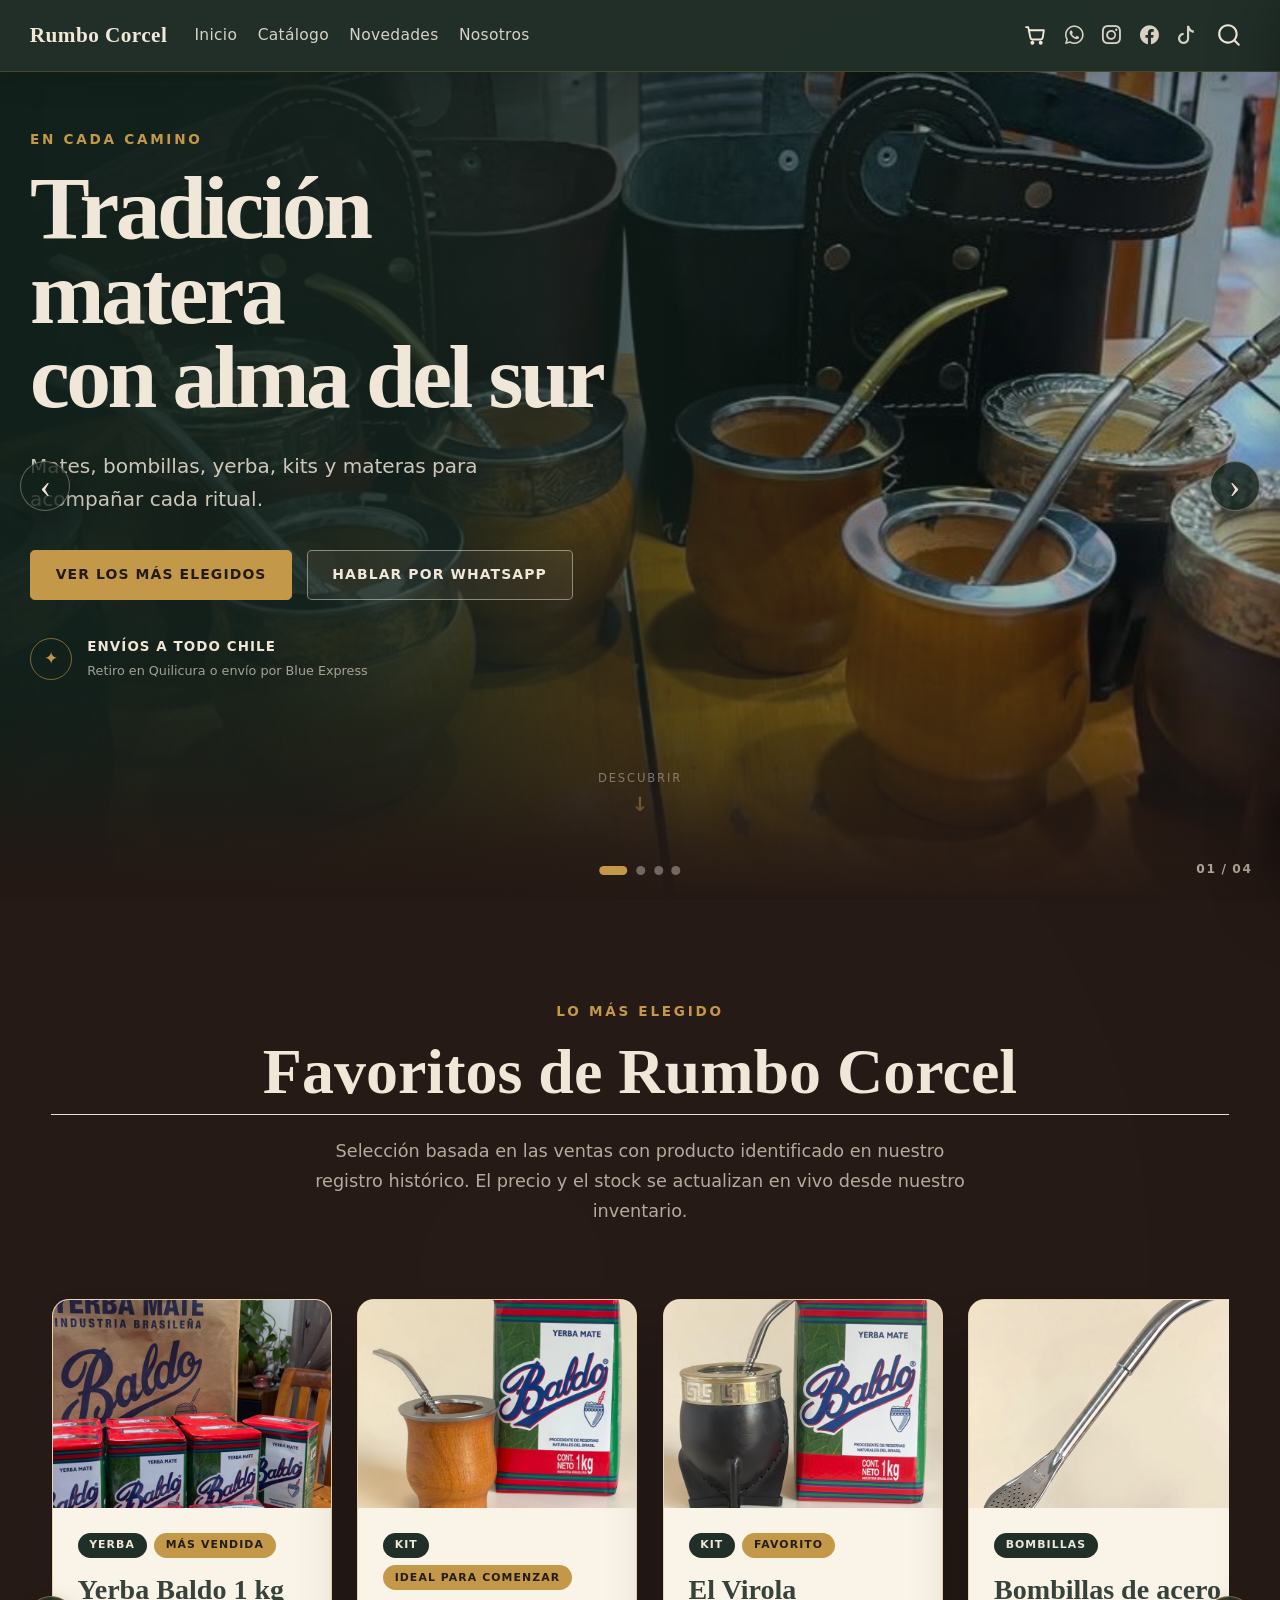
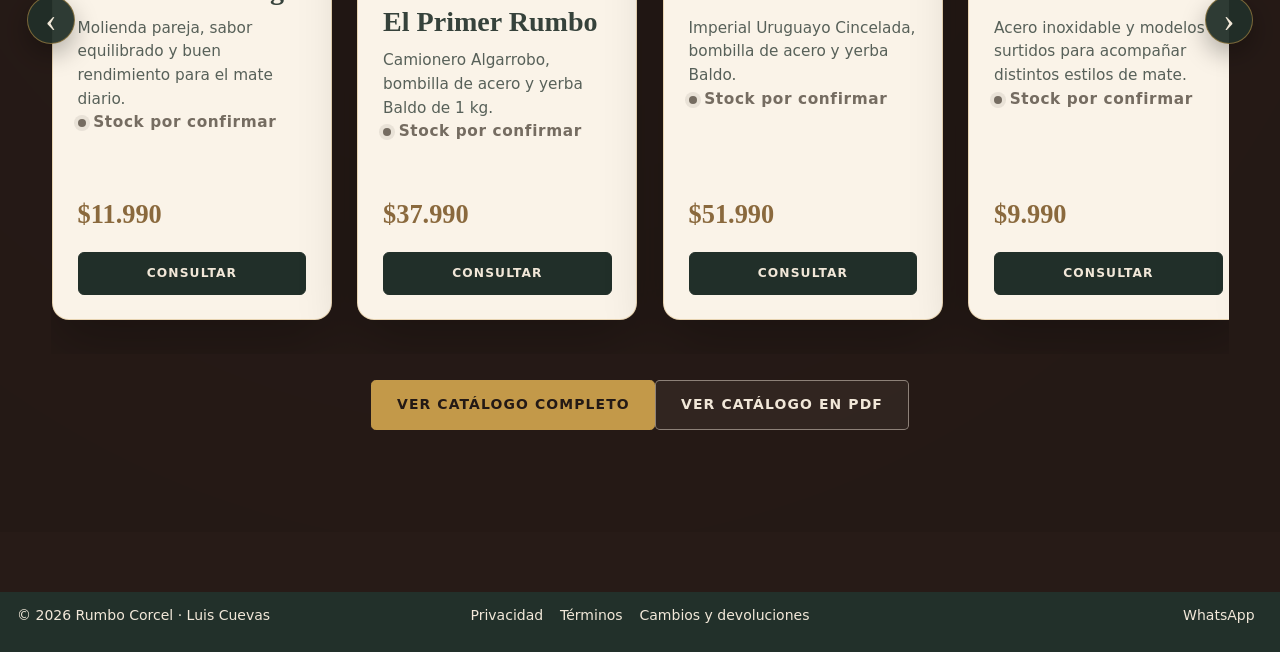
<file: docs/index.html>
<!DOCTYPE html>
<html xmlns="http://www.w3.org/1999/xhtml" lang="es" xml:lang="es"><head>

<meta charset="utf-8">
<meta name="generator" content="quarto-1.9.38">

<meta name="viewport" content="width=device-width, initial-scale=1.0, user-scalable=yes">


<title>Rumbo Corcel</title>
<style>
/* Default styles provided by pandoc.
** See https://pandoc.org/MANUAL.html#variables-for-html for config info.
*/
code{white-space: pre-wrap;}
span.smallcaps{font-variant: small-caps;}
div.columns{display: flex; gap: min(4vw, 1.5em);}
div.column{flex: auto; overflow-x: auto;}
div.hanging-indent{margin-left: 1.5em; text-indent: -1.5em;}
ul.task-list{list-style: none;}
ul.task-list li input[type="checkbox"] {
  width: 0.8em;
  margin: 0 0.8em 0.2em -1em; /* quarto-specific, see https://github.com/quarto-dev/quarto-cli/issues/4556 */ 
  vertical-align: middle;
}
</style>


<script src="site_libs/quarto-nav/quarto-nav.js"></script>
<script src="site_libs/clipboard/clipboard.min.js"></script>
<script src="site_libs/quarto-search/autocomplete.umd.js"></script>
<script src="site_libs/quarto-search/fuse.min.js"></script>
<script src="site_libs/quarto-search/quarto-search.js"></script>
<meta name="quarto:offset" content="./">
<link href="./images/logo.png" rel="icon" type="image/png">
<script src="site_libs/quarto-html/quarto.js" type="module"></script>
<script src="site_libs/quarto-html/tabsets/tabsets.js" type="module"></script>
<script src="site_libs/quarto-html/popper.min.js"></script>
<script src="site_libs/quarto-html/tippy.umd.min.js"></script>
<link href="site_libs/quarto-html/tippy.css" rel="stylesheet">
<link href="site_libs/quarto-html/quarto-syntax-highlighting-15634bcf2e68342d4ad2dfa704d543f6.css" rel="stylesheet" id="quarto-text-highlighting-styles">
<script src="site_libs/bootstrap/bootstrap.min.js"></script>
<link href="site_libs/bootstrap/bootstrap-icons.css" rel="stylesheet">
<link href="site_libs/bootstrap/bootstrap-ba898d8360203e62ab5278dc43308a88.min.css" rel="stylesheet" append-hash="true" id="quarto-bootstrap" data-mode="light">
<script id="quarto-search-options" type="application/json">{
  "location": "navbar",
  "copy-button": false,
  "collapse-after": 3,
  "panel-placement": "end",
  "type": "overlay",
  "limit": 50,
  "keyboard-shortcut": [
    "f",
    "/",
    "s"
  ],
  "show-item-context": false,
  "language": {
    "search-no-results-text": "No se han encontrado resultados",
    "search-matching-documents-text": "documentos encontrados",
    "search-copy-link-title": "Copiar el enlace en la búsqueda",
    "search-hide-matches-text": "Ocultar resultados adicionales",
    "search-more-match-text": "resultado adicional en este documento",
    "search-more-matches-text": "resultados adicionales en este documento",
    "search-clear-button-title": "Borrar",
    "search-text-placeholder": "",
    "search-detached-cancel-button-title": "Cancelar",
    "search-submit-button-title": "Enviar",
    "search-label": "Buscar"
  }
}</script>
<style>html{ scroll-behavior: smooth; }</style>
<!-- Google Analytics 4 - Rumbo Corcel -->

  <script>

  (function () {

    const productionHosts = new Set([

      "rumbocorcel.cl",

      "www.rumbocorcel.cl"

    ]);

    

    /*

      * No registrar las visitas del preview local.

    */

      if (

        !productionHosts.has(

          window.location.hostname

        )

      ) {

        return;

      }

    

    const measurementId =

      "G-YDFK9DP16V";

    

    window.dataLayer =

      window.dataLayer || [];

    

    window.gtag = function () {

      window.dataLayer.push(arguments);

    };

    

    window.gtag(

      "js",

      new Date()

    );

    

    window.gtag(

      "config",

      measurementId

    );

    

    const analyticsScript =

      document.createElement("script");

    

    analyticsScript.async = true;

    

    analyticsScript.src =

      "https://www.googletagmanager.com/gtag/js?id=" +

      encodeURIComponent(

        measurementId

      );

    

    document.head.appendChild(

      analyticsScript

    );

  })();

</script>


<link rel="stylesheet" href="styles.css">
<link rel="stylesheet" href="legal-pages.css">
</head>

<body class="nav-fixed quarto-light">

<div id="quarto-search-results"></div>
  <header id="quarto-header" class="headroom fixed-top">
    <nav class="navbar navbar-expand-lg " data-bs-theme="dark">
      <div class="navbar-container container-fluid">
      <div class="navbar-brand-container mx-auto">
    <a class="navbar-brand" href="./index.html">
    <span class="navbar-title">Rumbo Corcel</span>
    </a>
  </div>
            <div id="quarto-search" class="" title="Buscar"></div>
          <button class="navbar-toggler" type="button" data-bs-toggle="collapse" data-bs-target="#navbarCollapse" aria-controls="navbarCollapse" role="menu" aria-expanded="false" aria-label="Navegación de palanca" onclick="if (window.quartoToggleHeadroom) { window.quartoToggleHeadroom(); }">
  <span class="navbar-toggler-icon"></span>
</button>
          <div class="collapse navbar-collapse" id="navbarCollapse">
            <ul class="navbar-nav navbar-nav-scroll me-auto">
  <li class="nav-item">
    <a class="nav-link active" href="./index.html" aria-current="page"> 
<span class="menu-text">Inicio</span></a>
  </li>  
  <li class="nav-item">
    <a class="nav-link" href="./catalogo.html"> 
<span class="menu-text">Catálogo</span></a>
  </li>  
  <li class="nav-item">
    <a class="nav-link" href="./novedades.html"> 
<span class="menu-text">Novedades</span></a>
  </li>  
  <li class="nav-item">
    <a class="nav-link" href="./nosotros.html"> 
<span class="menu-text">Nosotros</span></a>
  </li>  
</ul>
            <ul class="navbar-nav navbar-nav-scroll ms-auto">
  <li class="nav-item compact">
    <a class="nav-link" href="https://wa.me/message/5PEO6Z2GUZLNP1" target="_blank"> <i class="bi bi-whatsapp" role="img" aria-label="WhatsApp">
</i> 
<span class="menu-text"></span></a>
  </li>  
  <li class="nav-item compact">
    <a class="nav-link" href="https://www.instagram.com/rumbocorcel.mate" rel="noopener noreferrer" target="_blank"> <i class="bi bi-instagram" role="img" aria-label="Instagram">
</i> 
<span class="menu-text"></span></a>
  </li>  
  <li class="nav-item compact">
    <a class="nav-link" href="https://www.facebook.com/profile.php?id=61586241693849" rel="noopener noreferrer" target="_blank"> <i class="bi bi-facebook" role="img" aria-label="Facebook">
</i> 
<span class="menu-text"></span></a>
  </li>  
  <li class="nav-item compact">
    <a class="nav-link" href="https://www.tiktok.com/@rumbo.corcel?_r=1&amp;_t=ZS-98ajOG4A2y7" rel="noopener noreferrer" target="_blank"> <i class="bi bi-tiktok" role="img" aria-label="TikTok">
</i> 
<span class="menu-text"></span></a>
  </li>  
</ul>
          </div> <!-- /navcollapse -->
            <div class="quarto-navbar-tools">
</div>
      </div> <!-- /container-fluid -->
    </nav>
</header>
<!-- content -->
<div id="quarto-content" class="quarto-container page-columns page-rows-contents page-layout-full page-navbar">
<!-- sidebar -->
<!-- margin-sidebar -->
    
<!-- main -->
<main class="content column-page" id="quarto-document-content">

<header id="title-block-header" class="quarto-title-block default">
<div class="quarto-title">
<h1 class="title">Rumbo Corcel</h1>
</div>



<div class="quarto-title-meta column-page">

    
  
    
  </div>
  


</header>


<section class="hero-section home-carousel" id="inicio" data-home-carousel="" aria-roledescription="carrusel" aria-label="Portada y novedades de Rumbo Corcel">

  <div class="home-carousel-viewport">
    <div class="home-carousel-track" data-home-carousel-track="">

      <article class="home-slide home-slide-cover" data-home-slide="" aria-label="1 de 4">

        <div class="hero-background" aria-hidden="true"></div>
        <div class="hero-overlay" aria-hidden="true"></div>

        <div class="hero-inner">
          <div class="hero-content">

            <p class="hero-eyebrow">EN CADA CAMINO</p>

            <h1>
              Tradición matera<br>
              con alma del sur
            </h1>

            <p class="hero-description">
              Mates, bombillas, yerba, kits y materas para acompañar cada ritual.
            </p>

            <div class="hero-buttons">

              <a href="#productos" class="button button-primary">
                Ver los más elegidos
              </a>

              <a href="https://wa.me/message/5PEO6Z2GUZLNP1" class="button button-secondary" target="_blank" rel="noopener noreferrer">
                Hablar por WhatsApp
              </a>

            </div>

            <div class="hero-shipping">
              <span class="shipping-icon">✦</span>

              <div>
                <strong>Envíos a todo Chile</strong>
                <small>Retiro en Quilicura o envío por Blue Express</small>
              </div>
            </div>

          </div>
        </div>

        <a href="#productos" class="hero-scroll" aria-label="Bajar a productos destacados">
          <span>Descubrir</span>
          <strong>↓</strong>
        </a>

      </article>

      <article class="home-slide home-slide-novedad" data-home-slide="" aria-label="2 de 4">
        <div class="home-novedad-inner">

          <div class="home-novedad-copy">
            <p class="home-novedad-kicker">MITOS DEL MATE</p>
            <h2>¿El mate da cáncer?</h2>
            <p>
              La respuesta no está en la yerba, sino en cómo entendemos la temperatura.
              Revisa esta guía visual y conoce el contexto detrás del mito.
            </p>
            <div class="home-novedad-actions">
              <a href="novedad-mate-cancer.html" class="button button-primary" data-novedad-open="" data-home-slide-index="1">
                Abrir publicación
              </a>
              <a href="novedades.html" class="home-novedad-secondary">
                Ver todas las novedades
              </a>
            </div>
          </div>

          <a href="novedad-mate-cancer.html" class="home-novedad-cover" data-novedad-open="" data-home-slide-index="1" aria-label="Abrir publicación sobre el mate y el cáncer">
            <img src="images/novedades/mate-cancer/portada.png" alt="Portada de la publicación El mate da cáncer">
            <span>Leer publicación completa →</span>
          </a>

        </div>
      </article>

      <article class="home-slide home-slide-novedad" data-home-slide="" aria-label="3 de 4">
        <div class="home-novedad-inner">

          <div class="home-novedad-copy">
            <p class="home-novedad-kicker">GUÍA MATERA</p>
            <h2>¿Calabaza o acero inoxidable?</h2>
            <p>
              Tradición, sabor, practicidad y limpieza. Compara ambos materiales y
              descubre cuál se adapta mejor a tu forma de tomar mate.
            </p>
            <div class="home-novedad-actions">
              <a href="novedad-calabaza-acero.html" class="button button-primary" data-novedad-open="" data-home-slide-index="2">
                Ver comparación
              </a>
              <a href="novedades.html" class="home-novedad-secondary">
                Ver todas las novedades
              </a>
            </div>
          </div>

          <a href="novedad-calabaza-acero.html" class="home-novedad-cover" data-novedad-open="" data-home-slide-index="2" aria-label="Abrir comparación entre mate de calabaza y acero inoxidable">
            <img src="images/novedades/calabaza-acero/portada.png" alt="Portada Calabaza o Acero Inoxidable">
            <span>Leer publicación completa →</span>
          </a>

        </div>
      </article>

      <article class="home-slide home-slide-novedad" data-home-slide="" aria-label="4 de 4">
        <div class="home-novedad-inner">

          <div class="home-novedad-copy">
            <p class="home-novedad-kicker">RITUAL MATERO</p>
            <h2>¿Sigues tomando mate por costumbre?</h2>
            <p>
              Hay rituales que permanecen porque se sienten bien. Descubre algunas
              razones para seguir haciendo una pausa con tu mate.
            </p>
            <div class="home-novedad-actions">
              <a href="novedad-mate-costumbre.html" class="button button-primary" data-novedad-open="" data-home-slide-index="3">
                Descubrir razones
              </a>
              <a href="novedades.html" class="home-novedad-secondary">
                Ver todas las novedades
              </a>
            </div>
          </div>

          <a href="novedad-mate-costumbre.html" class="home-novedad-cover" data-novedad-open="" data-home-slide-index="3" aria-label="Abrir publicación sobre tomar mate por costumbre">
            <img src="images/novedades/mate-costumbre/portada.png" alt="Portada Sigues tomando mate por costumbre">
            <span>Leer publicación completa →</span>
          </a>

        </div>
      </article>

    </div>
  </div>

  <button class="home-carousel-arrow home-carousel-prev" type="button" aria-label="Ver elemento anterior">
    ‹
  </button>

  <button class="home-carousel-arrow home-carousel-next" type="button" aria-label="Ver elemento siguiente">
    ›
  </button>

  <div class="home-carousel-dots" role="tablist" aria-label="Seleccionar contenido">
    <button type="button" data-home-dot="0" aria-label="Ver portada" aria-selected="true"></button>
    <button type="button" data-home-dot="1" aria-label="Ver El mate da cáncer" aria-selected="false"></button>
    <button type="button" data-home-dot="2" aria-label="Ver Calabaza o acero" aria-selected="false"></button>
    <button type="button" data-home-dot="3" aria-label="Ver Mate por costumbre" aria-selected="false"></button>
  </div>

  <div class="home-carousel-counter" aria-live="polite">
    <span data-home-current="">01</span>
    <span aria-hidden="true">/</span>
    <span>04</span>
  </div>

</section>

<section id="productos" class="leather-section featured-section">

  <div class="section-container">

    <p class="section-eyebrow">LO MÁS ELEGIDO</p>

    <h2>Favoritos de Rumbo Corcel</h2>

    <p class="section-introduction">
      Selección basada en las ventas con producto identificado en nuestro registro histórico.
      El precio y el stock se actualizan en vivo desde nuestro inventario.
    </p>

    <div class="product-carousel" data-carousel="">

      <button class="carousel-arrow carousel-arrow-left" type="button" aria-label="Ver productos anteriores">
        ‹
      </button>

      <div class="product-track">

        <!-- 1. Producto con más ventas identificadas -->
        <article class="featured-card" data-product-sku="YERB-001">

          <div class="featured-media">
            <img src="images/productos/nuevas/YERB-001.jpg" alt="Yerba Baldo de un kilogramo" loading="lazy">
            <div class="image-placeholder">
              <strong>Rumbo Corcel</strong>
              <small>Foto próximamente</small>
            </div>
          </div>

          <div class="featured-body">

            <div class="featured-labels">
              <span class="product-category">Yerba</span>
              <span class="product-badge">Más vendida</span>
            </div>

            <h3>Yerba Baldo 1 kg</h3>

            <p>
              Molienda pareja, sabor equilibrado y buen rendimiento para el mate diario.
            </p>

            <p class="stock-status is-loading" data-stock-status="" aria-live="polite">
              Consultando stock…
            </p>

            <strong class="featured-price">$11.990</strong>

            <a href="https://wa.me/message/5PEO6Z2GUZLNP1" class="product-cta" target="_blank" rel="noopener noreferrer">
              Consultar
            </a>

          </div>

        </article>

        <!-- 2. Kit vendido y registrado -->
        <article class="featured-card" data-product-sku="KIT-001">

          <div class="featured-media">
            <img src="images/productos/nuevas/KIT-001.jpg" alt="Kit El Primer Rumbo con mate, bombilla y yerba Baldo" loading="lazy">
            <div class="image-placeholder">
              <strong>Rumbo Corcel</strong>
              <small>Foto próximamente</small>
            </div>
          </div>

          <div class="featured-body">

            <div class="featured-labels">
              <span class="product-category">Kit</span>
              <span class="product-badge">Ideal para comenzar</span>
            </div>

            <h3>El Primer Rumbo</h3>

            <p>
              Camionero Algarrobo, bombilla de acero y yerba Baldo de 1 kg.
            </p>

            <p class="stock-status is-loading" data-stock-status="" aria-live="polite">
              Consultando stock…
            </p>

            <strong class="featured-price">$37.990</strong>

            <a href="https://wa.me/message/5PEO6Z2GUZLNP1" class="product-cta" target="_blank" rel="noopener noreferrer">
              Consultar
            </a>

          </div>

        </article>

        <!-- 3. Kit vendido y registrado -->
        <article class="featured-card" data-product-sku="KIT-002">

          <div class="featured-media">
            <img src="images/productos/nuevas/KIT-002.jpg" alt="Kit El Virola con mate, bombilla y yerba Baldo" loading="lazy">
            <div class="image-placeholder">
              <strong>Rumbo Corcel</strong>
              <small>Foto próximamente</small>
            </div>
          </div>

          <div class="featured-body">

            <div class="featured-labels">
              <span class="product-category">Kit</span>
              <span class="product-badge">Favorito</span>
            </div>

            <h3>El Virola</h3>

            <p>
              Imperial Uruguayo Cincelada, bombilla de acero y yerba Baldo.
            </p>

            <p class="stock-status is-loading" data-stock-status="" aria-live="polite">
              Consultando stock…
            </p>

            <strong class="featured-price">$51.990</strong>

            <a href="https://wa.me/message/5PEO6Z2GUZLNP1" class="product-cta" target="_blank" rel="noopener noreferrer">
              Consultar
            </a>

          </div>

        </article>

        <!-- 4. Venta individual registrada y componente de kits -->
        <article class="featured-card" data-product-sku="BOMB-001">

          <div class="featured-media">
            <img src="images/productos/nuevas/BOMB-001 (1).png" alt="Bombillas de acero inoxidable surtidas" loading="lazy">
            <div class="image-placeholder">
              <strong>Rumbo Corcel</strong>
              <small>Foto próximamente</small>
            </div>
          </div>

          <div class="featured-body">

            <div class="featured-labels">
              <span class="product-category">Bombillas</span>
            </div>

            <h3>Bombillas de acero</h3>

            <p>
              Acero inoxidable y modelos surtidos para acompañar distintos estilos de mate.
            </p>

            <p class="stock-status is-loading" data-stock-status="" aria-live="polite">
              Consultando stock…
            </p>

            <strong class="featured-price">$9.990</strong>

            <a href="https://wa.me/message/5PEO6Z2GUZLNP1" class="product-cta" target="_blank" rel="noopener noreferrer">
              Consultar
            </a>

          </div>

        </article>

        <!-- 5. Mate con venta identificada -->
        <article class="featured-card" data-product-sku="MATE-005">

          <div class="featured-media">
            <img src="images/productos/nuevas/MATE-005 (2).jpg" alt="Mate Imperial Uruguayo Alpaca Cincelada" loading="lazy">
            <div class="image-placeholder">
              <strong>Rumbo Corcel</strong>
              <small>Foto próximamente</small>
            </div>
          </div>

          <div class="featured-body">

            <div class="featured-labels">
              <span class="product-category">Mate</span>
              <span class="product-badge">Pieza única</span>
            </div>

            <h3>Imperial Uruguayo Cincelada</h3>

            <p>
              Calabaza forrada en cuero, con virola de alpaca cincelada a mano.
            </p>

            <p class="stock-status is-loading" data-stock-status="" aria-live="polite">
              Consultando stock…
            </p>

            <strong class="featured-price">$39.990</strong>

            <a href="https://wa.me/message/5PEO6Z2GUZLNP1" class="product-cta" target="_blank" rel="noopener noreferrer">
              Consultar
            </a>

          </div>

        </article>

      </div>

      <button class="carousel-arrow carousel-arrow-right" type="button" aria-label="Ver productos siguientes">
        ›
      </button>

    </div>

    <div class="featured-footer">

      <a href="catalogo.html" class="button button-primary">
        Ver catálogo completo
      </a>

      <a href="documentos/catalogo-rumbo-corcel-2026.pdf" class="button button-secondary" target="_blank" rel="noopener noreferrer">
        Ver catálogo en PDF
      </a>

    </div>

  </div>

</section>



</main> <!-- /main -->
<link rel="stylesheet" href="checkout.css?v=20260728-20">



<script src="https://challenges.cloudflare.com/turnstile/v0/api.js?render=explicit" defer="">

</script>



<script src="script.js?v=20260803-040" defer="">

</script>



<script src="cart.js?v=20260803-040" defer="">

</script>



<script src="checkout.js?v=20260803-040" defer="">

</script>
<script id="quarto-html-after-body" type="application/javascript">
  window.document.addEventListener("DOMContentLoaded", function (event) {
    const isCodeAnnotation = (el) => {
      for (const clz of el.classList) {
        if (clz.startsWith('code-annotation-')) {                     
          return true;
        }
      }
      return false;
    }
    const onCopySuccess = function(e) {
      // button target
      const button = e.trigger;
      // don't keep focus
      button.blur();
      // flash "checked"
      button.classList.add('code-copy-button-checked');
      var currentTitle = button.getAttribute("title");
      button.setAttribute("title", "Copiado");
      let tooltip;
      if (window.bootstrap) {
        button.setAttribute("data-bs-toggle", "tooltip");
        button.setAttribute("data-bs-placement", "left");
        button.setAttribute("data-bs-title", "Copiado");
        tooltip = new bootstrap.Tooltip(button, 
          { trigger: "manual", 
            customClass: "code-copy-button-tooltip",
            offset: [0, -8]});
        tooltip.show();    
      }
      setTimeout(function() {
        if (tooltip) {
          tooltip.hide();
          button.removeAttribute("data-bs-title");
          button.removeAttribute("data-bs-toggle");
          button.removeAttribute("data-bs-placement");
        }
        button.setAttribute("title", currentTitle);
        button.classList.remove('code-copy-button-checked');
      }, 1000);
      // clear code selection
      e.clearSelection();
    }
    const getTextToCopy = function(trigger) {
      const outerScaffold = trigger.parentElement.cloneNode(true);
      const codeEl = outerScaffold.querySelector('code');
      for (const childEl of codeEl.children) {
        if (isCodeAnnotation(childEl)) {
          childEl.remove();
        }
      }
      return codeEl.innerText;
    }
    const clipboard = new window.ClipboardJS('.code-copy-button:not([data-in-quarto-modal])', {
      text: getTextToCopy
    });
    clipboard.on('success', onCopySuccess);
    if (window.document.getElementById('quarto-embedded-source-code-modal')) {
      const clipboardModal = new window.ClipboardJS('.code-copy-button[data-in-quarto-modal]', {
        text: getTextToCopy,
        container: window.document.getElementById('quarto-embedded-source-code-modal')
      });
      clipboardModal.on('success', onCopySuccess);
    }
      var localhostRegex = new RegExp(/^(?:http|https):\/\/localhost\:?[0-9]*\//);
      var mailtoRegex = new RegExp(/^mailto:/);
        var filterRegex = new RegExp('/' + window.location.host + '/');
      var isInternal = (href) => {
          return filterRegex.test(href) || localhostRegex.test(href) || mailtoRegex.test(href);
      }
      // Inspect non-navigation links and adorn them if external
     var links = window.document.querySelectorAll('a[href]:not(.nav-link):not(.navbar-brand):not(.toc-action):not(.sidebar-link):not(.sidebar-item-toggle):not(.pagination-link):not(.no-external):not([aria-hidden]):not(.dropdown-item):not(.quarto-navigation-tool):not(.about-link)');
      for (var i=0; i<links.length; i++) {
        const link = links[i];
        if (!isInternal(link.href)) {
          // undo the damage that might have been done by quarto-nav.js in the case of
          // links that we want to consider external
          if (link.dataset.originalHref !== undefined) {
            link.href = link.dataset.originalHref;
          }
        }
      }
    function tippyHover(el, contentFn, onTriggerFn, onUntriggerFn) {
      const config = {
        allowHTML: true,
        maxWidth: 500,
        delay: 100,
        arrow: false,
        appendTo: function(el) {
            return el.parentElement;
        },
        interactive: true,
        interactiveBorder: 10,
        theme: 'quarto',
        placement: 'bottom-start',
      };
      if (contentFn) {
        config.content = contentFn;
      }
      if (onTriggerFn) {
        config.onTrigger = onTriggerFn;
      }
      if (onUntriggerFn) {
        config.onUntrigger = onUntriggerFn;
      }
      window.tippy(el, config); 
    }
    const noterefs = window.document.querySelectorAll('a[role="doc-noteref"]');
    for (var i=0; i<noterefs.length; i++) {
      const ref = noterefs[i];
      tippyHover(ref, function() {
        // use id or data attribute instead here
        let href = ref.getAttribute('data-footnote-href') || ref.getAttribute('href');
        try { href = new URL(href).hash; } catch {}
        const id = href.replace(/^#\/?/, "");
        const note = window.document.getElementById(id);
        if (note) {
          return note.innerHTML;
        } else {
          return "";
        }
      });
    }
    const xrefs = window.document.querySelectorAll('a.quarto-xref');
    const processXRef = (id, note) => {
      // Strip column container classes
      const stripColumnClz = (el) => {
        el.classList.remove("page-full", "page-columns");
        if (el.children) {
          for (const child of el.children) {
            stripColumnClz(child);
          }
        }
      }
      stripColumnClz(note)
      if (id === null || id.startsWith('sec-')) {
        // Special case sections, only their first couple elements
        const container = document.createElement("div");
        if (note.children && note.children.length > 2) {
          container.appendChild(note.children[0].cloneNode(true));
          for (let i = 1; i < note.children.length; i++) {
            const child = note.children[i];
            if (child.tagName === "P" && child.innerText === "") {
              continue;
            } else {
              container.appendChild(child.cloneNode(true));
              break;
            }
          }
          if (window.Quarto?.typesetMath) {
            window.Quarto.typesetMath(container);
          }
          return container.innerHTML
        } else {
          if (window.Quarto?.typesetMath) {
            window.Quarto.typesetMath(note);
          }
          return note.innerHTML;
        }
      } else {
        // Remove any anchor links if they are present
        const anchorLink = note.querySelector('a.anchorjs-link');
        if (anchorLink) {
          anchorLink.remove();
        }
        if (window.Quarto?.typesetMath) {
          window.Quarto.typesetMath(note);
        }
        if (note.classList.contains("callout")) {
          return note.outerHTML;
        } else {
          return note.innerHTML;
        }
      }
    }
    for (var i=0; i<xrefs.length; i++) {
      const xref = xrefs[i];
      tippyHover(xref, undefined, function(instance) {
        instance.disable();
        let url = xref.getAttribute('href');
        let hash = undefined; 
        if (url.startsWith('#')) {
          hash = url;
        } else {
          try { hash = new URL(url).hash; } catch {}
        }
        if (hash) {
          const id = hash.replace(/^#\/?/, "");
          const note = window.document.getElementById(id);
          if (note !== null) {
            try {
              const html = processXRef(id, note.cloneNode(true));
              instance.setContent(html);
            } finally {
              instance.enable();
              instance.show();
            }
          } else {
            // See if we can fetch this
            fetch(url.split('#')[0])
            .then(res => res.text())
            .then(html => {
              const parser = new DOMParser();
              const htmlDoc = parser.parseFromString(html, "text/html");
              const note = htmlDoc.getElementById(id);
              if (note !== null) {
                const html = processXRef(id, note);
                instance.setContent(html);
              } 
            }).finally(() => {
              instance.enable();
              instance.show();
            });
          }
        } else {
          // See if we can fetch a full url (with no hash to target)
          // This is a special case and we should probably do some content thinning / targeting
          fetch(url)
          .then(res => res.text())
          .then(html => {
            const parser = new DOMParser();
            const htmlDoc = parser.parseFromString(html, "text/html");
            const note = htmlDoc.querySelector('main.content');
            if (note !== null) {
              // This should only happen for chapter cross references
              // (since there is no id in the URL)
              // remove the first header
              if (note.children.length > 0 && note.children[0].tagName === "HEADER") {
                note.children[0].remove();
              }
              const html = processXRef(null, note);
              instance.setContent(html);
            } 
          }).finally(() => {
            instance.enable();
            instance.show();
          });
        }
      }, function(instance) {
      });
    }
        let selectedAnnoteEl;
        const selectorForAnnotation = ( cell, annotation) => {
          let cellAttr = 'data-code-cell="' + cell + '"';
          let lineAttr = 'data-code-annotation="' +  annotation + '"';
          const selector = 'span[' + cellAttr + '][' + lineAttr + ']';
          return selector;
        }
        const selectCodeLines = (annoteEl) => {
          const doc = window.document;
          const targetCell = annoteEl.getAttribute("data-target-cell");
          const targetAnnotation = annoteEl.getAttribute("data-target-annotation");
          const annoteSpan = window.document.querySelector(selectorForAnnotation(targetCell, targetAnnotation));
          const lines = annoteSpan.getAttribute("data-code-lines").split(",");
          const lineIds = lines.map((line) => {
            return targetCell + "-" + line;
          })
          let top = null;
          let height = null;
          let parent = null;
          if (lineIds.length > 0) {
              //compute the position of the single el (top and bottom and make a div)
              const el = window.document.getElementById(lineIds[0]);
              top = el.offsetTop;
              height = el.offsetHeight;
              parent = el.parentElement.parentElement;
            if (lineIds.length > 1) {
              const lastEl = window.document.getElementById(lineIds[lineIds.length - 1]);
              const bottom = lastEl.offsetTop + lastEl.offsetHeight;
              height = bottom - top;
            }
            if (top !== null && height !== null && parent !== null) {
              // cook up a div (if necessary) and position it 
              let div = window.document.getElementById("code-annotation-line-highlight");
              if (div === null) {
                div = window.document.createElement("div");
                div.setAttribute("id", "code-annotation-line-highlight");
                div.style.position = 'absolute';
                parent.appendChild(div);
              }
              div.style.top = top - 2 + "px";
              div.style.height = height + 4 + "px";
              div.style.left = 0;
              let gutterDiv = window.document.getElementById("code-annotation-line-highlight-gutter");
              if (gutterDiv === null) {
                gutterDiv = window.document.createElement("div");
                gutterDiv.setAttribute("id", "code-annotation-line-highlight-gutter");
                gutterDiv.style.position = 'absolute';
                const codeCell = window.document.getElementById(targetCell);
                const gutter = codeCell.querySelector('.code-annotation-gutter');
                gutter.appendChild(gutterDiv);
              }
              gutterDiv.style.top = top - 2 + "px";
              gutterDiv.style.height = height + 4 + "px";
            }
            selectedAnnoteEl = annoteEl;
          }
        };
        const unselectCodeLines = () => {
          const elementsIds = ["code-annotation-line-highlight", "code-annotation-line-highlight-gutter"];
          elementsIds.forEach((elId) => {
            const div = window.document.getElementById(elId);
            if (div) {
              div.remove();
            }
          });
          selectedAnnoteEl = undefined;
        };
          // Handle positioning of the toggle
      window.addEventListener(
        "resize",
        throttle(() => {
          elRect = undefined;
          if (selectedAnnoteEl) {
            selectCodeLines(selectedAnnoteEl);
          }
        }, 10)
      );
      function throttle(fn, ms) {
      let throttle = false;
      let timer;
        return (...args) => {
          if(!throttle) { // first call gets through
              fn.apply(this, args);
              throttle = true;
          } else { // all the others get throttled
              if(timer) clearTimeout(timer); // cancel #2
              timer = setTimeout(() => {
                fn.apply(this, args);
                timer = throttle = false;
              }, ms);
          }
        };
      }
        // Attach click handler to the DT
        const annoteDls = window.document.querySelectorAll('dt[data-target-cell]');
        for (const annoteDlNode of annoteDls) {
          annoteDlNode.addEventListener('click', (event) => {
            const clickedEl = event.target;
            if (clickedEl !== selectedAnnoteEl) {
              unselectCodeLines();
              const activeEl = window.document.querySelector('dt[data-target-cell].code-annotation-active');
              if (activeEl) {
                activeEl.classList.remove('code-annotation-active');
              }
              selectCodeLines(clickedEl);
              clickedEl.classList.add('code-annotation-active');
            } else {
              // Unselect the line
              unselectCodeLines();
              clickedEl.classList.remove('code-annotation-active');
            }
          });
        }
    const findCites = (el) => {
      const parentEl = el.parentElement;
      if (parentEl) {
        const cites = parentEl.dataset.cites;
        if (cites) {
          return {
            el,
            cites: cites.split(' ')
          };
        } else {
          return findCites(el.parentElement)
        }
      } else {
        return undefined;
      }
    };
    var bibliorefs = window.document.querySelectorAll('a[role="doc-biblioref"]');
    for (var i=0; i<bibliorefs.length; i++) {
      const ref = bibliorefs[i];
      const citeInfo = findCites(ref);
      if (citeInfo) {
        tippyHover(citeInfo.el, function() {
          var popup = window.document.createElement('div');
          citeInfo.cites.forEach(function(cite) {
            var citeDiv = window.document.createElement('div');
            citeDiv.classList.add('hanging-indent');
            citeDiv.classList.add('csl-entry');
            var biblioDiv = window.document.getElementById('ref-' + cite);
            if (biblioDiv) {
              citeDiv.innerHTML = biblioDiv.innerHTML;
            }
            popup.appendChild(citeDiv);
          });
          return popup.innerHTML;
        });
      }
    }
  });
  </script>
</div> <!-- /content -->
<footer class="footer">
  <div class="nav-footer">
    <div class="nav-footer-left">
<p>© 2026 Rumbo Corcel · Luis Cuevas</p>
</div>   
    <div class="nav-footer-center">
      <ul class="footer-items list-unstyled">
    <li class="nav-item">
    <a class="nav-link" href="./politica-privacidad.html">
<p>Privacidad</p>
</a>
  </li>  
    <li class="nav-item">
    <a class="nav-link" href="./terminos-condiciones.html">
<p>Términos</p>
</a>
  </li>  
    <li class="nav-item">
    <a class="nav-link" href="./cambios-devoluciones.html">
<p>Cambios y devoluciones</p>
</a>
  </li>  
</ul>
    </div>
    <div class="nav-footer-right">
      <ul class="footer-items list-unstyled">
    <li class="nav-item">
    <a class="nav-link" href="https://wa.me/message/5PEO6Z2GUZLNP1">
<p>WhatsApp</p>
</a>
  </li>  
</ul>
    </div>
  </div>
</footer>




<script src="site_libs/quarto-html/zenscroll-min.js"></script>
</body></html>
</file>
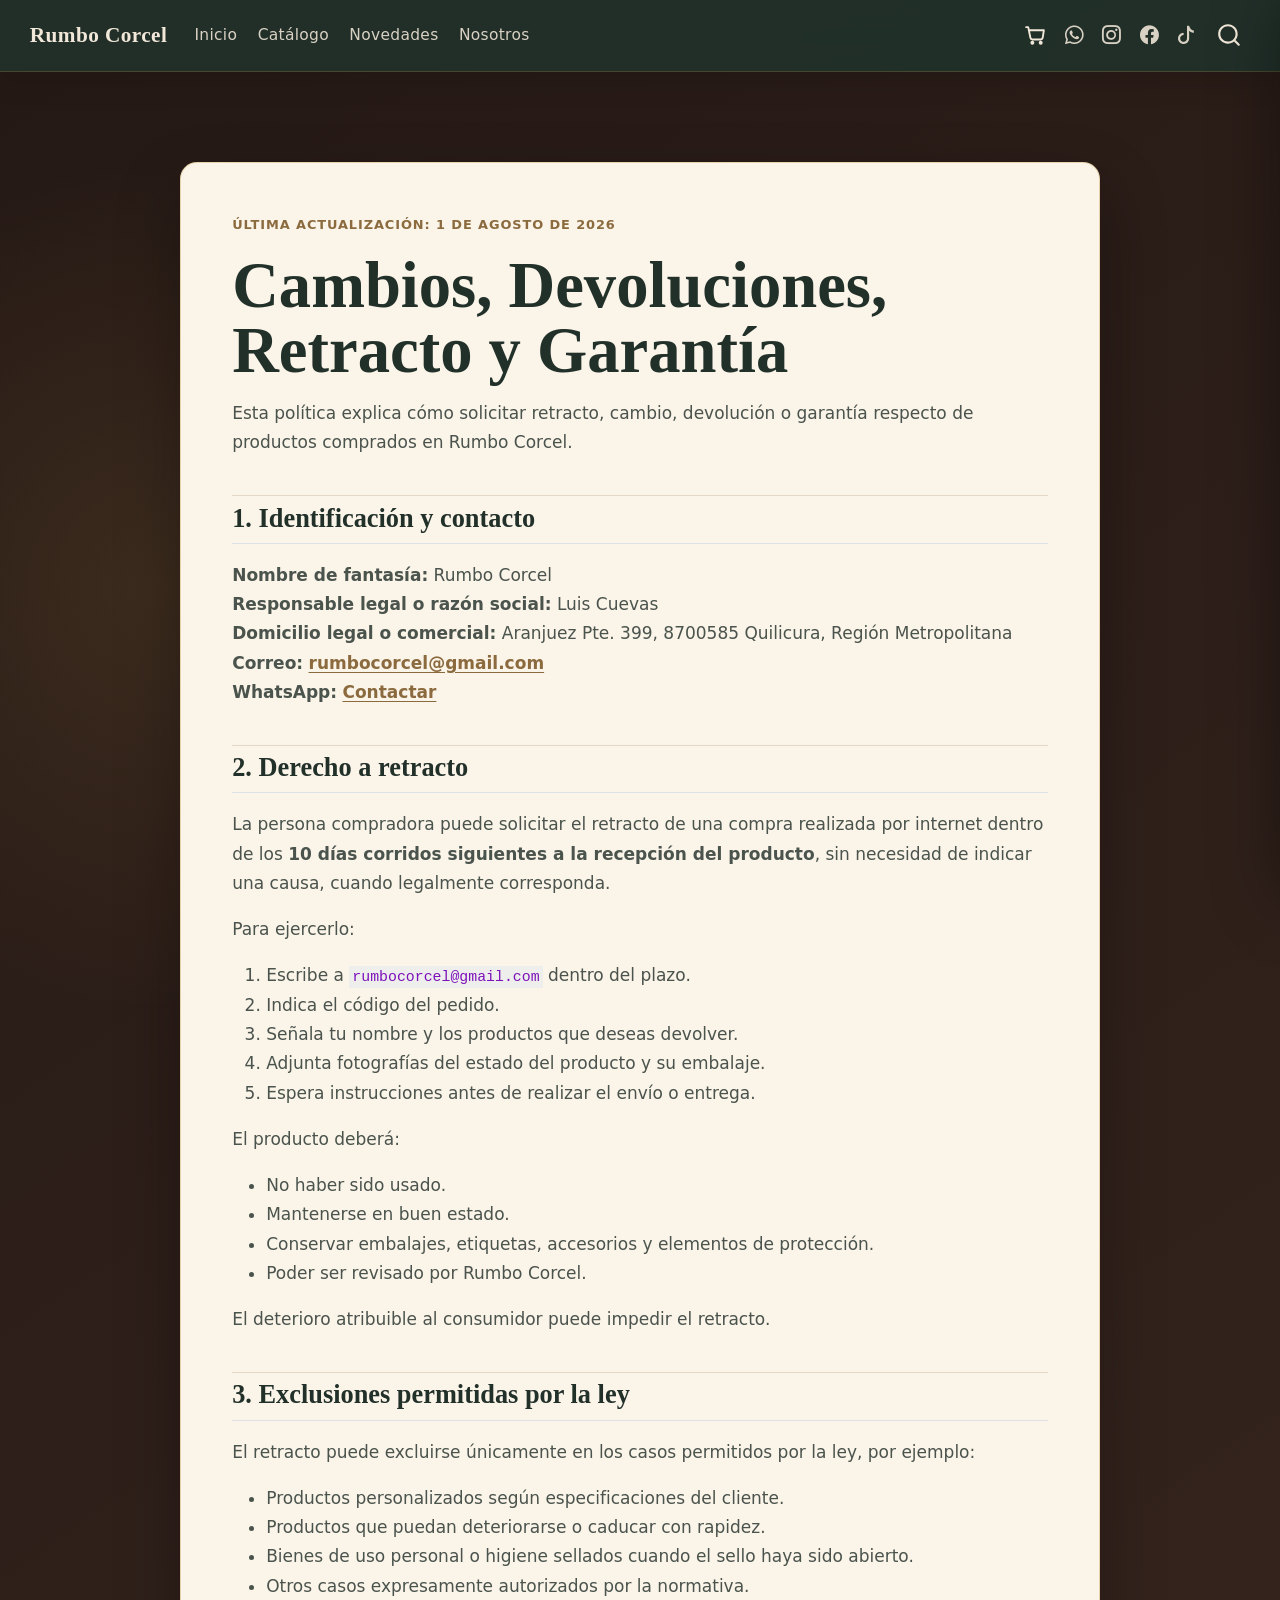
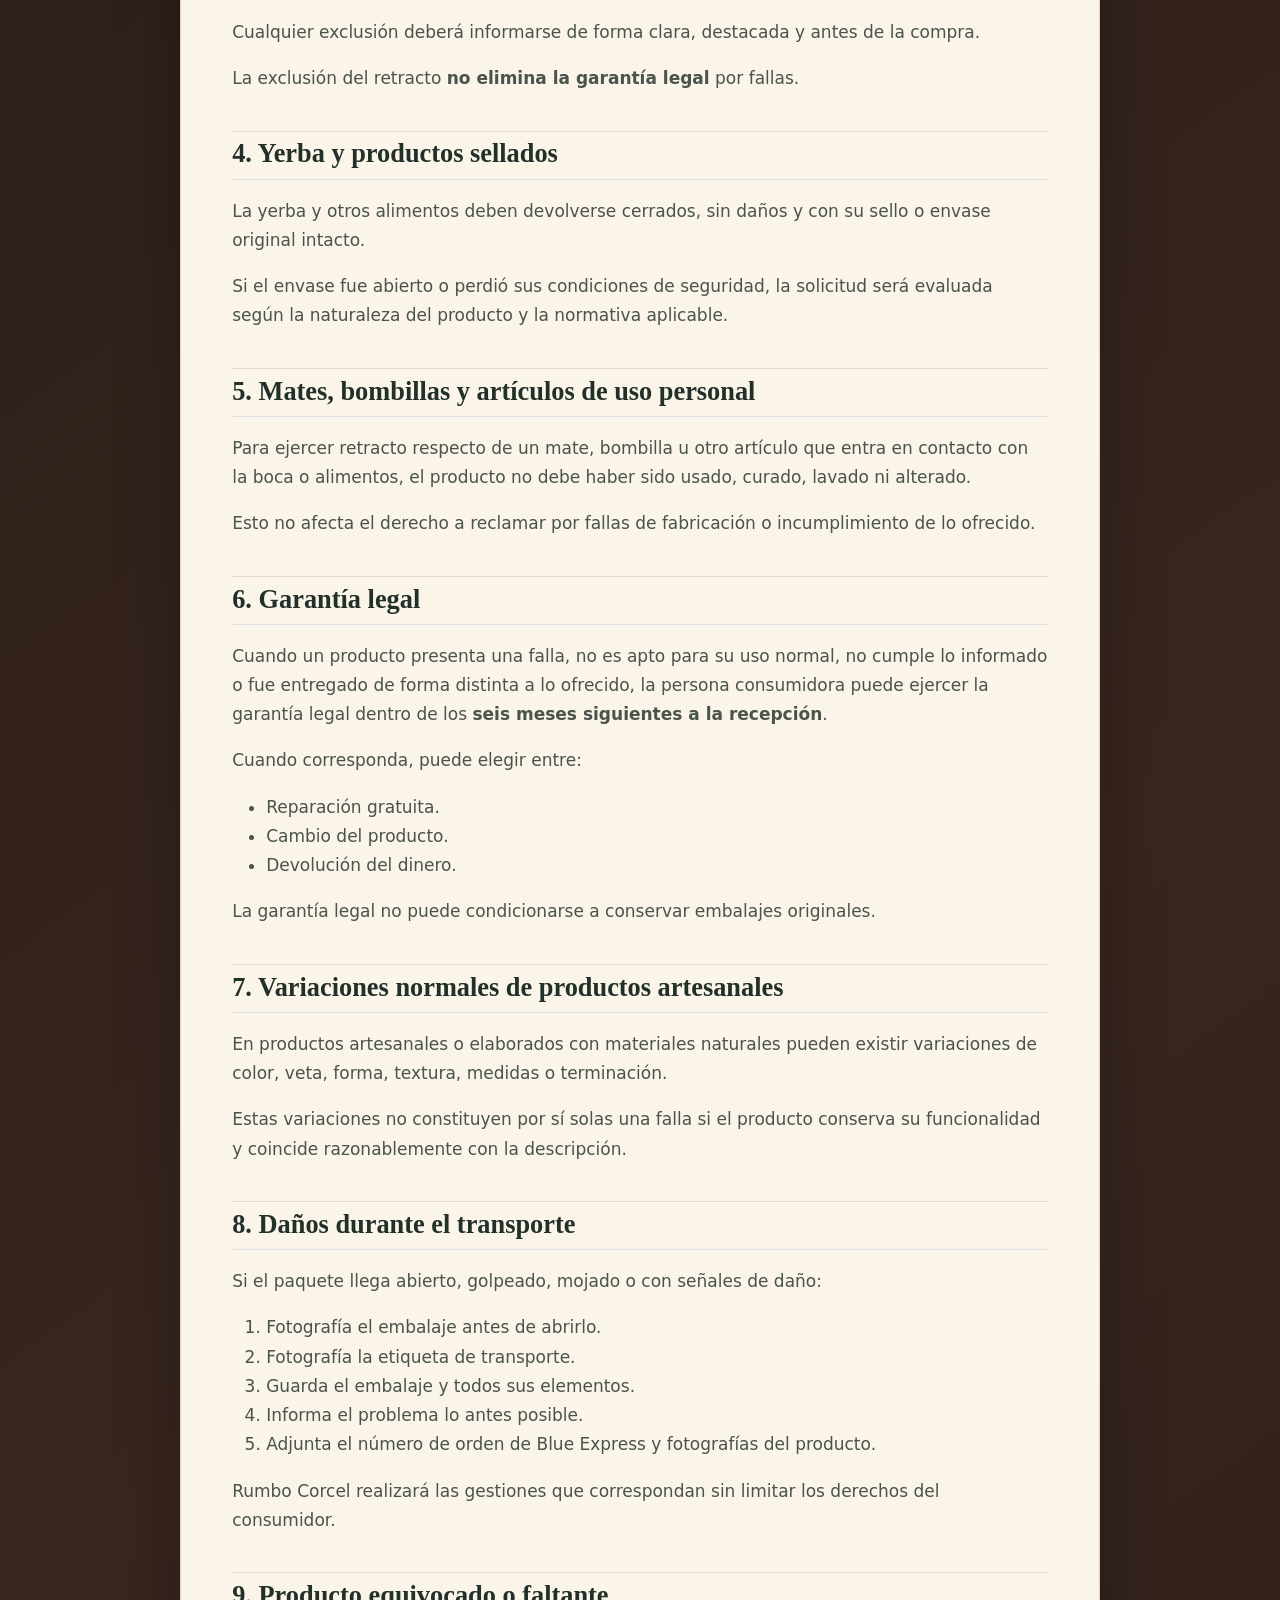
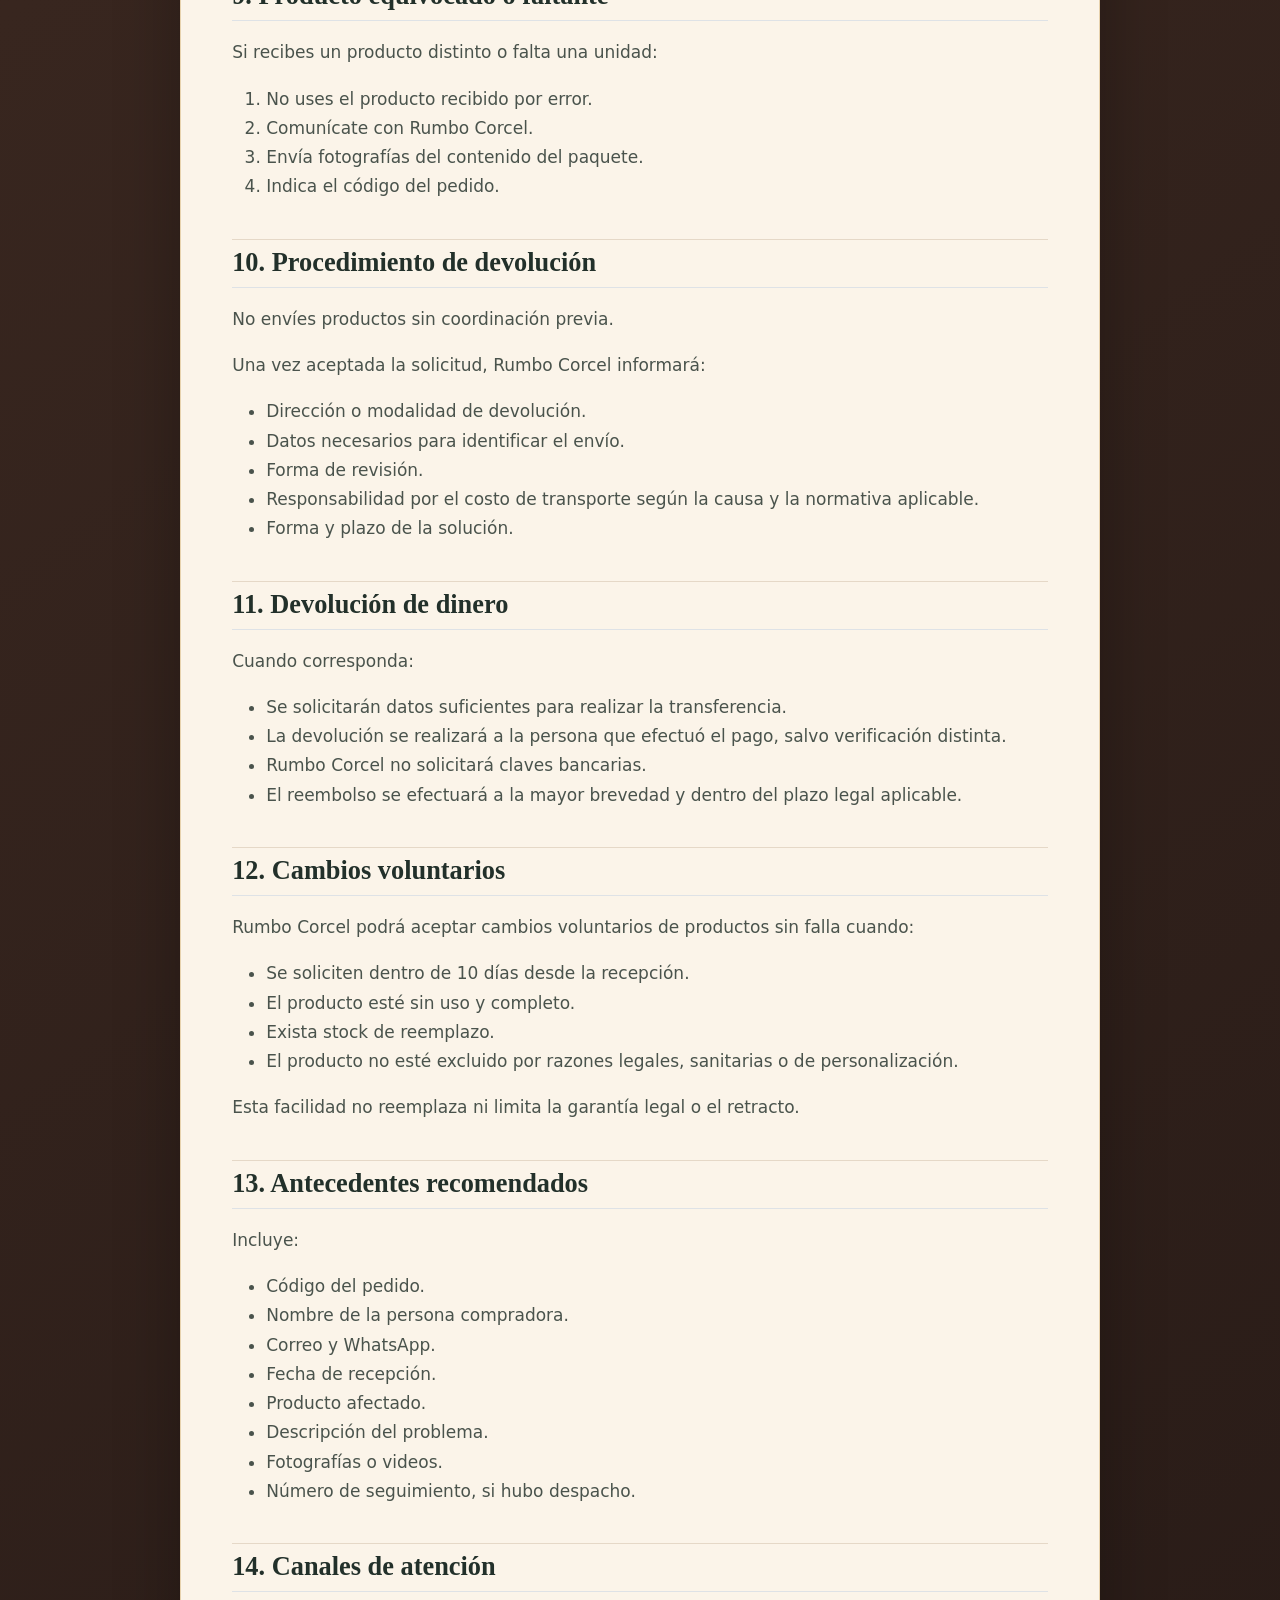
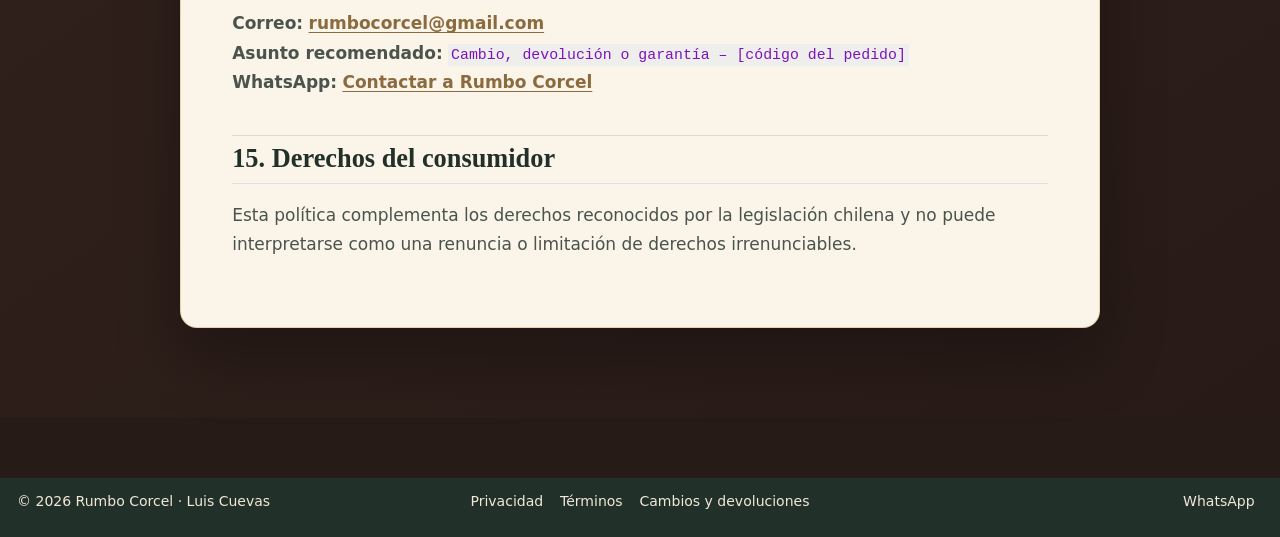
<file: docs/cambios-devoluciones.html>
<!DOCTYPE html>
<html xmlns="http://www.w3.org/1999/xhtml" lang="es" xml:lang="es"><head>

<meta charset="utf-8">
<meta name="generator" content="quarto-1.9.38">

<meta name="viewport" content="width=device-width, initial-scale=1.0, user-scalable=yes">

<meta name="description" content="Conoce cómo solicitar retracto, cambios, devoluciones y garantía legal por compras realizadas en Rumbo Corcel.">

<title>Cambios, Devoluciones y Garantía – Rumbo Corcel – Rumbo Corcel</title>
<style>
/* Default styles provided by pandoc.
** See https://pandoc.org/MANUAL.html#variables-for-html for config info.
*/
code{white-space: pre-wrap;}
span.smallcaps{font-variant: small-caps;}
div.columns{display: flex; gap: min(4vw, 1.5em);}
div.column{flex: auto; overflow-x: auto;}
div.hanging-indent{margin-left: 1.5em; text-indent: -1.5em;}
ul.task-list{list-style: none;}
ul.task-list li input[type="checkbox"] {
  width: 0.8em;
  margin: 0 0.8em 0.2em -1em; /* quarto-specific, see https://github.com/quarto-dev/quarto-cli/issues/4556 */ 
  vertical-align: middle;
}
</style>


<script src="site_libs/quarto-nav/quarto-nav.js"></script>
<script src="site_libs/clipboard/clipboard.min.js"></script>
<script src="site_libs/quarto-search/autocomplete.umd.js"></script>
<script src="site_libs/quarto-search/fuse.min.js"></script>
<script src="site_libs/quarto-search/quarto-search.js"></script>
<meta name="quarto:offset" content="./">
<link href="./images/logo.png" rel="icon" type="image/png">
<script src="site_libs/quarto-html/quarto.js" type="module"></script>
<script src="site_libs/quarto-html/tabsets/tabsets.js" type="module"></script>
<script src="site_libs/quarto-html/popper.min.js"></script>
<script src="site_libs/quarto-html/tippy.umd.min.js"></script>
<link href="site_libs/quarto-html/tippy.css" rel="stylesheet">
<link href="site_libs/quarto-html/quarto-syntax-highlighting-15634bcf2e68342d4ad2dfa704d543f6.css" rel="stylesheet" id="quarto-text-highlighting-styles">
<script src="site_libs/bootstrap/bootstrap.min.js"></script>
<link href="site_libs/bootstrap/bootstrap-icons.css" rel="stylesheet">
<link href="site_libs/bootstrap/bootstrap-ba898d8360203e62ab5278dc43308a88.min.css" rel="stylesheet" append-hash="true" id="quarto-bootstrap" data-mode="light">
<script id="quarto-search-options" type="application/json">{
  "location": "navbar",
  "copy-button": false,
  "collapse-after": 3,
  "panel-placement": "end",
  "type": "overlay",
  "limit": 50,
  "keyboard-shortcut": [
    "f",
    "/",
    "s"
  ],
  "show-item-context": false,
  "language": {
    "search-no-results-text": "No se han encontrado resultados",
    "search-matching-documents-text": "documentos encontrados",
    "search-copy-link-title": "Copiar el enlace en la búsqueda",
    "search-hide-matches-text": "Ocultar resultados adicionales",
    "search-more-match-text": "resultado adicional en este documento",
    "search-more-matches-text": "resultados adicionales en este documento",
    "search-clear-button-title": "Borrar",
    "search-text-placeholder": "",
    "search-detached-cancel-button-title": "Cancelar",
    "search-submit-button-title": "Enviar",
    "search-label": "Buscar"
  }
}</script>
<style>html{ scroll-behavior: smooth; }</style>
<!-- Google Analytics 4 - Rumbo Corcel -->

  <script>

  (function () {

    const productionHosts = new Set([

      "rumbocorcel.cl",

      "www.rumbocorcel.cl"

    ]);

    

    /*

      * No registrar las visitas del preview local.

    */

      if (

        !productionHosts.has(

          window.location.hostname

        )

      ) {

        return;

      }

    

    const measurementId =

      "G-YDFK9DP16V";

    

    window.dataLayer =

      window.dataLayer || [];

    

    window.gtag = function () {

      window.dataLayer.push(arguments);

    };

    

    window.gtag(

      "js",

      new Date()

    );

    

    window.gtag(

      "config",

      measurementId

    );

    

    const analyticsScript =

      document.createElement("script");

    

    analyticsScript.async = true;

    

    analyticsScript.src =

      "https://www.googletagmanager.com/gtag/js?id=" +

      encodeURIComponent(

        measurementId

      );

    

    document.head.appendChild(

      analyticsScript

    );

  })();

</script>


<link rel="stylesheet" href="styles.css">
<link rel="stylesheet" href="legal-pages.css">
</head>

<body class="nav-fixed fullcontent quarto-light">

<div id="quarto-search-results"></div>
  <header id="quarto-header" class="headroom fixed-top">
    <nav class="navbar navbar-expand-lg " data-bs-theme="dark">
      <div class="navbar-container container-fluid">
      <div class="navbar-brand-container mx-auto">
    <a class="navbar-brand" href="./index.html">
    <span class="navbar-title">Rumbo Corcel</span>
    </a>
  </div>
            <div id="quarto-search" class="" title="Buscar"></div>
          <button class="navbar-toggler" type="button" data-bs-toggle="collapse" data-bs-target="#navbarCollapse" aria-controls="navbarCollapse" role="menu" aria-expanded="false" aria-label="Navegación de palanca" onclick="if (window.quartoToggleHeadroom) { window.quartoToggleHeadroom(); }">
  <span class="navbar-toggler-icon"></span>
</button>
          <div class="collapse navbar-collapse" id="navbarCollapse">
            <ul class="navbar-nav navbar-nav-scroll me-auto">
  <li class="nav-item">
    <a class="nav-link" href="./index.html"> 
<span class="menu-text">Inicio</span></a>
  </li>  
  <li class="nav-item">
    <a class="nav-link" href="./catalogo.html"> 
<span class="menu-text">Catálogo</span></a>
  </li>  
  <li class="nav-item">
    <a class="nav-link" href="./novedades.html"> 
<span class="menu-text">Novedades</span></a>
  </li>  
  <li class="nav-item">
    <a class="nav-link" href="./nosotros.html"> 
<span class="menu-text">Nosotros</span></a>
  </li>  
</ul>
            <ul class="navbar-nav navbar-nav-scroll ms-auto">
  <li class="nav-item compact">
    <a class="nav-link" href="https://wa.me/message/5PEO6Z2GUZLNP1" target="_blank"> <i class="bi bi-whatsapp" role="img" aria-label="WhatsApp">
</i> 
<span class="menu-text"></span></a>
  </li>  
  <li class="nav-item compact">
    <a class="nav-link" href="https://www.instagram.com/rumbocorcel.mate" rel="noopener noreferrer" target="_blank"> <i class="bi bi-instagram" role="img" aria-label="Instagram">
</i> 
<span class="menu-text"></span></a>
  </li>  
  <li class="nav-item compact">
    <a class="nav-link" href="https://www.facebook.com/profile.php?id=61586241693849" rel="noopener noreferrer" target="_blank"> <i class="bi bi-facebook" role="img" aria-label="Facebook">
</i> 
<span class="menu-text"></span></a>
  </li>  
  <li class="nav-item compact">
    <a class="nav-link" href="https://www.tiktok.com/@rumbo.corcel?_r=1&amp;_t=ZS-98ajOG4A2y7" rel="noopener noreferrer" target="_blank"> <i class="bi bi-tiktok" role="img" aria-label="TikTok">
</i> 
<span class="menu-text"></span></a>
  </li>  
</ul>
          </div> <!-- /navcollapse -->
            <div class="quarto-navbar-tools">
</div>
      </div> <!-- /container-fluid -->
    </nav>
</header>
<!-- content -->
<div id="quarto-content" class="quarto-container page-columns page-rows-contents page-layout-article page-navbar">
<!-- sidebar -->
<!-- margin-sidebar -->
    
<!-- main -->
<main class="content" id="quarto-document-content">

<header id="title-block-header" class="quarto-title-block default">
<div class="quarto-title">
<h1 class="title">Cambios, Devoluciones y Garantía – Rumbo Corcel</h1>
</div>

<div>
  <div class="description">
    Conoce cómo solicitar retracto, cambios, devoluciones y garantía legal por compras realizadas en Rumbo Corcel.
  </div>
</div>


<div class="quarto-title-meta">

    
  
    
  </div>
  


</header>


<div class="legal-page">
<div class="legal-card">
<p class="legal-updated">
Última actualización: 1 de agosto de 2026
</p>
<section id="cambios-devoluciones-retracto-y-garantía" class="level1">
<h1>Cambios, Devoluciones, Retracto y Garantía</h1>
<p>Esta política explica cómo solicitar retracto, cambio, devolución o garantía respecto de productos comprados en Rumbo Corcel.</p>
<section id="identificación-y-contacto" class="level2">
<h2 data-anchor-id="identificación-y-contacto">1. Identificación y contacto</h2>
<p><strong>Nombre de fantasía:</strong> Rumbo Corcel<br>
<strong>Responsable legal o razón social:</strong> Luis Cuevas<br>
<strong>Domicilio legal o comercial:</strong> Aranjuez Pte. 399, 8700585 Quilicura, Región Metropolitana <strong>Correo:</strong> <a href="mailto:rumbocorcel@gmail.com">rumbocorcel@gmail.com</a><br>
<strong>WhatsApp:</strong> <a href="https://wa.me/message/5PEO6Z2GUZLNP1">Contactar</a></p>
</section>
<section id="derecho-a-retracto" class="level2">
<h2 data-anchor-id="derecho-a-retracto">2. Derecho a retracto</h2>
<p>La persona compradora puede solicitar el retracto de una compra realizada por internet dentro de los <strong>10 días corridos siguientes a la recepción del producto</strong>, sin necesidad de indicar una causa, cuando legalmente corresponda.</p>
<p>Para ejercerlo:</p>
<ol type="1">
<li>Escribe a <code>rumbocorcel@gmail.com</code> dentro del plazo.</li>
<li>Indica el código del pedido.</li>
<li>Señala tu nombre y los productos que deseas devolver.</li>
<li>Adjunta fotografías del estado del producto y su embalaje.</li>
<li>Espera instrucciones antes de realizar el envío o entrega.</li>
</ol>
<p>El producto deberá:</p>
<ul>
<li>No haber sido usado.</li>
<li>Mantenerse en buen estado.</li>
<li>Conservar embalajes, etiquetas, accesorios y elementos de protección.</li>
<li>Poder ser revisado por Rumbo Corcel.</li>
</ul>
<p>El deterioro atribuible al consumidor puede impedir el retracto.</p>
</section>
<section id="exclusiones-permitidas-por-la-ley" class="level2">
<h2 data-anchor-id="exclusiones-permitidas-por-la-ley">3. Exclusiones permitidas por la ley</h2>
<p>El retracto puede excluirse únicamente en los casos permitidos por la ley, por ejemplo:</p>
<ul>
<li>Productos personalizados según especificaciones del cliente.</li>
<li>Productos que puedan deteriorarse o caducar con rapidez.</li>
<li>Bienes de uso personal o higiene sellados cuando el sello haya sido abierto.</li>
<li>Otros casos expresamente autorizados por la normativa.</li>
</ul>
<p>Cualquier exclusión deberá informarse de forma clara, destacada y antes de la compra.</p>
<p>La exclusión del retracto <strong>no elimina la garantía legal</strong> por fallas.</p>
</section>
<section id="yerba-y-productos-sellados" class="level2">
<h2 data-anchor-id="yerba-y-productos-sellados">4. Yerba y productos sellados</h2>
<p>La yerba y otros alimentos deben devolverse cerrados, sin daños y con su sello o envase original intacto.</p>
<p>Si el envase fue abierto o perdió sus condiciones de seguridad, la solicitud será evaluada según la naturaleza del producto y la normativa aplicable.</p>
</section>
<section id="mates-bombillas-y-artículos-de-uso-personal" class="level2">
<h2 data-anchor-id="mates-bombillas-y-artículos-de-uso-personal">5. Mates, bombillas y artículos de uso personal</h2>
<p>Para ejercer retracto respecto de un mate, bombilla u otro artículo que entra en contacto con la boca o alimentos, el producto no debe haber sido usado, curado, lavado ni alterado.</p>
<p>Esto no afecta el derecho a reclamar por fallas de fabricación o incumplimiento de lo ofrecido.</p>
</section>
<section id="garantía-legal" class="level2">
<h2 data-anchor-id="garantía-legal">6. Garantía legal</h2>
<p>Cuando un producto presenta una falla, no es apto para su uso normal, no cumple lo informado o fue entregado de forma distinta a lo ofrecido, la persona consumidora puede ejercer la garantía legal dentro de los <strong>seis meses siguientes a la recepción</strong>.</p>
<p>Cuando corresponda, puede elegir entre:</p>
<ul>
<li>Reparación gratuita.</li>
<li>Cambio del producto.</li>
<li>Devolución del dinero.</li>
</ul>
<p>La garantía legal no puede condicionarse a conservar embalajes originales.</p>
</section>
<section id="variaciones-normales-de-productos-artesanales" class="level2">
<h2 data-anchor-id="variaciones-normales-de-productos-artesanales">7. Variaciones normales de productos artesanales</h2>
<p>En productos artesanales o elaborados con materiales naturales pueden existir variaciones de color, veta, forma, textura, medidas o terminación.</p>
<p>Estas variaciones no constituyen por sí solas una falla si el producto conserva su funcionalidad y coincide razonablemente con la descripción.</p>
</section>
<section id="daños-durante-el-transporte" class="level2">
<h2 data-anchor-id="daños-durante-el-transporte">8. Daños durante el transporte</h2>
<p>Si el paquete llega abierto, golpeado, mojado o con señales de daño:</p>
<ol type="1">
<li>Fotografía el embalaje antes de abrirlo.</li>
<li>Fotografía la etiqueta de transporte.</li>
<li>Guarda el embalaje y todos sus elementos.</li>
<li>Informa el problema lo antes posible.</li>
<li>Adjunta el número de orden de Blue Express y fotografías del producto.</li>
</ol>
<p>Rumbo Corcel realizará las gestiones que correspondan sin limitar los derechos del consumidor.</p>
</section>
<section id="producto-equivocado-o-faltante" class="level2">
<h2 data-anchor-id="producto-equivocado-o-faltante">9. Producto equivocado o faltante</h2>
<p>Si recibes un producto distinto o falta una unidad:</p>
<ol type="1">
<li>No uses el producto recibido por error.</li>
<li>Comunícate con Rumbo Corcel.</li>
<li>Envía fotografías del contenido del paquete.</li>
<li>Indica el código del pedido.</li>
</ol>
</section>
<section id="procedimiento-de-devolución" class="level2">
<h2 data-anchor-id="procedimiento-de-devolución">10. Procedimiento de devolución</h2>
<p>No envíes productos sin coordinación previa.</p>
<p>Una vez aceptada la solicitud, Rumbo Corcel informará:</p>
<ul>
<li>Dirección o modalidad de devolución.</li>
<li>Datos necesarios para identificar el envío.</li>
<li>Forma de revisión.</li>
<li>Responsabilidad por el costo de transporte según la causa y la normativa aplicable.</li>
<li>Forma y plazo de la solución.</li>
</ul>
</section>
<section id="devolución-de-dinero" class="level2">
<h2 data-anchor-id="devolución-de-dinero">11. Devolución de dinero</h2>
<p>Cuando corresponda:</p>
<ul>
<li>Se solicitarán datos suficientes para realizar la transferencia.</li>
<li>La devolución se realizará a la persona que efectuó el pago, salvo verificación distinta.</li>
<li>Rumbo Corcel no solicitará claves bancarias.</li>
<li>El reembolso se efectuará a la mayor brevedad y dentro del plazo legal aplicable.</li>
</ul>
</section>
<section id="cambios-voluntarios" class="level2">
<h2 data-anchor-id="cambios-voluntarios">12. Cambios voluntarios</h2>
<p>Rumbo Corcel podrá aceptar cambios voluntarios de productos sin falla cuando:</p>
<ul>
<li>Se soliciten dentro de 10 días desde la recepción.</li>
<li>El producto esté sin uso y completo.</li>
<li>Exista stock de reemplazo.</li>
<li>El producto no esté excluido por razones legales, sanitarias o de personalización.</li>
</ul>
<p>Esta facilidad no reemplaza ni limita la garantía legal o el retracto.</p>
</section>
<section id="antecedentes-recomendados" class="level2">
<h2 data-anchor-id="antecedentes-recomendados">13. Antecedentes recomendados</h2>
<p>Incluye:</p>
<ul>
<li>Código del pedido.</li>
<li>Nombre de la persona compradora.</li>
<li>Correo y WhatsApp.</li>
<li>Fecha de recepción.</li>
<li>Producto afectado.</li>
<li>Descripción del problema.</li>
<li>Fotografías o videos.</li>
<li>Número de seguimiento, si hubo despacho.</li>
</ul>
</section>
<section id="canales-de-atención" class="level2">
<h2 data-anchor-id="canales-de-atención">14. Canales de atención</h2>
<p><strong>Correo:</strong> <a href="mailto:rumbocorcel@gmail.com">rumbocorcel@gmail.com</a><br>
<strong>Asunto recomendado:</strong> <code>Cambio, devolución o garantía – [código del pedido]</code><br>
<strong>WhatsApp:</strong> <a href="https://wa.me/message/5PEO6Z2GUZLNP1">Contactar a Rumbo Corcel</a></p>
</section>
<section id="derechos-del-consumidor" class="level2">
<h2 data-anchor-id="derechos-del-consumidor">15. Derechos del consumidor</h2>
<p>Esta política complementa los derechos reconocidos por la legislación chilena y no puede interpretarse como una renuncia o limitación de derechos irrenunciables.</p>
</section>
</section>
</div>
</div>



</main> <!-- /main -->
<link rel="stylesheet" href="checkout.css?v=20260728-20">



<script src="https://challenges.cloudflare.com/turnstile/v0/api.js?render=explicit" defer="">

</script>



<script src="script.js?v=20260803-040" defer="">

</script>



<script src="cart.js?v=20260803-040" defer="">

</script>



<script src="checkout.js?v=20260803-040" defer="">

</script>
<script id="quarto-html-after-body" type="application/javascript">
  window.document.addEventListener("DOMContentLoaded", function (event) {
    const isCodeAnnotation = (el) => {
      for (const clz of el.classList) {
        if (clz.startsWith('code-annotation-')) {                     
          return true;
        }
      }
      return false;
    }
    const onCopySuccess = function(e) {
      // button target
      const button = e.trigger;
      // don't keep focus
      button.blur();
      // flash "checked"
      button.classList.add('code-copy-button-checked');
      var currentTitle = button.getAttribute("title");
      button.setAttribute("title", "Copiado");
      let tooltip;
      if (window.bootstrap) {
        button.setAttribute("data-bs-toggle", "tooltip");
        button.setAttribute("data-bs-placement", "left");
        button.setAttribute("data-bs-title", "Copiado");
        tooltip = new bootstrap.Tooltip(button, 
          { trigger: "manual", 
            customClass: "code-copy-button-tooltip",
            offset: [0, -8]});
        tooltip.show();    
      }
      setTimeout(function() {
        if (tooltip) {
          tooltip.hide();
          button.removeAttribute("data-bs-title");
          button.removeAttribute("data-bs-toggle");
          button.removeAttribute("data-bs-placement");
        }
        button.setAttribute("title", currentTitle);
        button.classList.remove('code-copy-button-checked');
      }, 1000);
      // clear code selection
      e.clearSelection();
    }
    const getTextToCopy = function(trigger) {
      const outerScaffold = trigger.parentElement.cloneNode(true);
      const codeEl = outerScaffold.querySelector('code');
      for (const childEl of codeEl.children) {
        if (isCodeAnnotation(childEl)) {
          childEl.remove();
        }
      }
      return codeEl.innerText;
    }
    const clipboard = new window.ClipboardJS('.code-copy-button:not([data-in-quarto-modal])', {
      text: getTextToCopy
    });
    clipboard.on('success', onCopySuccess);
    if (window.document.getElementById('quarto-embedded-source-code-modal')) {
      const clipboardModal = new window.ClipboardJS('.code-copy-button[data-in-quarto-modal]', {
        text: getTextToCopy,
        container: window.document.getElementById('quarto-embedded-source-code-modal')
      });
      clipboardModal.on('success', onCopySuccess);
    }
      var localhostRegex = new RegExp(/^(?:http|https):\/\/localhost\:?[0-9]*\//);
      var mailtoRegex = new RegExp(/^mailto:/);
        var filterRegex = new RegExp('/' + window.location.host + '/');
      var isInternal = (href) => {
          return filterRegex.test(href) || localhostRegex.test(href) || mailtoRegex.test(href);
      }
      // Inspect non-navigation links and adorn them if external
     var links = window.document.querySelectorAll('a[href]:not(.nav-link):not(.navbar-brand):not(.toc-action):not(.sidebar-link):not(.sidebar-item-toggle):not(.pagination-link):not(.no-external):not([aria-hidden]):not(.dropdown-item):not(.quarto-navigation-tool):not(.about-link)');
      for (var i=0; i<links.length; i++) {
        const link = links[i];
        if (!isInternal(link.href)) {
          // undo the damage that might have been done by quarto-nav.js in the case of
          // links that we want to consider external
          if (link.dataset.originalHref !== undefined) {
            link.href = link.dataset.originalHref;
          }
        }
      }
    function tippyHover(el, contentFn, onTriggerFn, onUntriggerFn) {
      const config = {
        allowHTML: true,
        maxWidth: 500,
        delay: 100,
        arrow: false,
        appendTo: function(el) {
            return el.parentElement;
        },
        interactive: true,
        interactiveBorder: 10,
        theme: 'quarto',
        placement: 'bottom-start',
      };
      if (contentFn) {
        config.content = contentFn;
      }
      if (onTriggerFn) {
        config.onTrigger = onTriggerFn;
      }
      if (onUntriggerFn) {
        config.onUntrigger = onUntriggerFn;
      }
      window.tippy(el, config); 
    }
    const noterefs = window.document.querySelectorAll('a[role="doc-noteref"]');
    for (var i=0; i<noterefs.length; i++) {
      const ref = noterefs[i];
      tippyHover(ref, function() {
        // use id or data attribute instead here
        let href = ref.getAttribute('data-footnote-href') || ref.getAttribute('href');
        try { href = new URL(href).hash; } catch {}
        const id = href.replace(/^#\/?/, "");
        const note = window.document.getElementById(id);
        if (note) {
          return note.innerHTML;
        } else {
          return "";
        }
      });
    }
    const xrefs = window.document.querySelectorAll('a.quarto-xref');
    const processXRef = (id, note) => {
      // Strip column container classes
      const stripColumnClz = (el) => {
        el.classList.remove("page-full", "page-columns");
        if (el.children) {
          for (const child of el.children) {
            stripColumnClz(child);
          }
        }
      }
      stripColumnClz(note)
      if (id === null || id.startsWith('sec-')) {
        // Special case sections, only their first couple elements
        const container = document.createElement("div");
        if (note.children && note.children.length > 2) {
          container.appendChild(note.children[0].cloneNode(true));
          for (let i = 1; i < note.children.length; i++) {
            const child = note.children[i];
            if (child.tagName === "P" && child.innerText === "") {
              continue;
            } else {
              container.appendChild(child.cloneNode(true));
              break;
            }
          }
          if (window.Quarto?.typesetMath) {
            window.Quarto.typesetMath(container);
          }
          return container.innerHTML
        } else {
          if (window.Quarto?.typesetMath) {
            window.Quarto.typesetMath(note);
          }
          return note.innerHTML;
        }
      } else {
        // Remove any anchor links if they are present
        const anchorLink = note.querySelector('a.anchorjs-link');
        if (anchorLink) {
          anchorLink.remove();
        }
        if (window.Quarto?.typesetMath) {
          window.Quarto.typesetMath(note);
        }
        if (note.classList.contains("callout")) {
          return note.outerHTML;
        } else {
          return note.innerHTML;
        }
      }
    }
    for (var i=0; i<xrefs.length; i++) {
      const xref = xrefs[i];
      tippyHover(xref, undefined, function(instance) {
        instance.disable();
        let url = xref.getAttribute('href');
        let hash = undefined; 
        if (url.startsWith('#')) {
          hash = url;
        } else {
          try { hash = new URL(url).hash; } catch {}
        }
        if (hash) {
          const id = hash.replace(/^#\/?/, "");
          const note = window.document.getElementById(id);
          if (note !== null) {
            try {
              const html = processXRef(id, note.cloneNode(true));
              instance.setContent(html);
            } finally {
              instance.enable();
              instance.show();
            }
          } else {
            // See if we can fetch this
            fetch(url.split('#')[0])
            .then(res => res.text())
            .then(html => {
              const parser = new DOMParser();
              const htmlDoc = parser.parseFromString(html, "text/html");
              const note = htmlDoc.getElementById(id);
              if (note !== null) {
                const html = processXRef(id, note);
                instance.setContent(html);
              } 
            }).finally(() => {
              instance.enable();
              instance.show();
            });
          }
        } else {
          // See if we can fetch a full url (with no hash to target)
          // This is a special case and we should probably do some content thinning / targeting
          fetch(url)
          .then(res => res.text())
          .then(html => {
            const parser = new DOMParser();
            const htmlDoc = parser.parseFromString(html, "text/html");
            const note = htmlDoc.querySelector('main.content');
            if (note !== null) {
              // This should only happen for chapter cross references
              // (since there is no id in the URL)
              // remove the first header
              if (note.children.length > 0 && note.children[0].tagName === "HEADER") {
                note.children[0].remove();
              }
              const html = processXRef(null, note);
              instance.setContent(html);
            } 
          }).finally(() => {
            instance.enable();
            instance.show();
          });
        }
      }, function(instance) {
      });
    }
        let selectedAnnoteEl;
        const selectorForAnnotation = ( cell, annotation) => {
          let cellAttr = 'data-code-cell="' + cell + '"';
          let lineAttr = 'data-code-annotation="' +  annotation + '"';
          const selector = 'span[' + cellAttr + '][' + lineAttr + ']';
          return selector;
        }
        const selectCodeLines = (annoteEl) => {
          const doc = window.document;
          const targetCell = annoteEl.getAttribute("data-target-cell");
          const targetAnnotation = annoteEl.getAttribute("data-target-annotation");
          const annoteSpan = window.document.querySelector(selectorForAnnotation(targetCell, targetAnnotation));
          const lines = annoteSpan.getAttribute("data-code-lines").split(",");
          const lineIds = lines.map((line) => {
            return targetCell + "-" + line;
          })
          let top = null;
          let height = null;
          let parent = null;
          if (lineIds.length > 0) {
              //compute the position of the single el (top and bottom and make a div)
              const el = window.document.getElementById(lineIds[0]);
              top = el.offsetTop;
              height = el.offsetHeight;
              parent = el.parentElement.parentElement;
            if (lineIds.length > 1) {
              const lastEl = window.document.getElementById(lineIds[lineIds.length - 1]);
              const bottom = lastEl.offsetTop + lastEl.offsetHeight;
              height = bottom - top;
            }
            if (top !== null && height !== null && parent !== null) {
              // cook up a div (if necessary) and position it 
              let div = window.document.getElementById("code-annotation-line-highlight");
              if (div === null) {
                div = window.document.createElement("div");
                div.setAttribute("id", "code-annotation-line-highlight");
                div.style.position = 'absolute';
                parent.appendChild(div);
              }
              div.style.top = top - 2 + "px";
              div.style.height = height + 4 + "px";
              div.style.left = 0;
              let gutterDiv = window.document.getElementById("code-annotation-line-highlight-gutter");
              if (gutterDiv === null) {
                gutterDiv = window.document.createElement("div");
                gutterDiv.setAttribute("id", "code-annotation-line-highlight-gutter");
                gutterDiv.style.position = 'absolute';
                const codeCell = window.document.getElementById(targetCell);
                const gutter = codeCell.querySelector('.code-annotation-gutter');
                gutter.appendChild(gutterDiv);
              }
              gutterDiv.style.top = top - 2 + "px";
              gutterDiv.style.height = height + 4 + "px";
            }
            selectedAnnoteEl = annoteEl;
          }
        };
        const unselectCodeLines = () => {
          const elementsIds = ["code-annotation-line-highlight", "code-annotation-line-highlight-gutter"];
          elementsIds.forEach((elId) => {
            const div = window.document.getElementById(elId);
            if (div) {
              div.remove();
            }
          });
          selectedAnnoteEl = undefined;
        };
          // Handle positioning of the toggle
      window.addEventListener(
        "resize",
        throttle(() => {
          elRect = undefined;
          if (selectedAnnoteEl) {
            selectCodeLines(selectedAnnoteEl);
          }
        }, 10)
      );
      function throttle(fn, ms) {
      let throttle = false;
      let timer;
        return (...args) => {
          if(!throttle) { // first call gets through
              fn.apply(this, args);
              throttle = true;
          } else { // all the others get throttled
              if(timer) clearTimeout(timer); // cancel #2
              timer = setTimeout(() => {
                fn.apply(this, args);
                timer = throttle = false;
              }, ms);
          }
        };
      }
        // Attach click handler to the DT
        const annoteDls = window.document.querySelectorAll('dt[data-target-cell]');
        for (const annoteDlNode of annoteDls) {
          annoteDlNode.addEventListener('click', (event) => {
            const clickedEl = event.target;
            if (clickedEl !== selectedAnnoteEl) {
              unselectCodeLines();
              const activeEl = window.document.querySelector('dt[data-target-cell].code-annotation-active');
              if (activeEl) {
                activeEl.classList.remove('code-annotation-active');
              }
              selectCodeLines(clickedEl);
              clickedEl.classList.add('code-annotation-active');
            } else {
              // Unselect the line
              unselectCodeLines();
              clickedEl.classList.remove('code-annotation-active');
            }
          });
        }
    const findCites = (el) => {
      const parentEl = el.parentElement;
      if (parentEl) {
        const cites = parentEl.dataset.cites;
        if (cites) {
          return {
            el,
            cites: cites.split(' ')
          };
        } else {
          return findCites(el.parentElement)
        }
      } else {
        return undefined;
      }
    };
    var bibliorefs = window.document.querySelectorAll('a[role="doc-biblioref"]');
    for (var i=0; i<bibliorefs.length; i++) {
      const ref = bibliorefs[i];
      const citeInfo = findCites(ref);
      if (citeInfo) {
        tippyHover(citeInfo.el, function() {
          var popup = window.document.createElement('div');
          citeInfo.cites.forEach(function(cite) {
            var citeDiv = window.document.createElement('div');
            citeDiv.classList.add('hanging-indent');
            citeDiv.classList.add('csl-entry');
            var biblioDiv = window.document.getElementById('ref-' + cite);
            if (biblioDiv) {
              citeDiv.innerHTML = biblioDiv.innerHTML;
            }
            popup.appendChild(citeDiv);
          });
          return popup.innerHTML;
        });
      }
    }
  });
  </script>
</div> <!-- /content -->
<footer class="footer">
  <div class="nav-footer">
    <div class="nav-footer-left">
<p>© 2026 Rumbo Corcel · Luis Cuevas</p>
</div>   
    <div class="nav-footer-center">
      <ul class="footer-items list-unstyled">
    <li class="nav-item">
    <a class="nav-link" href="./politica-privacidad.html">
<p>Privacidad</p>
</a>
  </li>  
    <li class="nav-item">
    <a class="nav-link" href="./terminos-condiciones.html">
<p>Términos</p>
</a>
  </li>  
    <li class="nav-item">
    <a class="nav-link active" href="./cambios-devoluciones.html" aria-current="page">
<p>Cambios y devoluciones</p>
</a>
  </li>  
</ul>
    </div>
    <div class="nav-footer-right">
      <ul class="footer-items list-unstyled">
    <li class="nav-item">
    <a class="nav-link" href="https://wa.me/message/5PEO6Z2GUZLNP1">
<p>WhatsApp</p>
</a>
  </li>  
</ul>
    </div>
  </div>
</footer>




<script src="site_libs/quarto-html/zenscroll-min.js"></script>
</body></html>
</file>
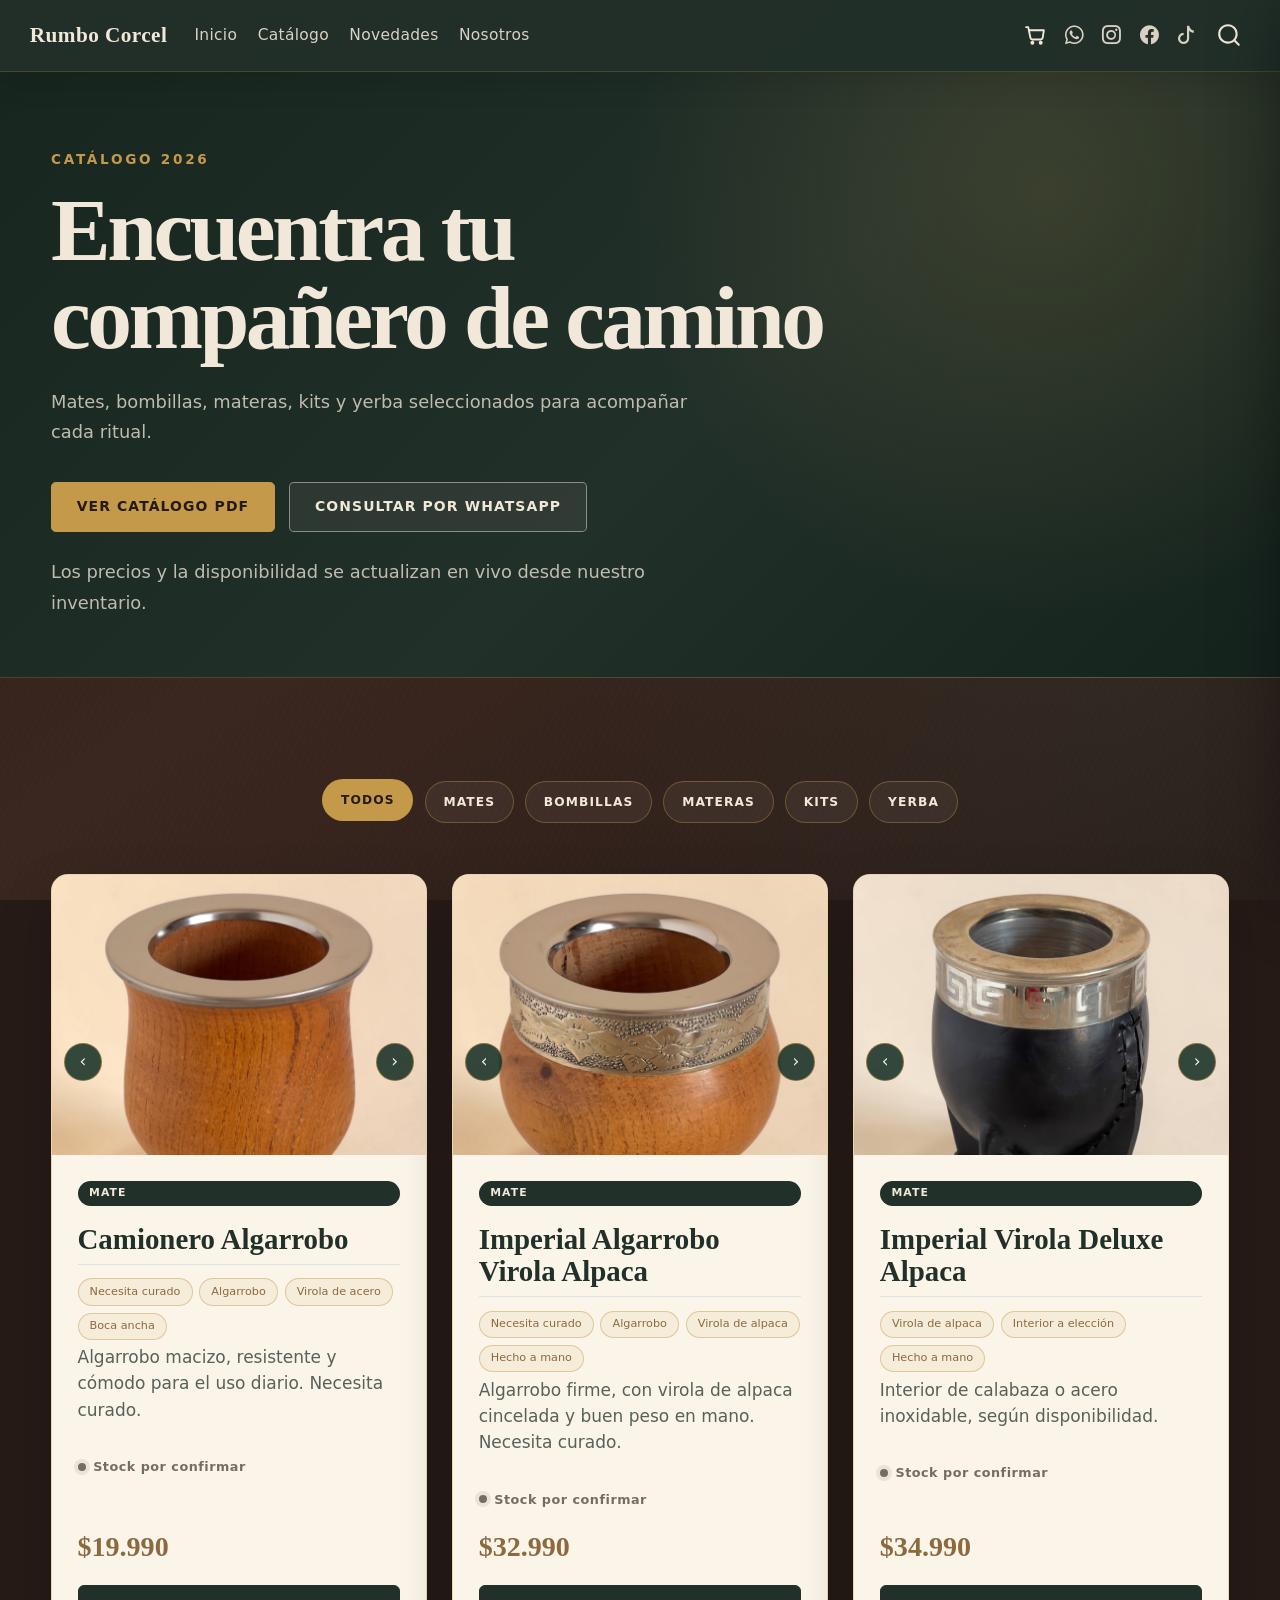
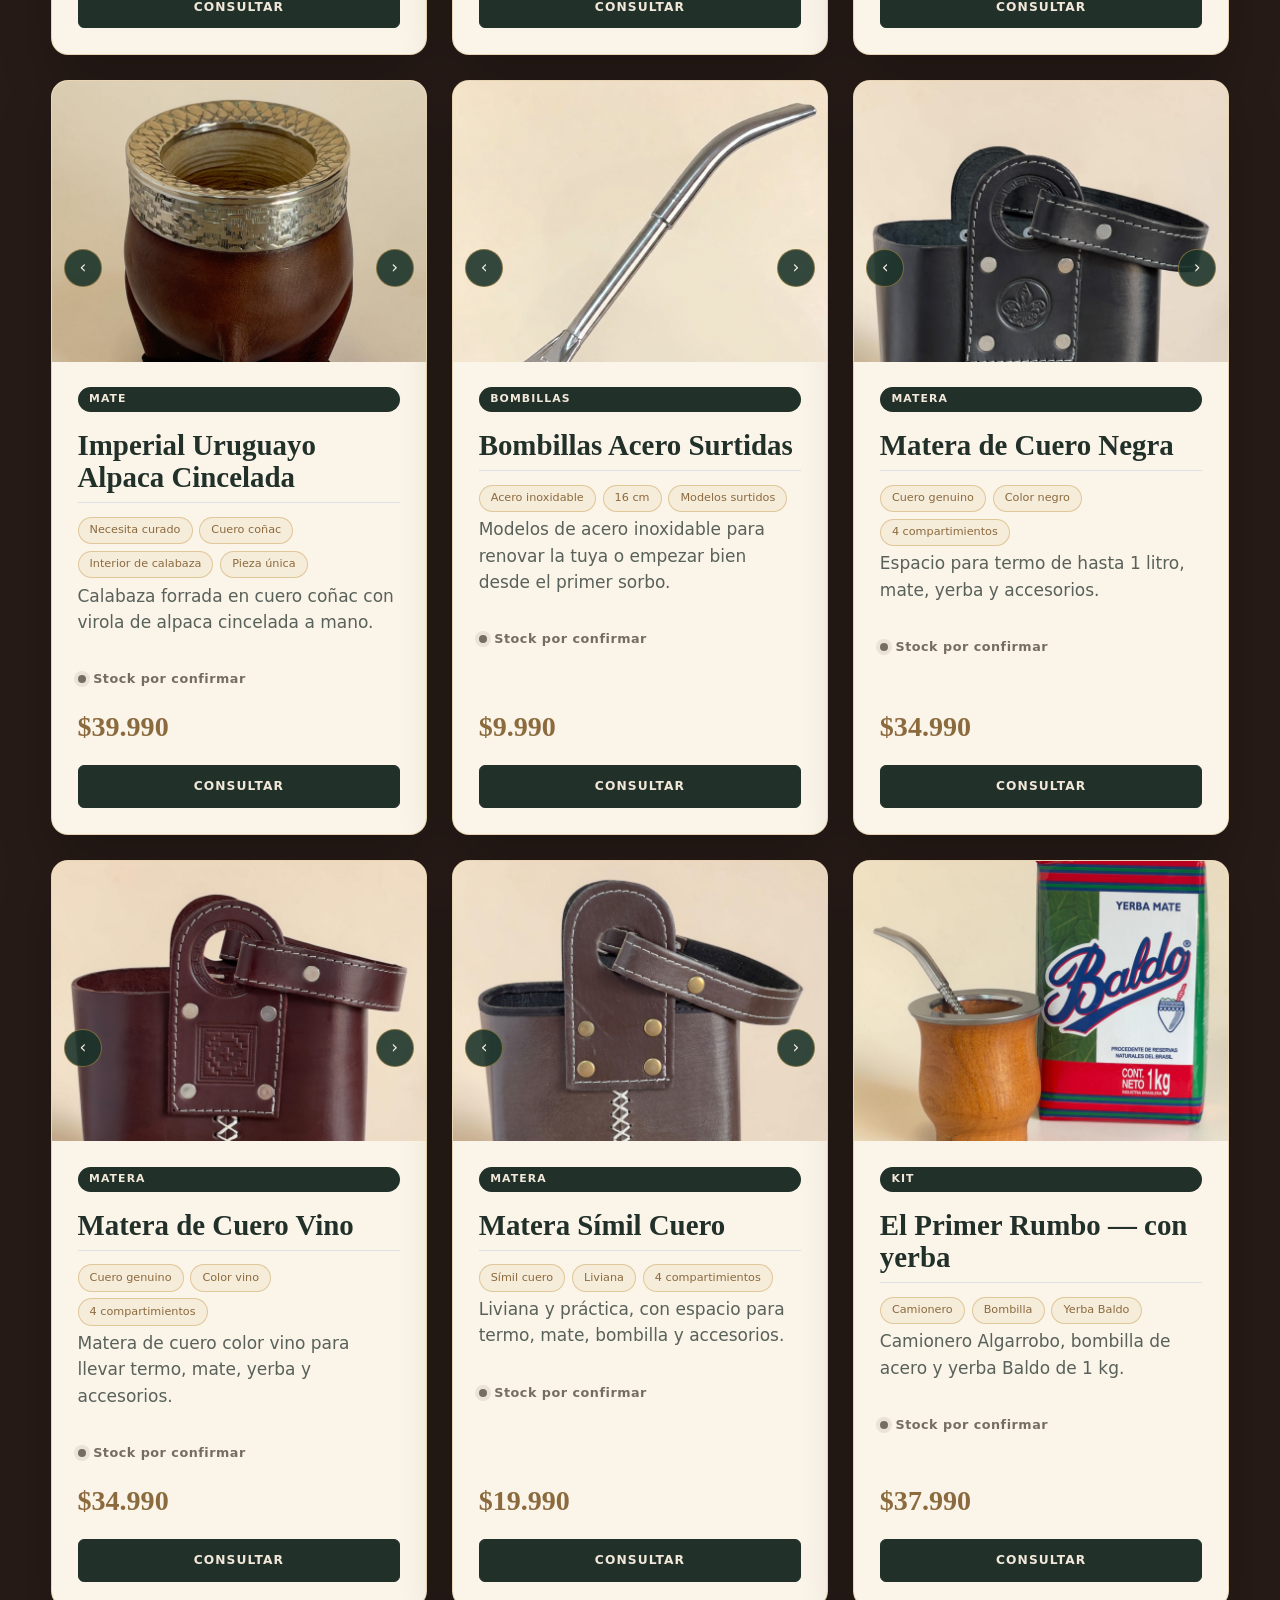
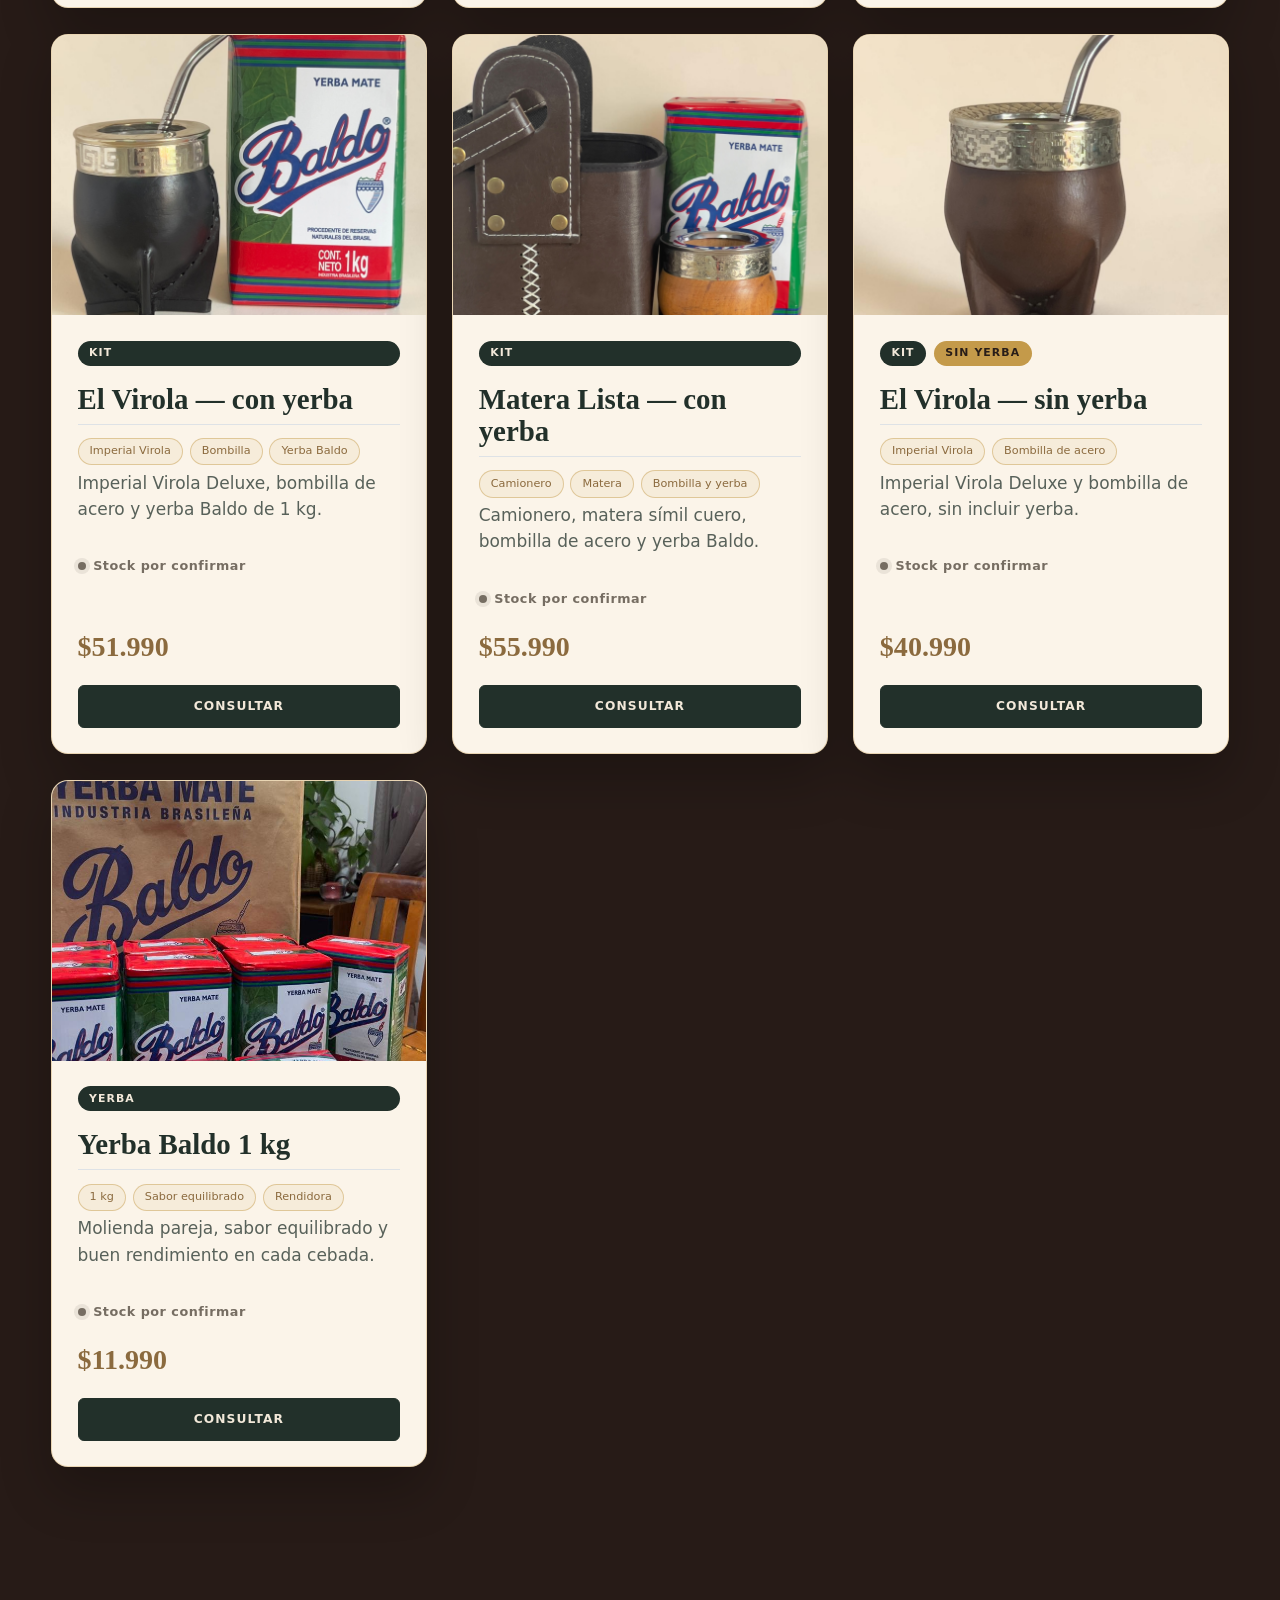
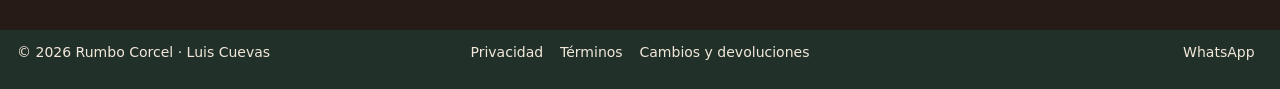
<file: docs/catalogo.html>
<!DOCTYPE html>
<html xmlns="http://www.w3.org/1999/xhtml" lang="es" xml:lang="es"><head>

<meta charset="utf-8">
<meta name="generator" content="quarto-1.9.38">

<meta name="viewport" content="width=device-width, initial-scale=1.0, user-scalable=yes">


<title>Catálogo – Rumbo Corcel</title>
<style>
/* Default styles provided by pandoc.
** See https://pandoc.org/MANUAL.html#variables-for-html for config info.
*/
code{white-space: pre-wrap;}
span.smallcaps{font-variant: small-caps;}
div.columns{display: flex; gap: min(4vw, 1.5em);}
div.column{flex: auto; overflow-x: auto;}
div.hanging-indent{margin-left: 1.5em; text-indent: -1.5em;}
ul.task-list{list-style: none;}
ul.task-list li input[type="checkbox"] {
  width: 0.8em;
  margin: 0 0.8em 0.2em -1em; /* quarto-specific, see https://github.com/quarto-dev/quarto-cli/issues/4556 */ 
  vertical-align: middle;
}
</style>


<script src="site_libs/quarto-nav/quarto-nav.js"></script>
<script src="site_libs/clipboard/clipboard.min.js"></script>
<script src="site_libs/quarto-search/autocomplete.umd.js"></script>
<script src="site_libs/quarto-search/fuse.min.js"></script>
<script src="site_libs/quarto-search/quarto-search.js"></script>
<meta name="quarto:offset" content="./">
<link href="./images/logo.png" rel="icon" type="image/png">
<script src="site_libs/quarto-html/quarto.js" type="module"></script>
<script src="site_libs/quarto-html/tabsets/tabsets.js" type="module"></script>
<script src="site_libs/quarto-html/popper.min.js"></script>
<script src="site_libs/quarto-html/tippy.umd.min.js"></script>
<link href="site_libs/quarto-html/tippy.css" rel="stylesheet">
<link href="site_libs/quarto-html/quarto-syntax-highlighting-15634bcf2e68342d4ad2dfa704d543f6.css" rel="stylesheet" id="quarto-text-highlighting-styles">
<script src="site_libs/bootstrap/bootstrap.min.js"></script>
<link href="site_libs/bootstrap/bootstrap-icons.css" rel="stylesheet">
<link href="site_libs/bootstrap/bootstrap-ba898d8360203e62ab5278dc43308a88.min.css" rel="stylesheet" append-hash="true" id="quarto-bootstrap" data-mode="light">
<script id="quarto-search-options" type="application/json">{
  "location": "navbar",
  "copy-button": false,
  "collapse-after": 3,
  "panel-placement": "end",
  "type": "overlay",
  "limit": 50,
  "keyboard-shortcut": [
    "f",
    "/",
    "s"
  ],
  "show-item-context": false,
  "language": {
    "search-no-results-text": "No se han encontrado resultados",
    "search-matching-documents-text": "documentos encontrados",
    "search-copy-link-title": "Copiar el enlace en la búsqueda",
    "search-hide-matches-text": "Ocultar resultados adicionales",
    "search-more-match-text": "resultado adicional en este documento",
    "search-more-matches-text": "resultados adicionales en este documento",
    "search-clear-button-title": "Borrar",
    "search-text-placeholder": "",
    "search-detached-cancel-button-title": "Cancelar",
    "search-submit-button-title": "Enviar",
    "search-label": "Buscar"
  }
}</script>
<style>html{ scroll-behavior: smooth; }</style>
<!-- Google Analytics 4 - Rumbo Corcel -->

  <script>

  (function () {

    const productionHosts = new Set([

      "rumbocorcel.cl",

      "www.rumbocorcel.cl"

    ]);

    

    /*

      * No registrar las visitas del preview local.

    */

      if (

        !productionHosts.has(

          window.location.hostname

        )

      ) {

        return;

      }

    

    const measurementId =

      "G-YDFK9DP16V";

    

    window.dataLayer =

      window.dataLayer || [];

    

    window.gtag = function () {

      window.dataLayer.push(arguments);

    };

    

    window.gtag(

      "js",

      new Date()

    );

    

    window.gtag(

      "config",

      measurementId

    );

    

    const analyticsScript =

      document.createElement("script");

    

    analyticsScript.async = true;

    

    analyticsScript.src =

      "https://www.googletagmanager.com/gtag/js?id=" +

      encodeURIComponent(

        measurementId

      );

    

    document.head.appendChild(

      analyticsScript

    );

  })();

</script>


<link rel="stylesheet" href="styles.css">
<link rel="stylesheet" href="legal-pages.css">
</head>

<body class="nav-fixed quarto-light">

<div id="quarto-search-results"></div>
  <header id="quarto-header" class="headroom fixed-top">
    <nav class="navbar navbar-expand-lg " data-bs-theme="dark">
      <div class="navbar-container container-fluid">
      <div class="navbar-brand-container mx-auto">
    <a class="navbar-brand" href="./index.html">
    <span class="navbar-title">Rumbo Corcel</span>
    </a>
  </div>
            <div id="quarto-search" class="" title="Buscar"></div>
          <button class="navbar-toggler" type="button" data-bs-toggle="collapse" data-bs-target="#navbarCollapse" aria-controls="navbarCollapse" role="menu" aria-expanded="false" aria-label="Navegación de palanca" onclick="if (window.quartoToggleHeadroom) { window.quartoToggleHeadroom(); }">
  <span class="navbar-toggler-icon"></span>
</button>
          <div class="collapse navbar-collapse" id="navbarCollapse">
            <ul class="navbar-nav navbar-nav-scroll me-auto">
  <li class="nav-item">
    <a class="nav-link" href="./index.html"> 
<span class="menu-text">Inicio</span></a>
  </li>  
  <li class="nav-item">
    <a class="nav-link active" href="./catalogo.html" aria-current="page"> 
<span class="menu-text">Catálogo</span></a>
  </li>  
  <li class="nav-item">
    <a class="nav-link" href="./novedades.html"> 
<span class="menu-text">Novedades</span></a>
  </li>  
  <li class="nav-item">
    <a class="nav-link" href="./nosotros.html"> 
<span class="menu-text">Nosotros</span></a>
  </li>  
</ul>
            <ul class="navbar-nav navbar-nav-scroll ms-auto">
  <li class="nav-item compact">
    <a class="nav-link" href="https://wa.me/message/5PEO6Z2GUZLNP1" target="_blank"> <i class="bi bi-whatsapp" role="img" aria-label="WhatsApp">
</i> 
<span class="menu-text"></span></a>
  </li>  
  <li class="nav-item compact">
    <a class="nav-link" href="https://www.instagram.com/rumbocorcel.mate" rel="noopener noreferrer" target="_blank"> <i class="bi bi-instagram" role="img" aria-label="Instagram">
</i> 
<span class="menu-text"></span></a>
  </li>  
  <li class="nav-item compact">
    <a class="nav-link" href="https://www.facebook.com/profile.php?id=61586241693849" rel="noopener noreferrer" target="_blank"> <i class="bi bi-facebook" role="img" aria-label="Facebook">
</i> 
<span class="menu-text"></span></a>
  </li>  
  <li class="nav-item compact">
    <a class="nav-link" href="https://www.tiktok.com/@rumbo.corcel?_r=1&amp;_t=ZS-98ajOG4A2y7" rel="noopener noreferrer" target="_blank"> <i class="bi bi-tiktok" role="img" aria-label="TikTok">
</i> 
<span class="menu-text"></span></a>
  </li>  
</ul>
          </div> <!-- /navcollapse -->
            <div class="quarto-navbar-tools">
</div>
      </div> <!-- /container-fluid -->
    </nav>
</header>
<!-- content -->
<div id="quarto-content" class="quarto-container page-columns page-rows-contents page-layout-full page-navbar">
<!-- sidebar -->
<!-- margin-sidebar -->
    
<!-- main -->
<main class="content column-page" id="quarto-document-content">

<header id="title-block-header" class="quarto-title-block default">
<div class="quarto-title">
<h1 class="title">Catálogo</h1>
</div>



<div class="quarto-title-meta column-page">

    
  
    
  </div>
  


</header>


<style>
  .catalog-gallery-stage {
    position: relative;
    overflow: hidden;
    background: #eee5d8;
  }

  .catalog-gallery-main {
    display: block;
    width: 100%;
    aspect-ratio: 1 / 1;
    object-fit: cover;
  }

  .catalog-gallery-button {
    position: absolute;
    top: 50%;
    z-index: 2;
    display: grid;
    place-items: center;
    width: 38px;
    height: 38px;
    padding: 0;
    color: #f6efe3;
    background: rgba(24, 49, 40, 0.88);
    border: 1px solid rgba(196, 154, 74, 0.55);
    border-radius: 50%;
    cursor: pointer;
    transform: translateY(-50%);
  }

  .catalog-gallery-button:hover {
    background: #c49a4a;
    color: #1b3028;
  }

  .catalog-gallery-prev { left: 0.7rem; }
  .catalog-gallery-next { right: 0.7rem; }

  .catalog-gallery-count {
    position: absolute;
    right: 0.7rem;
    bottom: 0.7rem;
    padding: 0.25rem 0.55rem;
    color: #f6efe3;
    background: rgba(24, 49, 40, 0.88);
    border-radius: 999px;
    font-size: 0.68rem;
    font-weight: 700;
  }

  .catalog-gallery-thumbs {
    display: flex;
    gap: 0.45rem;
    padding: 0.6rem;
    overflow-x: auto;
    background: #f7efe3;
  }

  .catalog-gallery-thumb {
    flex: 0 0 58px;
    width: 58px;
    height: 58px;
    padding: 0;
    overflow: hidden;
    background: transparent;
    border: 2px solid transparent;
    border-radius: 0.4rem;
    cursor: pointer;
  }

  .catalog-gallery-thumb.is-active {
    border-color: #c49a4a;
  }

  .catalog-gallery-thumb img {
    width: 100%;
    height: 100%;
    object-fit: cover;
  }

  .catalog-stock-note {
    margin: 0.8rem 0 0;
    font-size: 0.8rem;
    color: rgba(34, 48, 42, 0.7);
  }
</style>

<section class="catalog-hero">
  <div class="catalog-hero-inner">
    <p class="hero-eyebrow">CATÁLOGO 2026</p>
    <h1>Encuentra tu compañero de camino</h1>
    <p>
      Mates, bombillas, materas, kits y yerba seleccionados
      para acompañar cada ritual.
    </p>

    <div class="catalog-hero-actions">
      <a href="documentos/catalogo-rumbo-corcel-2026.pdf" class="button button-primary" target="_blank" rel="noopener noreferrer">
        Ver catálogo PDF
      </a>

      <a href="https://wa.me/message/5PEO6Z2GUZLNP1" class="button button-secondary" target="_blank" rel="noopener noreferrer">
        Consultar por WhatsApp
      </a>
    </div>

    <p class="catalog-stock-note">
      Los precios y la disponibilidad se actualizan en vivo desde nuestro inventario.
    </p>
  </div>
</section>

<section class="catalog-section">
  <div class="section-container">
    <div class="catalog-filters" aria-label="Filtrar catálogo">
      <button class="catalog-filter is-active" data-filter="all">Todos</button>
      <button class="catalog-filter" data-filter="mates">Mates</button>
      <button class="catalog-filter" data-filter="bombillas">Bombillas</button>
      <button class="catalog-filter" data-filter="materas">Materas</button>
      <button class="catalog-filter" data-filter="kits">Kits</button>
      <button class="catalog-filter" data-filter="yerba">Yerba</button>
    </div>

    <div class="catalog-grid">

      <!-- MATES -->

      <article class="catalog-card" data-category="mates" data-product-sku="MATE-001">
        <div class="catalog-media catalog-gallery" data-gallery="">
          <div class="catalog-gallery-stage">
            <img class="catalog-gallery-main" src="images/productos/nuevas/MATE-001 (1).jpg" alt="Camionero Algarrobo" loading="lazy">
            <button class="catalog-gallery-button catalog-gallery-prev" type="button" data-gallery-prev="" aria-label="Imagen anterior">‹</button>
            <button class="catalog-gallery-button catalog-gallery-next" type="button" data-gallery-next="" aria-label="Imagen siguiente">›</button>
            <span class="catalog-gallery-count" data-gallery-count="">1 / 4</span>
          </div>
          <div class="catalog-gallery-thumbs" aria-label="Imágenes de Camionero Algarrobo">
            <button class="catalog-gallery-thumb is-active" type="button" data-gallery-image="images/productos/nuevas/MATE-001 (1).jpg"><img src="images/productos/nuevas/MATE-001 (1).jpg" alt="Camionero Algarrobo, vista 1" loading="lazy"></button>
            <button class="catalog-gallery-thumb" type="button" data-gallery-image="images/productos/nuevas/MATE-001 (2).jpg"><img src="images/productos/nuevas/MATE-001 (2).jpg" alt="Camionero Algarrobo, vista 2" loading="lazy"></button>
            <button class="catalog-gallery-thumb" type="button" data-gallery-image="images/productos/nuevas/MATE-001 (3).jpg"><img src="images/productos/nuevas/MATE-001 (3).jpg" alt="Camionero Algarrobo, vista 3" loading="lazy"></button>
            <button class="catalog-gallery-thumb" type="button" data-gallery-image="images/productos/nuevas/MATE-001 (4).jpg"><img src="images/productos/nuevas/MATE-001 (4).jpg" alt="Camionero Algarrobo, vista 4" loading="lazy"></button>
          </div>
        </div>
        <div class="catalog-body">
          <span class="product-category">Mate</span>
          <h2>Camionero Algarrobo</h2>
          <div class="catalog-tags"><span>Necesita curado</span><span>Algarrobo</span><span>Virola de acero</span><span>Boca ancha</span></div>
          <p>Algarrobo macizo, resistente y cómodo para el uso diario. Necesita curado.</p>
          <p class="stock-status is-loading" data-stock-status="" aria-live="polite">Consultando stock…</p>
          <strong class="catalog-price">$19.990</strong>
          <a href="https://wa.me/message/5PEO6Z2GUZLNP1" class="product-cta" target="_blank" rel="noopener noreferrer">Consultar</a>
        </div>
      </article>

      <article class="catalog-card" data-category="mates" data-product-sku="MATE-002">
        <div class="catalog-media catalog-gallery" data-gallery="">
          <div class="catalog-gallery-stage">
            <img class="catalog-gallery-main" src="images/productos/nuevas/MATE-002 (1).jpg" alt="Imperial Algarrobo Virola Alpaca" loading="lazy">
            <button class="catalog-gallery-button catalog-gallery-prev" type="button" data-gallery-prev="" aria-label="Imagen anterior">‹</button>
            <button class="catalog-gallery-button catalog-gallery-next" type="button" data-gallery-next="" aria-label="Imagen siguiente">›</button>
            <span class="catalog-gallery-count" data-gallery-count="">1 / 3</span>
          </div>
          <div class="catalog-gallery-thumbs" aria-label="Imágenes de Imperial Algarrobo Virola Alpaca">
            <button class="catalog-gallery-thumb is-active" type="button" data-gallery-image="images/productos/nuevas/MATE-002 (1).jpg"><img src="images/productos/nuevas/MATE-002 (1).jpg" alt="Imperial Algarrobo, vista 1" loading="lazy"></button>
            <button class="catalog-gallery-thumb" type="button" data-gallery-image="images/productos/nuevas/MATE-002 (2).jpg"><img src="images/productos/nuevas/MATE-002 (2).jpg" alt="Imperial Algarrobo, vista 2" loading="lazy"></button>
            <button class="catalog-gallery-thumb" type="button" data-gallery-image="images/productos/nuevas/MATE-002 (3).jpg"><img src="images/productos/nuevas/MATE-002 (3).jpg" alt="Imperial Algarrobo, vista 3" loading="lazy"></button>
          </div>
        </div>
        <div class="catalog-body">
          <span class="product-category">Mate</span>
          <h2>Imperial Algarrobo Virola Alpaca</h2>
          <div class="catalog-tags"><span>Necesita curado</span><span>Algarrobo</span><span>Virola de alpaca</span><span>Hecho a mano</span></div>
          <p>Algarrobo firme, con virola de alpaca cincelada y buen peso en mano. Necesita curado.</p>
          <p class="stock-status is-loading" data-stock-status="" aria-live="polite">Consultando stock…</p>
          <strong class="catalog-price">$32.990</strong>
          <a href="https://wa.me/message/5PEO6Z2GUZLNP1" class="product-cta" target="_blank" rel="noopener noreferrer">Consultar</a>
        </div>
      </article>

      <article class="catalog-card" data-category="mates" data-product-sku="MATE-003">
        <div class="catalog-media catalog-gallery" data-gallery="">
          <div class="catalog-gallery-stage">
            <img class="catalog-gallery-main" src="images/productos/nuevas/MATE-003 (1).jpg" alt="Imperial Virola Deluxe Alpaca" loading="lazy">
            <button class="catalog-gallery-button catalog-gallery-prev" type="button" data-gallery-prev="" aria-label="Imagen anterior">‹</button>
            <button class="catalog-gallery-button catalog-gallery-next" type="button" data-gallery-next="" aria-label="Imagen siguiente">›</button>
            <span class="catalog-gallery-count" data-gallery-count="">1 / 5</span>
          </div>
          <div class="catalog-gallery-thumbs" aria-label="Imágenes de Imperial Virola Deluxe Alpaca">
            <button class="catalog-gallery-thumb is-active" type="button" data-gallery-image="images/productos/nuevas/MATE-003 (1).jpg"><img src="images/productos/nuevas/MATE-003 (1).jpg" alt="Imperial Virola Deluxe, vista 1" loading="lazy"></button>
            <button class="catalog-gallery-thumb" type="button" data-gallery-image="images/productos/nuevas/MATE-003 (2).jpg"><img src="images/productos/nuevas/MATE-003 (2).jpg" alt="Imperial Virola Deluxe, vista 2" loading="lazy"></button>
            <button class="catalog-gallery-thumb" type="button" data-gallery-image="images/productos/nuevas/MATE-003 (3).png"><img src="images/productos/nuevas/MATE-003 (3).png" alt="Imperial Virola Deluxe, vista 3" loading="lazy"></button>
            <button class="catalog-gallery-thumb" type="button" data-gallery-image="images/productos/nuevas/MATE-003 (4).jpg"><img src="images/productos/nuevas/MATE-003 (4).jpg" alt="Imperial Virola Deluxe, vista 4" loading="lazy"></button>
            <button class="catalog-gallery-thumb" type="button" data-gallery-image="images/productos/nuevas/MATE-003 (6).jpg"><img src="images/productos/nuevas/MATE-003 (6).jpg" alt="Imperial Virola Deluxe, vista 5" loading="lazy"></button>
          </div>
        </div>
        <div class="catalog-body">
          <span class="product-category">Mate</span>
          <h2>Imperial Virola Deluxe Alpaca</h2>
          <div class="catalog-tags"><span>Virola de alpaca</span><span>Interior a elección</span><span>Hecho a mano</span></div>
          <p>Interior de calabaza o acero inoxidable, según disponibilidad.</p>
          <p class="stock-status is-loading" data-stock-status="" aria-live="polite">Consultando stock…</p>
          <strong class="catalog-price">$34.990</strong>
          <a href="https://wa.me/message/5PEO6Z2GUZLNP1" class="product-cta" target="_blank" rel="noopener noreferrer">Consultar</a>
        </div>
      </article>



      <article class="catalog-card" data-category="mates" data-product-sku="MATE-005">
        <div class="catalog-media catalog-gallery" data-gallery="">
          <div class="catalog-gallery-stage">
            <img class="catalog-gallery-main" src="images/productos/nuevas/MATE-005 (0).jpg" alt="Imperial Uruguayo Alpaca Cincelada" loading="lazy">
            <button class="catalog-gallery-button catalog-gallery-prev" type="button" data-gallery-prev="" aria-label="Imagen anterior">‹</button>
            <button class="catalog-gallery-button catalog-gallery-next" type="button" data-gallery-next="" aria-label="Imagen siguiente">›</button>
            <span class="catalog-gallery-count" data-gallery-count="">1 / 4</span>
          </div>
          <div class="catalog-gallery-thumbs" aria-label="Imágenes de Imperial Uruguayo Alpaca Cincelada">
            <button class="catalog-gallery-thumb is-active" type="button" data-gallery-image="images/productos/nuevas/MATE-005 (0).jpg"><img src="images/productos/nuevas/MATE-005 (0).jpg" alt="Imperial Uruguayo Cincelada, vista 1" loading="lazy"></button>
            <button class="catalog-gallery-thumb" type="button" data-gallery-image="images/productos/nuevas/MATE-005 (1).jpg"><img src="images/productos/nuevas/MATE-005 (1).jpg" alt="Imperial Uruguayo Cincelada, vista 2" loading="lazy"></button>
            <button class="catalog-gallery-thumb" type="button" data-gallery-image="images/productos/nuevas/MATE-005 (2).jpg"><img src="images/productos/nuevas/MATE-003 (2).jpg" alt="Imperial Uruguayo Cincelada, vista 3" loading="lazy"></button>
            <button class="catalog-gallery-thumb" type="button" data-gallery-image="images/productos/nuevas/MATE-005 (3).jpg"><img src="images/productos/nuevas/MATE-005 (3).jpg" alt="Imperial Uruguayo Cincelada, vista 4" loading="lazy"></button>
            <button class="catalog-gallery-thumb" type="button" data-gallery-image="images/productos/nuevas/MATE-005 (4).jpg"><img src="images/productos/nuevas/MATE-005 (4).jpg" alt="Imperial Uruguayo Cincelada, vista 5" loading="lazy"></button>
            <button class="catalog-gallery-thumb" type="button" data-gallery-image="images/productos/nuevas/MATE-005 (5).jpg"><img src="images/productos/nuevas/MATE-005 (5).jpg" alt="Imperial Uruguayo Cincelada, vista 6" loading="lazy"></button>
          </div>
        </div>
        <div class="catalog-body">
          <span class="product-category">Mate</span>
          <h2>Imperial Uruguayo Alpaca Cincelada</h2>
          <div class="catalog-tags"><span>Necesita curado</span><span>Cuero coñac</span><span>Interior de calabaza</span><span>Pieza única</span></div>
          <p>Calabaza forrada en cuero coñac con virola de alpaca cincelada a mano.</p>
          <p class="stock-status is-loading" data-stock-status="" aria-live="polite">Consultando stock…</p>
          <strong class="catalog-price">$39.990</strong>
          <a href="https://wa.me/message/5PEO6Z2GUZLNP1" class="product-cta" target="_blank" rel="noopener noreferrer">Consultar</a>
        </div>
      </article>

      <!-- BOMBILLAS -->

      <article class="catalog-card" data-category="bombillas" data-product-sku="BOMB-001">
        <div class="catalog-media catalog-gallery" data-gallery="">
          <div class="catalog-gallery-stage">
            <img class="catalog-gallery-main" src="images/productos/nuevas/BOMB-001 (1).png" alt="Bombillas Acero Surtidas" loading="lazy">
            <button class="catalog-gallery-button catalog-gallery-prev" type="button" data-gallery-prev="" aria-label="Imagen anterior">‹</button>
            <button class="catalog-gallery-button catalog-gallery-next" type="button" data-gallery-next="" aria-label="Imagen siguiente">›</button>
            <span class="catalog-gallery-count" data-gallery-count="">1 / 4</span>
          </div>
          <div class="catalog-gallery-thumbs" aria-label="Imágenes de Bombillas Acero Surtidas">
            <button class="catalog-gallery-thumb is-active" type="button" data-gallery-image="images/productos/nuevas/BOMB-001 (1).png"><img src="images/productos/nuevas/BOMB-001 (1).png" alt="Bombilla de acero, modelo 1" loading="lazy"></button>
            <button class="catalog-gallery-thumb" type="button" data-gallery-image="images/productos/nuevas/BOMB-001 (2).png"><img src="images/productos/nuevas/BOMB-001 (2).png" alt="Bombilla de acero, modelo 2" loading="lazy"></button>
            <button class="catalog-gallery-thumb" type="button" data-gallery-image="images/productos/nuevas/BOMB-001 (3).jpg"><img src="images/productos/nuevas/BOMB-001 (3).jpg" alt="Bombilla de acero, modelo 3" loading="lazy"></button>
            <button class="catalog-gallery-thumb" type="button" data-gallery-image="images/productos/nuevas/BOMB-001 (4).jpg"><img src="images/productos/nuevas/BOMB-001 (4).jpg" alt="Bombilla de acero, modelo 4" loading="lazy"></button>
          </div>
        </div>
        <div class="catalog-body">
          <span class="product-category">Bombillas</span>
          <h2>Bombillas Acero Surtidas</h2>
          <div class="catalog-tags"><span>Acero inoxidable</span><span>16 cm</span><span>Modelos surtidos</span></div>
          <p>Modelos de acero inoxidable para renovar la tuya o empezar bien desde el primer sorbo.</p>
          <p class="stock-status is-loading" data-stock-status="" aria-live="polite">Consultando stock…</p>
          <strong class="catalog-price">$9.990</strong>
          <a href="https://wa.me/message/5PEO6Z2GUZLNP1" class="product-cta" target="_blank" rel="noopener noreferrer">Consultar</a>
        </div>
      </article>

      <!-- MATERAS -->

      <article class="catalog-card" data-category="materas" data-product-sku="MTER-001-NEG">
        <div class="catalog-media catalog-gallery" data-gallery="">
          <div class="catalog-gallery-stage">
            <img class="catalog-gallery-main" src="images/productos/nuevas/MTER-001-NEG (1).jpg" alt="Matera de Cuero Negra" loading="lazy">
            <button class="catalog-gallery-button catalog-gallery-prev" type="button" data-gallery-prev="" aria-label="Imagen anterior">‹</button>
            <button class="catalog-gallery-button catalog-gallery-next" type="button" data-gallery-next="" aria-label="Imagen siguiente">›</button>
            <span class="catalog-gallery-count" data-gallery-count="">1 / 3</span>
          </div>
          <div class="catalog-gallery-thumbs" aria-label="Imágenes de Matera de Cuero Negra">
            <button class="catalog-gallery-thumb is-active" type="button" data-gallery-image="images/productos/nuevas/MTER-001-NEG (1).jpg"><img src="images/productos/nuevas/MTER-001-NEG (1).jpg" alt="Matera negra, vista 1" loading="lazy"></button>
            <button class="catalog-gallery-thumb" type="button" data-gallery-image="images/productos/nuevas/MTER-001-NEG (2).jpg"><img src="images/productos/nuevas/MTER-001-NEG (2).jpg" alt="Matera negra, vista 2" loading="lazy"></button>
            <button class="catalog-gallery-thumb" type="button" data-gallery-image="images/productos/nuevas/MTER-001-NEG (3).jpg"><img src="images/productos/nuevas/MTER-001-NEG (3).jpg" alt="Matera negra, vista 3" loading="lazy"></button>
          </div>
        </div>
        <div class="catalog-body">
          <span class="product-category">Matera</span>
          <h2>Matera de Cuero Negra</h2>
          <div class="catalog-tags"><span>Cuero genuino</span><span>Color negro</span><span>4 compartimientos</span></div>
          <p>Espacio para termo de hasta 1 litro, mate, yerba y accesorios.</p>
          <p class="stock-status is-loading" data-stock-status="" aria-live="polite">Consultando stock…</p>
          <strong class="catalog-price">$34.990</strong>
          <a href="https://wa.me/message/5PEO6Z2GUZLNP1" class="product-cta" target="_blank" rel="noopener noreferrer">Consultar</a>
        </div>
      </article>

      <article class="catalog-card" data-category="materas" data-product-sku="MTER-002-VIN">
        <div class="catalog-media catalog-gallery" data-gallery="">
          <div class="catalog-gallery-stage">
            <img class="catalog-gallery-main" src="images/productos/nuevas/MTER-002-VIN (1).jpg" alt="Matera de Cuero Vino" loading="lazy">
            <button class="catalog-gallery-button catalog-gallery-prev" type="button" data-gallery-prev="" aria-label="Imagen anterior">‹</button>
            <button class="catalog-gallery-button catalog-gallery-next" type="button" data-gallery-next="" aria-label="Imagen siguiente">›</button>
            <span class="catalog-gallery-count" data-gallery-count="">1 / 2</span>
          </div>
          <div class="catalog-gallery-thumbs" aria-label="Imágenes de Matera de Cuero Vino">
            <button class="catalog-gallery-thumb is-active" type="button" data-gallery-image="images/productos/nuevas/MTER-002-VIN (1).jpg"><img src="images/productos/nuevas/MTER-002-VIN (1).jpg" alt="Matera vino, vista 1" loading="lazy"></button>
            <button class="catalog-gallery-thumb" type="button" data-gallery-image="images/productos/nuevas/MTER-002-VIN (2).jpg"><img src="images/productos/nuevas/MTER-002-VIN (2).jpg" alt="Matera vino, vista 2" loading="lazy"></button>
          </div>
        </div>
        <div class="catalog-body">
          <span class="product-category">Matera</span>
          <h2>Matera de Cuero Vino</h2>
          <div class="catalog-tags"><span>Cuero genuino</span><span>Color vino</span><span>4 compartimientos</span></div>
          <p>Matera de cuero color vino para llevar termo, mate, yerba y accesorios.</p>
          <p class="stock-status is-loading" data-stock-status="" aria-live="polite">Consultando stock…</p>
          <strong class="catalog-price">$34.990</strong>
          <a href="https://wa.me/message/5PEO6Z2GUZLNP1" class="product-cta" target="_blank" rel="noopener noreferrer">Consultar</a>
        </div>
      </article>

      <article class="catalog-card" data-category="materas" data-product-sku="MTER-003-SIML">
        <div class="catalog-media catalog-gallery" data-gallery="">
          <div class="catalog-gallery-stage">
            <img class="catalog-gallery-main" src="images/productos/nuevas/MTER-003-SIML (1).jpg" alt="Matera Símil Cuero" loading="lazy">
            <button class="catalog-gallery-button catalog-gallery-prev" type="button" data-gallery-prev="" aria-label="Imagen anterior">‹</button>
            <button class="catalog-gallery-button catalog-gallery-next" type="button" data-gallery-next="" aria-label="Imagen siguiente">›</button>
            <span class="catalog-gallery-count" data-gallery-count="">1 / 2</span>
          </div>
          <div class="catalog-gallery-thumbs" aria-label="Imágenes de Matera Símil Cuero">
            <button class="catalog-gallery-thumb is-active" type="button" data-gallery-image="images/productos/nuevas/MTER-003-SIML (1).jpg"><img src="images/productos/nuevas/MTER-003-SIML (1).jpg" alt="Matera símil cuero, vista 1" loading="lazy"></button>
            <button class="catalog-gallery-thumb" type="button" data-gallery-image="images/productos/nuevas/MTER-003-SIML (2).jpg"><img src="images/productos/nuevas/MTER-003-SIML (2).jpg" alt="Matera símil cuero, vista 2" loading="lazy"></button>
          </div>
        </div>
        <div class="catalog-body">
          <span class="product-category">Matera</span>
          <h2>Matera Símil Cuero</h2>
          <div class="catalog-tags"><span>Símil cuero</span><span>Liviana</span><span>4 compartimientos</span></div>
          <p>Liviana y práctica, con espacio para termo, mate, bombilla y accesorios.</p>
          <p class="stock-status is-loading" data-stock-status="" aria-live="polite">Consultando stock…</p>
          <strong class="catalog-price">$19.990</strong>
          <a href="https://wa.me/message/5PEO6Z2GUZLNP1" class="product-cta" target="_blank" rel="noopener noreferrer">Consultar</a>
        </div>
      </article>

      <!-- KITS -->

      <article class="catalog-card" data-category="kits" data-product-sku="KIT-001">
        <div class="catalog-media"><img src="images/productos/nuevas/KIT-001.jpg" alt="Kit El Primer Rumbo con yerba" loading="lazy"></div>
        <div class="catalog-body">
          <span class="product-category">Kit</span>
          <h2>El Primer Rumbo — con yerba</h2>
          <div class="catalog-tags"><span>Camionero</span><span>Bombilla</span><span>Yerba Baldo</span></div>
          <p>Camionero Algarrobo, bombilla de acero y yerba Baldo de 1 kg.</p>
          <p class="stock-status is-loading" data-stock-status="" aria-live="polite">Consultando stock…</p>
          <strong class="catalog-price">$37.990</strong>
          <a href="https://wa.me/message/5PEO6Z2GUZLNP1" class="product-cta" target="_blank" rel="noopener noreferrer">Consultar</a>
        </div>
      </article>

      <article class="catalog-card" data-category="kits" data-product-sku="KIT-002">
        <div class="catalog-media"><img src="images/productos/nuevas/KIT-002.jpg" alt="Kit El Virola con yerba" loading="lazy"></div>
        <div class="catalog-body">
          <span class="product-category">Kit</span>
          <h2>El Virola — con yerba</h2>
          <div class="catalog-tags"><span>Imperial Virola</span><span>Bombilla</span><span>Yerba Baldo</span></div>
          <p>Imperial Virola Deluxe, bombilla de acero y yerba Baldo de 1 kg.</p>
          <p class="stock-status is-loading" data-stock-status="" aria-live="polite">Consultando stock…</p>
          <strong class="catalog-price">$51.990</strong>
          <a href="https://wa.me/message/5PEO6Z2GUZLNP1" class="product-cta" target="_blank" rel="noopener noreferrer">Consultar</a>
        </div>
      </article>

      <article class="catalog-card" data-category="kits" data-product-sku="KIT-004">
        <div class="catalog-media"><img src="images/productos/nuevas/KIT-004.jpg" alt="Kit Matera Lista con yerba" loading="lazy"></div>
        <div class="catalog-body">
          <span class="product-category">Kit</span>
          <h2>Matera Lista — con yerba</h2>
          <div class="catalog-tags"><span>Camionero</span><span>Matera</span><span>Bombilla y yerba</span></div>
          <p>Camionero, matera símil cuero, bombilla de acero y yerba Baldo.</p>
          <p class="stock-status is-loading" data-stock-status="" aria-live="polite">Consultando stock…</p>
          <strong class="catalog-price">$55.990</strong>
          <a href="https://wa.me/message/5PEO6Z2GUZLNP1" class="product-cta" target="_blank" rel="noopener noreferrer">Consultar</a>
        </div>
      </article>

      <article class="catalog-card" data-category="kits" data-product-sku="KIT-008">
        <div class="catalog-media"><img src="images/productos/nuevas/KIT-008.jpg" alt="Kit El Virola sin yerba" loading="lazy"></div>
        <div class="catalog-body">
          <div class="featured-labels"><span class="product-category">Kit</span><span class="product-badge">Sin yerba</span></div>
          <h2>El Virola — sin yerba</h2>
          <div class="catalog-tags"><span>Imperial Virola</span><span>Bombilla de acero</span></div>
          <p>Imperial Virola Deluxe y bombilla de acero, sin incluir yerba.</p>
          <p class="stock-status is-loading" data-stock-status="" aria-live="polite">Consultando stock…</p>
          <strong class="catalog-price">$40.990</strong>
          <a href="https://wa.me/message/5PEO6Z2GUZLNP1" class="product-cta" target="_blank" rel="noopener noreferrer">Consultar</a>
        </div>
      </article>

      <!-- YERBA -->

      <article class="catalog-card" data-category="yerba" data-product-sku="YERB-001">
        <div class="catalog-media"><img src="images/productos/yerba-baldo.jpeg" alt="Yerba Baldo de un kilogramo" loading="lazy"></div>
        <div class="catalog-body">
          <span class="product-category">Yerba</span>
          <h2>Yerba Baldo 1 kg</h2>
          <div class="catalog-tags"><span>1 kg</span><span>Sabor equilibrado</span><span>Rendidora</span></div>
          <p>Molienda pareja, sabor equilibrado y buen rendimiento en cada cebada.</p>
          <p class="stock-status is-loading" data-stock-status="" aria-live="polite">Consultando stock…</p>
          <strong class="catalog-price">$11.990</strong>
          <a href="https://wa.me/message/5PEO6Z2GUZLNP1" class="product-cta" target="_blank" rel="noopener noreferrer">Consultar</a>
        </div>
      </article>

    </div>
  </div>
</section>

<script>
  document.addEventListener("DOMContentLoaded", () => {
    document.querySelectorAll("[data-gallery]").forEach((gallery) => {
      const mainImage = gallery.querySelector(".catalog-gallery-main");
      const thumbnails = Array.from(
        gallery.querySelectorAll("[data-gallery-image]")
      );
      const count = gallery.querySelector("[data-gallery-count]");
      const previous = gallery.querySelector("[data-gallery-prev]");
      const next = gallery.querySelector("[data-gallery-next]");

      if (!mainImage || thumbnails.length === 0) return;

      let currentIndex = 0;

      const showImage = (index) => {
        currentIndex = (index + thumbnails.length) % thumbnails.length;
        const selected = thumbnails[currentIndex];
        const selectedImage = selected.querySelector("img");

        mainImage.src = selected.dataset.galleryImage;
        mainImage.alt = selectedImage?.alt || mainImage.alt;

        thumbnails.forEach((thumbnail, thumbnailIndex) => {
          thumbnail.classList.toggle(
            "is-active",
            thumbnailIndex === currentIndex
          );
        });

        if (count) {
          count.textContent = `${currentIndex + 1} / ${thumbnails.length}`;
        }
      };

      thumbnails.forEach((thumbnail, index) => {
        thumbnail.addEventListener("click", () => showImage(index));
      });

      previous?.addEventListener("click", () => showImage(currentIndex - 1));
      next?.addEventListener("click", () => showImage(currentIndex + 1));
    });
  });
</script>



</main> <!-- /main -->
<link rel="stylesheet" href="checkout.css?v=20260728-20">



<script src="https://challenges.cloudflare.com/turnstile/v0/api.js?render=explicit" defer="">

</script>



<script src="script.js?v=20260803-040" defer="">

</script>



<script src="cart.js?v=20260803-040" defer="">

</script>



<script src="checkout.js?v=20260803-040" defer="">

</script>
<script id="quarto-html-after-body" type="application/javascript">
  window.document.addEventListener("DOMContentLoaded", function (event) {
    const isCodeAnnotation = (el) => {
      for (const clz of el.classList) {
        if (clz.startsWith('code-annotation-')) {                     
          return true;
        }
      }
      return false;
    }
    const onCopySuccess = function(e) {
      // button target
      const button = e.trigger;
      // don't keep focus
      button.blur();
      // flash "checked"
      button.classList.add('code-copy-button-checked');
      var currentTitle = button.getAttribute("title");
      button.setAttribute("title", "Copiado");
      let tooltip;
      if (window.bootstrap) {
        button.setAttribute("data-bs-toggle", "tooltip");
        button.setAttribute("data-bs-placement", "left");
        button.setAttribute("data-bs-title", "Copiado");
        tooltip = new bootstrap.Tooltip(button, 
          { trigger: "manual", 
            customClass: "code-copy-button-tooltip",
            offset: [0, -8]});
        tooltip.show();    
      }
      setTimeout(function() {
        if (tooltip) {
          tooltip.hide();
          button.removeAttribute("data-bs-title");
          button.removeAttribute("data-bs-toggle");
          button.removeAttribute("data-bs-placement");
        }
        button.setAttribute("title", currentTitle);
        button.classList.remove('code-copy-button-checked');
      }, 1000);
      // clear code selection
      e.clearSelection();
    }
    const getTextToCopy = function(trigger) {
      const outerScaffold = trigger.parentElement.cloneNode(true);
      const codeEl = outerScaffold.querySelector('code');
      for (const childEl of codeEl.children) {
        if (isCodeAnnotation(childEl)) {
          childEl.remove();
        }
      }
      return codeEl.innerText;
    }
    const clipboard = new window.ClipboardJS('.code-copy-button:not([data-in-quarto-modal])', {
      text: getTextToCopy
    });
    clipboard.on('success', onCopySuccess);
    if (window.document.getElementById('quarto-embedded-source-code-modal')) {
      const clipboardModal = new window.ClipboardJS('.code-copy-button[data-in-quarto-modal]', {
        text: getTextToCopy,
        container: window.document.getElementById('quarto-embedded-source-code-modal')
      });
      clipboardModal.on('success', onCopySuccess);
    }
      var localhostRegex = new RegExp(/^(?:http|https):\/\/localhost\:?[0-9]*\//);
      var mailtoRegex = new RegExp(/^mailto:/);
        var filterRegex = new RegExp('/' + window.location.host + '/');
      var isInternal = (href) => {
          return filterRegex.test(href) || localhostRegex.test(href) || mailtoRegex.test(href);
      }
      // Inspect non-navigation links and adorn them if external
     var links = window.document.querySelectorAll('a[href]:not(.nav-link):not(.navbar-brand):not(.toc-action):not(.sidebar-link):not(.sidebar-item-toggle):not(.pagination-link):not(.no-external):not([aria-hidden]):not(.dropdown-item):not(.quarto-navigation-tool):not(.about-link)');
      for (var i=0; i<links.length; i++) {
        const link = links[i];
        if (!isInternal(link.href)) {
          // undo the damage that might have been done by quarto-nav.js in the case of
          // links that we want to consider external
          if (link.dataset.originalHref !== undefined) {
            link.href = link.dataset.originalHref;
          }
        }
      }
    function tippyHover(el, contentFn, onTriggerFn, onUntriggerFn) {
      const config = {
        allowHTML: true,
        maxWidth: 500,
        delay: 100,
        arrow: false,
        appendTo: function(el) {
            return el.parentElement;
        },
        interactive: true,
        interactiveBorder: 10,
        theme: 'quarto',
        placement: 'bottom-start',
      };
      if (contentFn) {
        config.content = contentFn;
      }
      if (onTriggerFn) {
        config.onTrigger = onTriggerFn;
      }
      if (onUntriggerFn) {
        config.onUntrigger = onUntriggerFn;
      }
      window.tippy(el, config); 
    }
    const noterefs = window.document.querySelectorAll('a[role="doc-noteref"]');
    for (var i=0; i<noterefs.length; i++) {
      const ref = noterefs[i];
      tippyHover(ref, function() {
        // use id or data attribute instead here
        let href = ref.getAttribute('data-footnote-href') || ref.getAttribute('href');
        try { href = new URL(href).hash; } catch {}
        const id = href.replace(/^#\/?/, "");
        const note = window.document.getElementById(id);
        if (note) {
          return note.innerHTML;
        } else {
          return "";
        }
      });
    }
    const xrefs = window.document.querySelectorAll('a.quarto-xref');
    const processXRef = (id, note) => {
      // Strip column container classes
      const stripColumnClz = (el) => {
        el.classList.remove("page-full", "page-columns");
        if (el.children) {
          for (const child of el.children) {
            stripColumnClz(child);
          }
        }
      }
      stripColumnClz(note)
      if (id === null || id.startsWith('sec-')) {
        // Special case sections, only their first couple elements
        const container = document.createElement("div");
        if (note.children && note.children.length > 2) {
          container.appendChild(note.children[0].cloneNode(true));
          for (let i = 1; i < note.children.length; i++) {
            const child = note.children[i];
            if (child.tagName === "P" && child.innerText === "") {
              continue;
            } else {
              container.appendChild(child.cloneNode(true));
              break;
            }
          }
          if (window.Quarto?.typesetMath) {
            window.Quarto.typesetMath(container);
          }
          return container.innerHTML
        } else {
          if (window.Quarto?.typesetMath) {
            window.Quarto.typesetMath(note);
          }
          return note.innerHTML;
        }
      } else {
        // Remove any anchor links if they are present
        const anchorLink = note.querySelector('a.anchorjs-link');
        if (anchorLink) {
          anchorLink.remove();
        }
        if (window.Quarto?.typesetMath) {
          window.Quarto.typesetMath(note);
        }
        if (note.classList.contains("callout")) {
          return note.outerHTML;
        } else {
          return note.innerHTML;
        }
      }
    }
    for (var i=0; i<xrefs.length; i++) {
      const xref = xrefs[i];
      tippyHover(xref, undefined, function(instance) {
        instance.disable();
        let url = xref.getAttribute('href');
        let hash = undefined; 
        if (url.startsWith('#')) {
          hash = url;
        } else {
          try { hash = new URL(url).hash; } catch {}
        }
        if (hash) {
          const id = hash.replace(/^#\/?/, "");
          const note = window.document.getElementById(id);
          if (note !== null) {
            try {
              const html = processXRef(id, note.cloneNode(true));
              instance.setContent(html);
            } finally {
              instance.enable();
              instance.show();
            }
          } else {
            // See if we can fetch this
            fetch(url.split('#')[0])
            .then(res => res.text())
            .then(html => {
              const parser = new DOMParser();
              const htmlDoc = parser.parseFromString(html, "text/html");
              const note = htmlDoc.getElementById(id);
              if (note !== null) {
                const html = processXRef(id, note);
                instance.setContent(html);
              } 
            }).finally(() => {
              instance.enable();
              instance.show();
            });
          }
        } else {
          // See if we can fetch a full url (with no hash to target)
          // This is a special case and we should probably do some content thinning / targeting
          fetch(url)
          .then(res => res.text())
          .then(html => {
            const parser = new DOMParser();
            const htmlDoc = parser.parseFromString(html, "text/html");
            const note = htmlDoc.querySelector('main.content');
            if (note !== null) {
              // This should only happen for chapter cross references
              // (since there is no id in the URL)
              // remove the first header
              if (note.children.length > 0 && note.children[0].tagName === "HEADER") {
                note.children[0].remove();
              }
              const html = processXRef(null, note);
              instance.setContent(html);
            } 
          }).finally(() => {
            instance.enable();
            instance.show();
          });
        }
      }, function(instance) {
      });
    }
        let selectedAnnoteEl;
        const selectorForAnnotation = ( cell, annotation) => {
          let cellAttr = 'data-code-cell="' + cell + '"';
          let lineAttr = 'data-code-annotation="' +  annotation + '"';
          const selector = 'span[' + cellAttr + '][' + lineAttr + ']';
          return selector;
        }
        const selectCodeLines = (annoteEl) => {
          const doc = window.document;
          const targetCell = annoteEl.getAttribute("data-target-cell");
          const targetAnnotation = annoteEl.getAttribute("data-target-annotation");
          const annoteSpan = window.document.querySelector(selectorForAnnotation(targetCell, targetAnnotation));
          const lines = annoteSpan.getAttribute("data-code-lines").split(",");
          const lineIds = lines.map((line) => {
            return targetCell + "-" + line;
          })
          let top = null;
          let height = null;
          let parent = null;
          if (lineIds.length > 0) {
              //compute the position of the single el (top and bottom and make a div)
              const el = window.document.getElementById(lineIds[0]);
              top = el.offsetTop;
              height = el.offsetHeight;
              parent = el.parentElement.parentElement;
            if (lineIds.length > 1) {
              const lastEl = window.document.getElementById(lineIds[lineIds.length - 1]);
              const bottom = lastEl.offsetTop + lastEl.offsetHeight;
              height = bottom - top;
            }
            if (top !== null && height !== null && parent !== null) {
              // cook up a div (if necessary) and position it 
              let div = window.document.getElementById("code-annotation-line-highlight");
              if (div === null) {
                div = window.document.createElement("div");
                div.setAttribute("id", "code-annotation-line-highlight");
                div.style.position = 'absolute';
                parent.appendChild(div);
              }
              div.style.top = top - 2 + "px";
              div.style.height = height + 4 + "px";
              div.style.left = 0;
              let gutterDiv = window.document.getElementById("code-annotation-line-highlight-gutter");
              if (gutterDiv === null) {
                gutterDiv = window.document.createElement("div");
                gutterDiv.setAttribute("id", "code-annotation-line-highlight-gutter");
                gutterDiv.style.position = 'absolute';
                const codeCell = window.document.getElementById(targetCell);
                const gutter = codeCell.querySelector('.code-annotation-gutter');
                gutter.appendChild(gutterDiv);
              }
              gutterDiv.style.top = top - 2 + "px";
              gutterDiv.style.height = height + 4 + "px";
            }
            selectedAnnoteEl = annoteEl;
          }
        };
        const unselectCodeLines = () => {
          const elementsIds = ["code-annotation-line-highlight", "code-annotation-line-highlight-gutter"];
          elementsIds.forEach((elId) => {
            const div = window.document.getElementById(elId);
            if (div) {
              div.remove();
            }
          });
          selectedAnnoteEl = undefined;
        };
          // Handle positioning of the toggle
      window.addEventListener(
        "resize",
        throttle(() => {
          elRect = undefined;
          if (selectedAnnoteEl) {
            selectCodeLines(selectedAnnoteEl);
          }
        }, 10)
      );
      function throttle(fn, ms) {
      let throttle = false;
      let timer;
        return (...args) => {
          if(!throttle) { // first call gets through
              fn.apply(this, args);
              throttle = true;
          } else { // all the others get throttled
              if(timer) clearTimeout(timer); // cancel #2
              timer = setTimeout(() => {
                fn.apply(this, args);
                timer = throttle = false;
              }, ms);
          }
        };
      }
        // Attach click handler to the DT
        const annoteDls = window.document.querySelectorAll('dt[data-target-cell]');
        for (const annoteDlNode of annoteDls) {
          annoteDlNode.addEventListener('click', (event) => {
            const clickedEl = event.target;
            if (clickedEl !== selectedAnnoteEl) {
              unselectCodeLines();
              const activeEl = window.document.querySelector('dt[data-target-cell].code-annotation-active');
              if (activeEl) {
                activeEl.classList.remove('code-annotation-active');
              }
              selectCodeLines(clickedEl);
              clickedEl.classList.add('code-annotation-active');
            } else {
              // Unselect the line
              unselectCodeLines();
              clickedEl.classList.remove('code-annotation-active');
            }
          });
        }
    const findCites = (el) => {
      const parentEl = el.parentElement;
      if (parentEl) {
        const cites = parentEl.dataset.cites;
        if (cites) {
          return {
            el,
            cites: cites.split(' ')
          };
        } else {
          return findCites(el.parentElement)
        }
      } else {
        return undefined;
      }
    };
    var bibliorefs = window.document.querySelectorAll('a[role="doc-biblioref"]');
    for (var i=0; i<bibliorefs.length; i++) {
      const ref = bibliorefs[i];
      const citeInfo = findCites(ref);
      if (citeInfo) {
        tippyHover(citeInfo.el, function() {
          var popup = window.document.createElement('div');
          citeInfo.cites.forEach(function(cite) {
            var citeDiv = window.document.createElement('div');
            citeDiv.classList.add('hanging-indent');
            citeDiv.classList.add('csl-entry');
            var biblioDiv = window.document.getElementById('ref-' + cite);
            if (biblioDiv) {
              citeDiv.innerHTML = biblioDiv.innerHTML;
            }
            popup.appendChild(citeDiv);
          });
          return popup.innerHTML;
        });
      }
    }
  });
  </script>
</div> <!-- /content -->
<footer class="footer">
  <div class="nav-footer">
    <div class="nav-footer-left">
<p>© 2026 Rumbo Corcel · Luis Cuevas</p>
</div>   
    <div class="nav-footer-center">
      <ul class="footer-items list-unstyled">
    <li class="nav-item">
    <a class="nav-link" href="./politica-privacidad.html">
<p>Privacidad</p>
</a>
  </li>  
    <li class="nav-item">
    <a class="nav-link" href="./terminos-condiciones.html">
<p>Términos</p>
</a>
  </li>  
    <li class="nav-item">
    <a class="nav-link" href="./cambios-devoluciones.html">
<p>Cambios y devoluciones</p>
</a>
  </li>  
</ul>
    </div>
    <div class="nav-footer-right">
      <ul class="footer-items list-unstyled">
    <li class="nav-item">
    <a class="nav-link" href="https://wa.me/message/5PEO6Z2GUZLNP1">
<p>WhatsApp</p>
</a>
  </li>  
</ul>
    </div>
  </div>
</footer>




<script src="site_libs/quarto-html/zenscroll-min.js"></script>
</body></html>
</file>
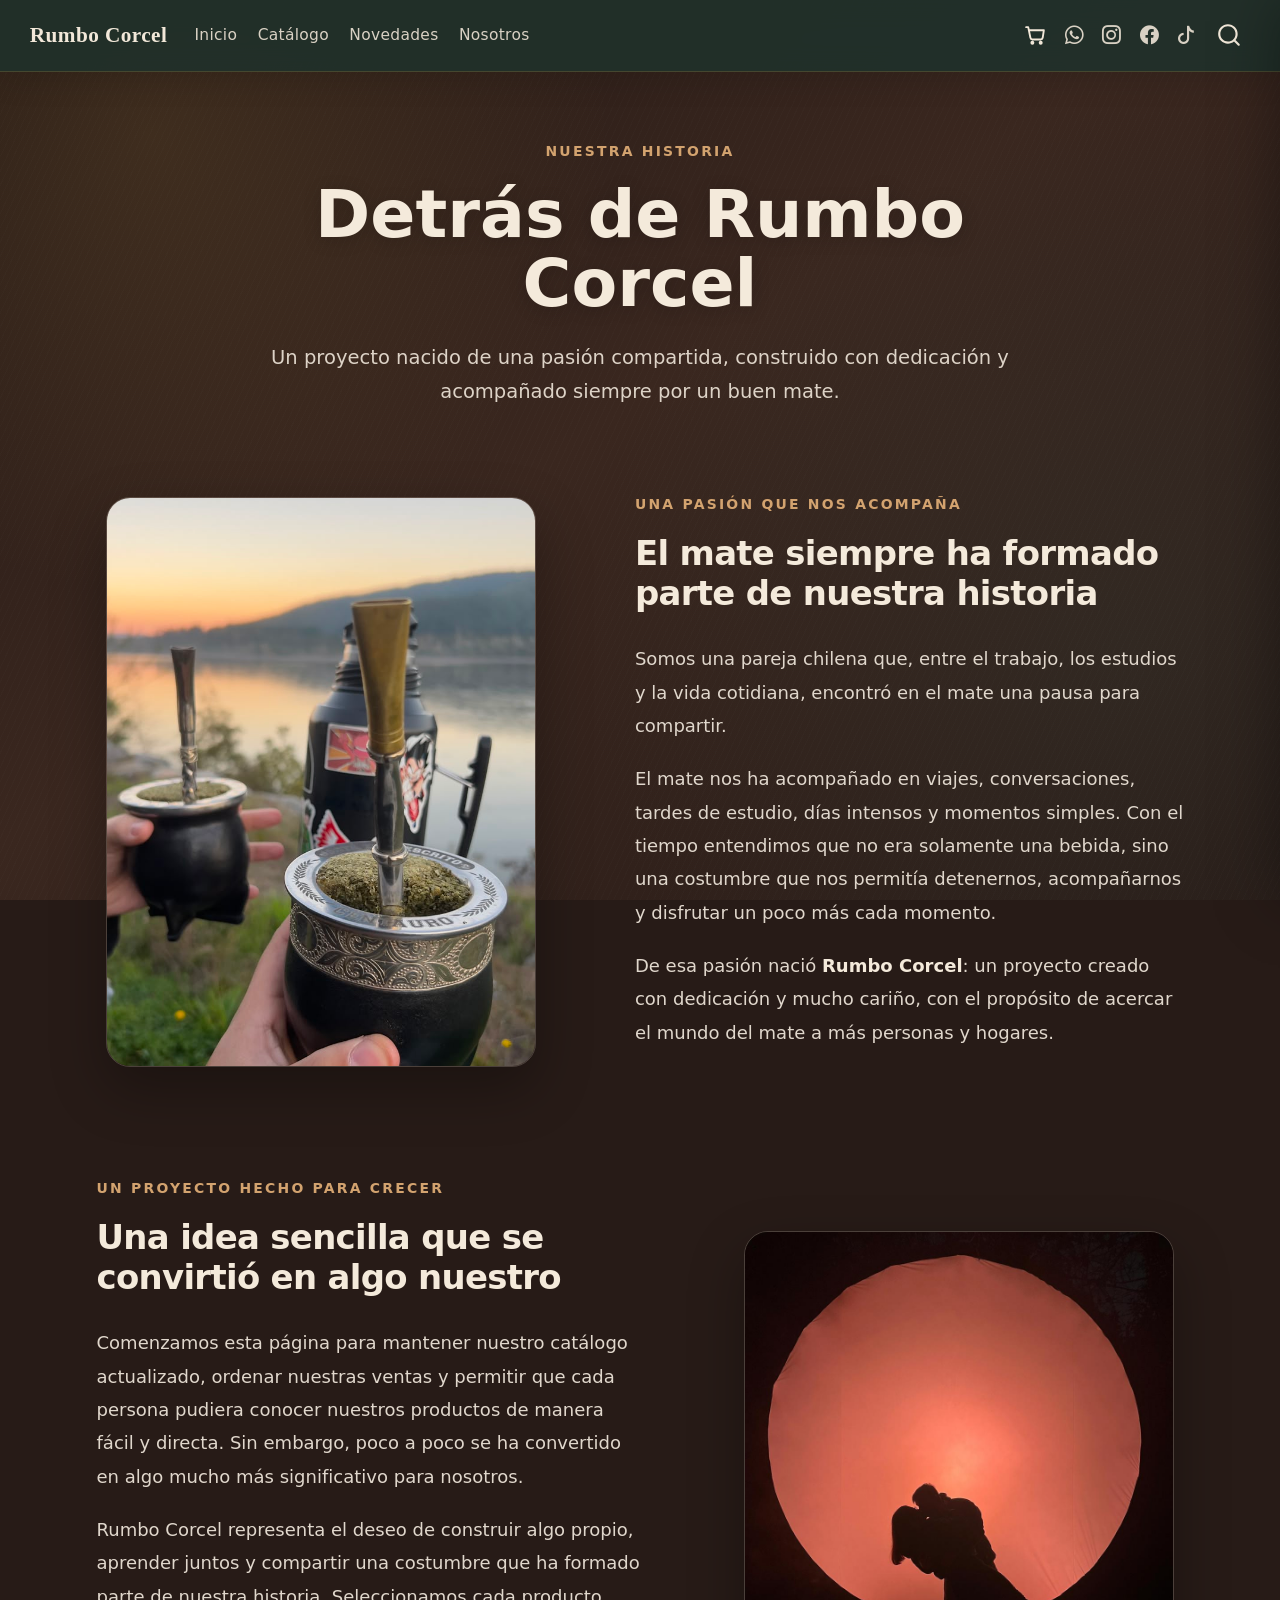
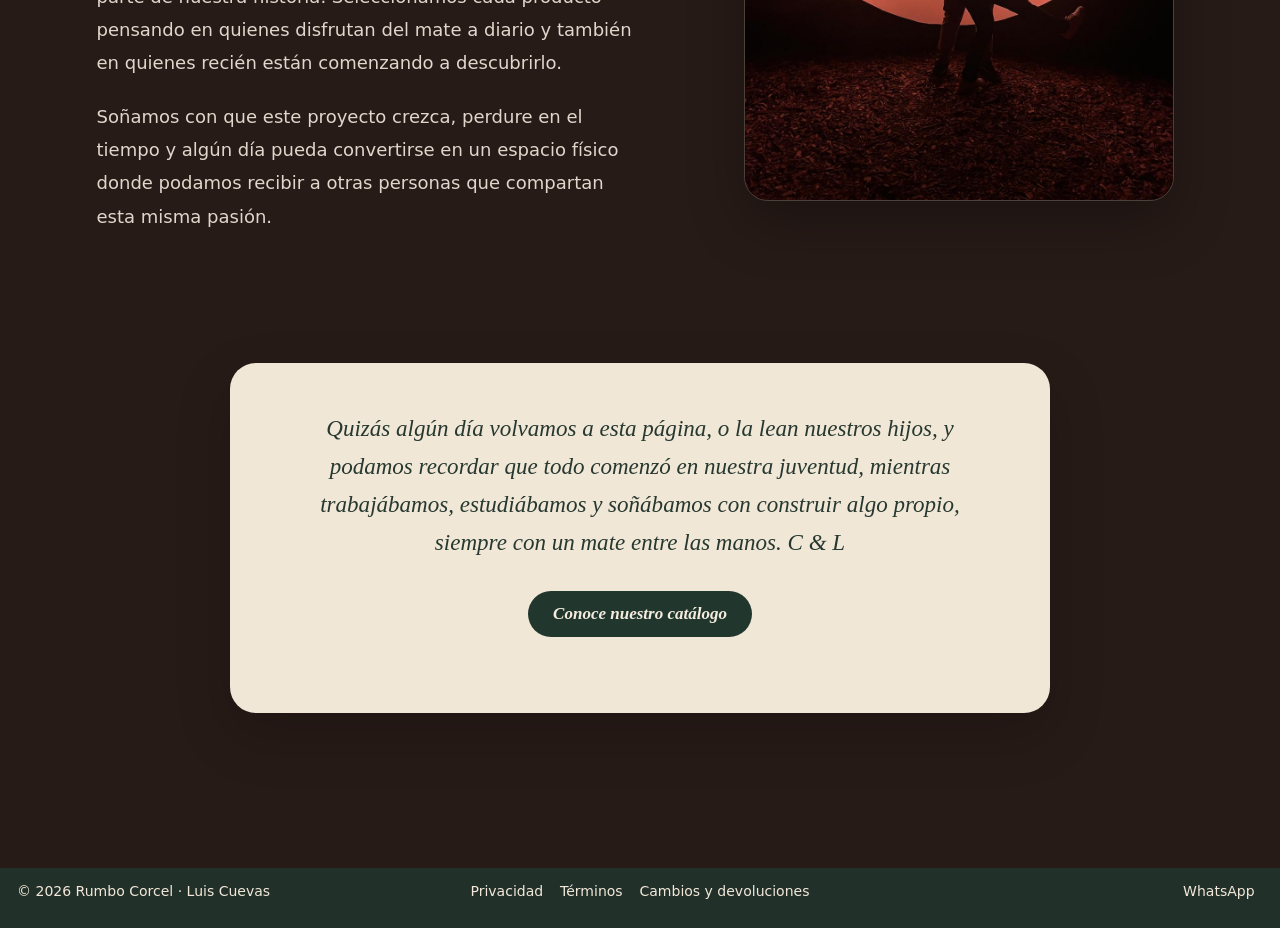
<file: docs/nosotros.html>
<!DOCTYPE html>
<html xmlns="http://www.w3.org/1999/xhtml" lang="es" xml:lang="es"><head>

<meta charset="utf-8">
<meta name="generator" content="quarto-1.9.38">

<meta name="viewport" content="width=device-width, initial-scale=1.0, user-scalable=yes">


<title>Nosotros – Rumbo Corcel</title>
<style>
/* Default styles provided by pandoc.
** See https://pandoc.org/MANUAL.html#variables-for-html for config info.
*/
code{white-space: pre-wrap;}
span.smallcaps{font-variant: small-caps;}
div.columns{display: flex; gap: min(4vw, 1.5em);}
div.column{flex: auto; overflow-x: auto;}
div.hanging-indent{margin-left: 1.5em; text-indent: -1.5em;}
ul.task-list{list-style: none;}
ul.task-list li input[type="checkbox"] {
  width: 0.8em;
  margin: 0 0.8em 0.2em -1em; /* quarto-specific, see https://github.com/quarto-dev/quarto-cli/issues/4556 */ 
  vertical-align: middle;
}
</style>


<script src="site_libs/quarto-nav/quarto-nav.js"></script>
<script src="site_libs/clipboard/clipboard.min.js"></script>
<script src="site_libs/quarto-search/autocomplete.umd.js"></script>
<script src="site_libs/quarto-search/fuse.min.js"></script>
<script src="site_libs/quarto-search/quarto-search.js"></script>
<meta name="quarto:offset" content="./">
<link href="./images/logo.png" rel="icon" type="image/png">
<script src="site_libs/quarto-html/quarto.js" type="module"></script>
<script src="site_libs/quarto-html/tabsets/tabsets.js" type="module"></script>
<script src="site_libs/quarto-html/popper.min.js"></script>
<script src="site_libs/quarto-html/tippy.umd.min.js"></script>
<link href="site_libs/quarto-html/tippy.css" rel="stylesheet">
<link href="site_libs/quarto-html/quarto-syntax-highlighting-15634bcf2e68342d4ad2dfa704d543f6.css" rel="stylesheet" id="quarto-text-highlighting-styles">
<script src="site_libs/bootstrap/bootstrap.min.js"></script>
<link href="site_libs/bootstrap/bootstrap-icons.css" rel="stylesheet">
<link href="site_libs/bootstrap/bootstrap-ba898d8360203e62ab5278dc43308a88.min.css" rel="stylesheet" append-hash="true" id="quarto-bootstrap" data-mode="light">
<script id="quarto-search-options" type="application/json">{
  "location": "navbar",
  "copy-button": false,
  "collapse-after": 3,
  "panel-placement": "end",
  "type": "overlay",
  "limit": 50,
  "keyboard-shortcut": [
    "f",
    "/",
    "s"
  ],
  "show-item-context": false,
  "language": {
    "search-no-results-text": "No se han encontrado resultados",
    "search-matching-documents-text": "documentos encontrados",
    "search-copy-link-title": "Copiar el enlace en la búsqueda",
    "search-hide-matches-text": "Ocultar resultados adicionales",
    "search-more-match-text": "resultado adicional en este documento",
    "search-more-matches-text": "resultados adicionales en este documento",
    "search-clear-button-title": "Borrar",
    "search-text-placeholder": "",
    "search-detached-cancel-button-title": "Cancelar",
    "search-submit-button-title": "Enviar",
    "search-label": "Buscar"
  }
}</script>
<style>html{ scroll-behavior: smooth; }</style>
<!-- Google Analytics 4 - Rumbo Corcel -->

  <script>

  (function () {

    const productionHosts = new Set([

      "rumbocorcel.cl",

      "www.rumbocorcel.cl"

    ]);

    

    /*

      * No registrar las visitas del preview local.

    */

      if (

        !productionHosts.has(

          window.location.hostname

        )

      ) {

        return;

      }

    

    const measurementId =

      "G-YDFK9DP16V";

    

    window.dataLayer =

      window.dataLayer || [];

    

    window.gtag = function () {

      window.dataLayer.push(arguments);

    };

    

    window.gtag(

      "js",

      new Date()

    );

    

    window.gtag(

      "config",

      measurementId

    );

    

    const analyticsScript =

      document.createElement("script");

    

    analyticsScript.async = true;

    

    analyticsScript.src =

      "https://www.googletagmanager.com/gtag/js?id=" +

      encodeURIComponent(

        measurementId

      );

    

    document.head.appendChild(

      analyticsScript

    );

  })();

</script>


<link rel="stylesheet" href="styles.css">
<link rel="stylesheet" href="legal-pages.css">
</head>

<body class="nav-fixed quarto-light">

<div id="quarto-search-results"></div>
  <header id="quarto-header" class="headroom fixed-top">
    <nav class="navbar navbar-expand-lg " data-bs-theme="dark">
      <div class="navbar-container container-fluid">
      <div class="navbar-brand-container mx-auto">
    <a class="navbar-brand" href="./index.html">
    <span class="navbar-title">Rumbo Corcel</span>
    </a>
  </div>
            <div id="quarto-search" class="" title="Buscar"></div>
          <button class="navbar-toggler" type="button" data-bs-toggle="collapse" data-bs-target="#navbarCollapse" aria-controls="navbarCollapse" role="menu" aria-expanded="false" aria-label="Navegación de palanca" onclick="if (window.quartoToggleHeadroom) { window.quartoToggleHeadroom(); }">
  <span class="navbar-toggler-icon"></span>
</button>
          <div class="collapse navbar-collapse" id="navbarCollapse">
            <ul class="navbar-nav navbar-nav-scroll me-auto">
  <li class="nav-item">
    <a class="nav-link" href="./index.html"> 
<span class="menu-text">Inicio</span></a>
  </li>  
  <li class="nav-item">
    <a class="nav-link" href="./catalogo.html"> 
<span class="menu-text">Catálogo</span></a>
  </li>  
  <li class="nav-item">
    <a class="nav-link" href="./novedades.html"> 
<span class="menu-text">Novedades</span></a>
  </li>  
  <li class="nav-item">
    <a class="nav-link active" href="./nosotros.html" aria-current="page"> 
<span class="menu-text">Nosotros</span></a>
  </li>  
</ul>
            <ul class="navbar-nav navbar-nav-scroll ms-auto">
  <li class="nav-item compact">
    <a class="nav-link" href="https://wa.me/message/5PEO6Z2GUZLNP1" target="_blank"> <i class="bi bi-whatsapp" role="img" aria-label="WhatsApp">
</i> 
<span class="menu-text"></span></a>
  </li>  
  <li class="nav-item compact">
    <a class="nav-link" href="https://www.instagram.com/rumbocorcel.mate" rel="noopener noreferrer" target="_blank"> <i class="bi bi-instagram" role="img" aria-label="Instagram">
</i> 
<span class="menu-text"></span></a>
  </li>  
  <li class="nav-item compact">
    <a class="nav-link" href="https://www.facebook.com/profile.php?id=61586241693849" rel="noopener noreferrer" target="_blank"> <i class="bi bi-facebook" role="img" aria-label="Facebook">
</i> 
<span class="menu-text"></span></a>
  </li>  
  <li class="nav-item compact">
    <a class="nav-link" href="https://www.tiktok.com/@rumbo.corcel?_r=1&amp;_t=ZS-98ajOG4A2y7" rel="noopener noreferrer" target="_blank"> <i class="bi bi-tiktok" role="img" aria-label="TikTok">
</i> 
<span class="menu-text"></span></a>
  </li>  
</ul>
          </div> <!-- /navcollapse -->
            <div class="quarto-navbar-tools">
</div>
      </div> <!-- /container-fluid -->
    </nav>
</header>
<!-- content -->
<div id="quarto-content" class="quarto-container page-columns page-rows-contents page-layout-full page-navbar">
<!-- sidebar -->
<!-- margin-sidebar -->
    
<!-- main -->
<main class="content column-page" id="quarto-document-content">

<header id="title-block-header" class="quarto-title-block default">
<div class="quarto-title">
<h1 class="title">Nosotros</h1>
</div>



<div class="quarto-title-meta column-page">

    
  
    
  </div>
  


</header>


<div class="nosotros-contenedor">
<div class="nosotros-introduccion">
<p><span class="nosotros-etiqueta">NUESTRA HISTORIA</span></p>
<section id="detrás-de-rumbo-corcel" class="level1">
<h1>Detrás de Rumbo Corcel</h1>
<p>Un proyecto nacido de una pasión compartida, construido con dedicación y acompañado siempre por un buen mate.</p>
</section>
</div>
<div class="nosotros-bloque">
<div class="nosotros-imagen">
<p><img src="images/nosotros-1.jpeg" class="nosotros-foto img-fluid"></p>
</div>
<div class="nosotros-texto">
<p><span class="nosotros-etiqueta">UNA PASIÓN QUE NOS ACOMPAÑA</span></p>
<section id="el-mate-siempre-ha-formado-parte-de-nuestra-historia" class="level2">
<h2 data-anchor-id="el-mate-siempre-ha-formado-parte-de-nuestra-historia">El mate siempre ha formado parte de nuestra historia</h2>
<p>Somos una pareja chilena que, entre el trabajo, los estudios y la vida cotidiana, encontró en el mate una pausa para compartir.</p>
<p>El mate nos ha acompañado en viajes, conversaciones, tardes de estudio, días intensos y momentos simples. Con el tiempo entendimos que no era solamente una bebida, sino una costumbre que nos permitía detenernos, acompañarnos y disfrutar un poco más cada momento.</p>
<p>De esa pasión nació <strong>Rumbo Corcel</strong>: un proyecto creado con dedicación y mucho cariño, con el propósito de acercar el mundo del mate a más personas y hogares.</p>
</section>
</div>
</div>
<div class="nosotros-bloque nosotros-bloque-invertido">
<div class="nosotros-texto">
<p><span class="nosotros-etiqueta">UN PROYECTO HECHO PARA CRECER</span></p>
<section id="una-idea-sencilla-que-se-convirtió-en-algo-nuestro" class="level2">
<h2 data-anchor-id="una-idea-sencilla-que-se-convirtió-en-algo-nuestro">Una idea sencilla que se convirtió en algo nuestro</h2>
<p>Comenzamos esta página para mantener nuestro catálogo actualizado, ordenar nuestras ventas y permitir que cada persona pudiera conocer nuestros productos de manera fácil y directa. Sin embargo, poco a poco se ha convertido en algo mucho más significativo para nosotros.</p>
<p>Rumbo Corcel representa el deseo de construir algo propio, aprender juntos y compartir una costumbre que ha formado parte de nuestra historia. Seleccionamos cada producto pensando en quienes disfrutan del mate a diario y también en quienes recién están comenzando a descubrirlo.</p>
<p>Soñamos con que este proyecto crezca, perdure en el tiempo y algún día pueda convertirse en un espacio físico donde podamos recibir a otras personas que compartan esta misma pasión.</p>
</section>
</div>
<div class="nosotros-imagen">
<p><img src="images/nosotros-2.jpeg" class="nosotros-foto img-fluid" loading="lazy"></p>
</div>
</div>
<div class="nosotros-cierre">
<p>Quizás algún día volvamos a esta página, o la lean nuestros hijos, y podamos recordar que todo comenzó en nuestra juventud, mientras trabajábamos, estudiábamos y soñábamos con construir algo propio, siempre con un mate entre las manos. C &amp; L</p>
<p><a href="catalogo.html" class="boton-nosotros">Conoce nuestro catálogo</a></p>
</div>
</div>



</main> <!-- /main -->
<link rel="stylesheet" href="checkout.css?v=20260728-20">



<script src="https://challenges.cloudflare.com/turnstile/v0/api.js?render=explicit" defer="">

</script>



<script src="script.js?v=20260803-040" defer="">

</script>



<script src="cart.js?v=20260803-040" defer="">

</script>



<script src="checkout.js?v=20260803-040" defer="">

</script>
<script id="quarto-html-after-body" type="application/javascript">
  window.document.addEventListener("DOMContentLoaded", function (event) {
    const isCodeAnnotation = (el) => {
      for (const clz of el.classList) {
        if (clz.startsWith('code-annotation-')) {                     
          return true;
        }
      }
      return false;
    }
    const onCopySuccess = function(e) {
      // button target
      const button = e.trigger;
      // don't keep focus
      button.blur();
      // flash "checked"
      button.classList.add('code-copy-button-checked');
      var currentTitle = button.getAttribute("title");
      button.setAttribute("title", "Copiado");
      let tooltip;
      if (window.bootstrap) {
        button.setAttribute("data-bs-toggle", "tooltip");
        button.setAttribute("data-bs-placement", "left");
        button.setAttribute("data-bs-title", "Copiado");
        tooltip = new bootstrap.Tooltip(button, 
          { trigger: "manual", 
            customClass: "code-copy-button-tooltip",
            offset: [0, -8]});
        tooltip.show();    
      }
      setTimeout(function() {
        if (tooltip) {
          tooltip.hide();
          button.removeAttribute("data-bs-title");
          button.removeAttribute("data-bs-toggle");
          button.removeAttribute("data-bs-placement");
        }
        button.setAttribute("title", currentTitle);
        button.classList.remove('code-copy-button-checked');
      }, 1000);
      // clear code selection
      e.clearSelection();
    }
    const getTextToCopy = function(trigger) {
      const outerScaffold = trigger.parentElement.cloneNode(true);
      const codeEl = outerScaffold.querySelector('code');
      for (const childEl of codeEl.children) {
        if (isCodeAnnotation(childEl)) {
          childEl.remove();
        }
      }
      return codeEl.innerText;
    }
    const clipboard = new window.ClipboardJS('.code-copy-button:not([data-in-quarto-modal])', {
      text: getTextToCopy
    });
    clipboard.on('success', onCopySuccess);
    if (window.document.getElementById('quarto-embedded-source-code-modal')) {
      const clipboardModal = new window.ClipboardJS('.code-copy-button[data-in-quarto-modal]', {
        text: getTextToCopy,
        container: window.document.getElementById('quarto-embedded-source-code-modal')
      });
      clipboardModal.on('success', onCopySuccess);
    }
      var localhostRegex = new RegExp(/^(?:http|https):\/\/localhost\:?[0-9]*\//);
      var mailtoRegex = new RegExp(/^mailto:/);
        var filterRegex = new RegExp('/' + window.location.host + '/');
      var isInternal = (href) => {
          return filterRegex.test(href) || localhostRegex.test(href) || mailtoRegex.test(href);
      }
      // Inspect non-navigation links and adorn them if external
     var links = window.document.querySelectorAll('a[href]:not(.nav-link):not(.navbar-brand):not(.toc-action):not(.sidebar-link):not(.sidebar-item-toggle):not(.pagination-link):not(.no-external):not([aria-hidden]):not(.dropdown-item):not(.quarto-navigation-tool):not(.about-link)');
      for (var i=0; i<links.length; i++) {
        const link = links[i];
        if (!isInternal(link.href)) {
          // undo the damage that might have been done by quarto-nav.js in the case of
          // links that we want to consider external
          if (link.dataset.originalHref !== undefined) {
            link.href = link.dataset.originalHref;
          }
        }
      }
    function tippyHover(el, contentFn, onTriggerFn, onUntriggerFn) {
      const config = {
        allowHTML: true,
        maxWidth: 500,
        delay: 100,
        arrow: false,
        appendTo: function(el) {
            return el.parentElement;
        },
        interactive: true,
        interactiveBorder: 10,
        theme: 'quarto',
        placement: 'bottom-start',
      };
      if (contentFn) {
        config.content = contentFn;
      }
      if (onTriggerFn) {
        config.onTrigger = onTriggerFn;
      }
      if (onUntriggerFn) {
        config.onUntrigger = onUntriggerFn;
      }
      window.tippy(el, config); 
    }
    const noterefs = window.document.querySelectorAll('a[role="doc-noteref"]');
    for (var i=0; i<noterefs.length; i++) {
      const ref = noterefs[i];
      tippyHover(ref, function() {
        // use id or data attribute instead here
        let href = ref.getAttribute('data-footnote-href') || ref.getAttribute('href');
        try { href = new URL(href).hash; } catch {}
        const id = href.replace(/^#\/?/, "");
        const note = window.document.getElementById(id);
        if (note) {
          return note.innerHTML;
        } else {
          return "";
        }
      });
    }
    const xrefs = window.document.querySelectorAll('a.quarto-xref');
    const processXRef = (id, note) => {
      // Strip column container classes
      const stripColumnClz = (el) => {
        el.classList.remove("page-full", "page-columns");
        if (el.children) {
          for (const child of el.children) {
            stripColumnClz(child);
          }
        }
      }
      stripColumnClz(note)
      if (id === null || id.startsWith('sec-')) {
        // Special case sections, only their first couple elements
        const container = document.createElement("div");
        if (note.children && note.children.length > 2) {
          container.appendChild(note.children[0].cloneNode(true));
          for (let i = 1; i < note.children.length; i++) {
            const child = note.children[i];
            if (child.tagName === "P" && child.innerText === "") {
              continue;
            } else {
              container.appendChild(child.cloneNode(true));
              break;
            }
          }
          if (window.Quarto?.typesetMath) {
            window.Quarto.typesetMath(container);
          }
          return container.innerHTML
        } else {
          if (window.Quarto?.typesetMath) {
            window.Quarto.typesetMath(note);
          }
          return note.innerHTML;
        }
      } else {
        // Remove any anchor links if they are present
        const anchorLink = note.querySelector('a.anchorjs-link');
        if (anchorLink) {
          anchorLink.remove();
        }
        if (window.Quarto?.typesetMath) {
          window.Quarto.typesetMath(note);
        }
        if (note.classList.contains("callout")) {
          return note.outerHTML;
        } else {
          return note.innerHTML;
        }
      }
    }
    for (var i=0; i<xrefs.length; i++) {
      const xref = xrefs[i];
      tippyHover(xref, undefined, function(instance) {
        instance.disable();
        let url = xref.getAttribute('href');
        let hash = undefined; 
        if (url.startsWith('#')) {
          hash = url;
        } else {
          try { hash = new URL(url).hash; } catch {}
        }
        if (hash) {
          const id = hash.replace(/^#\/?/, "");
          const note = window.document.getElementById(id);
          if (note !== null) {
            try {
              const html = processXRef(id, note.cloneNode(true));
              instance.setContent(html);
            } finally {
              instance.enable();
              instance.show();
            }
          } else {
            // See if we can fetch this
            fetch(url.split('#')[0])
            .then(res => res.text())
            .then(html => {
              const parser = new DOMParser();
              const htmlDoc = parser.parseFromString(html, "text/html");
              const note = htmlDoc.getElementById(id);
              if (note !== null) {
                const html = processXRef(id, note);
                instance.setContent(html);
              } 
            }).finally(() => {
              instance.enable();
              instance.show();
            });
          }
        } else {
          // See if we can fetch a full url (with no hash to target)
          // This is a special case and we should probably do some content thinning / targeting
          fetch(url)
          .then(res => res.text())
          .then(html => {
            const parser = new DOMParser();
            const htmlDoc = parser.parseFromString(html, "text/html");
            const note = htmlDoc.querySelector('main.content');
            if (note !== null) {
              // This should only happen for chapter cross references
              // (since there is no id in the URL)
              // remove the first header
              if (note.children.length > 0 && note.children[0].tagName === "HEADER") {
                note.children[0].remove();
              }
              const html = processXRef(null, note);
              instance.setContent(html);
            } 
          }).finally(() => {
            instance.enable();
            instance.show();
          });
        }
      }, function(instance) {
      });
    }
        let selectedAnnoteEl;
        const selectorForAnnotation = ( cell, annotation) => {
          let cellAttr = 'data-code-cell="' + cell + '"';
          let lineAttr = 'data-code-annotation="' +  annotation + '"';
          const selector = 'span[' + cellAttr + '][' + lineAttr + ']';
          return selector;
        }
        const selectCodeLines = (annoteEl) => {
          const doc = window.document;
          const targetCell = annoteEl.getAttribute("data-target-cell");
          const targetAnnotation = annoteEl.getAttribute("data-target-annotation");
          const annoteSpan = window.document.querySelector(selectorForAnnotation(targetCell, targetAnnotation));
          const lines = annoteSpan.getAttribute("data-code-lines").split(",");
          const lineIds = lines.map((line) => {
            return targetCell + "-" + line;
          })
          let top = null;
          let height = null;
          let parent = null;
          if (lineIds.length > 0) {
              //compute the position of the single el (top and bottom and make a div)
              const el = window.document.getElementById(lineIds[0]);
              top = el.offsetTop;
              height = el.offsetHeight;
              parent = el.parentElement.parentElement;
            if (lineIds.length > 1) {
              const lastEl = window.document.getElementById(lineIds[lineIds.length - 1]);
              const bottom = lastEl.offsetTop + lastEl.offsetHeight;
              height = bottom - top;
            }
            if (top !== null && height !== null && parent !== null) {
              // cook up a div (if necessary) and position it 
              let div = window.document.getElementById("code-annotation-line-highlight");
              if (div === null) {
                div = window.document.createElement("div");
                div.setAttribute("id", "code-annotation-line-highlight");
                div.style.position = 'absolute';
                parent.appendChild(div);
              }
              div.style.top = top - 2 + "px";
              div.style.height = height + 4 + "px";
              div.style.left = 0;
              let gutterDiv = window.document.getElementById("code-annotation-line-highlight-gutter");
              if (gutterDiv === null) {
                gutterDiv = window.document.createElement("div");
                gutterDiv.setAttribute("id", "code-annotation-line-highlight-gutter");
                gutterDiv.style.position = 'absolute';
                const codeCell = window.document.getElementById(targetCell);
                const gutter = codeCell.querySelector('.code-annotation-gutter');
                gutter.appendChild(gutterDiv);
              }
              gutterDiv.style.top = top - 2 + "px";
              gutterDiv.style.height = height + 4 + "px";
            }
            selectedAnnoteEl = annoteEl;
          }
        };
        const unselectCodeLines = () => {
          const elementsIds = ["code-annotation-line-highlight", "code-annotation-line-highlight-gutter"];
          elementsIds.forEach((elId) => {
            const div = window.document.getElementById(elId);
            if (div) {
              div.remove();
            }
          });
          selectedAnnoteEl = undefined;
        };
          // Handle positioning of the toggle
      window.addEventListener(
        "resize",
        throttle(() => {
          elRect = undefined;
          if (selectedAnnoteEl) {
            selectCodeLines(selectedAnnoteEl);
          }
        }, 10)
      );
      function throttle(fn, ms) {
      let throttle = false;
      let timer;
        return (...args) => {
          if(!throttle) { // first call gets through
              fn.apply(this, args);
              throttle = true;
          } else { // all the others get throttled
              if(timer) clearTimeout(timer); // cancel #2
              timer = setTimeout(() => {
                fn.apply(this, args);
                timer = throttle = false;
              }, ms);
          }
        };
      }
        // Attach click handler to the DT
        const annoteDls = window.document.querySelectorAll('dt[data-target-cell]');
        for (const annoteDlNode of annoteDls) {
          annoteDlNode.addEventListener('click', (event) => {
            const clickedEl = event.target;
            if (clickedEl !== selectedAnnoteEl) {
              unselectCodeLines();
              const activeEl = window.document.querySelector('dt[data-target-cell].code-annotation-active');
              if (activeEl) {
                activeEl.classList.remove('code-annotation-active');
              }
              selectCodeLines(clickedEl);
              clickedEl.classList.add('code-annotation-active');
            } else {
              // Unselect the line
              unselectCodeLines();
              clickedEl.classList.remove('code-annotation-active');
            }
          });
        }
    const findCites = (el) => {
      const parentEl = el.parentElement;
      if (parentEl) {
        const cites = parentEl.dataset.cites;
        if (cites) {
          return {
            el,
            cites: cites.split(' ')
          };
        } else {
          return findCites(el.parentElement)
        }
      } else {
        return undefined;
      }
    };
    var bibliorefs = window.document.querySelectorAll('a[role="doc-biblioref"]');
    for (var i=0; i<bibliorefs.length; i++) {
      const ref = bibliorefs[i];
      const citeInfo = findCites(ref);
      if (citeInfo) {
        tippyHover(citeInfo.el, function() {
          var popup = window.document.createElement('div');
          citeInfo.cites.forEach(function(cite) {
            var citeDiv = window.document.createElement('div');
            citeDiv.classList.add('hanging-indent');
            citeDiv.classList.add('csl-entry');
            var biblioDiv = window.document.getElementById('ref-' + cite);
            if (biblioDiv) {
              citeDiv.innerHTML = biblioDiv.innerHTML;
            }
            popup.appendChild(citeDiv);
          });
          return popup.innerHTML;
        });
      }
    }
  });
  </script>
</div> <!-- /content -->
<footer class="footer">
  <div class="nav-footer">
    <div class="nav-footer-left">
<p>© 2026 Rumbo Corcel · Luis Cuevas</p>
</div>   
    <div class="nav-footer-center">
      <ul class="footer-items list-unstyled">
    <li class="nav-item">
    <a class="nav-link" href="./politica-privacidad.html">
<p>Privacidad</p>
</a>
  </li>  
    <li class="nav-item">
    <a class="nav-link" href="./terminos-condiciones.html">
<p>Términos</p>
</a>
  </li>  
    <li class="nav-item">
    <a class="nav-link" href="./cambios-devoluciones.html">
<p>Cambios y devoluciones</p>
</a>
  </li>  
</ul>
    </div>
    <div class="nav-footer-right">
      <ul class="footer-items list-unstyled">
    <li class="nav-item">
    <a class="nav-link" href="https://wa.me/message/5PEO6Z2GUZLNP1">
<p>WhatsApp</p>
</a>
  </li>  
</ul>
    </div>
  </div>
</footer>




<script src="site_libs/quarto-html/zenscroll-min.js"></script>
</body></html>
</file>
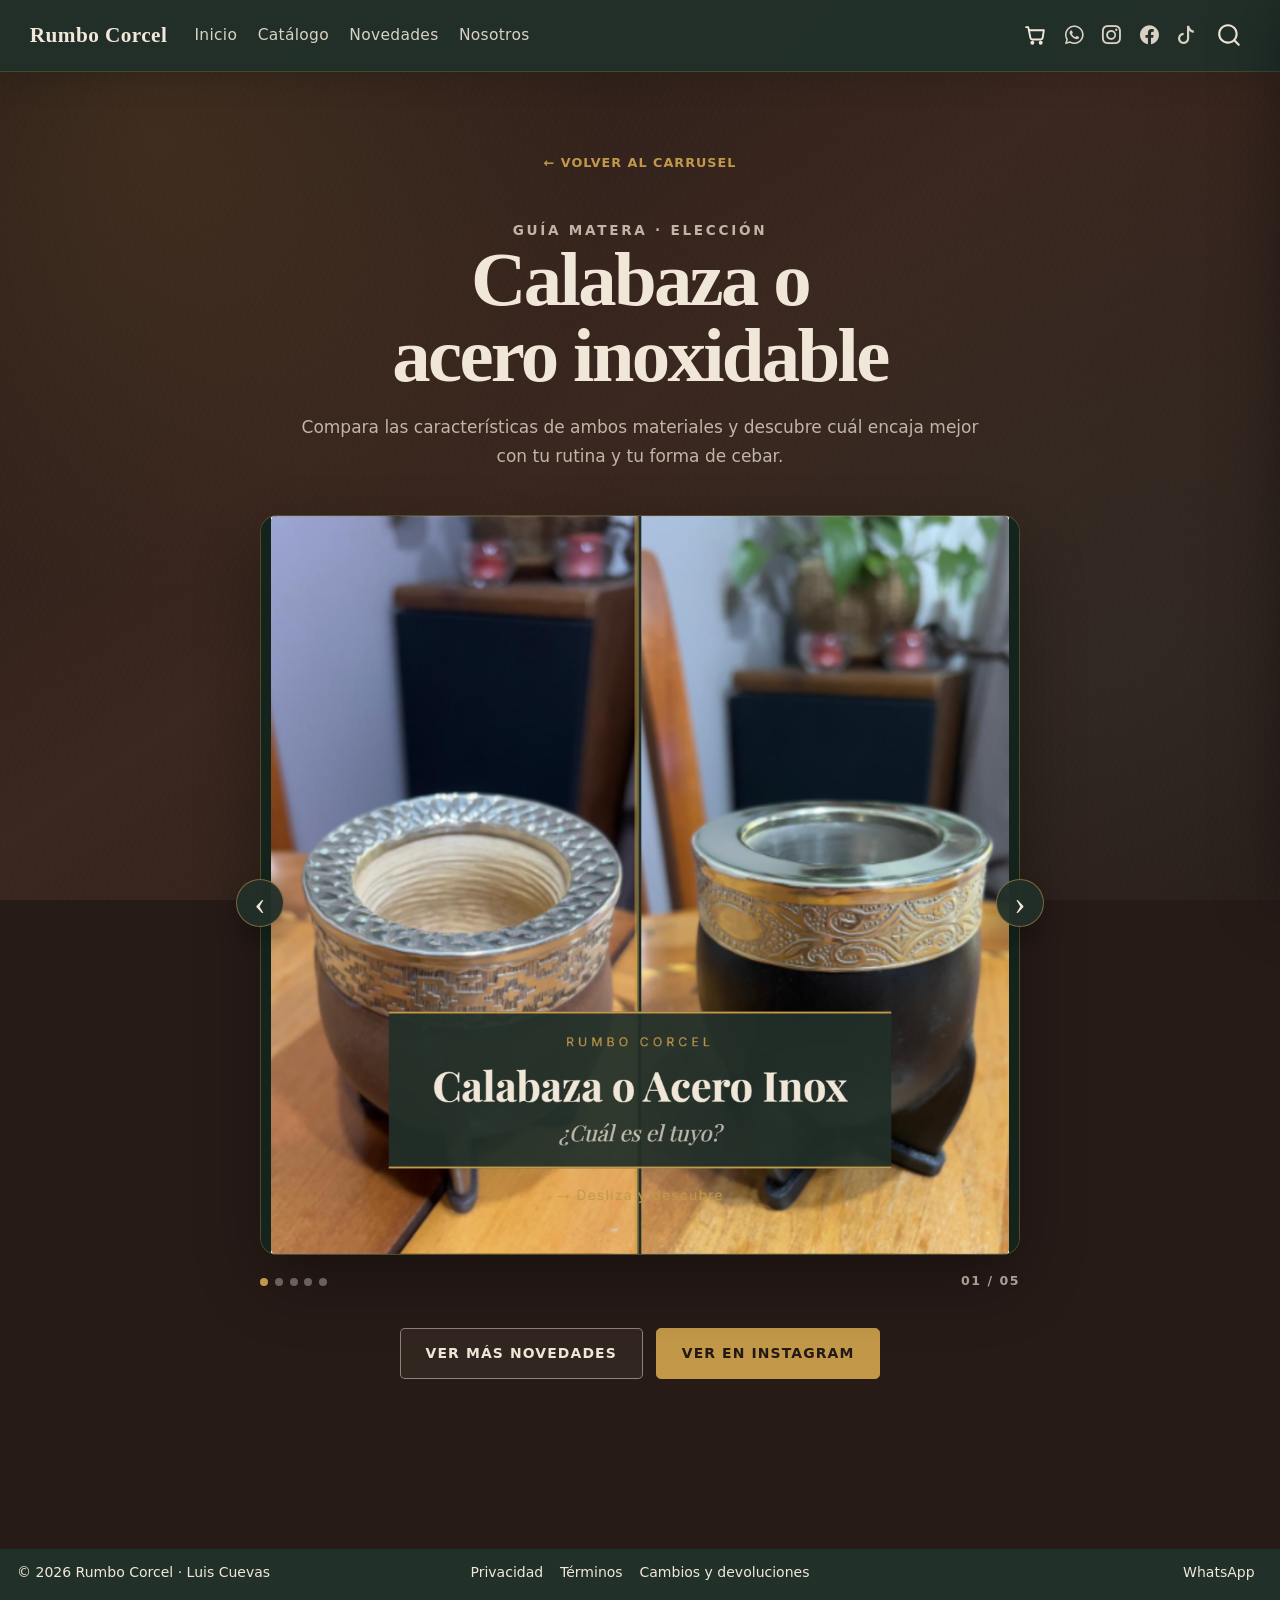
<file: docs/novedad-calabaza-acero.html>
<!DOCTYPE html>
<html xmlns="http://www.w3.org/1999/xhtml" lang="es" xml:lang="es"><head>

<meta charset="utf-8">
<meta name="generator" content="quarto-1.9.38">

<meta name="viewport" content="width=device-width, initial-scale=1.0, user-scalable=yes">


<title>Calabaza o acero inoxidable – Rumbo Corcel</title>
<style>
/* Default styles provided by pandoc.
** See https://pandoc.org/MANUAL.html#variables-for-html for config info.
*/
code{white-space: pre-wrap;}
span.smallcaps{font-variant: small-caps;}
div.columns{display: flex; gap: min(4vw, 1.5em);}
div.column{flex: auto; overflow-x: auto;}
div.hanging-indent{margin-left: 1.5em; text-indent: -1.5em;}
ul.task-list{list-style: none;}
ul.task-list li input[type="checkbox"] {
  width: 0.8em;
  margin: 0 0.8em 0.2em -1em; /* quarto-specific, see https://github.com/quarto-dev/quarto-cli/issues/4556 */ 
  vertical-align: middle;
}
</style>


<script src="site_libs/quarto-nav/quarto-nav.js"></script>
<script src="site_libs/clipboard/clipboard.min.js"></script>
<script src="site_libs/quarto-search/autocomplete.umd.js"></script>
<script src="site_libs/quarto-search/fuse.min.js"></script>
<script src="site_libs/quarto-search/quarto-search.js"></script>
<meta name="quarto:offset" content="./">
<link href="./images/logo.png" rel="icon" type="image/png">
<script src="site_libs/quarto-html/quarto.js" type="module"></script>
<script src="site_libs/quarto-html/tabsets/tabsets.js" type="module"></script>
<script src="site_libs/quarto-html/popper.min.js"></script>
<script src="site_libs/quarto-html/tippy.umd.min.js"></script>
<link href="site_libs/quarto-html/tippy.css" rel="stylesheet">
<link href="site_libs/quarto-html/quarto-syntax-highlighting-15634bcf2e68342d4ad2dfa704d543f6.css" rel="stylesheet" id="quarto-text-highlighting-styles">
<script src="site_libs/bootstrap/bootstrap.min.js"></script>
<link href="site_libs/bootstrap/bootstrap-icons.css" rel="stylesheet">
<link href="site_libs/bootstrap/bootstrap-ba898d8360203e62ab5278dc43308a88.min.css" rel="stylesheet" append-hash="true" id="quarto-bootstrap" data-mode="light">
<script id="quarto-search-options" type="application/json">{
  "location": "navbar",
  "copy-button": false,
  "collapse-after": 3,
  "panel-placement": "end",
  "type": "overlay",
  "limit": 50,
  "keyboard-shortcut": [
    "f",
    "/",
    "s"
  ],
  "show-item-context": false,
  "language": {
    "search-no-results-text": "No se han encontrado resultados",
    "search-matching-documents-text": "documentos encontrados",
    "search-copy-link-title": "Copiar el enlace en la búsqueda",
    "search-hide-matches-text": "Ocultar resultados adicionales",
    "search-more-match-text": "resultado adicional en este documento",
    "search-more-matches-text": "resultados adicionales en este documento",
    "search-clear-button-title": "Borrar",
    "search-text-placeholder": "",
    "search-detached-cancel-button-title": "Cancelar",
    "search-submit-button-title": "Enviar",
    "search-label": "Buscar"
  }
}</script>
<style>html{ scroll-behavior: smooth; }</style>
<!-- Google Analytics 4 - Rumbo Corcel -->

  <script>

  (function () {

    const productionHosts = new Set([

      "rumbocorcel.cl",

      "www.rumbocorcel.cl"

    ]);

    

    /*

      * No registrar las visitas del preview local.

    */

      if (

        !productionHosts.has(

          window.location.hostname

        )

      ) {

        return;

      }

    

    const measurementId =

      "G-YDFK9DP16V";

    

    window.dataLayer =

      window.dataLayer || [];

    

    window.gtag = function () {

      window.dataLayer.push(arguments);

    };

    

    window.gtag(

      "js",

      new Date()

    );

    

    window.gtag(

      "config",

      measurementId

    );

    

    const analyticsScript =

      document.createElement("script");

    

    analyticsScript.async = true;

    

    analyticsScript.src =

      "https://www.googletagmanager.com/gtag/js?id=" +

      encodeURIComponent(

        measurementId

      );

    

    document.head.appendChild(

      analyticsScript

    );

  })();

</script>


<link rel="stylesheet" href="styles.css">
<link rel="stylesheet" href="legal-pages.css">
</head>

<body class="nav-fixed quarto-light">

<div id="quarto-search-results"></div>
  <header id="quarto-header" class="headroom fixed-top">
    <nav class="navbar navbar-expand-lg " data-bs-theme="dark">
      <div class="navbar-container container-fluid">
      <div class="navbar-brand-container mx-auto">
    <a class="navbar-brand" href="./index.html">
    <span class="navbar-title">Rumbo Corcel</span>
    </a>
  </div>
            <div id="quarto-search" class="" title="Buscar"></div>
          <button class="navbar-toggler" type="button" data-bs-toggle="collapse" data-bs-target="#navbarCollapse" aria-controls="navbarCollapse" role="menu" aria-expanded="false" aria-label="Navegación de palanca" onclick="if (window.quartoToggleHeadroom) { window.quartoToggleHeadroom(); }">
  <span class="navbar-toggler-icon"></span>
</button>
          <div class="collapse navbar-collapse" id="navbarCollapse">
            <ul class="navbar-nav navbar-nav-scroll me-auto">
  <li class="nav-item">
    <a class="nav-link" href="./index.html"> 
<span class="menu-text">Inicio</span></a>
  </li>  
  <li class="nav-item">
    <a class="nav-link" href="./catalogo.html"> 
<span class="menu-text">Catálogo</span></a>
  </li>  
  <li class="nav-item">
    <a class="nav-link" href="./novedades.html"> 
<span class="menu-text">Novedades</span></a>
  </li>  
  <li class="nav-item">
    <a class="nav-link" href="./nosotros.html"> 
<span class="menu-text">Nosotros</span></a>
  </li>  
</ul>
            <ul class="navbar-nav navbar-nav-scroll ms-auto">
  <li class="nav-item compact">
    <a class="nav-link" href="https://wa.me/message/5PEO6Z2GUZLNP1" target="_blank"> <i class="bi bi-whatsapp" role="img" aria-label="WhatsApp">
</i> 
<span class="menu-text"></span></a>
  </li>  
  <li class="nav-item compact">
    <a class="nav-link" href="https://www.instagram.com/rumbocorcel.mate" rel="noopener noreferrer" target="_blank"> <i class="bi bi-instagram" role="img" aria-label="Instagram">
</i> 
<span class="menu-text"></span></a>
  </li>  
  <li class="nav-item compact">
    <a class="nav-link" href="https://www.facebook.com/profile.php?id=61586241693849" rel="noopener noreferrer" target="_blank"> <i class="bi bi-facebook" role="img" aria-label="Facebook">
</i> 
<span class="menu-text"></span></a>
  </li>  
  <li class="nav-item compact">
    <a class="nav-link" href="https://www.tiktok.com/@rumbo.corcel?_r=1&amp;_t=ZS-98ajOG4A2y7" rel="noopener noreferrer" target="_blank"> <i class="bi bi-tiktok" role="img" aria-label="TikTok">
</i> 
<span class="menu-text"></span></a>
  </li>  
</ul>
          </div> <!-- /navcollapse -->
            <div class="quarto-navbar-tools">
</div>
      </div> <!-- /container-fluid -->
    </nav>
</header>
<!-- content -->
<div id="quarto-content" class="quarto-container page-columns page-rows-contents page-layout-full page-navbar">
<!-- sidebar -->
<!-- margin-sidebar -->
    
<!-- main -->
<main class="content column-page" id="quarto-document-content">

<header id="title-block-header" class="quarto-title-block default">
<div class="quarto-title">
<h1 class="title">Calabaza o acero inoxidable</h1>
</div>



<div class="quarto-title-meta column-page">

    
  
    
  </div>
  


</header>


<main class="story-page">

  <header class="story-header">
    <a class="story-back" href="index.html?slide=2#inicio">← Volver al carrusel</a>
    <p class="section-eyebrow">GUÍA MATERA · ELECCIÓN</p>
    <h1>Calabaza o acero inoxidable</h1>
    <p>Compara las características de ambos materiales y descubre cuál encaja mejor con tu rutina y tu forma de cebar.</p>
  </header>

  <section class="story-gallery" data-story-gallery="" tabindex="0" aria-label="Galería de la publicación Calabaza o acero inoxidable">

    <button class="story-gallery-arrow story-gallery-prev" type="button" aria-label="Ver imagen anterior">‹</button>

    <div class="story-gallery-viewport">
      <div class="story-gallery-track" data-story-track="">
        <figure class="story-gallery-slide figure" data-story-slide="" aria-label="Imagen 1 de 5">
          <img src="images/novedades/calabaza-acero/portada.png" alt="Calabaza o acero inoxidable, imagen 1 de 5" class="figure-img">
        </figure>
        <figure class="story-gallery-slide figure" data-story-slide="" aria-label="Imagen 2 de 5">
          <img src="images/novedades/calabaza-acero/01.png" alt="Calabaza o acero inoxidable, imagen 2 de 5" loading="lazy" class="figure-img">
        </figure>
        <figure class="story-gallery-slide figure" data-story-slide="" aria-label="Imagen 3 de 5">
          <img src="images/novedades/calabaza-acero/02.png" alt="Calabaza o acero inoxidable, imagen 3 de 5" loading="lazy" class="figure-img">
        </figure>
        <figure class="story-gallery-slide figure" data-story-slide="" aria-label="Imagen 4 de 5">
          <img src="images/novedades/calabaza-acero/03.png" alt="Calabaza o acero inoxidable, imagen 4 de 5" loading="lazy" class="figure-img">
        </figure>
        <figure class="story-gallery-slide figure" data-story-slide="" aria-label="Imagen 5 de 5">
          <img src="images/novedades/calabaza-acero/04.png" alt="Calabaza o acero inoxidable, imagen 5 de 5" loading="lazy" class="figure-img">
        </figure>
      </div>
    </div>

    <button class="story-gallery-arrow story-gallery-next" type="button" aria-label="Ver imagen siguiente">›</button>

    <div class="story-gallery-footer">
      <div class="story-gallery-dots" role="tablist" aria-label="Elegir imagen">
        <button type="button" data-story-dot="0" aria-label="Ver imagen 1" aria-selected="true"></button>
        <button type="button" data-story-dot="1" aria-label="Ver imagen 2" aria-selected="false"></button>
        <button type="button" data-story-dot="2" aria-label="Ver imagen 3" aria-selected="false"></button>
        <button type="button" data-story-dot="3" aria-label="Ver imagen 4" aria-selected="false"></button>
        <button type="button" data-story-dot="4" aria-label="Ver imagen 5" aria-selected="false"></button>
      </div>
      <div class="story-gallery-count" aria-live="polite">
        <span data-story-current="">01</span> / 05
      </div>
    </div>

  </section>

  <div class="story-actions">
    <a href="novedades.html" class="button button-secondary">Ver más novedades</a>
    <a href="https://www.instagram.com/p/DZvG9L2FpCa/" class="button button-primary" target="_blank" rel="noopener noreferrer">Ver en Instagram</a>
  </div>

</main>



</main> <!-- /main -->
<link rel="stylesheet" href="checkout.css?v=20260728-20">



<script src="https://challenges.cloudflare.com/turnstile/v0/api.js?render=explicit" defer="">

</script>



<script src="script.js?v=20260803-040" defer="">

</script>



<script src="cart.js?v=20260803-040" defer="">

</script>



<script src="checkout.js?v=20260803-040" defer="">

</script>
<script id="quarto-html-after-body" type="application/javascript">
  window.document.addEventListener("DOMContentLoaded", function (event) {
    const isCodeAnnotation = (el) => {
      for (const clz of el.classList) {
        if (clz.startsWith('code-annotation-')) {                     
          return true;
        }
      }
      return false;
    }
    const onCopySuccess = function(e) {
      // button target
      const button = e.trigger;
      // don't keep focus
      button.blur();
      // flash "checked"
      button.classList.add('code-copy-button-checked');
      var currentTitle = button.getAttribute("title");
      button.setAttribute("title", "Copiado");
      let tooltip;
      if (window.bootstrap) {
        button.setAttribute("data-bs-toggle", "tooltip");
        button.setAttribute("data-bs-placement", "left");
        button.setAttribute("data-bs-title", "Copiado");
        tooltip = new bootstrap.Tooltip(button, 
          { trigger: "manual", 
            customClass: "code-copy-button-tooltip",
            offset: [0, -8]});
        tooltip.show();    
      }
      setTimeout(function() {
        if (tooltip) {
          tooltip.hide();
          button.removeAttribute("data-bs-title");
          button.removeAttribute("data-bs-toggle");
          button.removeAttribute("data-bs-placement");
        }
        button.setAttribute("title", currentTitle);
        button.classList.remove('code-copy-button-checked');
      }, 1000);
      // clear code selection
      e.clearSelection();
    }
    const getTextToCopy = function(trigger) {
      const outerScaffold = trigger.parentElement.cloneNode(true);
      const codeEl = outerScaffold.querySelector('code');
      for (const childEl of codeEl.children) {
        if (isCodeAnnotation(childEl)) {
          childEl.remove();
        }
      }
      return codeEl.innerText;
    }
    const clipboard = new window.ClipboardJS('.code-copy-button:not([data-in-quarto-modal])', {
      text: getTextToCopy
    });
    clipboard.on('success', onCopySuccess);
    if (window.document.getElementById('quarto-embedded-source-code-modal')) {
      const clipboardModal = new window.ClipboardJS('.code-copy-button[data-in-quarto-modal]', {
        text: getTextToCopy,
        container: window.document.getElementById('quarto-embedded-source-code-modal')
      });
      clipboardModal.on('success', onCopySuccess);
    }
      var localhostRegex = new RegExp(/^(?:http|https):\/\/localhost\:?[0-9]*\//);
      var mailtoRegex = new RegExp(/^mailto:/);
        var filterRegex = new RegExp('/' + window.location.host + '/');
      var isInternal = (href) => {
          return filterRegex.test(href) || localhostRegex.test(href) || mailtoRegex.test(href);
      }
      // Inspect non-navigation links and adorn them if external
     var links = window.document.querySelectorAll('a[href]:not(.nav-link):not(.navbar-brand):not(.toc-action):not(.sidebar-link):not(.sidebar-item-toggle):not(.pagination-link):not(.no-external):not([aria-hidden]):not(.dropdown-item):not(.quarto-navigation-tool):not(.about-link)');
      for (var i=0; i<links.length; i++) {
        const link = links[i];
        if (!isInternal(link.href)) {
          // undo the damage that might have been done by quarto-nav.js in the case of
          // links that we want to consider external
          if (link.dataset.originalHref !== undefined) {
            link.href = link.dataset.originalHref;
          }
        }
      }
    function tippyHover(el, contentFn, onTriggerFn, onUntriggerFn) {
      const config = {
        allowHTML: true,
        maxWidth: 500,
        delay: 100,
        arrow: false,
        appendTo: function(el) {
            return el.parentElement;
        },
        interactive: true,
        interactiveBorder: 10,
        theme: 'quarto',
        placement: 'bottom-start',
      };
      if (contentFn) {
        config.content = contentFn;
      }
      if (onTriggerFn) {
        config.onTrigger = onTriggerFn;
      }
      if (onUntriggerFn) {
        config.onUntrigger = onUntriggerFn;
      }
      window.tippy(el, config); 
    }
    const noterefs = window.document.querySelectorAll('a[role="doc-noteref"]');
    for (var i=0; i<noterefs.length; i++) {
      const ref = noterefs[i];
      tippyHover(ref, function() {
        // use id or data attribute instead here
        let href = ref.getAttribute('data-footnote-href') || ref.getAttribute('href');
        try { href = new URL(href).hash; } catch {}
        const id = href.replace(/^#\/?/, "");
        const note = window.document.getElementById(id);
        if (note) {
          return note.innerHTML;
        } else {
          return "";
        }
      });
    }
    const xrefs = window.document.querySelectorAll('a.quarto-xref');
    const processXRef = (id, note) => {
      // Strip column container classes
      const stripColumnClz = (el) => {
        el.classList.remove("page-full", "page-columns");
        if (el.children) {
          for (const child of el.children) {
            stripColumnClz(child);
          }
        }
      }
      stripColumnClz(note)
      if (id === null || id.startsWith('sec-')) {
        // Special case sections, only their first couple elements
        const container = document.createElement("div");
        if (note.children && note.children.length > 2) {
          container.appendChild(note.children[0].cloneNode(true));
          for (let i = 1; i < note.children.length; i++) {
            const child = note.children[i];
            if (child.tagName === "P" && child.innerText === "") {
              continue;
            } else {
              container.appendChild(child.cloneNode(true));
              break;
            }
          }
          if (window.Quarto?.typesetMath) {
            window.Quarto.typesetMath(container);
          }
          return container.innerHTML
        } else {
          if (window.Quarto?.typesetMath) {
            window.Quarto.typesetMath(note);
          }
          return note.innerHTML;
        }
      } else {
        // Remove any anchor links if they are present
        const anchorLink = note.querySelector('a.anchorjs-link');
        if (anchorLink) {
          anchorLink.remove();
        }
        if (window.Quarto?.typesetMath) {
          window.Quarto.typesetMath(note);
        }
        if (note.classList.contains("callout")) {
          return note.outerHTML;
        } else {
          return note.innerHTML;
        }
      }
    }
    for (var i=0; i<xrefs.length; i++) {
      const xref = xrefs[i];
      tippyHover(xref, undefined, function(instance) {
        instance.disable();
        let url = xref.getAttribute('href');
        let hash = undefined; 
        if (url.startsWith('#')) {
          hash = url;
        } else {
          try { hash = new URL(url).hash; } catch {}
        }
        if (hash) {
          const id = hash.replace(/^#\/?/, "");
          const note = window.document.getElementById(id);
          if (note !== null) {
            try {
              const html = processXRef(id, note.cloneNode(true));
              instance.setContent(html);
            } finally {
              instance.enable();
              instance.show();
            }
          } else {
            // See if we can fetch this
            fetch(url.split('#')[0])
            .then(res => res.text())
            .then(html => {
              const parser = new DOMParser();
              const htmlDoc = parser.parseFromString(html, "text/html");
              const note = htmlDoc.getElementById(id);
              if (note !== null) {
                const html = processXRef(id, note);
                instance.setContent(html);
              } 
            }).finally(() => {
              instance.enable();
              instance.show();
            });
          }
        } else {
          // See if we can fetch a full url (with no hash to target)
          // This is a special case and we should probably do some content thinning / targeting
          fetch(url)
          .then(res => res.text())
          .then(html => {
            const parser = new DOMParser();
            const htmlDoc = parser.parseFromString(html, "text/html");
            const note = htmlDoc.querySelector('main.content');
            if (note !== null) {
              // This should only happen for chapter cross references
              // (since there is no id in the URL)
              // remove the first header
              if (note.children.length > 0 && note.children[0].tagName === "HEADER") {
                note.children[0].remove();
              }
              const html = processXRef(null, note);
              instance.setContent(html);
            } 
          }).finally(() => {
            instance.enable();
            instance.show();
          });
        }
      }, function(instance) {
      });
    }
        let selectedAnnoteEl;
        const selectorForAnnotation = ( cell, annotation) => {
          let cellAttr = 'data-code-cell="' + cell + '"';
          let lineAttr = 'data-code-annotation="' +  annotation + '"';
          const selector = 'span[' + cellAttr + '][' + lineAttr + ']';
          return selector;
        }
        const selectCodeLines = (annoteEl) => {
          const doc = window.document;
          const targetCell = annoteEl.getAttribute("data-target-cell");
          const targetAnnotation = annoteEl.getAttribute("data-target-annotation");
          const annoteSpan = window.document.querySelector(selectorForAnnotation(targetCell, targetAnnotation));
          const lines = annoteSpan.getAttribute("data-code-lines").split(",");
          const lineIds = lines.map((line) => {
            return targetCell + "-" + line;
          })
          let top = null;
          let height = null;
          let parent = null;
          if (lineIds.length > 0) {
              //compute the position of the single el (top and bottom and make a div)
              const el = window.document.getElementById(lineIds[0]);
              top = el.offsetTop;
              height = el.offsetHeight;
              parent = el.parentElement.parentElement;
            if (lineIds.length > 1) {
              const lastEl = window.document.getElementById(lineIds[lineIds.length - 1]);
              const bottom = lastEl.offsetTop + lastEl.offsetHeight;
              height = bottom - top;
            }
            if (top !== null && height !== null && parent !== null) {
              // cook up a div (if necessary) and position it 
              let div = window.document.getElementById("code-annotation-line-highlight");
              if (div === null) {
                div = window.document.createElement("div");
                div.setAttribute("id", "code-annotation-line-highlight");
                div.style.position = 'absolute';
                parent.appendChild(div);
              }
              div.style.top = top - 2 + "px";
              div.style.height = height + 4 + "px";
              div.style.left = 0;
              let gutterDiv = window.document.getElementById("code-annotation-line-highlight-gutter");
              if (gutterDiv === null) {
                gutterDiv = window.document.createElement("div");
                gutterDiv.setAttribute("id", "code-annotation-line-highlight-gutter");
                gutterDiv.style.position = 'absolute';
                const codeCell = window.document.getElementById(targetCell);
                const gutter = codeCell.querySelector('.code-annotation-gutter');
                gutter.appendChild(gutterDiv);
              }
              gutterDiv.style.top = top - 2 + "px";
              gutterDiv.style.height = height + 4 + "px";
            }
            selectedAnnoteEl = annoteEl;
          }
        };
        const unselectCodeLines = () => {
          const elementsIds = ["code-annotation-line-highlight", "code-annotation-line-highlight-gutter"];
          elementsIds.forEach((elId) => {
            const div = window.document.getElementById(elId);
            if (div) {
              div.remove();
            }
          });
          selectedAnnoteEl = undefined;
        };
          // Handle positioning of the toggle
      window.addEventListener(
        "resize",
        throttle(() => {
          elRect = undefined;
          if (selectedAnnoteEl) {
            selectCodeLines(selectedAnnoteEl);
          }
        }, 10)
      );
      function throttle(fn, ms) {
      let throttle = false;
      let timer;
        return (...args) => {
          if(!throttle) { // first call gets through
              fn.apply(this, args);
              throttle = true;
          } else { // all the others get throttled
              if(timer) clearTimeout(timer); // cancel #2
              timer = setTimeout(() => {
                fn.apply(this, args);
                timer = throttle = false;
              }, ms);
          }
        };
      }
        // Attach click handler to the DT
        const annoteDls = window.document.querySelectorAll('dt[data-target-cell]');
        for (const annoteDlNode of annoteDls) {
          annoteDlNode.addEventListener('click', (event) => {
            const clickedEl = event.target;
            if (clickedEl !== selectedAnnoteEl) {
              unselectCodeLines();
              const activeEl = window.document.querySelector('dt[data-target-cell].code-annotation-active');
              if (activeEl) {
                activeEl.classList.remove('code-annotation-active');
              }
              selectCodeLines(clickedEl);
              clickedEl.classList.add('code-annotation-active');
            } else {
              // Unselect the line
              unselectCodeLines();
              clickedEl.classList.remove('code-annotation-active');
            }
          });
        }
    const findCites = (el) => {
      const parentEl = el.parentElement;
      if (parentEl) {
        const cites = parentEl.dataset.cites;
        if (cites) {
          return {
            el,
            cites: cites.split(' ')
          };
        } else {
          return findCites(el.parentElement)
        }
      } else {
        return undefined;
      }
    };
    var bibliorefs = window.document.querySelectorAll('a[role="doc-biblioref"]');
    for (var i=0; i<bibliorefs.length; i++) {
      const ref = bibliorefs[i];
      const citeInfo = findCites(ref);
      if (citeInfo) {
        tippyHover(citeInfo.el, function() {
          var popup = window.document.createElement('div');
          citeInfo.cites.forEach(function(cite) {
            var citeDiv = window.document.createElement('div');
            citeDiv.classList.add('hanging-indent');
            citeDiv.classList.add('csl-entry');
            var biblioDiv = window.document.getElementById('ref-' + cite);
            if (biblioDiv) {
              citeDiv.innerHTML = biblioDiv.innerHTML;
            }
            popup.appendChild(citeDiv);
          });
          return popup.innerHTML;
        });
      }
    }
  });
  </script>
</div> <!-- /content -->
<footer class="footer">
  <div class="nav-footer">
    <div class="nav-footer-left">
<p>© 2026 Rumbo Corcel · Luis Cuevas</p>
</div>   
    <div class="nav-footer-center">
      <ul class="footer-items list-unstyled">
    <li class="nav-item">
    <a class="nav-link" href="./politica-privacidad.html">
<p>Privacidad</p>
</a>
  </li>  
    <li class="nav-item">
    <a class="nav-link" href="./terminos-condiciones.html">
<p>Términos</p>
</a>
  </li>  
    <li class="nav-item">
    <a class="nav-link" href="./cambios-devoluciones.html">
<p>Cambios y devoluciones</p>
</a>
  </li>  
</ul>
    </div>
    <div class="nav-footer-right">
      <ul class="footer-items list-unstyled">
    <li class="nav-item">
    <a class="nav-link" href="https://wa.me/message/5PEO6Z2GUZLNP1">
<p>WhatsApp</p>
</a>
  </li>  
</ul>
    </div>
  </div>
</footer>




<script src="site_libs/quarto-html/zenscroll-min.js"></script>
</body></html>
</file>
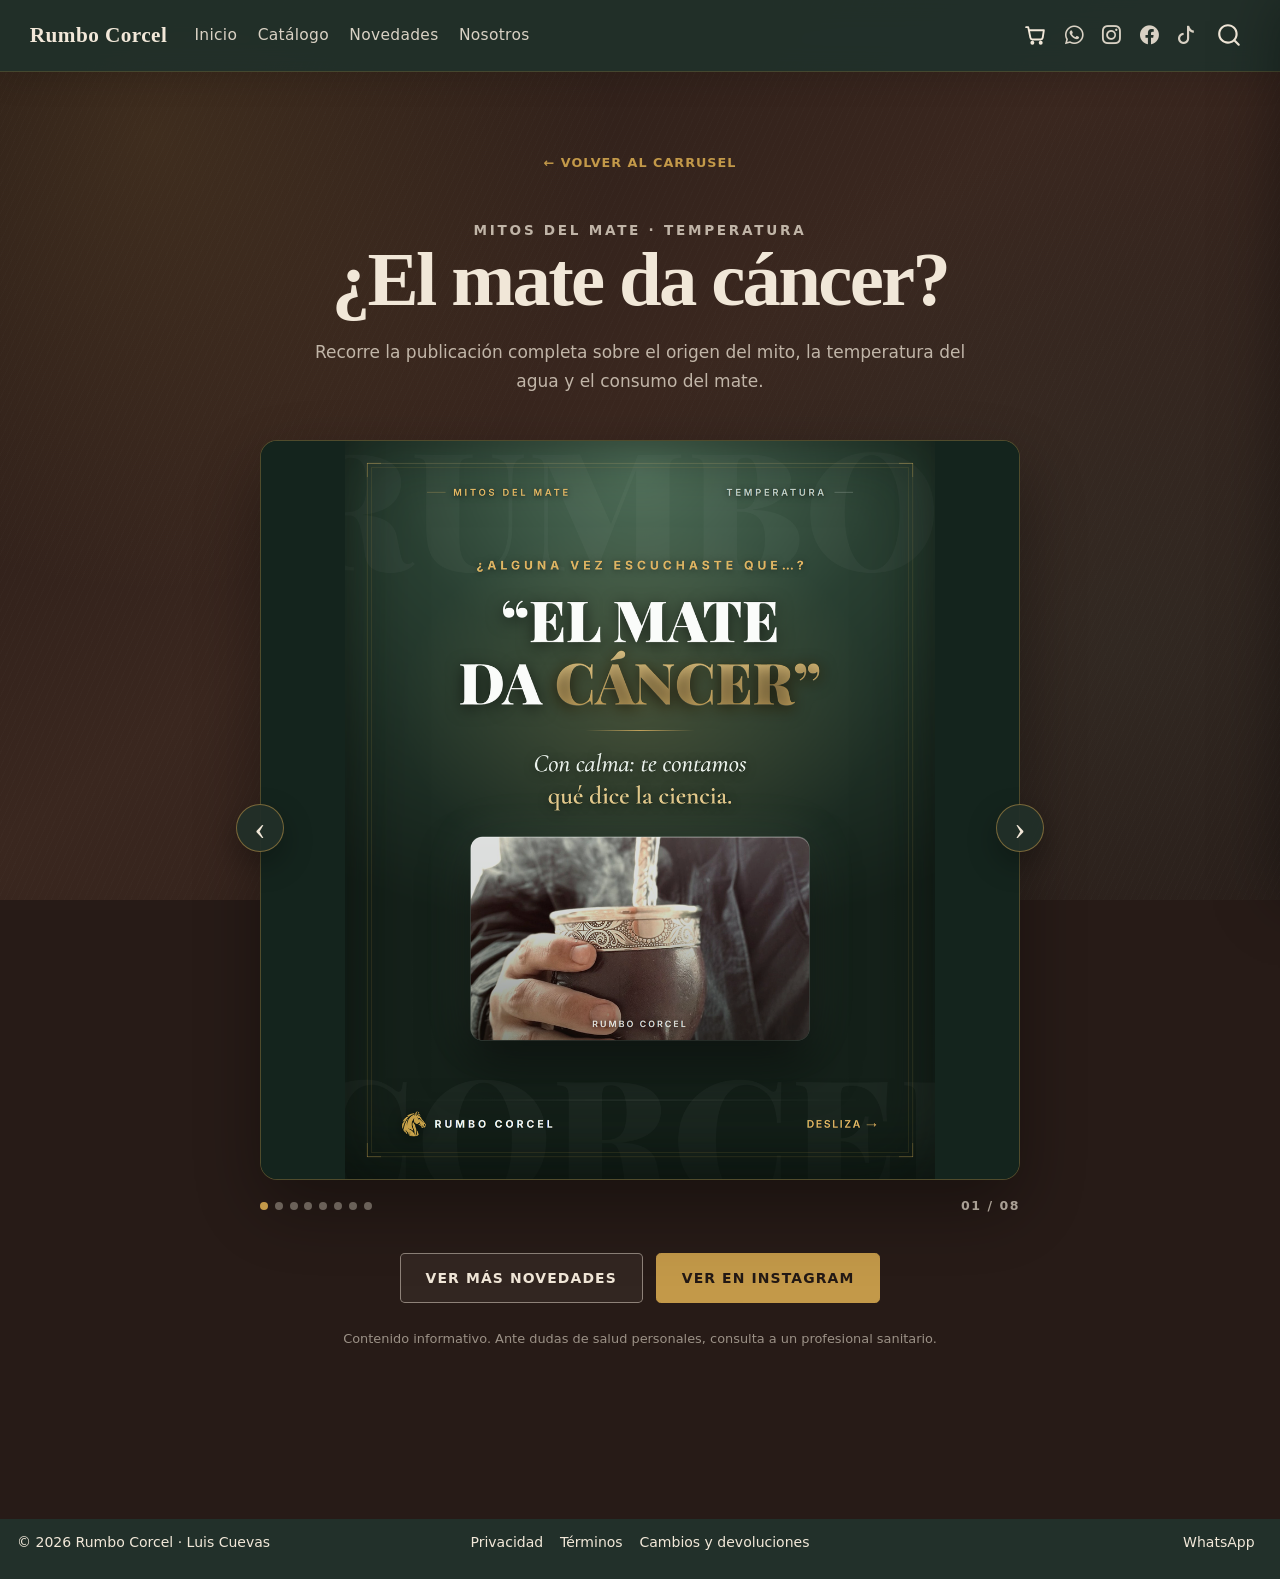
<file: docs/novedad-mate-cancer.html>
<!DOCTYPE html>
<html xmlns="http://www.w3.org/1999/xhtml" lang="es" xml:lang="es"><head>

<meta charset="utf-8">
<meta name="generator" content="quarto-1.9.38">

<meta name="viewport" content="width=device-width, initial-scale=1.0, user-scalable=yes">


<title>¿El mate da cáncer? – Rumbo Corcel</title>
<style>
/* Default styles provided by pandoc.
** See https://pandoc.org/MANUAL.html#variables-for-html for config info.
*/
code{white-space: pre-wrap;}
span.smallcaps{font-variant: small-caps;}
div.columns{display: flex; gap: min(4vw, 1.5em);}
div.column{flex: auto; overflow-x: auto;}
div.hanging-indent{margin-left: 1.5em; text-indent: -1.5em;}
ul.task-list{list-style: none;}
ul.task-list li input[type="checkbox"] {
  width: 0.8em;
  margin: 0 0.8em 0.2em -1em; /* quarto-specific, see https://github.com/quarto-dev/quarto-cli/issues/4556 */ 
  vertical-align: middle;
}
</style>


<script src="site_libs/quarto-nav/quarto-nav.js"></script>
<script src="site_libs/clipboard/clipboard.min.js"></script>
<script src="site_libs/quarto-search/autocomplete.umd.js"></script>
<script src="site_libs/quarto-search/fuse.min.js"></script>
<script src="site_libs/quarto-search/quarto-search.js"></script>
<meta name="quarto:offset" content="./">
<link href="./images/logo.png" rel="icon" type="image/png">
<script src="site_libs/quarto-html/quarto.js" type="module"></script>
<script src="site_libs/quarto-html/tabsets/tabsets.js" type="module"></script>
<script src="site_libs/quarto-html/popper.min.js"></script>
<script src="site_libs/quarto-html/tippy.umd.min.js"></script>
<link href="site_libs/quarto-html/tippy.css" rel="stylesheet">
<link href="site_libs/quarto-html/quarto-syntax-highlighting-15634bcf2e68342d4ad2dfa704d543f6.css" rel="stylesheet" id="quarto-text-highlighting-styles">
<script src="site_libs/bootstrap/bootstrap.min.js"></script>
<link href="site_libs/bootstrap/bootstrap-icons.css" rel="stylesheet">
<link href="site_libs/bootstrap/bootstrap-ba898d8360203e62ab5278dc43308a88.min.css" rel="stylesheet" append-hash="true" id="quarto-bootstrap" data-mode="light">
<script id="quarto-search-options" type="application/json">{
  "location": "navbar",
  "copy-button": false,
  "collapse-after": 3,
  "panel-placement": "end",
  "type": "overlay",
  "limit": 50,
  "keyboard-shortcut": [
    "f",
    "/",
    "s"
  ],
  "show-item-context": false,
  "language": {
    "search-no-results-text": "No se han encontrado resultados",
    "search-matching-documents-text": "documentos encontrados",
    "search-copy-link-title": "Copiar el enlace en la búsqueda",
    "search-hide-matches-text": "Ocultar resultados adicionales",
    "search-more-match-text": "resultado adicional en este documento",
    "search-more-matches-text": "resultados adicionales en este documento",
    "search-clear-button-title": "Borrar",
    "search-text-placeholder": "",
    "search-detached-cancel-button-title": "Cancelar",
    "search-submit-button-title": "Enviar",
    "search-label": "Buscar"
  }
}</script>
<style>html{ scroll-behavior: smooth; }</style>
<!-- Google Analytics 4 - Rumbo Corcel -->

  <script>

  (function () {

    const productionHosts = new Set([

      "rumbocorcel.cl",

      "www.rumbocorcel.cl"

    ]);

    

    /*

      * No registrar las visitas del preview local.

    */

      if (

        !productionHosts.has(

          window.location.hostname

        )

      ) {

        return;

      }

    

    const measurementId =

      "G-YDFK9DP16V";

    

    window.dataLayer =

      window.dataLayer || [];

    

    window.gtag = function () {

      window.dataLayer.push(arguments);

    };

    

    window.gtag(

      "js",

      new Date()

    );

    

    window.gtag(

      "config",

      measurementId

    );

    

    const analyticsScript =

      document.createElement("script");

    

    analyticsScript.async = true;

    

    analyticsScript.src =

      "https://www.googletagmanager.com/gtag/js?id=" +

      encodeURIComponent(

        measurementId

      );

    

    document.head.appendChild(

      analyticsScript

    );

  })();

</script>


<link rel="stylesheet" href="styles.css">
<link rel="stylesheet" href="legal-pages.css">
</head>

<body class="nav-fixed quarto-light">

<div id="quarto-search-results"></div>
  <header id="quarto-header" class="headroom fixed-top">
    <nav class="navbar navbar-expand-lg " data-bs-theme="dark">
      <div class="navbar-container container-fluid">
      <div class="navbar-brand-container mx-auto">
    <a class="navbar-brand" href="./index.html">
    <span class="navbar-title">Rumbo Corcel</span>
    </a>
  </div>
            <div id="quarto-search" class="" title="Buscar"></div>
          <button class="navbar-toggler" type="button" data-bs-toggle="collapse" data-bs-target="#navbarCollapse" aria-controls="navbarCollapse" role="menu" aria-expanded="false" aria-label="Navegación de palanca" onclick="if (window.quartoToggleHeadroom) { window.quartoToggleHeadroom(); }">
  <span class="navbar-toggler-icon"></span>
</button>
          <div class="collapse navbar-collapse" id="navbarCollapse">
            <ul class="navbar-nav navbar-nav-scroll me-auto">
  <li class="nav-item">
    <a class="nav-link" href="./index.html"> 
<span class="menu-text">Inicio</span></a>
  </li>  
  <li class="nav-item">
    <a class="nav-link" href="./catalogo.html"> 
<span class="menu-text">Catálogo</span></a>
  </li>  
  <li class="nav-item">
    <a class="nav-link" href="./novedades.html"> 
<span class="menu-text">Novedades</span></a>
  </li>  
  <li class="nav-item">
    <a class="nav-link" href="./nosotros.html"> 
<span class="menu-text">Nosotros</span></a>
  </li>  
</ul>
            <ul class="navbar-nav navbar-nav-scroll ms-auto">
  <li class="nav-item compact">
    <a class="nav-link" href="https://wa.me/message/5PEO6Z2GUZLNP1" target="_blank"> <i class="bi bi-whatsapp" role="img" aria-label="WhatsApp">
</i> 
<span class="menu-text"></span></a>
  </li>  
  <li class="nav-item compact">
    <a class="nav-link" href="https://www.instagram.com/rumbocorcel.mate" rel="noopener noreferrer" target="_blank"> <i class="bi bi-instagram" role="img" aria-label="Instagram">
</i> 
<span class="menu-text"></span></a>
  </li>  
  <li class="nav-item compact">
    <a class="nav-link" href="https://www.facebook.com/profile.php?id=61586241693849" rel="noopener noreferrer" target="_blank"> <i class="bi bi-facebook" role="img" aria-label="Facebook">
</i> 
<span class="menu-text"></span></a>
  </li>  
  <li class="nav-item compact">
    <a class="nav-link" href="https://www.tiktok.com/@rumbo.corcel?_r=1&amp;_t=ZS-98ajOG4A2y7" rel="noopener noreferrer" target="_blank"> <i class="bi bi-tiktok" role="img" aria-label="TikTok">
</i> 
<span class="menu-text"></span></a>
  </li>  
</ul>
          </div> <!-- /navcollapse -->
            <div class="quarto-navbar-tools">
</div>
      </div> <!-- /container-fluid -->
    </nav>
</header>
<!-- content -->
<div id="quarto-content" class="quarto-container page-columns page-rows-contents page-layout-full page-navbar">
<!-- sidebar -->
<!-- margin-sidebar -->
    
<!-- main -->
<main class="content column-page" id="quarto-document-content">

<header id="title-block-header" class="quarto-title-block default">
<div class="quarto-title">
<h1 class="title">¿El mate da cáncer?</h1>
</div>



<div class="quarto-title-meta column-page">

    
  
    
  </div>
  


</header>


<main class="story-page">

  <header class="story-header">
    <a class="story-back" href="index.html?slide=1#inicio">← Volver al carrusel</a>
    <p class="section-eyebrow">MITOS DEL MATE · TEMPERATURA</p>
    <h1>¿El mate da cáncer?</h1>
    <p>Recorre la publicación completa sobre el origen del mito, la temperatura del agua y el consumo del mate.</p>
  </header>

  <section class="story-gallery" data-story-gallery="" tabindex="0" aria-label="Galería de la publicación ¿El mate da cáncer?">

    <button class="story-gallery-arrow story-gallery-prev" type="button" aria-label="Ver imagen anterior">‹</button>

    <div class="story-gallery-viewport">
      <div class="story-gallery-track" data-story-track="">
        <figure class="story-gallery-slide figure" data-story-slide="" aria-label="Imagen 1 de 8">
          <img src="images/novedades/mate-cancer/portada.png" alt="¿El mate da cáncer?, imagen 1 de 8" class="figure-img">
        </figure>
        <figure class="story-gallery-slide figure" data-story-slide="" aria-label="Imagen 2 de 8">
          <img src="images/novedades/mate-cancer/01.png" alt="¿El mate da cáncer?, imagen 2 de 8" loading="lazy" class="figure-img">
        </figure>
        <figure class="story-gallery-slide figure" data-story-slide="" aria-label="Imagen 3 de 8">
          <img src="images/novedades/mate-cancer/02.png" alt="¿El mate da cáncer?, imagen 3 de 8" loading="lazy" class="figure-img">
        </figure>
        <figure class="story-gallery-slide figure" data-story-slide="" aria-label="Imagen 4 de 8">
          <img src="images/novedades/mate-cancer/03.png" alt="¿El mate da cáncer?, imagen 4 de 8" loading="lazy" class="figure-img">
        </figure>
        <figure class="story-gallery-slide figure" data-story-slide="" aria-label="Imagen 5 de 8">
          <img src="images/novedades/mate-cancer/04.png" alt="¿El mate da cáncer?, imagen 5 de 8" loading="lazy" class="figure-img">
        </figure>
        <figure class="story-gallery-slide figure" data-story-slide="" aria-label="Imagen 6 de 8">
          <img src="images/novedades/mate-cancer/05.png" alt="¿El mate da cáncer?, imagen 6 de 8" loading="lazy" class="figure-img">
        </figure>
        <figure class="story-gallery-slide figure" data-story-slide="" aria-label="Imagen 7 de 8">
          <img src="images/novedades/mate-cancer/06.png" alt="¿El mate da cáncer?, imagen 7 de 8" loading="lazy" class="figure-img">
        </figure>
        <figure class="story-gallery-slide figure" data-story-slide="" aria-label="Imagen 8 de 8">
          <img src="images/novedades/mate-cancer/07.png" alt="¿El mate da cáncer?, imagen 8 de 8" loading="lazy" class="figure-img">
        </figure>
      </div>
    </div>

    <button class="story-gallery-arrow story-gallery-next" type="button" aria-label="Ver imagen siguiente">›</button>

    <div class="story-gallery-footer">
      <div class="story-gallery-dots" role="tablist" aria-label="Elegir imagen">
        <button type="button" data-story-dot="0" aria-label="Ver imagen 1" aria-selected="true"></button>
        <button type="button" data-story-dot="1" aria-label="Ver imagen 2" aria-selected="false"></button>
        <button type="button" data-story-dot="2" aria-label="Ver imagen 3" aria-selected="false"></button>
        <button type="button" data-story-dot="3" aria-label="Ver imagen 4" aria-selected="false"></button>
        <button type="button" data-story-dot="4" aria-label="Ver imagen 5" aria-selected="false"></button>
        <button type="button" data-story-dot="5" aria-label="Ver imagen 6" aria-selected="false"></button>
        <button type="button" data-story-dot="6" aria-label="Ver imagen 7" aria-selected="false"></button>
        <button type="button" data-story-dot="7" aria-label="Ver imagen 8" aria-selected="false"></button>
      </div>
      <div class="story-gallery-count" aria-live="polite">
        <span data-story-current="">01</span> / 08
      </div>
    </div>

  </section>

  <div class="story-actions">
    <a href="novedades.html" class="button button-secondary">Ver más novedades</a>
    <a href="https://www.instagram.com/p/DbbxBI0ltct/" class="button button-primary" target="_blank" rel="noopener noreferrer">Ver en Instagram</a>
  </div>

  <p class="story-note">Contenido informativo. Ante dudas de salud personales, consulta a un profesional sanitario.</p>
</main>



</main> <!-- /main -->
<link rel="stylesheet" href="checkout.css?v=20260728-20">



<script src="https://challenges.cloudflare.com/turnstile/v0/api.js?render=explicit" defer="">

</script>



<script src="script.js?v=20260803-040" defer="">

</script>



<script src="cart.js?v=20260803-040" defer="">

</script>



<script src="checkout.js?v=20260803-040" defer="">

</script>
<script id="quarto-html-after-body" type="application/javascript">
  window.document.addEventListener("DOMContentLoaded", function (event) {
    const isCodeAnnotation = (el) => {
      for (const clz of el.classList) {
        if (clz.startsWith('code-annotation-')) {                     
          return true;
        }
      }
      return false;
    }
    const onCopySuccess = function(e) {
      // button target
      const button = e.trigger;
      // don't keep focus
      button.blur();
      // flash "checked"
      button.classList.add('code-copy-button-checked');
      var currentTitle = button.getAttribute("title");
      button.setAttribute("title", "Copiado");
      let tooltip;
      if (window.bootstrap) {
        button.setAttribute("data-bs-toggle", "tooltip");
        button.setAttribute("data-bs-placement", "left");
        button.setAttribute("data-bs-title", "Copiado");
        tooltip = new bootstrap.Tooltip(button, 
          { trigger: "manual", 
            customClass: "code-copy-button-tooltip",
            offset: [0, -8]});
        tooltip.show();    
      }
      setTimeout(function() {
        if (tooltip) {
          tooltip.hide();
          button.removeAttribute("data-bs-title");
          button.removeAttribute("data-bs-toggle");
          button.removeAttribute("data-bs-placement");
        }
        button.setAttribute("title", currentTitle);
        button.classList.remove('code-copy-button-checked');
      }, 1000);
      // clear code selection
      e.clearSelection();
    }
    const getTextToCopy = function(trigger) {
      const outerScaffold = trigger.parentElement.cloneNode(true);
      const codeEl = outerScaffold.querySelector('code');
      for (const childEl of codeEl.children) {
        if (isCodeAnnotation(childEl)) {
          childEl.remove();
        }
      }
      return codeEl.innerText;
    }
    const clipboard = new window.ClipboardJS('.code-copy-button:not([data-in-quarto-modal])', {
      text: getTextToCopy
    });
    clipboard.on('success', onCopySuccess);
    if (window.document.getElementById('quarto-embedded-source-code-modal')) {
      const clipboardModal = new window.ClipboardJS('.code-copy-button[data-in-quarto-modal]', {
        text: getTextToCopy,
        container: window.document.getElementById('quarto-embedded-source-code-modal')
      });
      clipboardModal.on('success', onCopySuccess);
    }
      var localhostRegex = new RegExp(/^(?:http|https):\/\/localhost\:?[0-9]*\//);
      var mailtoRegex = new RegExp(/^mailto:/);
        var filterRegex = new RegExp('/' + window.location.host + '/');
      var isInternal = (href) => {
          return filterRegex.test(href) || localhostRegex.test(href) || mailtoRegex.test(href);
      }
      // Inspect non-navigation links and adorn them if external
     var links = window.document.querySelectorAll('a[href]:not(.nav-link):not(.navbar-brand):not(.toc-action):not(.sidebar-link):not(.sidebar-item-toggle):not(.pagination-link):not(.no-external):not([aria-hidden]):not(.dropdown-item):not(.quarto-navigation-tool):not(.about-link)');
      for (var i=0; i<links.length; i++) {
        const link = links[i];
        if (!isInternal(link.href)) {
          // undo the damage that might have been done by quarto-nav.js in the case of
          // links that we want to consider external
          if (link.dataset.originalHref !== undefined) {
            link.href = link.dataset.originalHref;
          }
        }
      }
    function tippyHover(el, contentFn, onTriggerFn, onUntriggerFn) {
      const config = {
        allowHTML: true,
        maxWidth: 500,
        delay: 100,
        arrow: false,
        appendTo: function(el) {
            return el.parentElement;
        },
        interactive: true,
        interactiveBorder: 10,
        theme: 'quarto',
        placement: 'bottom-start',
      };
      if (contentFn) {
        config.content = contentFn;
      }
      if (onTriggerFn) {
        config.onTrigger = onTriggerFn;
      }
      if (onUntriggerFn) {
        config.onUntrigger = onUntriggerFn;
      }
      window.tippy(el, config); 
    }
    const noterefs = window.document.querySelectorAll('a[role="doc-noteref"]');
    for (var i=0; i<noterefs.length; i++) {
      const ref = noterefs[i];
      tippyHover(ref, function() {
        // use id or data attribute instead here
        let href = ref.getAttribute('data-footnote-href') || ref.getAttribute('href');
        try { href = new URL(href).hash; } catch {}
        const id = href.replace(/^#\/?/, "");
        const note = window.document.getElementById(id);
        if (note) {
          return note.innerHTML;
        } else {
          return "";
        }
      });
    }
    const xrefs = window.document.querySelectorAll('a.quarto-xref');
    const processXRef = (id, note) => {
      // Strip column container classes
      const stripColumnClz = (el) => {
        el.classList.remove("page-full", "page-columns");
        if (el.children) {
          for (const child of el.children) {
            stripColumnClz(child);
          }
        }
      }
      stripColumnClz(note)
      if (id === null || id.startsWith('sec-')) {
        // Special case sections, only their first couple elements
        const container = document.createElement("div");
        if (note.children && note.children.length > 2) {
          container.appendChild(note.children[0].cloneNode(true));
          for (let i = 1; i < note.children.length; i++) {
            const child = note.children[i];
            if (child.tagName === "P" && child.innerText === "") {
              continue;
            } else {
              container.appendChild(child.cloneNode(true));
              break;
            }
          }
          if (window.Quarto?.typesetMath) {
            window.Quarto.typesetMath(container);
          }
          return container.innerHTML
        } else {
          if (window.Quarto?.typesetMath) {
            window.Quarto.typesetMath(note);
          }
          return note.innerHTML;
        }
      } else {
        // Remove any anchor links if they are present
        const anchorLink = note.querySelector('a.anchorjs-link');
        if (anchorLink) {
          anchorLink.remove();
        }
        if (window.Quarto?.typesetMath) {
          window.Quarto.typesetMath(note);
        }
        if (note.classList.contains("callout")) {
          return note.outerHTML;
        } else {
          return note.innerHTML;
        }
      }
    }
    for (var i=0; i<xrefs.length; i++) {
      const xref = xrefs[i];
      tippyHover(xref, undefined, function(instance) {
        instance.disable();
        let url = xref.getAttribute('href');
        let hash = undefined; 
        if (url.startsWith('#')) {
          hash = url;
        } else {
          try { hash = new URL(url).hash; } catch {}
        }
        if (hash) {
          const id = hash.replace(/^#\/?/, "");
          const note = window.document.getElementById(id);
          if (note !== null) {
            try {
              const html = processXRef(id, note.cloneNode(true));
              instance.setContent(html);
            } finally {
              instance.enable();
              instance.show();
            }
          } else {
            // See if we can fetch this
            fetch(url.split('#')[0])
            .then(res => res.text())
            .then(html => {
              const parser = new DOMParser();
              const htmlDoc = parser.parseFromString(html, "text/html");
              const note = htmlDoc.getElementById(id);
              if (note !== null) {
                const html = processXRef(id, note);
                instance.setContent(html);
              } 
            }).finally(() => {
              instance.enable();
              instance.show();
            });
          }
        } else {
          // See if we can fetch a full url (with no hash to target)
          // This is a special case and we should probably do some content thinning / targeting
          fetch(url)
          .then(res => res.text())
          .then(html => {
            const parser = new DOMParser();
            const htmlDoc = parser.parseFromString(html, "text/html");
            const note = htmlDoc.querySelector('main.content');
            if (note !== null) {
              // This should only happen for chapter cross references
              // (since there is no id in the URL)
              // remove the first header
              if (note.children.length > 0 && note.children[0].tagName === "HEADER") {
                note.children[0].remove();
              }
              const html = processXRef(null, note);
              instance.setContent(html);
            } 
          }).finally(() => {
            instance.enable();
            instance.show();
          });
        }
      }, function(instance) {
      });
    }
        let selectedAnnoteEl;
        const selectorForAnnotation = ( cell, annotation) => {
          let cellAttr = 'data-code-cell="' + cell + '"';
          let lineAttr = 'data-code-annotation="' +  annotation + '"';
          const selector = 'span[' + cellAttr + '][' + lineAttr + ']';
          return selector;
        }
        const selectCodeLines = (annoteEl) => {
          const doc = window.document;
          const targetCell = annoteEl.getAttribute("data-target-cell");
          const targetAnnotation = annoteEl.getAttribute("data-target-annotation");
          const annoteSpan = window.document.querySelector(selectorForAnnotation(targetCell, targetAnnotation));
          const lines = annoteSpan.getAttribute("data-code-lines").split(",");
          const lineIds = lines.map((line) => {
            return targetCell + "-" + line;
          })
          let top = null;
          let height = null;
          let parent = null;
          if (lineIds.length > 0) {
              //compute the position of the single el (top and bottom and make a div)
              const el = window.document.getElementById(lineIds[0]);
              top = el.offsetTop;
              height = el.offsetHeight;
              parent = el.parentElement.parentElement;
            if (lineIds.length > 1) {
              const lastEl = window.document.getElementById(lineIds[lineIds.length - 1]);
              const bottom = lastEl.offsetTop + lastEl.offsetHeight;
              height = bottom - top;
            }
            if (top !== null && height !== null && parent !== null) {
              // cook up a div (if necessary) and position it 
              let div = window.document.getElementById("code-annotation-line-highlight");
              if (div === null) {
                div = window.document.createElement("div");
                div.setAttribute("id", "code-annotation-line-highlight");
                div.style.position = 'absolute';
                parent.appendChild(div);
              }
              div.style.top = top - 2 + "px";
              div.style.height = height + 4 + "px";
              div.style.left = 0;
              let gutterDiv = window.document.getElementById("code-annotation-line-highlight-gutter");
              if (gutterDiv === null) {
                gutterDiv = window.document.createElement("div");
                gutterDiv.setAttribute("id", "code-annotation-line-highlight-gutter");
                gutterDiv.style.position = 'absolute';
                const codeCell = window.document.getElementById(targetCell);
                const gutter = codeCell.querySelector('.code-annotation-gutter');
                gutter.appendChild(gutterDiv);
              }
              gutterDiv.style.top = top - 2 + "px";
              gutterDiv.style.height = height + 4 + "px";
            }
            selectedAnnoteEl = annoteEl;
          }
        };
        const unselectCodeLines = () => {
          const elementsIds = ["code-annotation-line-highlight", "code-annotation-line-highlight-gutter"];
          elementsIds.forEach((elId) => {
            const div = window.document.getElementById(elId);
            if (div) {
              div.remove();
            }
          });
          selectedAnnoteEl = undefined;
        };
          // Handle positioning of the toggle
      window.addEventListener(
        "resize",
        throttle(() => {
          elRect = undefined;
          if (selectedAnnoteEl) {
            selectCodeLines(selectedAnnoteEl);
          }
        }, 10)
      );
      function throttle(fn, ms) {
      let throttle = false;
      let timer;
        return (...args) => {
          if(!throttle) { // first call gets through
              fn.apply(this, args);
              throttle = true;
          } else { // all the others get throttled
              if(timer) clearTimeout(timer); // cancel #2
              timer = setTimeout(() => {
                fn.apply(this, args);
                timer = throttle = false;
              }, ms);
          }
        };
      }
        // Attach click handler to the DT
        const annoteDls = window.document.querySelectorAll('dt[data-target-cell]');
        for (const annoteDlNode of annoteDls) {
          annoteDlNode.addEventListener('click', (event) => {
            const clickedEl = event.target;
            if (clickedEl !== selectedAnnoteEl) {
              unselectCodeLines();
              const activeEl = window.document.querySelector('dt[data-target-cell].code-annotation-active');
              if (activeEl) {
                activeEl.classList.remove('code-annotation-active');
              }
              selectCodeLines(clickedEl);
              clickedEl.classList.add('code-annotation-active');
            } else {
              // Unselect the line
              unselectCodeLines();
              clickedEl.classList.remove('code-annotation-active');
            }
          });
        }
    const findCites = (el) => {
      const parentEl = el.parentElement;
      if (parentEl) {
        const cites = parentEl.dataset.cites;
        if (cites) {
          return {
            el,
            cites: cites.split(' ')
          };
        } else {
          return findCites(el.parentElement)
        }
      } else {
        return undefined;
      }
    };
    var bibliorefs = window.document.querySelectorAll('a[role="doc-biblioref"]');
    for (var i=0; i<bibliorefs.length; i++) {
      const ref = bibliorefs[i];
      const citeInfo = findCites(ref);
      if (citeInfo) {
        tippyHover(citeInfo.el, function() {
          var popup = window.document.createElement('div');
          citeInfo.cites.forEach(function(cite) {
            var citeDiv = window.document.createElement('div');
            citeDiv.classList.add('hanging-indent');
            citeDiv.classList.add('csl-entry');
            var biblioDiv = window.document.getElementById('ref-' + cite);
            if (biblioDiv) {
              citeDiv.innerHTML = biblioDiv.innerHTML;
            }
            popup.appendChild(citeDiv);
          });
          return popup.innerHTML;
        });
      }
    }
  });
  </script>
</div> <!-- /content -->
<footer class="footer">
  <div class="nav-footer">
    <div class="nav-footer-left">
<p>© 2026 Rumbo Corcel · Luis Cuevas</p>
</div>   
    <div class="nav-footer-center">
      <ul class="footer-items list-unstyled">
    <li class="nav-item">
    <a class="nav-link" href="./politica-privacidad.html">
<p>Privacidad</p>
</a>
  </li>  
    <li class="nav-item">
    <a class="nav-link" href="./terminos-condiciones.html">
<p>Términos</p>
</a>
  </li>  
    <li class="nav-item">
    <a class="nav-link" href="./cambios-devoluciones.html">
<p>Cambios y devoluciones</p>
</a>
  </li>  
</ul>
    </div>
    <div class="nav-footer-right">
      <ul class="footer-items list-unstyled">
    <li class="nav-item">
    <a class="nav-link" href="https://wa.me/message/5PEO6Z2GUZLNP1">
<p>WhatsApp</p>
</a>
  </li>  
</ul>
    </div>
  </div>
</footer>




<script src="site_libs/quarto-html/zenscroll-min.js"></script>
</body></html>
</file>
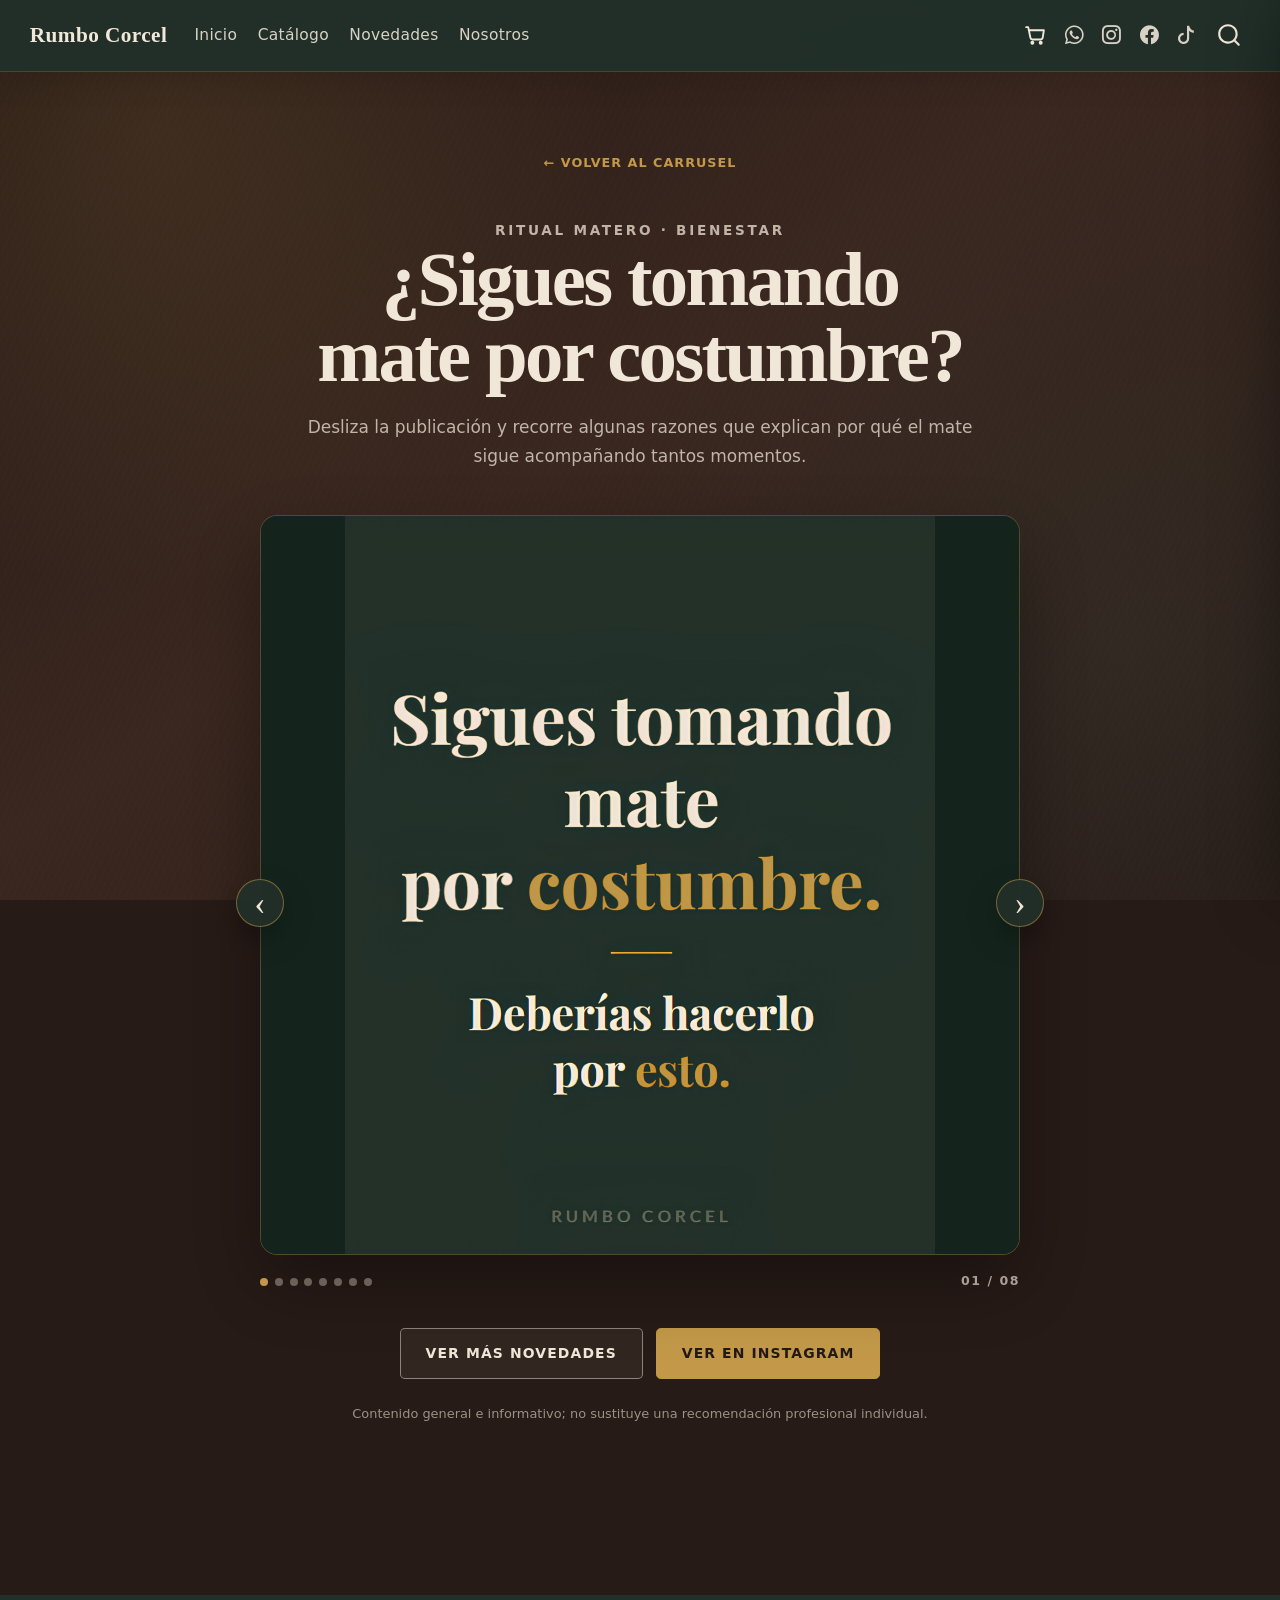
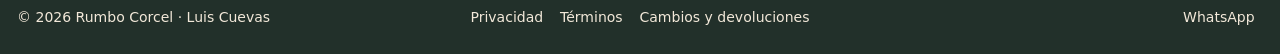
<file: docs/novedad-mate-costumbre.html>
<!DOCTYPE html>
<html xmlns="http://www.w3.org/1999/xhtml" lang="es" xml:lang="es"><head>

<meta charset="utf-8">
<meta name="generator" content="quarto-1.9.38">

<meta name="viewport" content="width=device-width, initial-scale=1.0, user-scalable=yes">


<title>¿Sigues tomando mate por costumbre? – Rumbo Corcel</title>
<style>
/* Default styles provided by pandoc.
** See https://pandoc.org/MANUAL.html#variables-for-html for config info.
*/
code{white-space: pre-wrap;}
span.smallcaps{font-variant: small-caps;}
div.columns{display: flex; gap: min(4vw, 1.5em);}
div.column{flex: auto; overflow-x: auto;}
div.hanging-indent{margin-left: 1.5em; text-indent: -1.5em;}
ul.task-list{list-style: none;}
ul.task-list li input[type="checkbox"] {
  width: 0.8em;
  margin: 0 0.8em 0.2em -1em; /* quarto-specific, see https://github.com/quarto-dev/quarto-cli/issues/4556 */ 
  vertical-align: middle;
}
</style>


<script src="site_libs/quarto-nav/quarto-nav.js"></script>
<script src="site_libs/clipboard/clipboard.min.js"></script>
<script src="site_libs/quarto-search/autocomplete.umd.js"></script>
<script src="site_libs/quarto-search/fuse.min.js"></script>
<script src="site_libs/quarto-search/quarto-search.js"></script>
<meta name="quarto:offset" content="./">
<link href="./images/logo.png" rel="icon" type="image/png">
<script src="site_libs/quarto-html/quarto.js" type="module"></script>
<script src="site_libs/quarto-html/tabsets/tabsets.js" type="module"></script>
<script src="site_libs/quarto-html/popper.min.js"></script>
<script src="site_libs/quarto-html/tippy.umd.min.js"></script>
<link href="site_libs/quarto-html/tippy.css" rel="stylesheet">
<link href="site_libs/quarto-html/quarto-syntax-highlighting-15634bcf2e68342d4ad2dfa704d543f6.css" rel="stylesheet" id="quarto-text-highlighting-styles">
<script src="site_libs/bootstrap/bootstrap.min.js"></script>
<link href="site_libs/bootstrap/bootstrap-icons.css" rel="stylesheet">
<link href="site_libs/bootstrap/bootstrap-ba898d8360203e62ab5278dc43308a88.min.css" rel="stylesheet" append-hash="true" id="quarto-bootstrap" data-mode="light">
<script id="quarto-search-options" type="application/json">{
  "location": "navbar",
  "copy-button": false,
  "collapse-after": 3,
  "panel-placement": "end",
  "type": "overlay",
  "limit": 50,
  "keyboard-shortcut": [
    "f",
    "/",
    "s"
  ],
  "show-item-context": false,
  "language": {
    "search-no-results-text": "No se han encontrado resultados",
    "search-matching-documents-text": "documentos encontrados",
    "search-copy-link-title": "Copiar el enlace en la búsqueda",
    "search-hide-matches-text": "Ocultar resultados adicionales",
    "search-more-match-text": "resultado adicional en este documento",
    "search-more-matches-text": "resultados adicionales en este documento",
    "search-clear-button-title": "Borrar",
    "search-text-placeholder": "",
    "search-detached-cancel-button-title": "Cancelar",
    "search-submit-button-title": "Enviar",
    "search-label": "Buscar"
  }
}</script>
<style>html{ scroll-behavior: smooth; }</style>
<!-- Google Analytics 4 - Rumbo Corcel -->

  <script>

  (function () {

    const productionHosts = new Set([

      "rumbocorcel.cl",

      "www.rumbocorcel.cl"

    ]);

    

    /*

      * No registrar las visitas del preview local.

    */

      if (

        !productionHosts.has(

          window.location.hostname

        )

      ) {

        return;

      }

    

    const measurementId =

      "G-YDFK9DP16V";

    

    window.dataLayer =

      window.dataLayer || [];

    

    window.gtag = function () {

      window.dataLayer.push(arguments);

    };

    

    window.gtag(

      "js",

      new Date()

    );

    

    window.gtag(

      "config",

      measurementId

    );

    

    const analyticsScript =

      document.createElement("script");

    

    analyticsScript.async = true;

    

    analyticsScript.src =

      "https://www.googletagmanager.com/gtag/js?id=" +

      encodeURIComponent(

        measurementId

      );

    

    document.head.appendChild(

      analyticsScript

    );

  })();

</script>


<link rel="stylesheet" href="styles.css">
<link rel="stylesheet" href="legal-pages.css">
</head>

<body class="nav-fixed quarto-light">

<div id="quarto-search-results"></div>
  <header id="quarto-header" class="headroom fixed-top">
    <nav class="navbar navbar-expand-lg " data-bs-theme="dark">
      <div class="navbar-container container-fluid">
      <div class="navbar-brand-container mx-auto">
    <a class="navbar-brand" href="./index.html">
    <span class="navbar-title">Rumbo Corcel</span>
    </a>
  </div>
            <div id="quarto-search" class="" title="Buscar"></div>
          <button class="navbar-toggler" type="button" data-bs-toggle="collapse" data-bs-target="#navbarCollapse" aria-controls="navbarCollapse" role="menu" aria-expanded="false" aria-label="Navegación de palanca" onclick="if (window.quartoToggleHeadroom) { window.quartoToggleHeadroom(); }">
  <span class="navbar-toggler-icon"></span>
</button>
          <div class="collapse navbar-collapse" id="navbarCollapse">
            <ul class="navbar-nav navbar-nav-scroll me-auto">
  <li class="nav-item">
    <a class="nav-link" href="./index.html"> 
<span class="menu-text">Inicio</span></a>
  </li>  
  <li class="nav-item">
    <a class="nav-link" href="./catalogo.html"> 
<span class="menu-text">Catálogo</span></a>
  </li>  
  <li class="nav-item">
    <a class="nav-link" href="./novedades.html"> 
<span class="menu-text">Novedades</span></a>
  </li>  
  <li class="nav-item">
    <a class="nav-link" href="./nosotros.html"> 
<span class="menu-text">Nosotros</span></a>
  </li>  
</ul>
            <ul class="navbar-nav navbar-nav-scroll ms-auto">
  <li class="nav-item compact">
    <a class="nav-link" href="https://wa.me/message/5PEO6Z2GUZLNP1" target="_blank"> <i class="bi bi-whatsapp" role="img" aria-label="WhatsApp">
</i> 
<span class="menu-text"></span></a>
  </li>  
  <li class="nav-item compact">
    <a class="nav-link" href="https://www.instagram.com/rumbocorcel.mate" rel="noopener noreferrer" target="_blank"> <i class="bi bi-instagram" role="img" aria-label="Instagram">
</i> 
<span class="menu-text"></span></a>
  </li>  
  <li class="nav-item compact">
    <a class="nav-link" href="https://www.facebook.com/profile.php?id=61586241693849" rel="noopener noreferrer" target="_blank"> <i class="bi bi-facebook" role="img" aria-label="Facebook">
</i> 
<span class="menu-text"></span></a>
  </li>  
  <li class="nav-item compact">
    <a class="nav-link" href="https://www.tiktok.com/@rumbo.corcel?_r=1&amp;_t=ZS-98ajOG4A2y7" rel="noopener noreferrer" target="_blank"> <i class="bi bi-tiktok" role="img" aria-label="TikTok">
</i> 
<span class="menu-text"></span></a>
  </li>  
</ul>
          </div> <!-- /navcollapse -->
            <div class="quarto-navbar-tools">
</div>
      </div> <!-- /container-fluid -->
    </nav>
</header>
<!-- content -->
<div id="quarto-content" class="quarto-container page-columns page-rows-contents page-layout-full page-navbar">
<!-- sidebar -->
<!-- margin-sidebar -->
    
<!-- main -->
<main class="content column-page" id="quarto-document-content">

<header id="title-block-header" class="quarto-title-block default">
<div class="quarto-title">
<h1 class="title">¿Sigues tomando mate por costumbre?</h1>
</div>



<div class="quarto-title-meta column-page">

    
  
    
  </div>
  


</header>


<main class="story-page">

  <header class="story-header">
    <a class="story-back" href="index.html?slide=3#inicio">← Volver al carrusel</a>
    <p class="section-eyebrow">RITUAL MATERO · BIENESTAR</p>
    <h1>¿Sigues tomando mate por costumbre?</h1>
    <p>Desliza la publicación y recorre algunas razones que explican por qué el mate sigue acompañando tantos momentos.</p>
  </header>

  <section class="story-gallery" data-story-gallery="" tabindex="0" aria-label="Galería de la publicación ¿Sigues tomando mate por costumbre?">

    <button class="story-gallery-arrow story-gallery-prev" type="button" aria-label="Ver imagen anterior">‹</button>

    <div class="story-gallery-viewport">
      <div class="story-gallery-track" data-story-track="">
        <figure class="story-gallery-slide figure" data-story-slide="" aria-label="Imagen 1 de 8">
          <img src="images/novedades/mate-costumbre/portada.png" alt="¿Sigues tomando mate por costumbre?, imagen 1 de 8" class="figure-img">
        </figure>
        <figure class="story-gallery-slide figure" data-story-slide="" aria-label="Imagen 2 de 8">
          <img src="images/novedades/mate-costumbre/01.png" alt="¿Sigues tomando mate por costumbre?, imagen 2 de 8" loading="lazy" class="figure-img">
        </figure>
        <figure class="story-gallery-slide figure" data-story-slide="" aria-label="Imagen 3 de 8">
          <img src="images/novedades/mate-costumbre/02.png" alt="¿Sigues tomando mate por costumbre?, imagen 3 de 8" loading="lazy" class="figure-img">
        </figure>
        <figure class="story-gallery-slide figure" data-story-slide="" aria-label="Imagen 4 de 8">
          <img src="images/novedades/mate-costumbre/03.png" alt="¿Sigues tomando mate por costumbre?, imagen 4 de 8" loading="lazy" class="figure-img">
        </figure>
        <figure class="story-gallery-slide figure" data-story-slide="" aria-label="Imagen 5 de 8">
          <img src="images/novedades/mate-costumbre/04.png" alt="¿Sigues tomando mate por costumbre?, imagen 5 de 8" loading="lazy" class="figure-img">
        </figure>
        <figure class="story-gallery-slide figure" data-story-slide="" aria-label="Imagen 6 de 8">
          <img src="images/novedades/mate-costumbre/05.png" alt="¿Sigues tomando mate por costumbre?, imagen 6 de 8" loading="lazy" class="figure-img">
        </figure>
        <figure class="story-gallery-slide figure" data-story-slide="" aria-label="Imagen 7 de 8">
          <img src="images/novedades/mate-costumbre/06.png" alt="¿Sigues tomando mate por costumbre?, imagen 7 de 8" loading="lazy" class="figure-img">
        </figure>
        <figure class="story-gallery-slide figure" data-story-slide="" aria-label="Imagen 8 de 8">
          <img src="images/novedades/mate-costumbre/07.png" alt="¿Sigues tomando mate por costumbre?, imagen 8 de 8" loading="lazy" class="figure-img">
        </figure>
      </div>
    </div>

    <button class="story-gallery-arrow story-gallery-next" type="button" aria-label="Ver imagen siguiente">›</button>

    <div class="story-gallery-footer">
      <div class="story-gallery-dots" role="tablist" aria-label="Elegir imagen">
        <button type="button" data-story-dot="0" aria-label="Ver imagen 1" aria-selected="true"></button>
        <button type="button" data-story-dot="1" aria-label="Ver imagen 2" aria-selected="false"></button>
        <button type="button" data-story-dot="2" aria-label="Ver imagen 3" aria-selected="false"></button>
        <button type="button" data-story-dot="3" aria-label="Ver imagen 4" aria-selected="false"></button>
        <button type="button" data-story-dot="4" aria-label="Ver imagen 5" aria-selected="false"></button>
        <button type="button" data-story-dot="5" aria-label="Ver imagen 6" aria-selected="false"></button>
        <button type="button" data-story-dot="6" aria-label="Ver imagen 7" aria-selected="false"></button>
        <button type="button" data-story-dot="7" aria-label="Ver imagen 8" aria-selected="false"></button>
      </div>
      <div class="story-gallery-count" aria-live="polite">
        <span data-story-current="">01</span> / 08
      </div>
    </div>

  </section>

  <div class="story-actions">
    <a href="novedades.html" class="button button-secondary">Ver más novedades</a>
    <a href="https://www.instagram.com/p/DZbEx_xFjqX/" class="button button-primary" target="_blank" rel="noopener noreferrer">Ver en Instagram</a>
  </div>

  <p class="story-note">Contenido general e informativo; no sustituye una recomendación profesional individual.</p>
</main>



</main> <!-- /main -->
<link rel="stylesheet" href="checkout.css?v=20260728-20">



<script src="https://challenges.cloudflare.com/turnstile/v0/api.js?render=explicit" defer="">

</script>



<script src="script.js?v=20260803-040" defer="">

</script>



<script src="cart.js?v=20260803-040" defer="">

</script>



<script src="checkout.js?v=20260803-040" defer="">

</script>
<script id="quarto-html-after-body" type="application/javascript">
  window.document.addEventListener("DOMContentLoaded", function (event) {
    const isCodeAnnotation = (el) => {
      for (const clz of el.classList) {
        if (clz.startsWith('code-annotation-')) {                     
          return true;
        }
      }
      return false;
    }
    const onCopySuccess = function(e) {
      // button target
      const button = e.trigger;
      // don't keep focus
      button.blur();
      // flash "checked"
      button.classList.add('code-copy-button-checked');
      var currentTitle = button.getAttribute("title");
      button.setAttribute("title", "Copiado");
      let tooltip;
      if (window.bootstrap) {
        button.setAttribute("data-bs-toggle", "tooltip");
        button.setAttribute("data-bs-placement", "left");
        button.setAttribute("data-bs-title", "Copiado");
        tooltip = new bootstrap.Tooltip(button, 
          { trigger: "manual", 
            customClass: "code-copy-button-tooltip",
            offset: [0, -8]});
        tooltip.show();    
      }
      setTimeout(function() {
        if (tooltip) {
          tooltip.hide();
          button.removeAttribute("data-bs-title");
          button.removeAttribute("data-bs-toggle");
          button.removeAttribute("data-bs-placement");
        }
        button.setAttribute("title", currentTitle);
        button.classList.remove('code-copy-button-checked');
      }, 1000);
      // clear code selection
      e.clearSelection();
    }
    const getTextToCopy = function(trigger) {
      const outerScaffold = trigger.parentElement.cloneNode(true);
      const codeEl = outerScaffold.querySelector('code');
      for (const childEl of codeEl.children) {
        if (isCodeAnnotation(childEl)) {
          childEl.remove();
        }
      }
      return codeEl.innerText;
    }
    const clipboard = new window.ClipboardJS('.code-copy-button:not([data-in-quarto-modal])', {
      text: getTextToCopy
    });
    clipboard.on('success', onCopySuccess);
    if (window.document.getElementById('quarto-embedded-source-code-modal')) {
      const clipboardModal = new window.ClipboardJS('.code-copy-button[data-in-quarto-modal]', {
        text: getTextToCopy,
        container: window.document.getElementById('quarto-embedded-source-code-modal')
      });
      clipboardModal.on('success', onCopySuccess);
    }
      var localhostRegex = new RegExp(/^(?:http|https):\/\/localhost\:?[0-9]*\//);
      var mailtoRegex = new RegExp(/^mailto:/);
        var filterRegex = new RegExp('/' + window.location.host + '/');
      var isInternal = (href) => {
          return filterRegex.test(href) || localhostRegex.test(href) || mailtoRegex.test(href);
      }
      // Inspect non-navigation links and adorn them if external
     var links = window.document.querySelectorAll('a[href]:not(.nav-link):not(.navbar-brand):not(.toc-action):not(.sidebar-link):not(.sidebar-item-toggle):not(.pagination-link):not(.no-external):not([aria-hidden]):not(.dropdown-item):not(.quarto-navigation-tool):not(.about-link)');
      for (var i=0; i<links.length; i++) {
        const link = links[i];
        if (!isInternal(link.href)) {
          // undo the damage that might have been done by quarto-nav.js in the case of
          // links that we want to consider external
          if (link.dataset.originalHref !== undefined) {
            link.href = link.dataset.originalHref;
          }
        }
      }
    function tippyHover(el, contentFn, onTriggerFn, onUntriggerFn) {
      const config = {
        allowHTML: true,
        maxWidth: 500,
        delay: 100,
        arrow: false,
        appendTo: function(el) {
            return el.parentElement;
        },
        interactive: true,
        interactiveBorder: 10,
        theme: 'quarto',
        placement: 'bottom-start',
      };
      if (contentFn) {
        config.content = contentFn;
      }
      if (onTriggerFn) {
        config.onTrigger = onTriggerFn;
      }
      if (onUntriggerFn) {
        config.onUntrigger = onUntriggerFn;
      }
      window.tippy(el, config); 
    }
    const noterefs = window.document.querySelectorAll('a[role="doc-noteref"]');
    for (var i=0; i<noterefs.length; i++) {
      const ref = noterefs[i];
      tippyHover(ref, function() {
        // use id or data attribute instead here
        let href = ref.getAttribute('data-footnote-href') || ref.getAttribute('href');
        try { href = new URL(href).hash; } catch {}
        const id = href.replace(/^#\/?/, "");
        const note = window.document.getElementById(id);
        if (note) {
          return note.innerHTML;
        } else {
          return "";
        }
      });
    }
    const xrefs = window.document.querySelectorAll('a.quarto-xref');
    const processXRef = (id, note) => {
      // Strip column container classes
      const stripColumnClz = (el) => {
        el.classList.remove("page-full", "page-columns");
        if (el.children) {
          for (const child of el.children) {
            stripColumnClz(child);
          }
        }
      }
      stripColumnClz(note)
      if (id === null || id.startsWith('sec-')) {
        // Special case sections, only their first couple elements
        const container = document.createElement("div");
        if (note.children && note.children.length > 2) {
          container.appendChild(note.children[0].cloneNode(true));
          for (let i = 1; i < note.children.length; i++) {
            const child = note.children[i];
            if (child.tagName === "P" && child.innerText === "") {
              continue;
            } else {
              container.appendChild(child.cloneNode(true));
              break;
            }
          }
          if (window.Quarto?.typesetMath) {
            window.Quarto.typesetMath(container);
          }
          return container.innerHTML
        } else {
          if (window.Quarto?.typesetMath) {
            window.Quarto.typesetMath(note);
          }
          return note.innerHTML;
        }
      } else {
        // Remove any anchor links if they are present
        const anchorLink = note.querySelector('a.anchorjs-link');
        if (anchorLink) {
          anchorLink.remove();
        }
        if (window.Quarto?.typesetMath) {
          window.Quarto.typesetMath(note);
        }
        if (note.classList.contains("callout")) {
          return note.outerHTML;
        } else {
          return note.innerHTML;
        }
      }
    }
    for (var i=0; i<xrefs.length; i++) {
      const xref = xrefs[i];
      tippyHover(xref, undefined, function(instance) {
        instance.disable();
        let url = xref.getAttribute('href');
        let hash = undefined; 
        if (url.startsWith('#')) {
          hash = url;
        } else {
          try { hash = new URL(url).hash; } catch {}
        }
        if (hash) {
          const id = hash.replace(/^#\/?/, "");
          const note = window.document.getElementById(id);
          if (note !== null) {
            try {
              const html = processXRef(id, note.cloneNode(true));
              instance.setContent(html);
            } finally {
              instance.enable();
              instance.show();
            }
          } else {
            // See if we can fetch this
            fetch(url.split('#')[0])
            .then(res => res.text())
            .then(html => {
              const parser = new DOMParser();
              const htmlDoc = parser.parseFromString(html, "text/html");
              const note = htmlDoc.getElementById(id);
              if (note !== null) {
                const html = processXRef(id, note);
                instance.setContent(html);
              } 
            }).finally(() => {
              instance.enable();
              instance.show();
            });
          }
        } else {
          // See if we can fetch a full url (with no hash to target)
          // This is a special case and we should probably do some content thinning / targeting
          fetch(url)
          .then(res => res.text())
          .then(html => {
            const parser = new DOMParser();
            const htmlDoc = parser.parseFromString(html, "text/html");
            const note = htmlDoc.querySelector('main.content');
            if (note !== null) {
              // This should only happen for chapter cross references
              // (since there is no id in the URL)
              // remove the first header
              if (note.children.length > 0 && note.children[0].tagName === "HEADER") {
                note.children[0].remove();
              }
              const html = processXRef(null, note);
              instance.setContent(html);
            } 
          }).finally(() => {
            instance.enable();
            instance.show();
          });
        }
      }, function(instance) {
      });
    }
        let selectedAnnoteEl;
        const selectorForAnnotation = ( cell, annotation) => {
          let cellAttr = 'data-code-cell="' + cell + '"';
          let lineAttr = 'data-code-annotation="' +  annotation + '"';
          const selector = 'span[' + cellAttr + '][' + lineAttr + ']';
          return selector;
        }
        const selectCodeLines = (annoteEl) => {
          const doc = window.document;
          const targetCell = annoteEl.getAttribute("data-target-cell");
          const targetAnnotation = annoteEl.getAttribute("data-target-annotation");
          const annoteSpan = window.document.querySelector(selectorForAnnotation(targetCell, targetAnnotation));
          const lines = annoteSpan.getAttribute("data-code-lines").split(",");
          const lineIds = lines.map((line) => {
            return targetCell + "-" + line;
          })
          let top = null;
          let height = null;
          let parent = null;
          if (lineIds.length > 0) {
              //compute the position of the single el (top and bottom and make a div)
              const el = window.document.getElementById(lineIds[0]);
              top = el.offsetTop;
              height = el.offsetHeight;
              parent = el.parentElement.parentElement;
            if (lineIds.length > 1) {
              const lastEl = window.document.getElementById(lineIds[lineIds.length - 1]);
              const bottom = lastEl.offsetTop + lastEl.offsetHeight;
              height = bottom - top;
            }
            if (top !== null && height !== null && parent !== null) {
              // cook up a div (if necessary) and position it 
              let div = window.document.getElementById("code-annotation-line-highlight");
              if (div === null) {
                div = window.document.createElement("div");
                div.setAttribute("id", "code-annotation-line-highlight");
                div.style.position = 'absolute';
                parent.appendChild(div);
              }
              div.style.top = top - 2 + "px";
              div.style.height = height + 4 + "px";
              div.style.left = 0;
              let gutterDiv = window.document.getElementById("code-annotation-line-highlight-gutter");
              if (gutterDiv === null) {
                gutterDiv = window.document.createElement("div");
                gutterDiv.setAttribute("id", "code-annotation-line-highlight-gutter");
                gutterDiv.style.position = 'absolute';
                const codeCell = window.document.getElementById(targetCell);
                const gutter = codeCell.querySelector('.code-annotation-gutter');
                gutter.appendChild(gutterDiv);
              }
              gutterDiv.style.top = top - 2 + "px";
              gutterDiv.style.height = height + 4 + "px";
            }
            selectedAnnoteEl = annoteEl;
          }
        };
        const unselectCodeLines = () => {
          const elementsIds = ["code-annotation-line-highlight", "code-annotation-line-highlight-gutter"];
          elementsIds.forEach((elId) => {
            const div = window.document.getElementById(elId);
            if (div) {
              div.remove();
            }
          });
          selectedAnnoteEl = undefined;
        };
          // Handle positioning of the toggle
      window.addEventListener(
        "resize",
        throttle(() => {
          elRect = undefined;
          if (selectedAnnoteEl) {
            selectCodeLines(selectedAnnoteEl);
          }
        }, 10)
      );
      function throttle(fn, ms) {
      let throttle = false;
      let timer;
        return (...args) => {
          if(!throttle) { // first call gets through
              fn.apply(this, args);
              throttle = true;
          } else { // all the others get throttled
              if(timer) clearTimeout(timer); // cancel #2
              timer = setTimeout(() => {
                fn.apply(this, args);
                timer = throttle = false;
              }, ms);
          }
        };
      }
        // Attach click handler to the DT
        const annoteDls = window.document.querySelectorAll('dt[data-target-cell]');
        for (const annoteDlNode of annoteDls) {
          annoteDlNode.addEventListener('click', (event) => {
            const clickedEl = event.target;
            if (clickedEl !== selectedAnnoteEl) {
              unselectCodeLines();
              const activeEl = window.document.querySelector('dt[data-target-cell].code-annotation-active');
              if (activeEl) {
                activeEl.classList.remove('code-annotation-active');
              }
              selectCodeLines(clickedEl);
              clickedEl.classList.add('code-annotation-active');
            } else {
              // Unselect the line
              unselectCodeLines();
              clickedEl.classList.remove('code-annotation-active');
            }
          });
        }
    const findCites = (el) => {
      const parentEl = el.parentElement;
      if (parentEl) {
        const cites = parentEl.dataset.cites;
        if (cites) {
          return {
            el,
            cites: cites.split(' ')
          };
        } else {
          return findCites(el.parentElement)
        }
      } else {
        return undefined;
      }
    };
    var bibliorefs = window.document.querySelectorAll('a[role="doc-biblioref"]');
    for (var i=0; i<bibliorefs.length; i++) {
      const ref = bibliorefs[i];
      const citeInfo = findCites(ref);
      if (citeInfo) {
        tippyHover(citeInfo.el, function() {
          var popup = window.document.createElement('div');
          citeInfo.cites.forEach(function(cite) {
            var citeDiv = window.document.createElement('div');
            citeDiv.classList.add('hanging-indent');
            citeDiv.classList.add('csl-entry');
            var biblioDiv = window.document.getElementById('ref-' + cite);
            if (biblioDiv) {
              citeDiv.innerHTML = biblioDiv.innerHTML;
            }
            popup.appendChild(citeDiv);
          });
          return popup.innerHTML;
        });
      }
    }
  });
  </script>
</div> <!-- /content -->
<footer class="footer">
  <div class="nav-footer">
    <div class="nav-footer-left">
<p>© 2026 Rumbo Corcel · Luis Cuevas</p>
</div>   
    <div class="nav-footer-center">
      <ul class="footer-items list-unstyled">
    <li class="nav-item">
    <a class="nav-link" href="./politica-privacidad.html">
<p>Privacidad</p>
</a>
  </li>  
    <li class="nav-item">
    <a class="nav-link" href="./terminos-condiciones.html">
<p>Términos</p>
</a>
  </li>  
    <li class="nav-item">
    <a class="nav-link" href="./cambios-devoluciones.html">
<p>Cambios y devoluciones</p>
</a>
  </li>  
</ul>
    </div>
    <div class="nav-footer-right">
      <ul class="footer-items list-unstyled">
    <li class="nav-item">
    <a class="nav-link" href="https://wa.me/message/5PEO6Z2GUZLNP1">
<p>WhatsApp</p>
</a>
  </li>  
</ul>
    </div>
  </div>
</footer>




<script src="site_libs/quarto-html/zenscroll-min.js"></script>
</body></html>
</file>
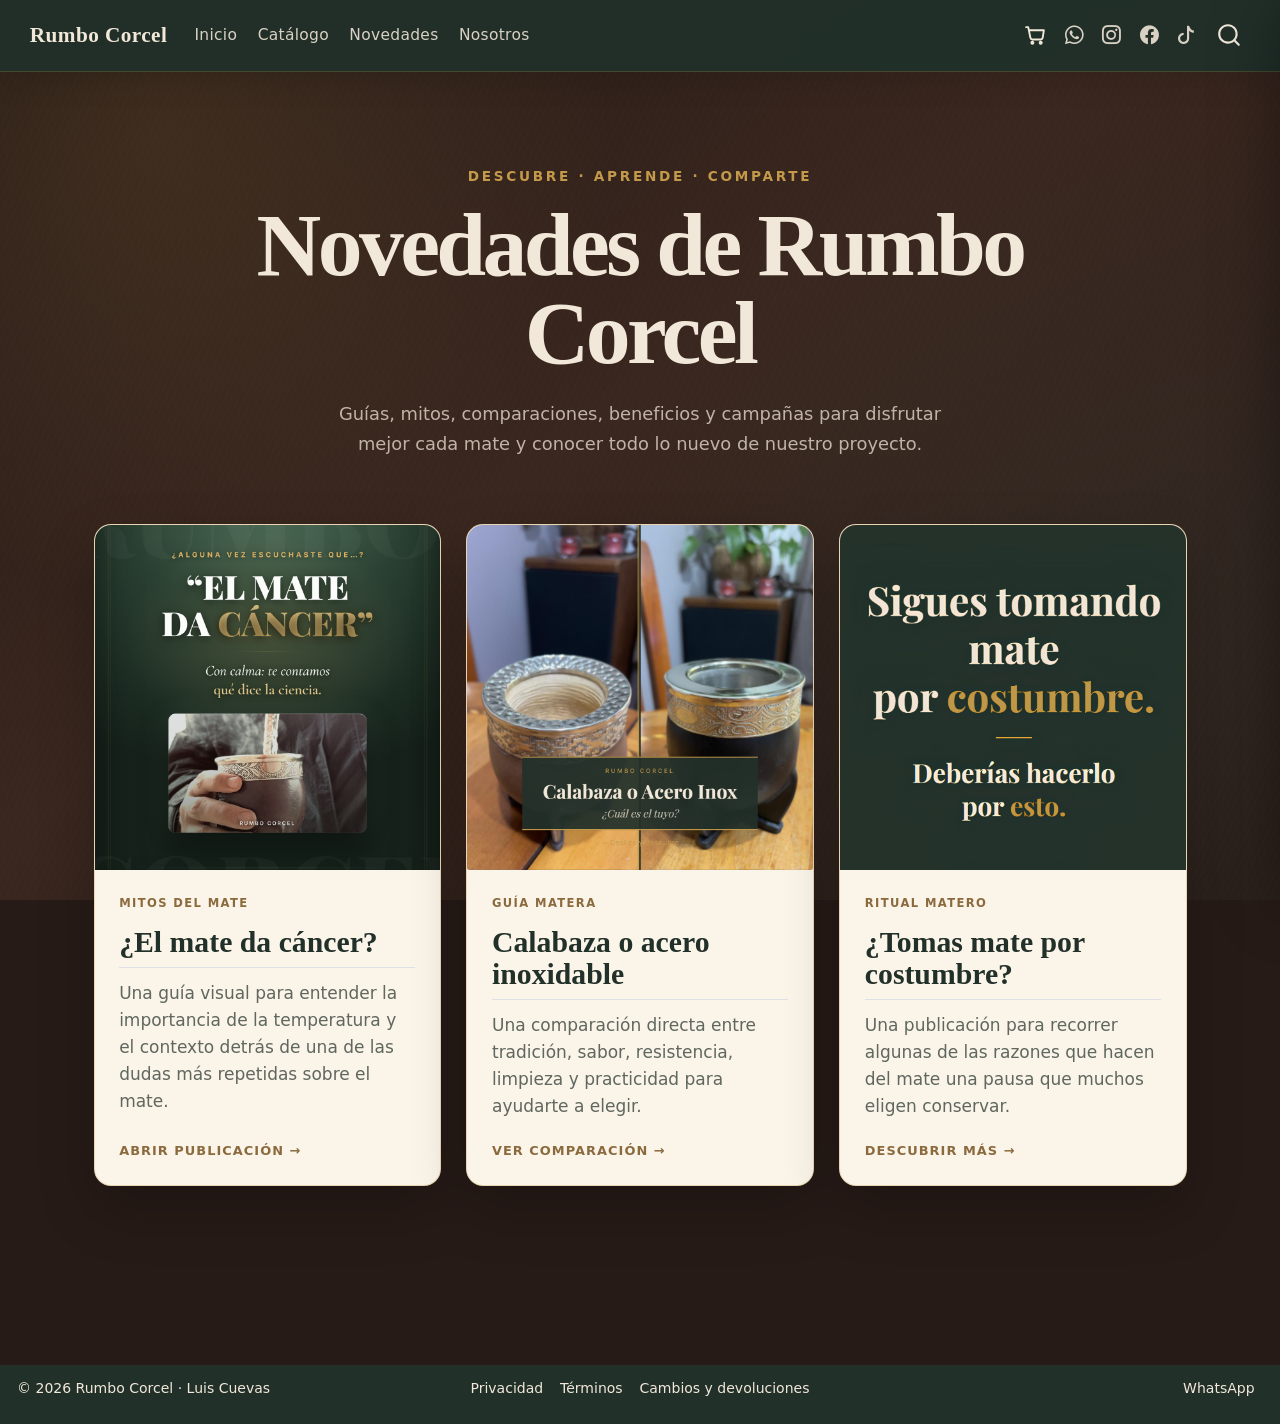
<file: docs/novedades.html>
<!DOCTYPE html>
<html xmlns="http://www.w3.org/1999/xhtml" lang="es" xml:lang="es"><head>

<meta charset="utf-8">
<meta name="generator" content="quarto-1.9.38">

<meta name="viewport" content="width=device-width, initial-scale=1.0, user-scalable=yes">


<title>Novedades – Rumbo Corcel</title>
<style>
/* Default styles provided by pandoc.
** See https://pandoc.org/MANUAL.html#variables-for-html for config info.
*/
code{white-space: pre-wrap;}
span.smallcaps{font-variant: small-caps;}
div.columns{display: flex; gap: min(4vw, 1.5em);}
div.column{flex: auto; overflow-x: auto;}
div.hanging-indent{margin-left: 1.5em; text-indent: -1.5em;}
ul.task-list{list-style: none;}
ul.task-list li input[type="checkbox"] {
  width: 0.8em;
  margin: 0 0.8em 0.2em -1em; /* quarto-specific, see https://github.com/quarto-dev/quarto-cli/issues/4556 */ 
  vertical-align: middle;
}
</style>


<script src="site_libs/quarto-nav/quarto-nav.js"></script>
<script src="site_libs/clipboard/clipboard.min.js"></script>
<script src="site_libs/quarto-search/autocomplete.umd.js"></script>
<script src="site_libs/quarto-search/fuse.min.js"></script>
<script src="site_libs/quarto-search/quarto-search.js"></script>
<meta name="quarto:offset" content="./">
<link href="./images/logo.png" rel="icon" type="image/png">
<script src="site_libs/quarto-html/quarto.js" type="module"></script>
<script src="site_libs/quarto-html/tabsets/tabsets.js" type="module"></script>
<script src="site_libs/quarto-html/popper.min.js"></script>
<script src="site_libs/quarto-html/tippy.umd.min.js"></script>
<link href="site_libs/quarto-html/tippy.css" rel="stylesheet">
<link href="site_libs/quarto-html/quarto-syntax-highlighting-15634bcf2e68342d4ad2dfa704d543f6.css" rel="stylesheet" id="quarto-text-highlighting-styles">
<script src="site_libs/bootstrap/bootstrap.min.js"></script>
<link href="site_libs/bootstrap/bootstrap-icons.css" rel="stylesheet">
<link href="site_libs/bootstrap/bootstrap-ba898d8360203e62ab5278dc43308a88.min.css" rel="stylesheet" append-hash="true" id="quarto-bootstrap" data-mode="light">
<script id="quarto-search-options" type="application/json">{
  "location": "navbar",
  "copy-button": false,
  "collapse-after": 3,
  "panel-placement": "end",
  "type": "overlay",
  "limit": 50,
  "keyboard-shortcut": [
    "f",
    "/",
    "s"
  ],
  "show-item-context": false,
  "language": {
    "search-no-results-text": "No se han encontrado resultados",
    "search-matching-documents-text": "documentos encontrados",
    "search-copy-link-title": "Copiar el enlace en la búsqueda",
    "search-hide-matches-text": "Ocultar resultados adicionales",
    "search-more-match-text": "resultado adicional en este documento",
    "search-more-matches-text": "resultados adicionales en este documento",
    "search-clear-button-title": "Borrar",
    "search-text-placeholder": "",
    "search-detached-cancel-button-title": "Cancelar",
    "search-submit-button-title": "Enviar",
    "search-label": "Buscar"
  }
}</script>
<style>html{ scroll-behavior: smooth; }</style>
<!-- Google Analytics 4 - Rumbo Corcel -->

  <script>

  (function () {

    const productionHosts = new Set([

      "rumbocorcel.cl",

      "www.rumbocorcel.cl"

    ]);

    

    /*

      * No registrar las visitas del preview local.

    */

      if (

        !productionHosts.has(

          window.location.hostname

        )

      ) {

        return;

      }

    

    const measurementId =

      "G-YDFK9DP16V";

    

    window.dataLayer =

      window.dataLayer || [];

    

    window.gtag = function () {

      window.dataLayer.push(arguments);

    };

    

    window.gtag(

      "js",

      new Date()

    );

    

    window.gtag(

      "config",

      measurementId

    );

    

    const analyticsScript =

      document.createElement("script");

    

    analyticsScript.async = true;

    

    analyticsScript.src =

      "https://www.googletagmanager.com/gtag/js?id=" +

      encodeURIComponent(

        measurementId

      );

    

    document.head.appendChild(

      analyticsScript

    );

  })();

</script>


<link rel="stylesheet" href="styles.css">
<link rel="stylesheet" href="legal-pages.css">
</head>

<body class="nav-fixed quarto-light">

<div id="quarto-search-results"></div>
  <header id="quarto-header" class="headroom fixed-top">
    <nav class="navbar navbar-expand-lg " data-bs-theme="dark">
      <div class="navbar-container container-fluid">
      <div class="navbar-brand-container mx-auto">
    <a class="navbar-brand" href="./index.html">
    <span class="navbar-title">Rumbo Corcel</span>
    </a>
  </div>
            <div id="quarto-search" class="" title="Buscar"></div>
          <button class="navbar-toggler" type="button" data-bs-toggle="collapse" data-bs-target="#navbarCollapse" aria-controls="navbarCollapse" role="menu" aria-expanded="false" aria-label="Navegación de palanca" onclick="if (window.quartoToggleHeadroom) { window.quartoToggleHeadroom(); }">
  <span class="navbar-toggler-icon"></span>
</button>
          <div class="collapse navbar-collapse" id="navbarCollapse">
            <ul class="navbar-nav navbar-nav-scroll me-auto">
  <li class="nav-item">
    <a class="nav-link" href="./index.html"> 
<span class="menu-text">Inicio</span></a>
  </li>  
  <li class="nav-item">
    <a class="nav-link" href="./catalogo.html"> 
<span class="menu-text">Catálogo</span></a>
  </li>  
  <li class="nav-item">
    <a class="nav-link active" href="./novedades.html" aria-current="page"> 
<span class="menu-text">Novedades</span></a>
  </li>  
  <li class="nav-item">
    <a class="nav-link" href="./nosotros.html"> 
<span class="menu-text">Nosotros</span></a>
  </li>  
</ul>
            <ul class="navbar-nav navbar-nav-scroll ms-auto">
  <li class="nav-item compact">
    <a class="nav-link" href="https://wa.me/message/5PEO6Z2GUZLNP1" target="_blank"> <i class="bi bi-whatsapp" role="img" aria-label="WhatsApp">
</i> 
<span class="menu-text"></span></a>
  </li>  
  <li class="nav-item compact">
    <a class="nav-link" href="https://www.instagram.com/rumbocorcel.mate" rel="noopener noreferrer" target="_blank"> <i class="bi bi-instagram" role="img" aria-label="Instagram">
</i> 
<span class="menu-text"></span></a>
  </li>  
  <li class="nav-item compact">
    <a class="nav-link" href="https://www.facebook.com/profile.php?id=61586241693849" rel="noopener noreferrer" target="_blank"> <i class="bi bi-facebook" role="img" aria-label="Facebook">
</i> 
<span class="menu-text"></span></a>
  </li>  
  <li class="nav-item compact">
    <a class="nav-link" href="https://www.tiktok.com/@rumbo.corcel?_r=1&amp;_t=ZS-98ajOG4A2y7" rel="noopener noreferrer" target="_blank"> <i class="bi bi-tiktok" role="img" aria-label="TikTok">
</i> 
<span class="menu-text"></span></a>
  </li>  
</ul>
          </div> <!-- /navcollapse -->
            <div class="quarto-navbar-tools">
</div>
      </div> <!-- /container-fluid -->
    </nav>
</header>
<!-- content -->
<div id="quarto-content" class="quarto-container page-columns page-rows-contents page-layout-full page-navbar">
<!-- sidebar -->
<!-- margin-sidebar -->
    
<!-- main -->
<main class="content column-page" id="quarto-document-content">

<header id="title-block-header" class="quarto-title-block default">
<div class="quarto-title">
<h1 class="title">Novedades</h1>
</div>



<div class="quarto-title-meta column-page">

    
  
    
  </div>
  


</header>


<main class="novedades-page">

  <header class="novedades-header">
    <p class="section-eyebrow">DESCUBRE · APRENDE · COMPARTE</p>
    <h1>Novedades de Rumbo Corcel</h1>
    <p>
      Guías, mitos, comparaciones, beneficios y campañas para disfrutar
      mejor cada mate y conocer todo lo nuevo de nuestro proyecto.
    </p>
  </header>

  <section class="novedades-grid" aria-label="Publicaciones disponibles">

    <article class="novedad-card">
      <a class="novedad-card-media" href="novedad-mate-cancer.html">
        <img src="images/novedades/mate-cancer/portada.png" alt="Portada El mate da cáncer">
      </a>
      <div class="novedad-card-body">
        <span class="novedad-card-label">Mitos del mate</span>
        <h2>¿El mate da cáncer?</h2>
        <p>
          Una guía visual para entender la importancia de la temperatura y
          el contexto detrás de una de las dudas más repetidas sobre el mate.
        </p>
        <a class="novedad-card-link" href="novedad-mate-cancer.html">
          Abrir publicación →
        </a>
      </div>
    </article>

    <article class="novedad-card">
      <a class="novedad-card-media" href="novedad-calabaza-acero.html">
        <img src="images/novedades/calabaza-acero/portada.png" alt="Portada Calabaza o Acero Inoxidable">
      </a>
      <div class="novedad-card-body">
        <span class="novedad-card-label">Guía matera</span>
        <h2>Calabaza o acero inoxidable</h2>
        <p>
          Una comparación directa entre tradición, sabor, resistencia,
          limpieza y practicidad para ayudarte a elegir.
        </p>
        <a class="novedad-card-link" href="novedad-calabaza-acero.html">
          Ver comparación →
        </a>
      </div>
    </article>

    <article class="novedad-card">
      <a class="novedad-card-media" href="novedad-mate-costumbre.html">
        <img src="images/novedades/mate-costumbre/portada.png" alt="Portada Sigues tomando mate por costumbre">
      </a>
      <div class="novedad-card-body">
        <span class="novedad-card-label">Ritual matero</span>
        <h2>¿Tomas mate por costumbre?</h2>
        <p>
          Una publicación para recorrer algunas de las razones que hacen del
          mate una pausa que muchos eligen conservar.
        </p>
        <a class="novedad-card-link" href="novedad-mate-costumbre.html">
          Descubrir más →
        </a>
      </div>
    </article>

  </section>

</main>



</main> <!-- /main -->
<link rel="stylesheet" href="checkout.css?v=20260728-20">



<script src="https://challenges.cloudflare.com/turnstile/v0/api.js?render=explicit" defer="">

</script>



<script src="script.js?v=20260803-040" defer="">

</script>



<script src="cart.js?v=20260803-040" defer="">

</script>



<script src="checkout.js?v=20260803-040" defer="">

</script>
<script id="quarto-html-after-body" type="application/javascript">
  window.document.addEventListener("DOMContentLoaded", function (event) {
    const isCodeAnnotation = (el) => {
      for (const clz of el.classList) {
        if (clz.startsWith('code-annotation-')) {                     
          return true;
        }
      }
      return false;
    }
    const onCopySuccess = function(e) {
      // button target
      const button = e.trigger;
      // don't keep focus
      button.blur();
      // flash "checked"
      button.classList.add('code-copy-button-checked');
      var currentTitle = button.getAttribute("title");
      button.setAttribute("title", "Copiado");
      let tooltip;
      if (window.bootstrap) {
        button.setAttribute("data-bs-toggle", "tooltip");
        button.setAttribute("data-bs-placement", "left");
        button.setAttribute("data-bs-title", "Copiado");
        tooltip = new bootstrap.Tooltip(button, 
          { trigger: "manual", 
            customClass: "code-copy-button-tooltip",
            offset: [0, -8]});
        tooltip.show();    
      }
      setTimeout(function() {
        if (tooltip) {
          tooltip.hide();
          button.removeAttribute("data-bs-title");
          button.removeAttribute("data-bs-toggle");
          button.removeAttribute("data-bs-placement");
        }
        button.setAttribute("title", currentTitle);
        button.classList.remove('code-copy-button-checked');
      }, 1000);
      // clear code selection
      e.clearSelection();
    }
    const getTextToCopy = function(trigger) {
      const outerScaffold = trigger.parentElement.cloneNode(true);
      const codeEl = outerScaffold.querySelector('code');
      for (const childEl of codeEl.children) {
        if (isCodeAnnotation(childEl)) {
          childEl.remove();
        }
      }
      return codeEl.innerText;
    }
    const clipboard = new window.ClipboardJS('.code-copy-button:not([data-in-quarto-modal])', {
      text: getTextToCopy
    });
    clipboard.on('success', onCopySuccess);
    if (window.document.getElementById('quarto-embedded-source-code-modal')) {
      const clipboardModal = new window.ClipboardJS('.code-copy-button[data-in-quarto-modal]', {
        text: getTextToCopy,
        container: window.document.getElementById('quarto-embedded-source-code-modal')
      });
      clipboardModal.on('success', onCopySuccess);
    }
      var localhostRegex = new RegExp(/^(?:http|https):\/\/localhost\:?[0-9]*\//);
      var mailtoRegex = new RegExp(/^mailto:/);
        var filterRegex = new RegExp('/' + window.location.host + '/');
      var isInternal = (href) => {
          return filterRegex.test(href) || localhostRegex.test(href) || mailtoRegex.test(href);
      }
      // Inspect non-navigation links and adorn them if external
     var links = window.document.querySelectorAll('a[href]:not(.nav-link):not(.navbar-brand):not(.toc-action):not(.sidebar-link):not(.sidebar-item-toggle):not(.pagination-link):not(.no-external):not([aria-hidden]):not(.dropdown-item):not(.quarto-navigation-tool):not(.about-link)');
      for (var i=0; i<links.length; i++) {
        const link = links[i];
        if (!isInternal(link.href)) {
          // undo the damage that might have been done by quarto-nav.js in the case of
          // links that we want to consider external
          if (link.dataset.originalHref !== undefined) {
            link.href = link.dataset.originalHref;
          }
        }
      }
    function tippyHover(el, contentFn, onTriggerFn, onUntriggerFn) {
      const config = {
        allowHTML: true,
        maxWidth: 500,
        delay: 100,
        arrow: false,
        appendTo: function(el) {
            return el.parentElement;
        },
        interactive: true,
        interactiveBorder: 10,
        theme: 'quarto',
        placement: 'bottom-start',
      };
      if (contentFn) {
        config.content = contentFn;
      }
      if (onTriggerFn) {
        config.onTrigger = onTriggerFn;
      }
      if (onUntriggerFn) {
        config.onUntrigger = onUntriggerFn;
      }
      window.tippy(el, config); 
    }
    const noterefs = window.document.querySelectorAll('a[role="doc-noteref"]');
    for (var i=0; i<noterefs.length; i++) {
      const ref = noterefs[i];
      tippyHover(ref, function() {
        // use id or data attribute instead here
        let href = ref.getAttribute('data-footnote-href') || ref.getAttribute('href');
        try { href = new URL(href).hash; } catch {}
        const id = href.replace(/^#\/?/, "");
        const note = window.document.getElementById(id);
        if (note) {
          return note.innerHTML;
        } else {
          return "";
        }
      });
    }
    const xrefs = window.document.querySelectorAll('a.quarto-xref');
    const processXRef = (id, note) => {
      // Strip column container classes
      const stripColumnClz = (el) => {
        el.classList.remove("page-full", "page-columns");
        if (el.children) {
          for (const child of el.children) {
            stripColumnClz(child);
          }
        }
      }
      stripColumnClz(note)
      if (id === null || id.startsWith('sec-')) {
        // Special case sections, only their first couple elements
        const container = document.createElement("div");
        if (note.children && note.children.length > 2) {
          container.appendChild(note.children[0].cloneNode(true));
          for (let i = 1; i < note.children.length; i++) {
            const child = note.children[i];
            if (child.tagName === "P" && child.innerText === "") {
              continue;
            } else {
              container.appendChild(child.cloneNode(true));
              break;
            }
          }
          if (window.Quarto?.typesetMath) {
            window.Quarto.typesetMath(container);
          }
          return container.innerHTML
        } else {
          if (window.Quarto?.typesetMath) {
            window.Quarto.typesetMath(note);
          }
          return note.innerHTML;
        }
      } else {
        // Remove any anchor links if they are present
        const anchorLink = note.querySelector('a.anchorjs-link');
        if (anchorLink) {
          anchorLink.remove();
        }
        if (window.Quarto?.typesetMath) {
          window.Quarto.typesetMath(note);
        }
        if (note.classList.contains("callout")) {
          return note.outerHTML;
        } else {
          return note.innerHTML;
        }
      }
    }
    for (var i=0; i<xrefs.length; i++) {
      const xref = xrefs[i];
      tippyHover(xref, undefined, function(instance) {
        instance.disable();
        let url = xref.getAttribute('href');
        let hash = undefined; 
        if (url.startsWith('#')) {
          hash = url;
        } else {
          try { hash = new URL(url).hash; } catch {}
        }
        if (hash) {
          const id = hash.replace(/^#\/?/, "");
          const note = window.document.getElementById(id);
          if (note !== null) {
            try {
              const html = processXRef(id, note.cloneNode(true));
              instance.setContent(html);
            } finally {
              instance.enable();
              instance.show();
            }
          } else {
            // See if we can fetch this
            fetch(url.split('#')[0])
            .then(res => res.text())
            .then(html => {
              const parser = new DOMParser();
              const htmlDoc = parser.parseFromString(html, "text/html");
              const note = htmlDoc.getElementById(id);
              if (note !== null) {
                const html = processXRef(id, note);
                instance.setContent(html);
              } 
            }).finally(() => {
              instance.enable();
              instance.show();
            });
          }
        } else {
          // See if we can fetch a full url (with no hash to target)
          // This is a special case and we should probably do some content thinning / targeting
          fetch(url)
          .then(res => res.text())
          .then(html => {
            const parser = new DOMParser();
            const htmlDoc = parser.parseFromString(html, "text/html");
            const note = htmlDoc.querySelector('main.content');
            if (note !== null) {
              // This should only happen for chapter cross references
              // (since there is no id in the URL)
              // remove the first header
              if (note.children.length > 0 && note.children[0].tagName === "HEADER") {
                note.children[0].remove();
              }
              const html = processXRef(null, note);
              instance.setContent(html);
            } 
          }).finally(() => {
            instance.enable();
            instance.show();
          });
        }
      }, function(instance) {
      });
    }
        let selectedAnnoteEl;
        const selectorForAnnotation = ( cell, annotation) => {
          let cellAttr = 'data-code-cell="' + cell + '"';
          let lineAttr = 'data-code-annotation="' +  annotation + '"';
          const selector = 'span[' + cellAttr + '][' + lineAttr + ']';
          return selector;
        }
        const selectCodeLines = (annoteEl) => {
          const doc = window.document;
          const targetCell = annoteEl.getAttribute("data-target-cell");
          const targetAnnotation = annoteEl.getAttribute("data-target-annotation");
          const annoteSpan = window.document.querySelector(selectorForAnnotation(targetCell, targetAnnotation));
          const lines = annoteSpan.getAttribute("data-code-lines").split(",");
          const lineIds = lines.map((line) => {
            return targetCell + "-" + line;
          })
          let top = null;
          let height = null;
          let parent = null;
          if (lineIds.length > 0) {
              //compute the position of the single el (top and bottom and make a div)
              const el = window.document.getElementById(lineIds[0]);
              top = el.offsetTop;
              height = el.offsetHeight;
              parent = el.parentElement.parentElement;
            if (lineIds.length > 1) {
              const lastEl = window.document.getElementById(lineIds[lineIds.length - 1]);
              const bottom = lastEl.offsetTop + lastEl.offsetHeight;
              height = bottom - top;
            }
            if (top !== null && height !== null && parent !== null) {
              // cook up a div (if necessary) and position it 
              let div = window.document.getElementById("code-annotation-line-highlight");
              if (div === null) {
                div = window.document.createElement("div");
                div.setAttribute("id", "code-annotation-line-highlight");
                div.style.position = 'absolute';
                parent.appendChild(div);
              }
              div.style.top = top - 2 + "px";
              div.style.height = height + 4 + "px";
              div.style.left = 0;
              let gutterDiv = window.document.getElementById("code-annotation-line-highlight-gutter");
              if (gutterDiv === null) {
                gutterDiv = window.document.createElement("div");
                gutterDiv.setAttribute("id", "code-annotation-line-highlight-gutter");
                gutterDiv.style.position = 'absolute';
                const codeCell = window.document.getElementById(targetCell);
                const gutter = codeCell.querySelector('.code-annotation-gutter');
                gutter.appendChild(gutterDiv);
              }
              gutterDiv.style.top = top - 2 + "px";
              gutterDiv.style.height = height + 4 + "px";
            }
            selectedAnnoteEl = annoteEl;
          }
        };
        const unselectCodeLines = () => {
          const elementsIds = ["code-annotation-line-highlight", "code-annotation-line-highlight-gutter"];
          elementsIds.forEach((elId) => {
            const div = window.document.getElementById(elId);
            if (div) {
              div.remove();
            }
          });
          selectedAnnoteEl = undefined;
        };
          // Handle positioning of the toggle
      window.addEventListener(
        "resize",
        throttle(() => {
          elRect = undefined;
          if (selectedAnnoteEl) {
            selectCodeLines(selectedAnnoteEl);
          }
        }, 10)
      );
      function throttle(fn, ms) {
      let throttle = false;
      let timer;
        return (...args) => {
          if(!throttle) { // first call gets through
              fn.apply(this, args);
              throttle = true;
          } else { // all the others get throttled
              if(timer) clearTimeout(timer); // cancel #2
              timer = setTimeout(() => {
                fn.apply(this, args);
                timer = throttle = false;
              }, ms);
          }
        };
      }
        // Attach click handler to the DT
        const annoteDls = window.document.querySelectorAll('dt[data-target-cell]');
        for (const annoteDlNode of annoteDls) {
          annoteDlNode.addEventListener('click', (event) => {
            const clickedEl = event.target;
            if (clickedEl !== selectedAnnoteEl) {
              unselectCodeLines();
              const activeEl = window.document.querySelector('dt[data-target-cell].code-annotation-active');
              if (activeEl) {
                activeEl.classList.remove('code-annotation-active');
              }
              selectCodeLines(clickedEl);
              clickedEl.classList.add('code-annotation-active');
            } else {
              // Unselect the line
              unselectCodeLines();
              clickedEl.classList.remove('code-annotation-active');
            }
          });
        }
    const findCites = (el) => {
      const parentEl = el.parentElement;
      if (parentEl) {
        const cites = parentEl.dataset.cites;
        if (cites) {
          return {
            el,
            cites: cites.split(' ')
          };
        } else {
          return findCites(el.parentElement)
        }
      } else {
        return undefined;
      }
    };
    var bibliorefs = window.document.querySelectorAll('a[role="doc-biblioref"]');
    for (var i=0; i<bibliorefs.length; i++) {
      const ref = bibliorefs[i];
      const citeInfo = findCites(ref);
      if (citeInfo) {
        tippyHover(citeInfo.el, function() {
          var popup = window.document.createElement('div');
          citeInfo.cites.forEach(function(cite) {
            var citeDiv = window.document.createElement('div');
            citeDiv.classList.add('hanging-indent');
            citeDiv.classList.add('csl-entry');
            var biblioDiv = window.document.getElementById('ref-' + cite);
            if (biblioDiv) {
              citeDiv.innerHTML = biblioDiv.innerHTML;
            }
            popup.appendChild(citeDiv);
          });
          return popup.innerHTML;
        });
      }
    }
  });
  </script>
</div> <!-- /content -->
<footer class="footer">
  <div class="nav-footer">
    <div class="nav-footer-left">
<p>© 2026 Rumbo Corcel · Luis Cuevas</p>
</div>   
    <div class="nav-footer-center">
      <ul class="footer-items list-unstyled">
    <li class="nav-item">
    <a class="nav-link" href="./politica-privacidad.html">
<p>Privacidad</p>
</a>
  </li>  
    <li class="nav-item">
    <a class="nav-link" href="./terminos-condiciones.html">
<p>Términos</p>
</a>
  </li>  
    <li class="nav-item">
    <a class="nav-link" href="./cambios-devoluciones.html">
<p>Cambios y devoluciones</p>
</a>
  </li>  
</ul>
    </div>
    <div class="nav-footer-right">
      <ul class="footer-items list-unstyled">
    <li class="nav-item">
    <a class="nav-link" href="https://wa.me/message/5PEO6Z2GUZLNP1">
<p>WhatsApp</p>
</a>
  </li>  
</ul>
    </div>
  </div>
</footer>




<script src="site_libs/quarto-html/zenscroll-min.js"></script>
</body></html>
</file>
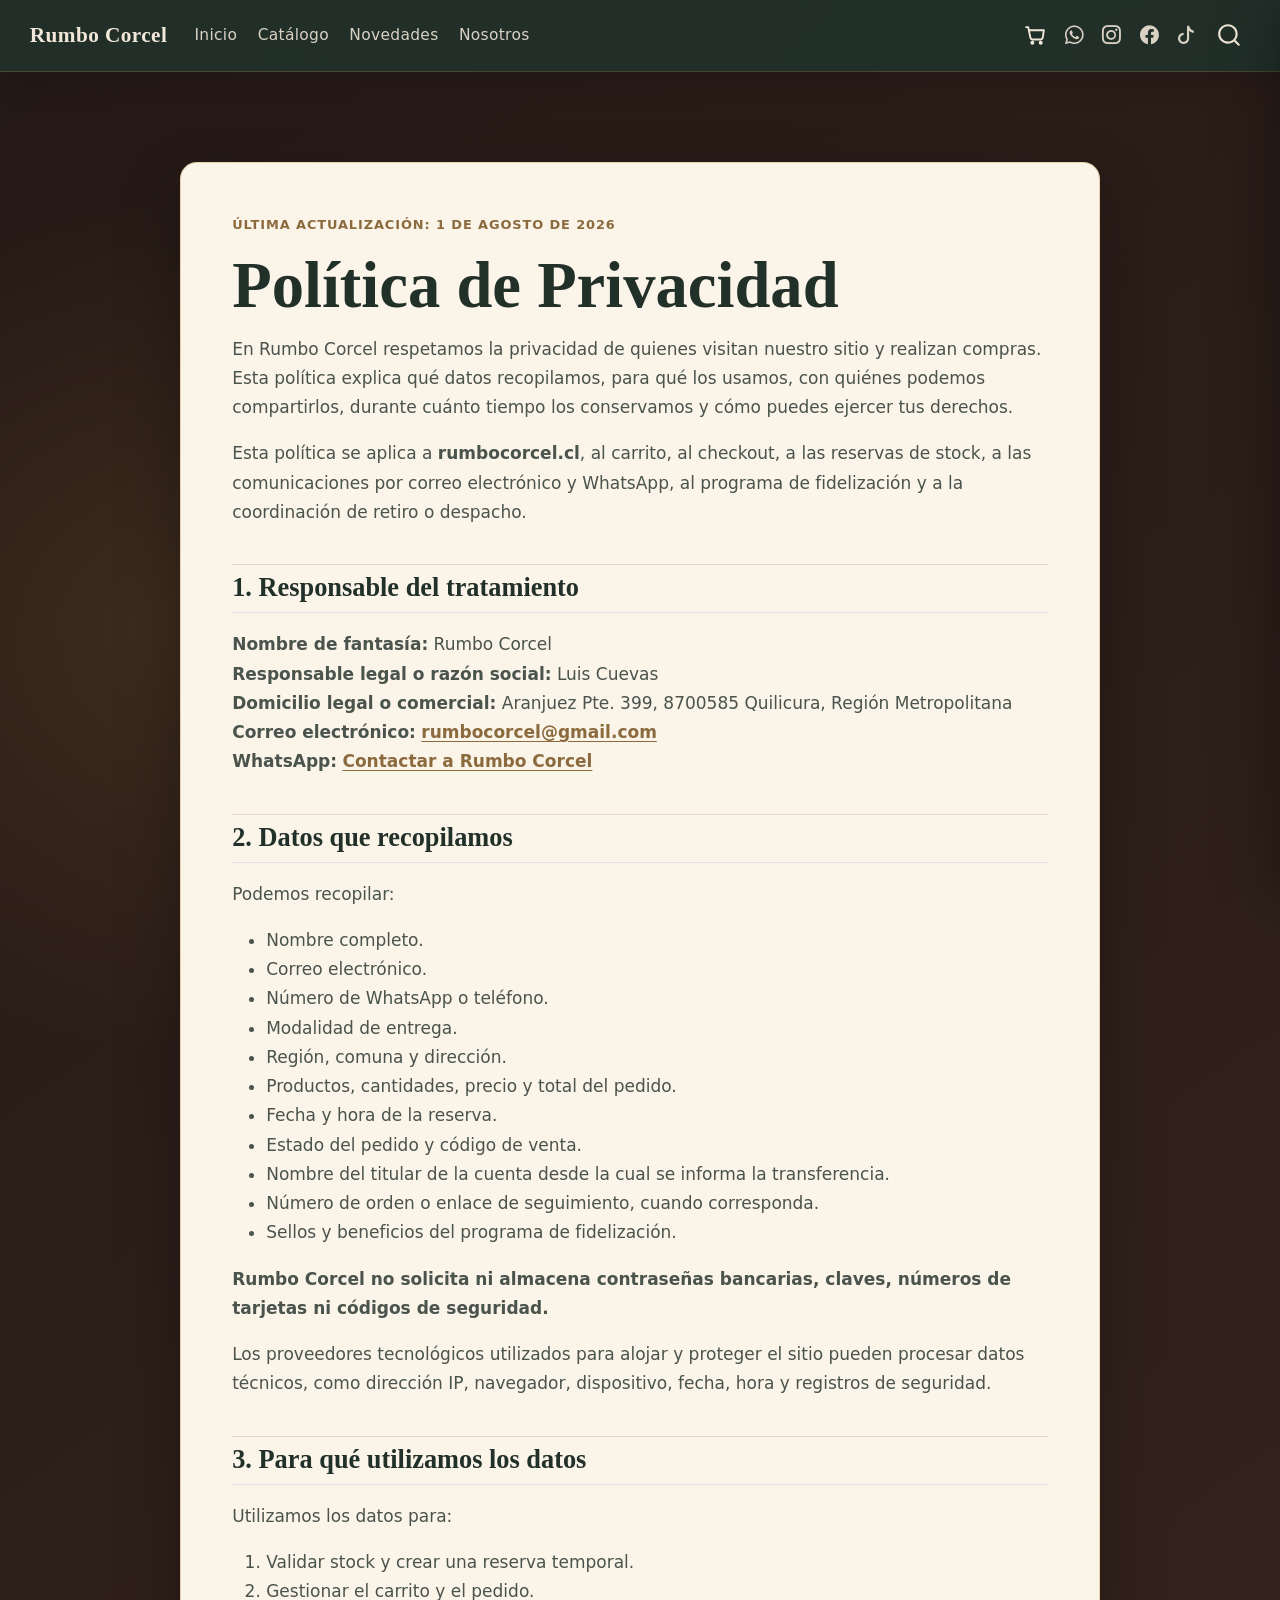
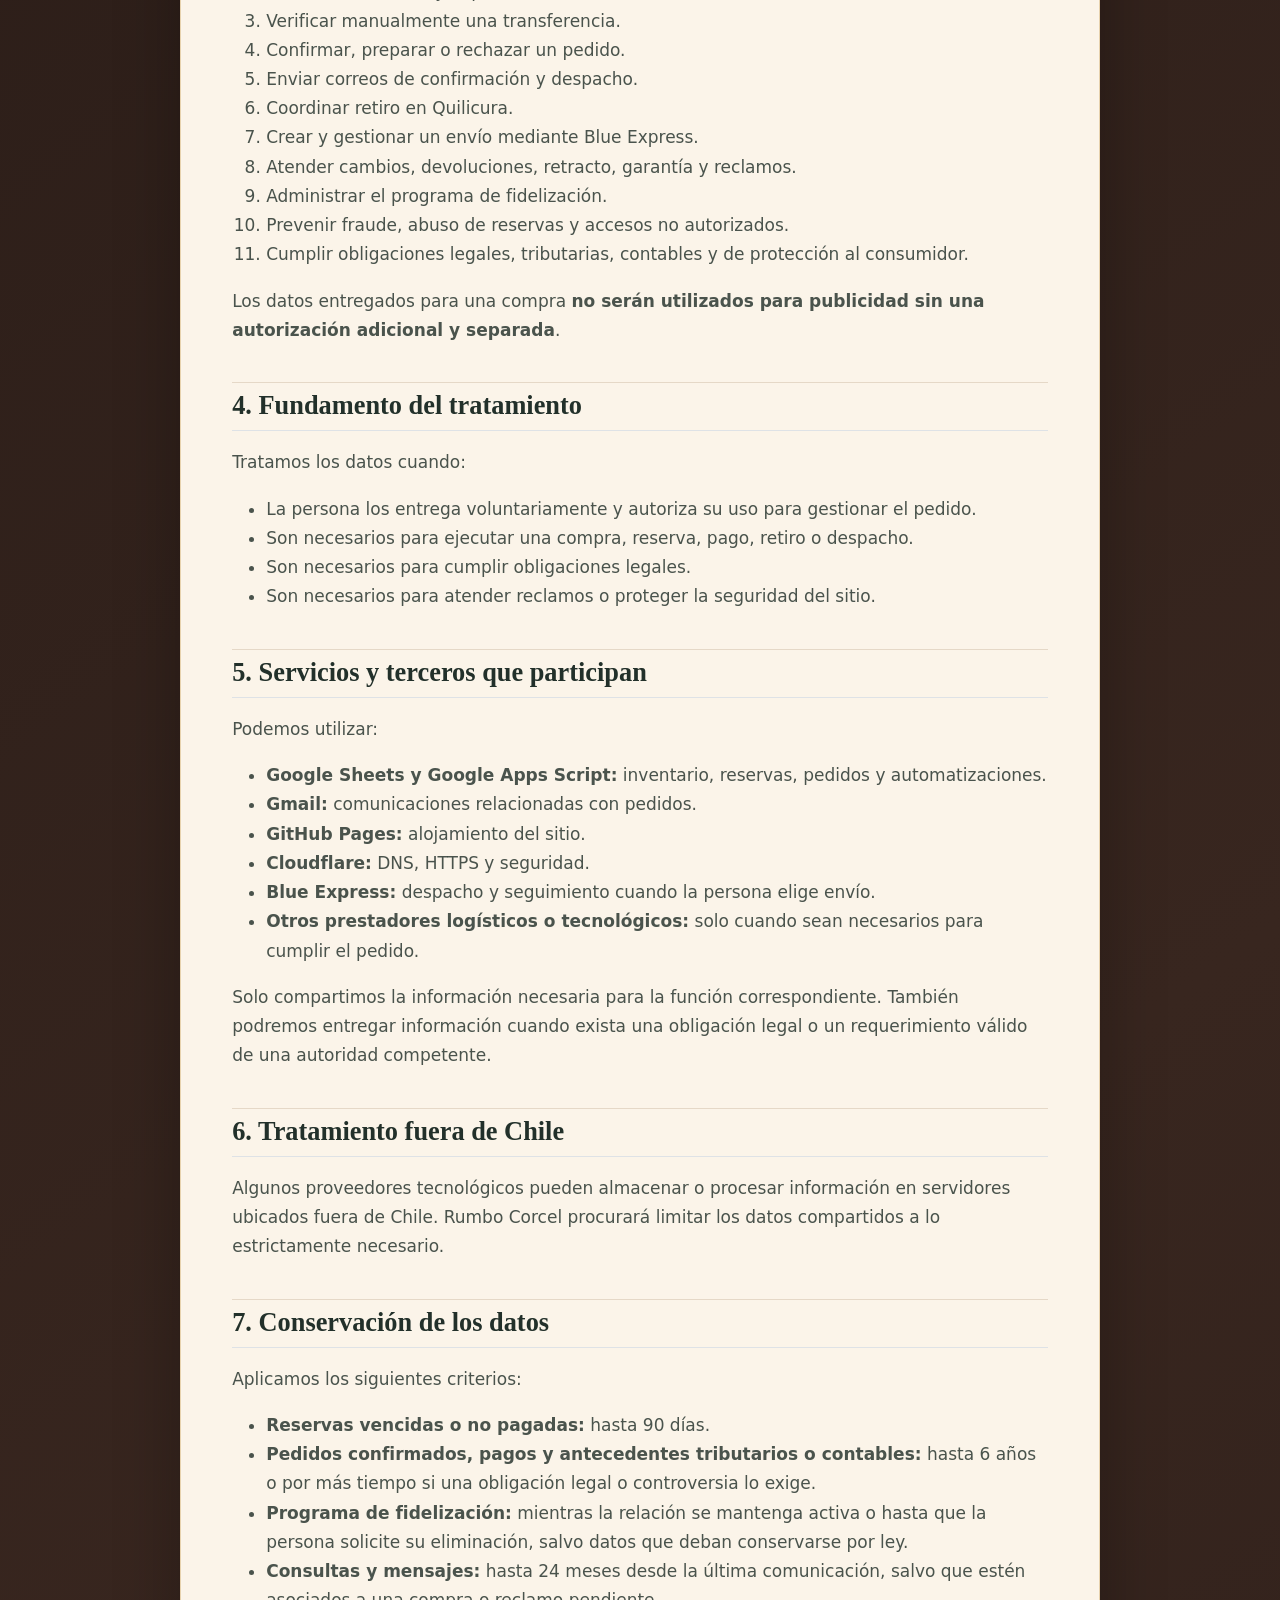
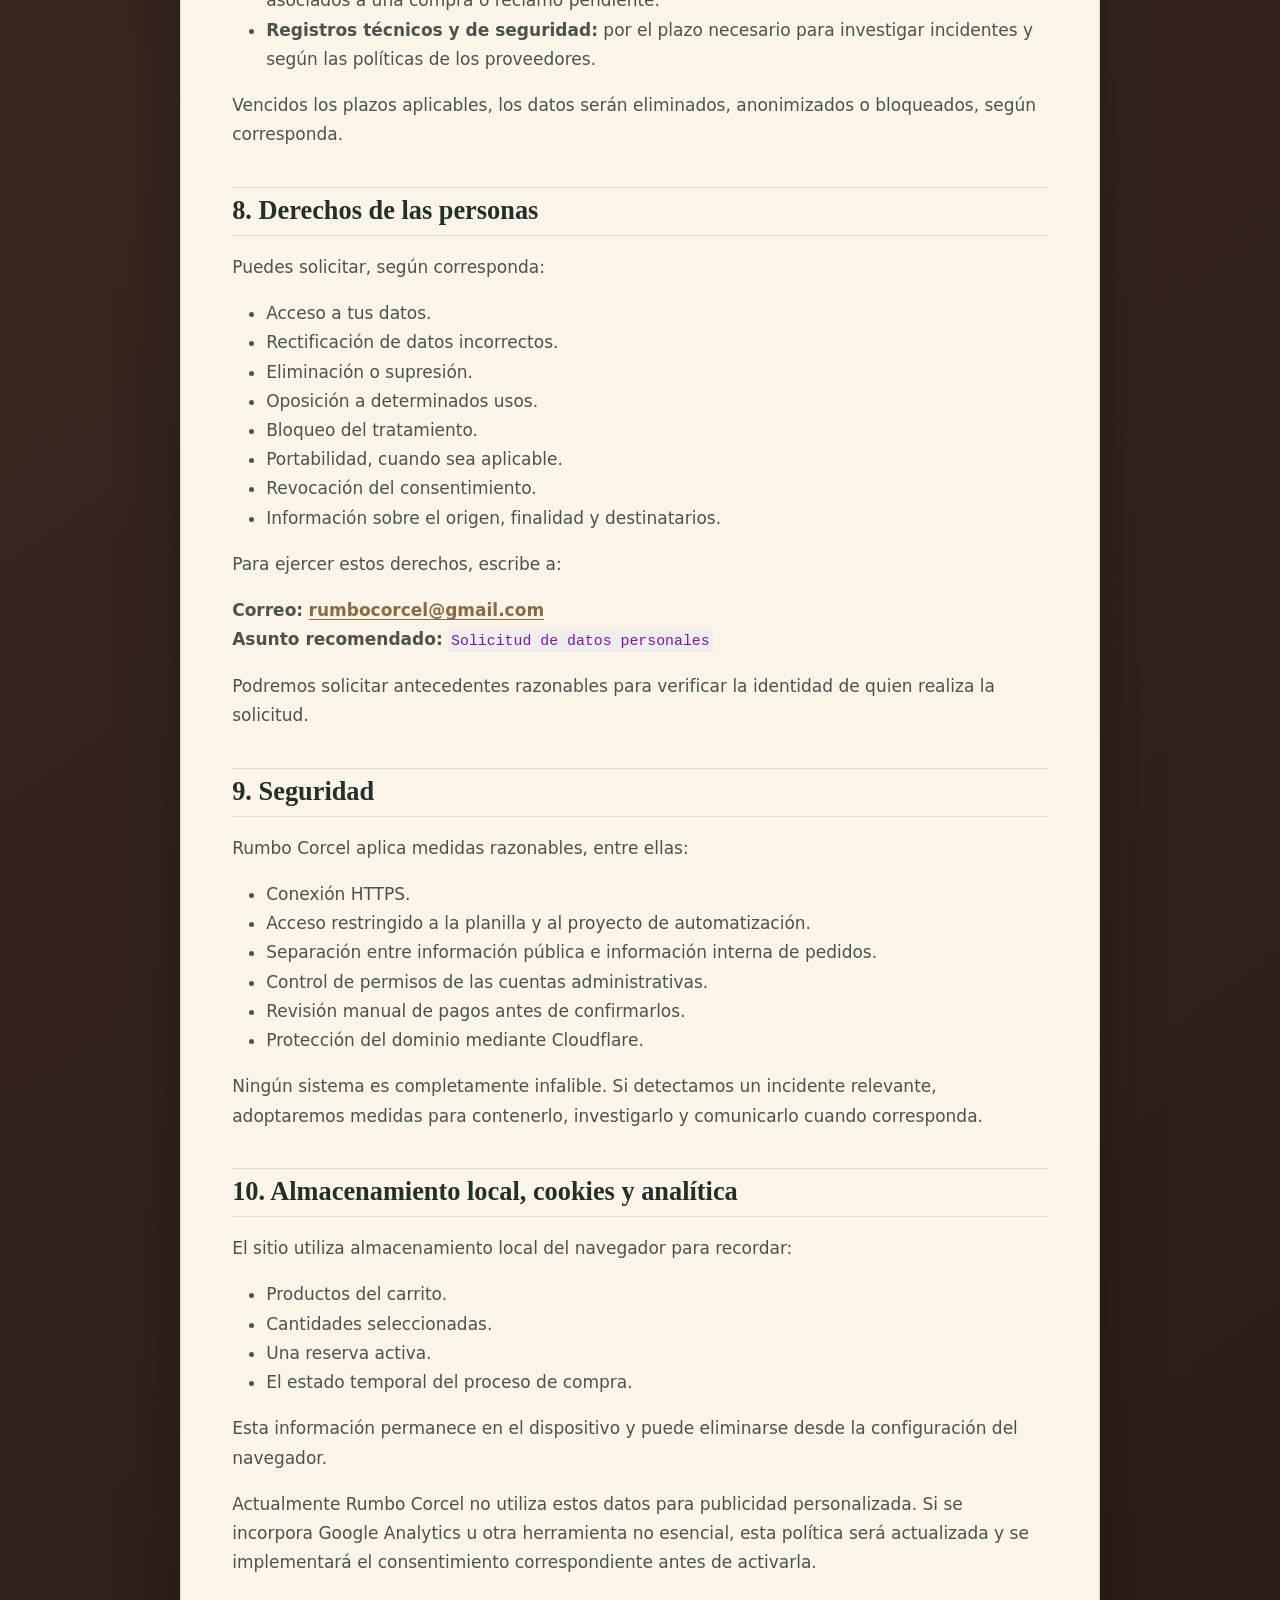
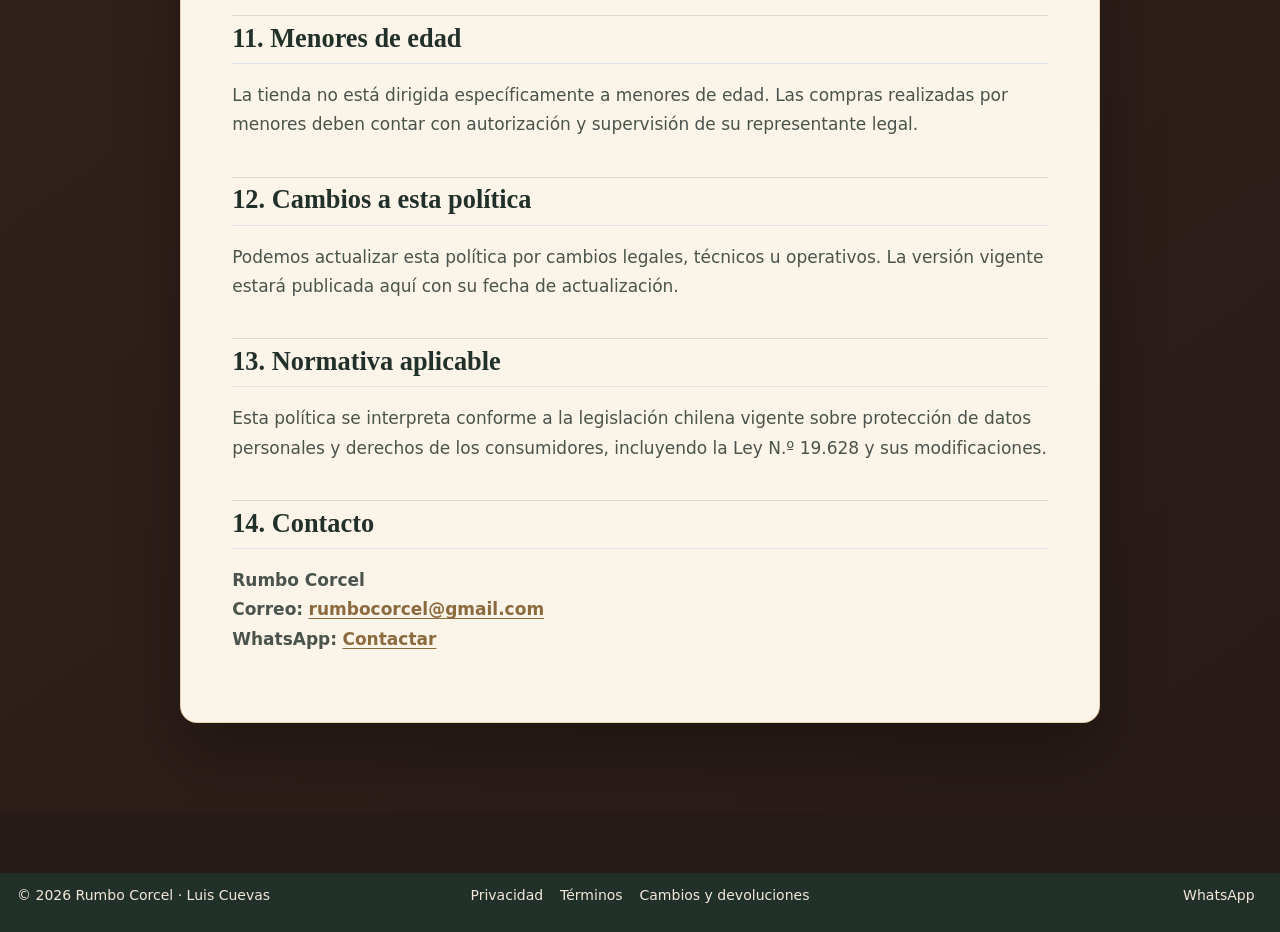
<file: docs/politica-privacidad.html>
<!DOCTYPE html>
<html xmlns="http://www.w3.org/1999/xhtml" lang="es" xml:lang="es"><head>

<meta charset="utf-8">
<meta name="generator" content="quarto-1.9.38">

<meta name="viewport" content="width=device-width, initial-scale=1.0, user-scalable=yes">

<meta name="description" content="Conoce cómo Rumbo Corcel recopila, utiliza, protege y conserva los datos personales necesarios para gestionar compras, pagos y entregas.">

<title>Política de Privacidad – Rumbo Corcel – Rumbo Corcel</title>
<style>
/* Default styles provided by pandoc.
** See https://pandoc.org/MANUAL.html#variables-for-html for config info.
*/
code{white-space: pre-wrap;}
span.smallcaps{font-variant: small-caps;}
div.columns{display: flex; gap: min(4vw, 1.5em);}
div.column{flex: auto; overflow-x: auto;}
div.hanging-indent{margin-left: 1.5em; text-indent: -1.5em;}
ul.task-list{list-style: none;}
ul.task-list li input[type="checkbox"] {
  width: 0.8em;
  margin: 0 0.8em 0.2em -1em; /* quarto-specific, see https://github.com/quarto-dev/quarto-cli/issues/4556 */ 
  vertical-align: middle;
}
</style>


<script src="site_libs/quarto-nav/quarto-nav.js"></script>
<script src="site_libs/clipboard/clipboard.min.js"></script>
<script src="site_libs/quarto-search/autocomplete.umd.js"></script>
<script src="site_libs/quarto-search/fuse.min.js"></script>
<script src="site_libs/quarto-search/quarto-search.js"></script>
<meta name="quarto:offset" content="./">
<link href="./images/logo.png" rel="icon" type="image/png">
<script src="site_libs/quarto-html/quarto.js" type="module"></script>
<script src="site_libs/quarto-html/tabsets/tabsets.js" type="module"></script>
<script src="site_libs/quarto-html/popper.min.js"></script>
<script src="site_libs/quarto-html/tippy.umd.min.js"></script>
<link href="site_libs/quarto-html/tippy.css" rel="stylesheet">
<link href="site_libs/quarto-html/quarto-syntax-highlighting-15634bcf2e68342d4ad2dfa704d543f6.css" rel="stylesheet" id="quarto-text-highlighting-styles">
<script src="site_libs/bootstrap/bootstrap.min.js"></script>
<link href="site_libs/bootstrap/bootstrap-icons.css" rel="stylesheet">
<link href="site_libs/bootstrap/bootstrap-ba898d8360203e62ab5278dc43308a88.min.css" rel="stylesheet" append-hash="true" id="quarto-bootstrap" data-mode="light">
<script id="quarto-search-options" type="application/json">{
  "location": "navbar",
  "copy-button": false,
  "collapse-after": 3,
  "panel-placement": "end",
  "type": "overlay",
  "limit": 50,
  "keyboard-shortcut": [
    "f",
    "/",
    "s"
  ],
  "show-item-context": false,
  "language": {
    "search-no-results-text": "No se han encontrado resultados",
    "search-matching-documents-text": "documentos encontrados",
    "search-copy-link-title": "Copiar el enlace en la búsqueda",
    "search-hide-matches-text": "Ocultar resultados adicionales",
    "search-more-match-text": "resultado adicional en este documento",
    "search-more-matches-text": "resultados adicionales en este documento",
    "search-clear-button-title": "Borrar",
    "search-text-placeholder": "",
    "search-detached-cancel-button-title": "Cancelar",
    "search-submit-button-title": "Enviar",
    "search-label": "Buscar"
  }
}</script>
<style>html{ scroll-behavior: smooth; }</style>
<!-- Google Analytics 4 - Rumbo Corcel -->

  <script>

  (function () {

    const productionHosts = new Set([

      "rumbocorcel.cl",

      "www.rumbocorcel.cl"

    ]);

    

    /*

      * No registrar las visitas del preview local.

    */

      if (

        !productionHosts.has(

          window.location.hostname

        )

      ) {

        return;

      }

    

    const measurementId =

      "G-YDFK9DP16V";

    

    window.dataLayer =

      window.dataLayer || [];

    

    window.gtag = function () {

      window.dataLayer.push(arguments);

    };

    

    window.gtag(

      "js",

      new Date()

    );

    

    window.gtag(

      "config",

      measurementId

    );

    

    const analyticsScript =

      document.createElement("script");

    

    analyticsScript.async = true;

    

    analyticsScript.src =

      "https://www.googletagmanager.com/gtag/js?id=" +

      encodeURIComponent(

        measurementId

      );

    

    document.head.appendChild(

      analyticsScript

    );

  })();

</script>


<link rel="stylesheet" href="styles.css">
<link rel="stylesheet" href="legal-pages.css">
</head>

<body class="nav-fixed fullcontent quarto-light">

<div id="quarto-search-results"></div>
  <header id="quarto-header" class="headroom fixed-top">
    <nav class="navbar navbar-expand-lg " data-bs-theme="dark">
      <div class="navbar-container container-fluid">
      <div class="navbar-brand-container mx-auto">
    <a class="navbar-brand" href="./index.html">
    <span class="navbar-title">Rumbo Corcel</span>
    </a>
  </div>
            <div id="quarto-search" class="" title="Buscar"></div>
          <button class="navbar-toggler" type="button" data-bs-toggle="collapse" data-bs-target="#navbarCollapse" aria-controls="navbarCollapse" role="menu" aria-expanded="false" aria-label="Navegación de palanca" onclick="if (window.quartoToggleHeadroom) { window.quartoToggleHeadroom(); }">
  <span class="navbar-toggler-icon"></span>
</button>
          <div class="collapse navbar-collapse" id="navbarCollapse">
            <ul class="navbar-nav navbar-nav-scroll me-auto">
  <li class="nav-item">
    <a class="nav-link" href="./index.html"> 
<span class="menu-text">Inicio</span></a>
  </li>  
  <li class="nav-item">
    <a class="nav-link" href="./catalogo.html"> 
<span class="menu-text">Catálogo</span></a>
  </li>  
  <li class="nav-item">
    <a class="nav-link" href="./novedades.html"> 
<span class="menu-text">Novedades</span></a>
  </li>  
  <li class="nav-item">
    <a class="nav-link" href="./nosotros.html"> 
<span class="menu-text">Nosotros</span></a>
  </li>  
</ul>
            <ul class="navbar-nav navbar-nav-scroll ms-auto">
  <li class="nav-item compact">
    <a class="nav-link" href="https://wa.me/message/5PEO6Z2GUZLNP1" target="_blank"> <i class="bi bi-whatsapp" role="img" aria-label="WhatsApp">
</i> 
<span class="menu-text"></span></a>
  </li>  
  <li class="nav-item compact">
    <a class="nav-link" href="https://www.instagram.com/rumbocorcel.mate" rel="noopener noreferrer" target="_blank"> <i class="bi bi-instagram" role="img" aria-label="Instagram">
</i> 
<span class="menu-text"></span></a>
  </li>  
  <li class="nav-item compact">
    <a class="nav-link" href="https://www.facebook.com/profile.php?id=61586241693849" rel="noopener noreferrer" target="_blank"> <i class="bi bi-facebook" role="img" aria-label="Facebook">
</i> 
<span class="menu-text"></span></a>
  </li>  
  <li class="nav-item compact">
    <a class="nav-link" href="https://www.tiktok.com/@rumbo.corcel?_r=1&amp;_t=ZS-98ajOG4A2y7" rel="noopener noreferrer" target="_blank"> <i class="bi bi-tiktok" role="img" aria-label="TikTok">
</i> 
<span class="menu-text"></span></a>
  </li>  
</ul>
          </div> <!-- /navcollapse -->
            <div class="quarto-navbar-tools">
</div>
      </div> <!-- /container-fluid -->
    </nav>
</header>
<!-- content -->
<div id="quarto-content" class="quarto-container page-columns page-rows-contents page-layout-article page-navbar">
<!-- sidebar -->
<!-- margin-sidebar -->
    
<!-- main -->
<main class="content" id="quarto-document-content">

<header id="title-block-header" class="quarto-title-block default">
<div class="quarto-title">
<h1 class="title">Política de Privacidad – Rumbo Corcel</h1>
</div>

<div>
  <div class="description">
    Conoce cómo Rumbo Corcel recopila, utiliza, protege y conserva los datos personales necesarios para gestionar compras, pagos y entregas.
  </div>
</div>


<div class="quarto-title-meta">

    
  
    
  </div>
  


</header>


<div class="legal-page">
<div class="legal-card">
<p class="legal-updated">
Última actualización: 1 de agosto de 2026
</p>
<section id="política-de-privacidad" class="level1">
<h1>Política de Privacidad</h1>
<p>En Rumbo Corcel respetamos la privacidad de quienes visitan nuestro sitio y realizan compras. Esta política explica qué datos recopilamos, para qué los usamos, con quiénes podemos compartirlos, durante cuánto tiempo los conservamos y cómo puedes ejercer tus derechos.</p>
<p>Esta política se aplica a <strong>rumbocorcel.cl</strong>, al carrito, al checkout, a las reservas de stock, a las comunicaciones por correo electrónico y WhatsApp, al programa de fidelización y a la coordinación de retiro o despacho.</p>
<section id="responsable-del-tratamiento" class="level2">
<h2 data-anchor-id="responsable-del-tratamiento">1. Responsable del tratamiento</h2>
<p><strong>Nombre de fantasía:</strong> Rumbo Corcel<br>
<strong>Responsable legal o razón social:</strong> Luis Cuevas<br>
<strong>Domicilio legal o comercial:</strong> Aranjuez Pte. 399, 8700585 Quilicura, Región Metropolitana<br>
<strong>Correo electrónico:</strong> <a href="mailto:rumbocorcel@gmail.com">rumbocorcel@gmail.com</a><br>
<strong>WhatsApp:</strong> <a href="https://wa.me/message/5PEO6Z2GUZLNP1">Contactar a Rumbo Corcel</a></p>
</section>
<section id="datos-que-recopilamos" class="level2">
<h2 data-anchor-id="datos-que-recopilamos">2. Datos que recopilamos</h2>
<p>Podemos recopilar:</p>
<ul>
<li>Nombre completo.</li>
<li>Correo electrónico.</li>
<li>Número de WhatsApp o teléfono.</li>
<li>Modalidad de entrega.</li>
<li>Región, comuna y dirección.</li>
<li>Productos, cantidades, precio y total del pedido.</li>
<li>Fecha y hora de la reserva.</li>
<li>Estado del pedido y código de venta.</li>
<li>Nombre del titular de la cuenta desde la cual se informa la transferencia.</li>
<li>Número de orden o enlace de seguimiento, cuando corresponda.</li>
<li>Sellos y beneficios del programa de fidelización.</li>
</ul>
<p><strong>Rumbo Corcel no solicita ni almacena contraseñas bancarias, claves, números de tarjetas ni códigos de seguridad.</strong></p>
<p>Los proveedores tecnológicos utilizados para alojar y proteger el sitio pueden procesar datos técnicos, como dirección IP, navegador, dispositivo, fecha, hora y registros de seguridad.</p>
</section>
<section id="para-qué-utilizamos-los-datos" class="level2">
<h2 data-anchor-id="para-qué-utilizamos-los-datos">3. Para qué utilizamos los datos</h2>
<p>Utilizamos los datos para:</p>
<ol type="1">
<li>Validar stock y crear una reserva temporal.</li>
<li>Gestionar el carrito y el pedido.</li>
<li>Verificar manualmente una transferencia.</li>
<li>Confirmar, preparar o rechazar un pedido.</li>
<li>Enviar correos de confirmación y despacho.</li>
<li>Coordinar retiro en Quilicura.</li>
<li>Crear y gestionar un envío mediante Blue Express.</li>
<li>Atender cambios, devoluciones, retracto, garantía y reclamos.</li>
<li>Administrar el programa de fidelización.</li>
<li>Prevenir fraude, abuso de reservas y accesos no autorizados.</li>
<li>Cumplir obligaciones legales, tributarias, contables y de protección al consumidor.</li>
</ol>
<p>Los datos entregados para una compra <strong>no serán utilizados para publicidad sin una autorización adicional y separada</strong>.</p>
</section>
<section id="fundamento-del-tratamiento" class="level2">
<h2 data-anchor-id="fundamento-del-tratamiento">4. Fundamento del tratamiento</h2>
<p>Tratamos los datos cuando:</p>
<ul>
<li>La persona los entrega voluntariamente y autoriza su uso para gestionar el pedido.</li>
<li>Son necesarios para ejecutar una compra, reserva, pago, retiro o despacho.</li>
<li>Son necesarios para cumplir obligaciones legales.</li>
<li>Son necesarios para atender reclamos o proteger la seguridad del sitio.</li>
</ul>
</section>
<section id="servicios-y-terceros-que-participan" class="level2">
<h2 data-anchor-id="servicios-y-terceros-que-participan">5. Servicios y terceros que participan</h2>
<p>Podemos utilizar:</p>
<ul>
<li><strong>Google Sheets y Google Apps Script:</strong> inventario, reservas, pedidos y automatizaciones.</li>
<li><strong>Gmail:</strong> comunicaciones relacionadas con pedidos.</li>
<li><strong>GitHub Pages:</strong> alojamiento del sitio.</li>
<li><strong>Cloudflare:</strong> DNS, HTTPS y seguridad.</li>
<li><strong>Blue Express:</strong> despacho y seguimiento cuando la persona elige envío.</li>
<li><strong>Otros prestadores logísticos o tecnológicos:</strong> solo cuando sean necesarios para cumplir el pedido.</li>
</ul>
<p>Solo compartimos la información necesaria para la función correspondiente. También podremos entregar información cuando exista una obligación legal o un requerimiento válido de una autoridad competente.</p>
</section>
<section id="tratamiento-fuera-de-chile" class="level2">
<h2 data-anchor-id="tratamiento-fuera-de-chile">6. Tratamiento fuera de Chile</h2>
<p>Algunos proveedores tecnológicos pueden almacenar o procesar información en servidores ubicados fuera de Chile. Rumbo Corcel procurará limitar los datos compartidos a lo estrictamente necesario.</p>
</section>
<section id="conservación-de-los-datos" class="level2">
<h2 data-anchor-id="conservación-de-los-datos">7. Conservación de los datos</h2>
<p>Aplicamos los siguientes criterios:</p>
<ul>
<li><strong>Reservas vencidas o no pagadas:</strong> hasta 90 días.</li>
<li><strong>Pedidos confirmados, pagos y antecedentes tributarios o contables:</strong> hasta 6 años o por más tiempo si una obligación legal o controversia lo exige.</li>
<li><strong>Programa de fidelización:</strong> mientras la relación se mantenga activa o hasta que la persona solicite su eliminación, salvo datos que deban conservarse por ley.</li>
<li><strong>Consultas y mensajes:</strong> hasta 24 meses desde la última comunicación, salvo que estén asociados a una compra o reclamo pendiente.</li>
<li><strong>Registros técnicos y de seguridad:</strong> por el plazo necesario para investigar incidentes y según las políticas de los proveedores.</li>
</ul>
<p>Vencidos los plazos aplicables, los datos serán eliminados, anonimizados o bloqueados, según corresponda.</p>
</section>
<section id="derechos-de-las-personas" class="level2">
<h2 data-anchor-id="derechos-de-las-personas">8. Derechos de las personas</h2>
<p>Puedes solicitar, según corresponda:</p>
<ul>
<li>Acceso a tus datos.</li>
<li>Rectificación de datos incorrectos.</li>
<li>Eliminación o supresión.</li>
<li>Oposición a determinados usos.</li>
<li>Bloqueo del tratamiento.</li>
<li>Portabilidad, cuando sea aplicable.</li>
<li>Revocación del consentimiento.</li>
<li>Información sobre el origen, finalidad y destinatarios.</li>
</ul>
<p>Para ejercer estos derechos, escribe a:</p>
<p><strong>Correo:</strong> <a href="mailto:rumbocorcel@gmail.com">rumbocorcel@gmail.com</a><br>
<strong>Asunto recomendado:</strong> <code>Solicitud de datos personales</code></p>
<p>Podremos solicitar antecedentes razonables para verificar la identidad de quien realiza la solicitud.</p>
</section>
<section id="seguridad" class="level2">
<h2 data-anchor-id="seguridad">9. Seguridad</h2>
<p>Rumbo Corcel aplica medidas razonables, entre ellas:</p>
<ul>
<li>Conexión HTTPS.</li>
<li>Acceso restringido a la planilla y al proyecto de automatización.</li>
<li>Separación entre información pública e información interna de pedidos.</li>
<li>Control de permisos de las cuentas administrativas.</li>
<li>Revisión manual de pagos antes de confirmarlos.</li>
<li>Protección del dominio mediante Cloudflare.</li>
</ul>
<p>Ningún sistema es completamente infalible. Si detectamos un incidente relevante, adoptaremos medidas para contenerlo, investigarlo y comunicarlo cuando corresponda.</p>
</section>
<section id="almacenamiento-local-cookies-y-analítica" class="level2">
<h2 data-anchor-id="almacenamiento-local-cookies-y-analítica">10. Almacenamiento local, cookies y analítica</h2>
<p>El sitio utiliza almacenamiento local del navegador para recordar:</p>
<ul>
<li>Productos del carrito.</li>
<li>Cantidades seleccionadas.</li>
<li>Una reserva activa.</li>
<li>El estado temporal del proceso de compra.</li>
</ul>
<p>Esta información permanece en el dispositivo y puede eliminarse desde la configuración del navegador.</p>
<p>Actualmente Rumbo Corcel no utiliza estos datos para publicidad personalizada. Si se incorpora Google Analytics u otra herramienta no esencial, esta política será actualizada y se implementará el consentimiento correspondiente antes de activarla.</p>
</section>
<section id="menores-de-edad" class="level2">
<h2 data-anchor-id="menores-de-edad">11. Menores de edad</h2>
<p>La tienda no está dirigida específicamente a menores de edad. Las compras realizadas por menores deben contar con autorización y supervisión de su representante legal.</p>
</section>
<section id="cambios-a-esta-política" class="level2">
<h2 data-anchor-id="cambios-a-esta-política">12. Cambios a esta política</h2>
<p>Podemos actualizar esta política por cambios legales, técnicos u operativos. La versión vigente estará publicada aquí con su fecha de actualización.</p>
</section>
<section id="normativa-aplicable" class="level2">
<h2 data-anchor-id="normativa-aplicable">13. Normativa aplicable</h2>
<p>Esta política se interpreta conforme a la legislación chilena vigente sobre protección de datos personales y derechos de los consumidores, incluyendo la Ley N.º 19.628 y sus modificaciones.</p>
</section>
<section id="contacto" class="level2">
<h2 data-anchor-id="contacto">14. Contacto</h2>
<p><strong>Rumbo Corcel</strong><br>
<strong>Correo:</strong> <a href="mailto:rumbocorcel@gmail.com">rumbocorcel@gmail.com</a><br>
<strong>WhatsApp:</strong> <a href="https://wa.me/message/5PEO6Z2GUZLNP1">Contactar</a></p>
</section>
</section>
</div>
</div>



</main> <!-- /main -->
<link rel="stylesheet" href="checkout.css?v=20260728-20">



<script src="https://challenges.cloudflare.com/turnstile/v0/api.js?render=explicit" defer="">

</script>



<script src="script.js?v=20260803-040" defer="">

</script>



<script src="cart.js?v=20260803-040" defer="">

</script>



<script src="checkout.js?v=20260803-040" defer="">

</script>
<script id="quarto-html-after-body" type="application/javascript">
  window.document.addEventListener("DOMContentLoaded", function (event) {
    const isCodeAnnotation = (el) => {
      for (const clz of el.classList) {
        if (clz.startsWith('code-annotation-')) {                     
          return true;
        }
      }
      return false;
    }
    const onCopySuccess = function(e) {
      // button target
      const button = e.trigger;
      // don't keep focus
      button.blur();
      // flash "checked"
      button.classList.add('code-copy-button-checked');
      var currentTitle = button.getAttribute("title");
      button.setAttribute("title", "Copiado");
      let tooltip;
      if (window.bootstrap) {
        button.setAttribute("data-bs-toggle", "tooltip");
        button.setAttribute("data-bs-placement", "left");
        button.setAttribute("data-bs-title", "Copiado");
        tooltip = new bootstrap.Tooltip(button, 
          { trigger: "manual", 
            customClass: "code-copy-button-tooltip",
            offset: [0, -8]});
        tooltip.show();    
      }
      setTimeout(function() {
        if (tooltip) {
          tooltip.hide();
          button.removeAttribute("data-bs-title");
          button.removeAttribute("data-bs-toggle");
          button.removeAttribute("data-bs-placement");
        }
        button.setAttribute("title", currentTitle);
        button.classList.remove('code-copy-button-checked');
      }, 1000);
      // clear code selection
      e.clearSelection();
    }
    const getTextToCopy = function(trigger) {
      const outerScaffold = trigger.parentElement.cloneNode(true);
      const codeEl = outerScaffold.querySelector('code');
      for (const childEl of codeEl.children) {
        if (isCodeAnnotation(childEl)) {
          childEl.remove();
        }
      }
      return codeEl.innerText;
    }
    const clipboard = new window.ClipboardJS('.code-copy-button:not([data-in-quarto-modal])', {
      text: getTextToCopy
    });
    clipboard.on('success', onCopySuccess);
    if (window.document.getElementById('quarto-embedded-source-code-modal')) {
      const clipboardModal = new window.ClipboardJS('.code-copy-button[data-in-quarto-modal]', {
        text: getTextToCopy,
        container: window.document.getElementById('quarto-embedded-source-code-modal')
      });
      clipboardModal.on('success', onCopySuccess);
    }
      var localhostRegex = new RegExp(/^(?:http|https):\/\/localhost\:?[0-9]*\//);
      var mailtoRegex = new RegExp(/^mailto:/);
        var filterRegex = new RegExp('/' + window.location.host + '/');
      var isInternal = (href) => {
          return filterRegex.test(href) || localhostRegex.test(href) || mailtoRegex.test(href);
      }
      // Inspect non-navigation links and adorn them if external
     var links = window.document.querySelectorAll('a[href]:not(.nav-link):not(.navbar-brand):not(.toc-action):not(.sidebar-link):not(.sidebar-item-toggle):not(.pagination-link):not(.no-external):not([aria-hidden]):not(.dropdown-item):not(.quarto-navigation-tool):not(.about-link)');
      for (var i=0; i<links.length; i++) {
        const link = links[i];
        if (!isInternal(link.href)) {
          // undo the damage that might have been done by quarto-nav.js in the case of
          // links that we want to consider external
          if (link.dataset.originalHref !== undefined) {
            link.href = link.dataset.originalHref;
          }
        }
      }
    function tippyHover(el, contentFn, onTriggerFn, onUntriggerFn) {
      const config = {
        allowHTML: true,
        maxWidth: 500,
        delay: 100,
        arrow: false,
        appendTo: function(el) {
            return el.parentElement;
        },
        interactive: true,
        interactiveBorder: 10,
        theme: 'quarto',
        placement: 'bottom-start',
      };
      if (contentFn) {
        config.content = contentFn;
      }
      if (onTriggerFn) {
        config.onTrigger = onTriggerFn;
      }
      if (onUntriggerFn) {
        config.onUntrigger = onUntriggerFn;
      }
      window.tippy(el, config); 
    }
    const noterefs = window.document.querySelectorAll('a[role="doc-noteref"]');
    for (var i=0; i<noterefs.length; i++) {
      const ref = noterefs[i];
      tippyHover(ref, function() {
        // use id or data attribute instead here
        let href = ref.getAttribute('data-footnote-href') || ref.getAttribute('href');
        try { href = new URL(href).hash; } catch {}
        const id = href.replace(/^#\/?/, "");
        const note = window.document.getElementById(id);
        if (note) {
          return note.innerHTML;
        } else {
          return "";
        }
      });
    }
    const xrefs = window.document.querySelectorAll('a.quarto-xref');
    const processXRef = (id, note) => {
      // Strip column container classes
      const stripColumnClz = (el) => {
        el.classList.remove("page-full", "page-columns");
        if (el.children) {
          for (const child of el.children) {
            stripColumnClz(child);
          }
        }
      }
      stripColumnClz(note)
      if (id === null || id.startsWith('sec-')) {
        // Special case sections, only their first couple elements
        const container = document.createElement("div");
        if (note.children && note.children.length > 2) {
          container.appendChild(note.children[0].cloneNode(true));
          for (let i = 1; i < note.children.length; i++) {
            const child = note.children[i];
            if (child.tagName === "P" && child.innerText === "") {
              continue;
            } else {
              container.appendChild(child.cloneNode(true));
              break;
            }
          }
          if (window.Quarto?.typesetMath) {
            window.Quarto.typesetMath(container);
          }
          return container.innerHTML
        } else {
          if (window.Quarto?.typesetMath) {
            window.Quarto.typesetMath(note);
          }
          return note.innerHTML;
        }
      } else {
        // Remove any anchor links if they are present
        const anchorLink = note.querySelector('a.anchorjs-link');
        if (anchorLink) {
          anchorLink.remove();
        }
        if (window.Quarto?.typesetMath) {
          window.Quarto.typesetMath(note);
        }
        if (note.classList.contains("callout")) {
          return note.outerHTML;
        } else {
          return note.innerHTML;
        }
      }
    }
    for (var i=0; i<xrefs.length; i++) {
      const xref = xrefs[i];
      tippyHover(xref, undefined, function(instance) {
        instance.disable();
        let url = xref.getAttribute('href');
        let hash = undefined; 
        if (url.startsWith('#')) {
          hash = url;
        } else {
          try { hash = new URL(url).hash; } catch {}
        }
        if (hash) {
          const id = hash.replace(/^#\/?/, "");
          const note = window.document.getElementById(id);
          if (note !== null) {
            try {
              const html = processXRef(id, note.cloneNode(true));
              instance.setContent(html);
            } finally {
              instance.enable();
              instance.show();
            }
          } else {
            // See if we can fetch this
            fetch(url.split('#')[0])
            .then(res => res.text())
            .then(html => {
              const parser = new DOMParser();
              const htmlDoc = parser.parseFromString(html, "text/html");
              const note = htmlDoc.getElementById(id);
              if (note !== null) {
                const html = processXRef(id, note);
                instance.setContent(html);
              } 
            }).finally(() => {
              instance.enable();
              instance.show();
            });
          }
        } else {
          // See if we can fetch a full url (with no hash to target)
          // This is a special case and we should probably do some content thinning / targeting
          fetch(url)
          .then(res => res.text())
          .then(html => {
            const parser = new DOMParser();
            const htmlDoc = parser.parseFromString(html, "text/html");
            const note = htmlDoc.querySelector('main.content');
            if (note !== null) {
              // This should only happen for chapter cross references
              // (since there is no id in the URL)
              // remove the first header
              if (note.children.length > 0 && note.children[0].tagName === "HEADER") {
                note.children[0].remove();
              }
              const html = processXRef(null, note);
              instance.setContent(html);
            } 
          }).finally(() => {
            instance.enable();
            instance.show();
          });
        }
      }, function(instance) {
      });
    }
        let selectedAnnoteEl;
        const selectorForAnnotation = ( cell, annotation) => {
          let cellAttr = 'data-code-cell="' + cell + '"';
          let lineAttr = 'data-code-annotation="' +  annotation + '"';
          const selector = 'span[' + cellAttr + '][' + lineAttr + ']';
          return selector;
        }
        const selectCodeLines = (annoteEl) => {
          const doc = window.document;
          const targetCell = annoteEl.getAttribute("data-target-cell");
          const targetAnnotation = annoteEl.getAttribute("data-target-annotation");
          const annoteSpan = window.document.querySelector(selectorForAnnotation(targetCell, targetAnnotation));
          const lines = annoteSpan.getAttribute("data-code-lines").split(",");
          const lineIds = lines.map((line) => {
            return targetCell + "-" + line;
          })
          let top = null;
          let height = null;
          let parent = null;
          if (lineIds.length > 0) {
              //compute the position of the single el (top and bottom and make a div)
              const el = window.document.getElementById(lineIds[0]);
              top = el.offsetTop;
              height = el.offsetHeight;
              parent = el.parentElement.parentElement;
            if (lineIds.length > 1) {
              const lastEl = window.document.getElementById(lineIds[lineIds.length - 1]);
              const bottom = lastEl.offsetTop + lastEl.offsetHeight;
              height = bottom - top;
            }
            if (top !== null && height !== null && parent !== null) {
              // cook up a div (if necessary) and position it 
              let div = window.document.getElementById("code-annotation-line-highlight");
              if (div === null) {
                div = window.document.createElement("div");
                div.setAttribute("id", "code-annotation-line-highlight");
                div.style.position = 'absolute';
                parent.appendChild(div);
              }
              div.style.top = top - 2 + "px";
              div.style.height = height + 4 + "px";
              div.style.left = 0;
              let gutterDiv = window.document.getElementById("code-annotation-line-highlight-gutter");
              if (gutterDiv === null) {
                gutterDiv = window.document.createElement("div");
                gutterDiv.setAttribute("id", "code-annotation-line-highlight-gutter");
                gutterDiv.style.position = 'absolute';
                const codeCell = window.document.getElementById(targetCell);
                const gutter = codeCell.querySelector('.code-annotation-gutter');
                gutter.appendChild(gutterDiv);
              }
              gutterDiv.style.top = top - 2 + "px";
              gutterDiv.style.height = height + 4 + "px";
            }
            selectedAnnoteEl = annoteEl;
          }
        };
        const unselectCodeLines = () => {
          const elementsIds = ["code-annotation-line-highlight", "code-annotation-line-highlight-gutter"];
          elementsIds.forEach((elId) => {
            const div = window.document.getElementById(elId);
            if (div) {
              div.remove();
            }
          });
          selectedAnnoteEl = undefined;
        };
          // Handle positioning of the toggle
      window.addEventListener(
        "resize",
        throttle(() => {
          elRect = undefined;
          if (selectedAnnoteEl) {
            selectCodeLines(selectedAnnoteEl);
          }
        }, 10)
      );
      function throttle(fn, ms) {
      let throttle = false;
      let timer;
        return (...args) => {
          if(!throttle) { // first call gets through
              fn.apply(this, args);
              throttle = true;
          } else { // all the others get throttled
              if(timer) clearTimeout(timer); // cancel #2
              timer = setTimeout(() => {
                fn.apply(this, args);
                timer = throttle = false;
              }, ms);
          }
        };
      }
        // Attach click handler to the DT
        const annoteDls = window.document.querySelectorAll('dt[data-target-cell]');
        for (const annoteDlNode of annoteDls) {
          annoteDlNode.addEventListener('click', (event) => {
            const clickedEl = event.target;
            if (clickedEl !== selectedAnnoteEl) {
              unselectCodeLines();
              const activeEl = window.document.querySelector('dt[data-target-cell].code-annotation-active');
              if (activeEl) {
                activeEl.classList.remove('code-annotation-active');
              }
              selectCodeLines(clickedEl);
              clickedEl.classList.add('code-annotation-active');
            } else {
              // Unselect the line
              unselectCodeLines();
              clickedEl.classList.remove('code-annotation-active');
            }
          });
        }
    const findCites = (el) => {
      const parentEl = el.parentElement;
      if (parentEl) {
        const cites = parentEl.dataset.cites;
        if (cites) {
          return {
            el,
            cites: cites.split(' ')
          };
        } else {
          return findCites(el.parentElement)
        }
      } else {
        return undefined;
      }
    };
    var bibliorefs = window.document.querySelectorAll('a[role="doc-biblioref"]');
    for (var i=0; i<bibliorefs.length; i++) {
      const ref = bibliorefs[i];
      const citeInfo = findCites(ref);
      if (citeInfo) {
        tippyHover(citeInfo.el, function() {
          var popup = window.document.createElement('div');
          citeInfo.cites.forEach(function(cite) {
            var citeDiv = window.document.createElement('div');
            citeDiv.classList.add('hanging-indent');
            citeDiv.classList.add('csl-entry');
            var biblioDiv = window.document.getElementById('ref-' + cite);
            if (biblioDiv) {
              citeDiv.innerHTML = biblioDiv.innerHTML;
            }
            popup.appendChild(citeDiv);
          });
          return popup.innerHTML;
        });
      }
    }
  });
  </script>
</div> <!-- /content -->
<footer class="footer">
  <div class="nav-footer">
    <div class="nav-footer-left">
<p>© 2026 Rumbo Corcel · Luis Cuevas</p>
</div>   
    <div class="nav-footer-center">
      <ul class="footer-items list-unstyled">
    <li class="nav-item">
    <a class="nav-link active" href="./politica-privacidad.html" aria-current="page">
<p>Privacidad</p>
</a>
  </li>  
    <li class="nav-item">
    <a class="nav-link" href="./terminos-condiciones.html">
<p>Términos</p>
</a>
  </li>  
    <li class="nav-item">
    <a class="nav-link" href="./cambios-devoluciones.html">
<p>Cambios y devoluciones</p>
</a>
  </li>  
</ul>
    </div>
    <div class="nav-footer-right">
      <ul class="footer-items list-unstyled">
    <li class="nav-item">
    <a class="nav-link" href="https://wa.me/message/5PEO6Z2GUZLNP1">
<p>WhatsApp</p>
</a>
  </li>  
</ul>
    </div>
  </div>
</footer>




<script src="site_libs/quarto-html/zenscroll-min.js"></script>
</body></html>
</file>
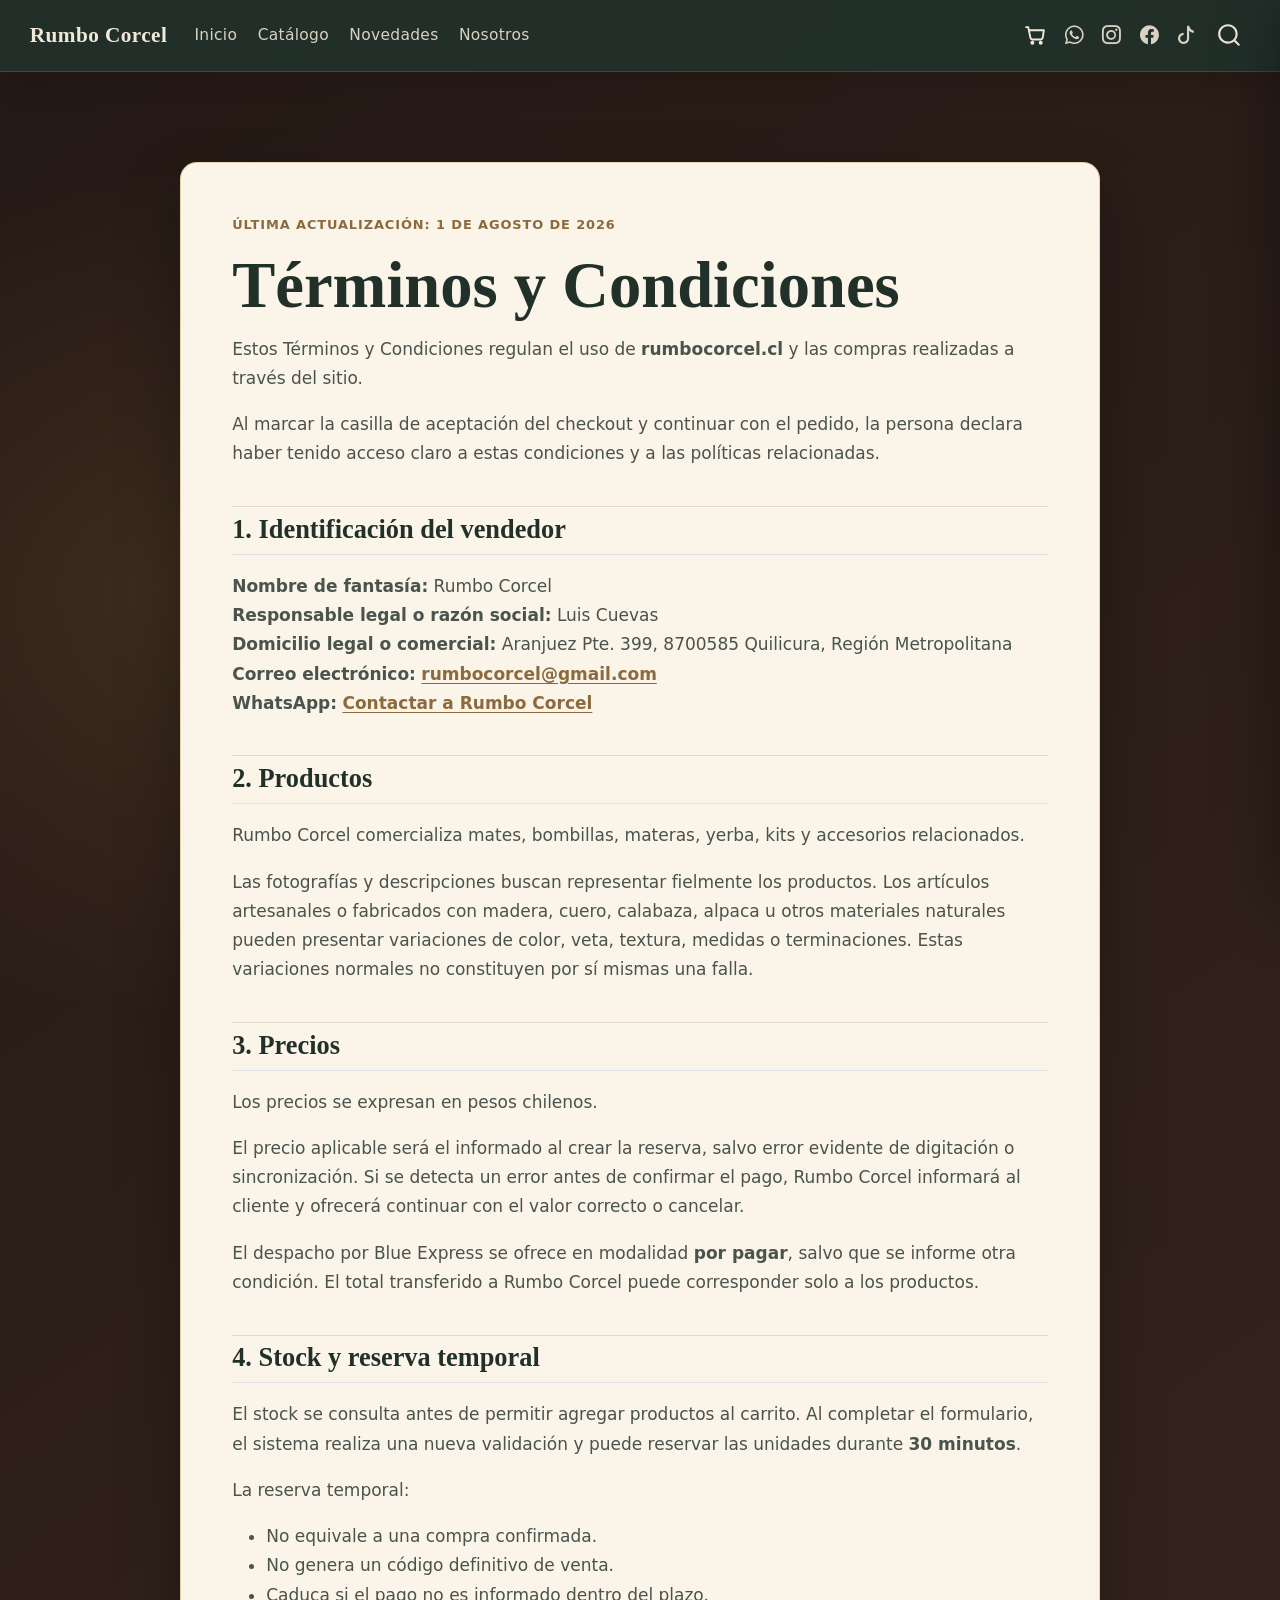
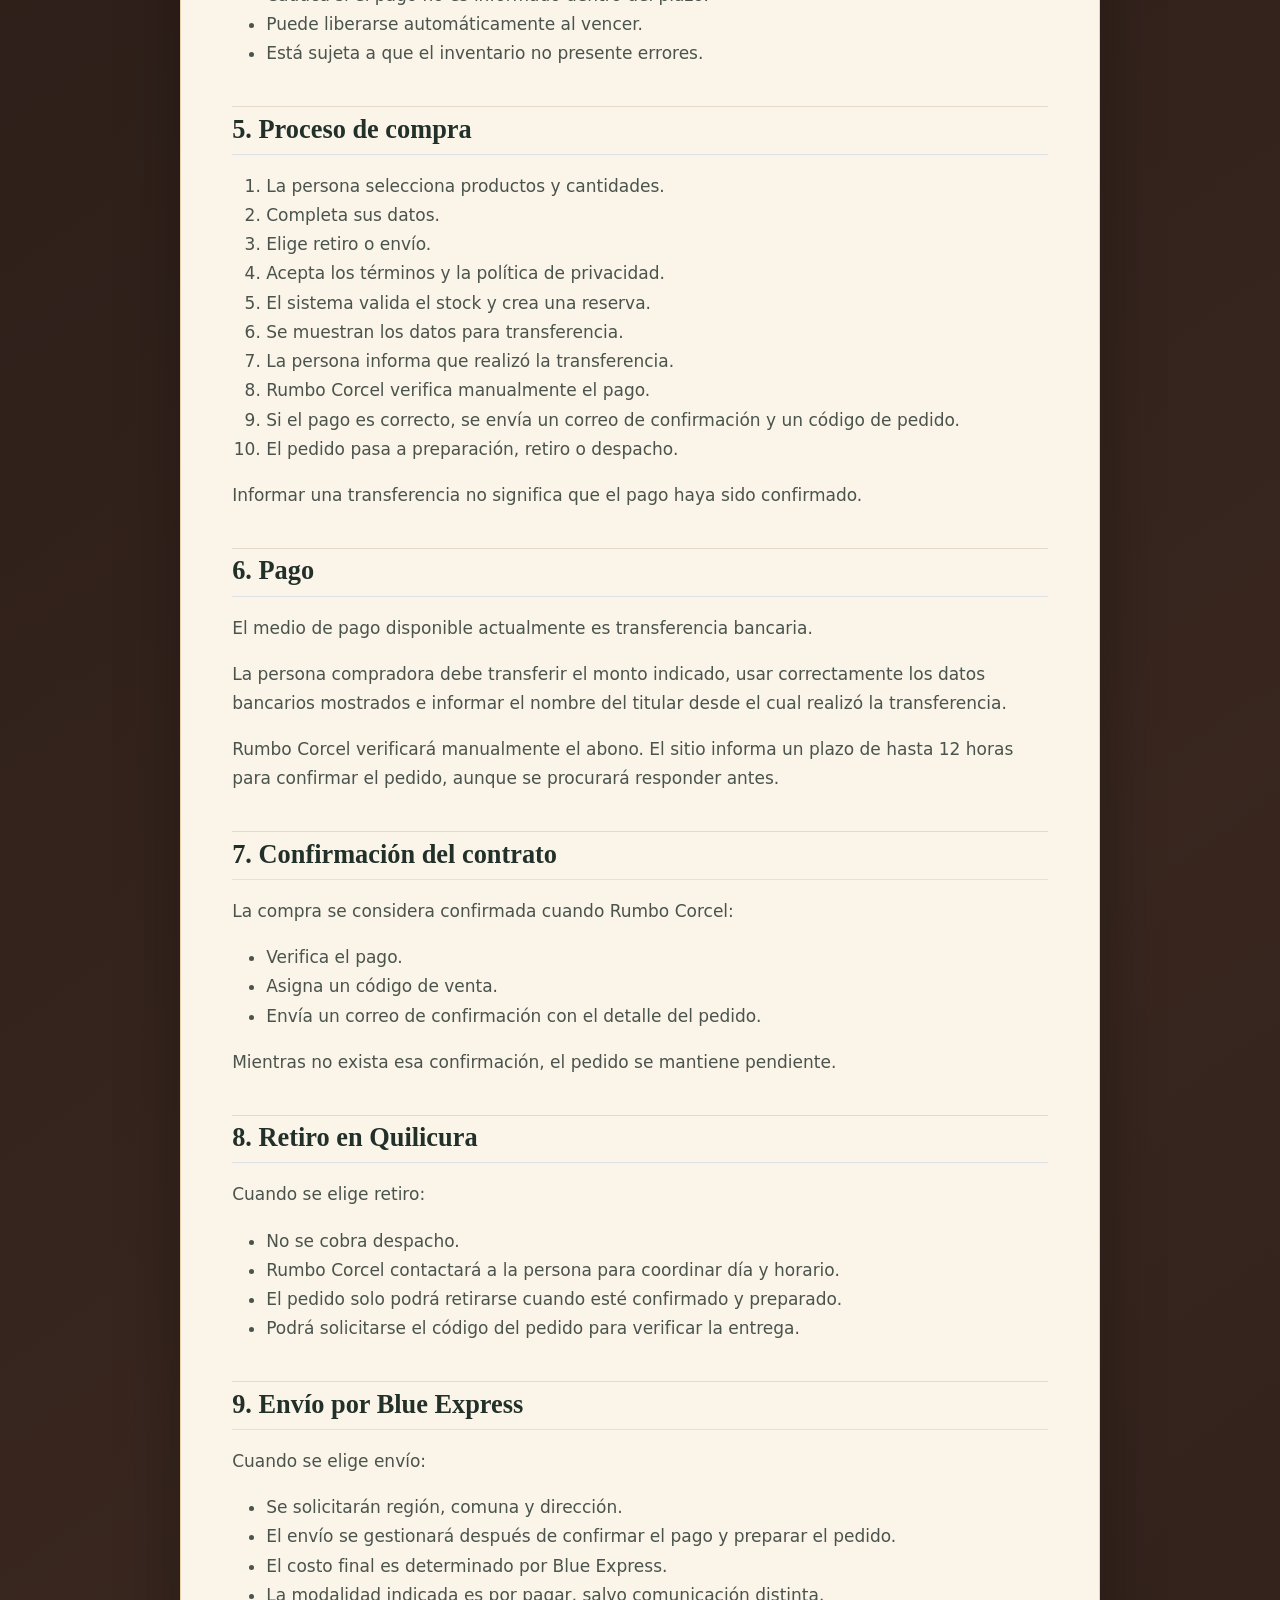
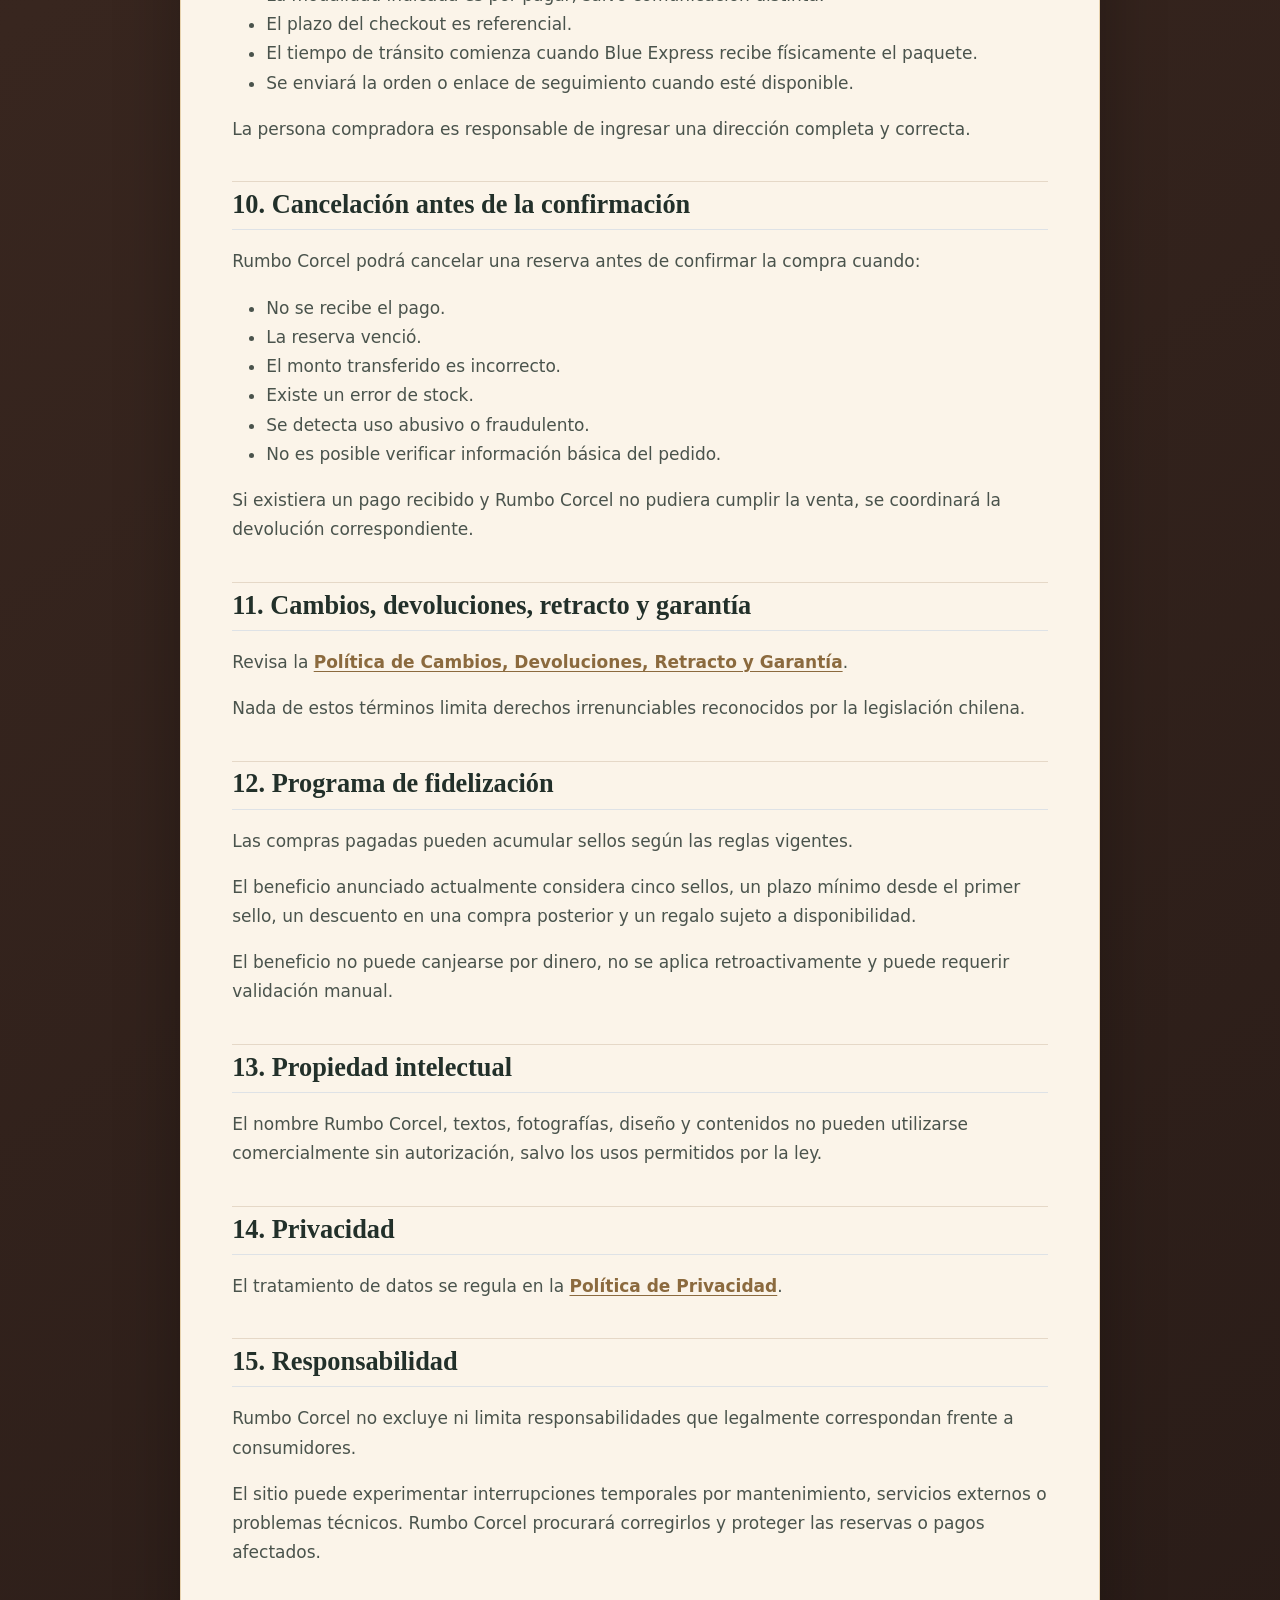
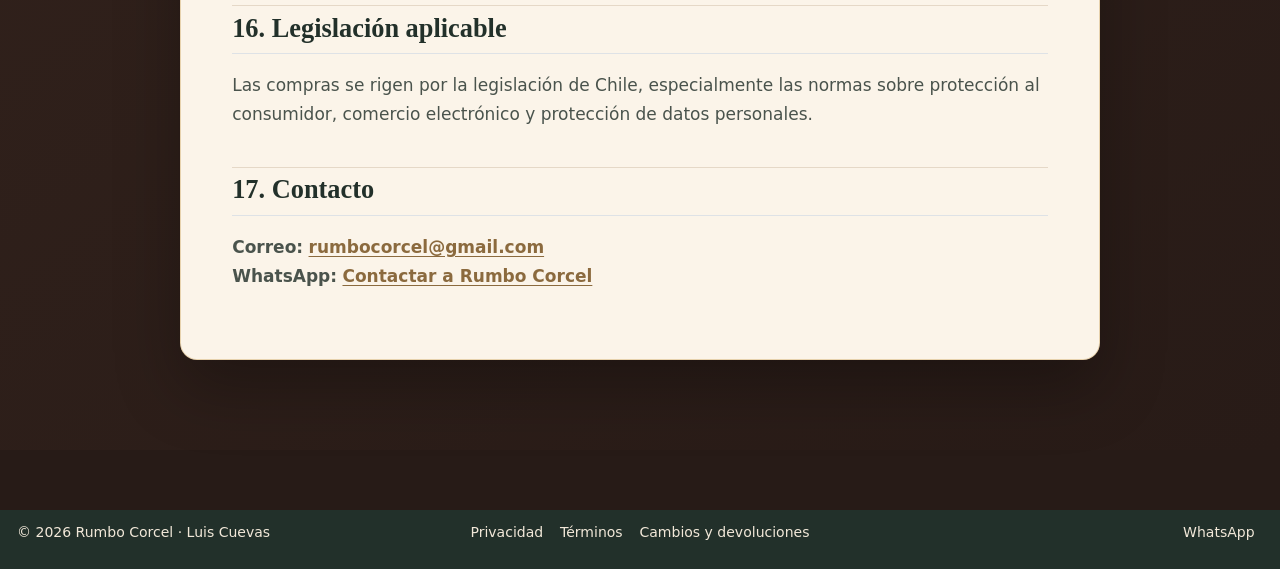
<file: docs/terminos-condiciones.html>
<!DOCTYPE html>
<html xmlns="http://www.w3.org/1999/xhtml" lang="es" xml:lang="es"><head>

<meta charset="utf-8">
<meta name="generator" content="quarto-1.9.38">

<meta name="viewport" content="width=device-width, initial-scale=1.0, user-scalable=yes">

<meta name="description" content="Revisa las condiciones de compra, reserva de stock, pago, retiro, despacho y confirmación de pedidos de Rumbo Corcel.">

<title>Términos y Condiciones – Rumbo Corcel – Rumbo Corcel</title>
<style>
/* Default styles provided by pandoc.
** See https://pandoc.org/MANUAL.html#variables-for-html for config info.
*/
code{white-space: pre-wrap;}
span.smallcaps{font-variant: small-caps;}
div.columns{display: flex; gap: min(4vw, 1.5em);}
div.column{flex: auto; overflow-x: auto;}
div.hanging-indent{margin-left: 1.5em; text-indent: -1.5em;}
ul.task-list{list-style: none;}
ul.task-list li input[type="checkbox"] {
  width: 0.8em;
  margin: 0 0.8em 0.2em -1em; /* quarto-specific, see https://github.com/quarto-dev/quarto-cli/issues/4556 */ 
  vertical-align: middle;
}
</style>


<script src="site_libs/quarto-nav/quarto-nav.js"></script>
<script src="site_libs/clipboard/clipboard.min.js"></script>
<script src="site_libs/quarto-search/autocomplete.umd.js"></script>
<script src="site_libs/quarto-search/fuse.min.js"></script>
<script src="site_libs/quarto-search/quarto-search.js"></script>
<meta name="quarto:offset" content="./">
<link href="./images/logo.png" rel="icon" type="image/png">
<script src="site_libs/quarto-html/quarto.js" type="module"></script>
<script src="site_libs/quarto-html/tabsets/tabsets.js" type="module"></script>
<script src="site_libs/quarto-html/popper.min.js"></script>
<script src="site_libs/quarto-html/tippy.umd.min.js"></script>
<link href="site_libs/quarto-html/tippy.css" rel="stylesheet">
<link href="site_libs/quarto-html/quarto-syntax-highlighting-15634bcf2e68342d4ad2dfa704d543f6.css" rel="stylesheet" id="quarto-text-highlighting-styles">
<script src="site_libs/bootstrap/bootstrap.min.js"></script>
<link href="site_libs/bootstrap/bootstrap-icons.css" rel="stylesheet">
<link href="site_libs/bootstrap/bootstrap-ba898d8360203e62ab5278dc43308a88.min.css" rel="stylesheet" append-hash="true" id="quarto-bootstrap" data-mode="light">
<script id="quarto-search-options" type="application/json">{
  "location": "navbar",
  "copy-button": false,
  "collapse-after": 3,
  "panel-placement": "end",
  "type": "overlay",
  "limit": 50,
  "keyboard-shortcut": [
    "f",
    "/",
    "s"
  ],
  "show-item-context": false,
  "language": {
    "search-no-results-text": "No se han encontrado resultados",
    "search-matching-documents-text": "documentos encontrados",
    "search-copy-link-title": "Copiar el enlace en la búsqueda",
    "search-hide-matches-text": "Ocultar resultados adicionales",
    "search-more-match-text": "resultado adicional en este documento",
    "search-more-matches-text": "resultados adicionales en este documento",
    "search-clear-button-title": "Borrar",
    "search-text-placeholder": "",
    "search-detached-cancel-button-title": "Cancelar",
    "search-submit-button-title": "Enviar",
    "search-label": "Buscar"
  }
}</script>
<style>html{ scroll-behavior: smooth; }</style>
<!-- Google Analytics 4 - Rumbo Corcel -->

  <script>

  (function () {

    const productionHosts = new Set([

      "rumbocorcel.cl",

      "www.rumbocorcel.cl"

    ]);

    

    /*

      * No registrar las visitas del preview local.

    */

      if (

        !productionHosts.has(

          window.location.hostname

        )

      ) {

        return;

      }

    

    const measurementId =

      "G-YDFK9DP16V";

    

    window.dataLayer =

      window.dataLayer || [];

    

    window.gtag = function () {

      window.dataLayer.push(arguments);

    };

    

    window.gtag(

      "js",

      new Date()

    );

    

    window.gtag(

      "config",

      measurementId

    );

    

    const analyticsScript =

      document.createElement("script");

    

    analyticsScript.async = true;

    

    analyticsScript.src =

      "https://www.googletagmanager.com/gtag/js?id=" +

      encodeURIComponent(

        measurementId

      );

    

    document.head.appendChild(

      analyticsScript

    );

  })();

</script>


<link rel="stylesheet" href="styles.css">
<link rel="stylesheet" href="legal-pages.css">
</head>

<body class="nav-fixed fullcontent quarto-light">

<div id="quarto-search-results"></div>
  <header id="quarto-header" class="headroom fixed-top">
    <nav class="navbar navbar-expand-lg " data-bs-theme="dark">
      <div class="navbar-container container-fluid">
      <div class="navbar-brand-container mx-auto">
    <a class="navbar-brand" href="./index.html">
    <span class="navbar-title">Rumbo Corcel</span>
    </a>
  </div>
            <div id="quarto-search" class="" title="Buscar"></div>
          <button class="navbar-toggler" type="button" data-bs-toggle="collapse" data-bs-target="#navbarCollapse" aria-controls="navbarCollapse" role="menu" aria-expanded="false" aria-label="Navegación de palanca" onclick="if (window.quartoToggleHeadroom) { window.quartoToggleHeadroom(); }">
  <span class="navbar-toggler-icon"></span>
</button>
          <div class="collapse navbar-collapse" id="navbarCollapse">
            <ul class="navbar-nav navbar-nav-scroll me-auto">
  <li class="nav-item">
    <a class="nav-link" href="./index.html"> 
<span class="menu-text">Inicio</span></a>
  </li>  
  <li class="nav-item">
    <a class="nav-link" href="./catalogo.html"> 
<span class="menu-text">Catálogo</span></a>
  </li>  
  <li class="nav-item">
    <a class="nav-link" href="./novedades.html"> 
<span class="menu-text">Novedades</span></a>
  </li>  
  <li class="nav-item">
    <a class="nav-link" href="./nosotros.html"> 
<span class="menu-text">Nosotros</span></a>
  </li>  
</ul>
            <ul class="navbar-nav navbar-nav-scroll ms-auto">
  <li class="nav-item compact">
    <a class="nav-link" href="https://wa.me/message/5PEO6Z2GUZLNP1" target="_blank"> <i class="bi bi-whatsapp" role="img" aria-label="WhatsApp">
</i> 
<span class="menu-text"></span></a>
  </li>  
  <li class="nav-item compact">
    <a class="nav-link" href="https://www.instagram.com/rumbocorcel.mate" rel="noopener noreferrer" target="_blank"> <i class="bi bi-instagram" role="img" aria-label="Instagram">
</i> 
<span class="menu-text"></span></a>
  </li>  
  <li class="nav-item compact">
    <a class="nav-link" href="https://www.facebook.com/profile.php?id=61586241693849" rel="noopener noreferrer" target="_blank"> <i class="bi bi-facebook" role="img" aria-label="Facebook">
</i> 
<span class="menu-text"></span></a>
  </li>  
  <li class="nav-item compact">
    <a class="nav-link" href="https://www.tiktok.com/@rumbo.corcel?_r=1&amp;_t=ZS-98ajOG4A2y7" rel="noopener noreferrer" target="_blank"> <i class="bi bi-tiktok" role="img" aria-label="TikTok">
</i> 
<span class="menu-text"></span></a>
  </li>  
</ul>
          </div> <!-- /navcollapse -->
            <div class="quarto-navbar-tools">
</div>
      </div> <!-- /container-fluid -->
    </nav>
</header>
<!-- content -->
<div id="quarto-content" class="quarto-container page-columns page-rows-contents page-layout-article page-navbar">
<!-- sidebar -->
<!-- margin-sidebar -->
    
<!-- main -->
<main class="content" id="quarto-document-content">

<header id="title-block-header" class="quarto-title-block default">
<div class="quarto-title">
<h1 class="title">Términos y Condiciones – Rumbo Corcel</h1>
</div>

<div>
  <div class="description">
    Revisa las condiciones de compra, reserva de stock, pago, retiro, despacho y confirmación de pedidos de Rumbo Corcel.
  </div>
</div>


<div class="quarto-title-meta">

    
  
    
  </div>
  


</header>


<div class="legal-page">
<div class="legal-card">
<p class="legal-updated">
Última actualización: 1 de agosto de 2026
</p>
<section id="términos-y-condiciones" class="level1">
<h1>Términos y Condiciones</h1>
<p>Estos Términos y Condiciones regulan el uso de <strong>rumbocorcel.cl</strong> y las compras realizadas a través del sitio.</p>
<p>Al marcar la casilla de aceptación del checkout y continuar con el pedido, la persona declara haber tenido acceso claro a estas condiciones y a las políticas relacionadas.</p>
<section id="identificación-del-vendedor" class="level2">
<h2 data-anchor-id="identificación-del-vendedor">1. Identificación del vendedor</h2>
<p><strong>Nombre de fantasía:</strong> Rumbo Corcel<br>
<strong>Responsable legal o razón social:</strong> Luis Cuevas<br>
<strong>Domicilio legal o comercial:</strong> Aranjuez Pte. 399, 8700585 Quilicura, Región Metropolitana <strong>Correo electrónico:</strong> <a href="mailto:rumbocorcel@gmail.com">rumbocorcel@gmail.com</a><br>
<strong>WhatsApp:</strong> <a href="https://wa.me/message/5PEO6Z2GUZLNP1">Contactar a Rumbo Corcel</a></p>
</section>
<section id="productos" class="level2">
<h2 data-anchor-id="productos">2. Productos</h2>
<p>Rumbo Corcel comercializa mates, bombillas, materas, yerba, kits y accesorios relacionados.</p>
<p>Las fotografías y descripciones buscan representar fielmente los productos. Los artículos artesanales o fabricados con madera, cuero, calabaza, alpaca u otros materiales naturales pueden presentar variaciones de color, veta, textura, medidas o terminaciones. Estas variaciones normales no constituyen por sí mismas una falla.</p>
</section>
<section id="precios" class="level2">
<h2 data-anchor-id="precios">3. Precios</h2>
<p>Los precios se expresan en pesos chilenos.</p>
<p>El precio aplicable será el informado al crear la reserva, salvo error evidente de digitación o sincronización. Si se detecta un error antes de confirmar el pago, Rumbo Corcel informará al cliente y ofrecerá continuar con el valor correcto o cancelar.</p>
<p>El despacho por Blue Express se ofrece en modalidad <strong>por pagar</strong>, salvo que se informe otra condición. El total transferido a Rumbo Corcel puede corresponder solo a los productos.</p>
</section>
<section id="stock-y-reserva-temporal" class="level2">
<h2 data-anchor-id="stock-y-reserva-temporal">4. Stock y reserva temporal</h2>
<p>El stock se consulta antes de permitir agregar productos al carrito. Al completar el formulario, el sistema realiza una nueva validación y puede reservar las unidades durante <strong>30 minutos</strong>.</p>
<p>La reserva temporal:</p>
<ul>
<li>No equivale a una compra confirmada.</li>
<li>No genera un código definitivo de venta.</li>
<li>Caduca si el pago no es informado dentro del plazo.</li>
<li>Puede liberarse automáticamente al vencer.</li>
<li>Está sujeta a que el inventario no presente errores.</li>
</ul>
</section>
<section id="proceso-de-compra" class="level2">
<h2 data-anchor-id="proceso-de-compra">5. Proceso de compra</h2>
<ol type="1">
<li>La persona selecciona productos y cantidades.</li>
<li>Completa sus datos.</li>
<li>Elige retiro o envío.</li>
<li>Acepta los términos y la política de privacidad.</li>
<li>El sistema valida el stock y crea una reserva.</li>
<li>Se muestran los datos para transferencia.</li>
<li>La persona informa que realizó la transferencia.</li>
<li>Rumbo Corcel verifica manualmente el pago.</li>
<li>Si el pago es correcto, se envía un correo de confirmación y un código de pedido.</li>
<li>El pedido pasa a preparación, retiro o despacho.</li>
</ol>
<p>Informar una transferencia no significa que el pago haya sido confirmado.</p>
</section>
<section id="pago" class="level2">
<h2 data-anchor-id="pago">6. Pago</h2>
<p>El medio de pago disponible actualmente es transferencia bancaria.</p>
<p>La persona compradora debe transferir el monto indicado, usar correctamente los datos bancarios mostrados e informar el nombre del titular desde el cual realizó la transferencia.</p>
<p>Rumbo Corcel verificará manualmente el abono. El sitio informa un plazo de hasta 12 horas para confirmar el pedido, aunque se procurará responder antes.</p>
</section>
<section id="confirmación-del-contrato" class="level2">
<h2 data-anchor-id="confirmación-del-contrato">7. Confirmación del contrato</h2>
<p>La compra se considera confirmada cuando Rumbo Corcel:</p>
<ul>
<li>Verifica el pago.</li>
<li>Asigna un código de venta.</li>
<li>Envía un correo de confirmación con el detalle del pedido.</li>
</ul>
<p>Mientras no exista esa confirmación, el pedido se mantiene pendiente.</p>
</section>
<section id="retiro-en-quilicura" class="level2">
<h2 data-anchor-id="retiro-en-quilicura">8. Retiro en Quilicura</h2>
<p>Cuando se elige retiro:</p>
<ul>
<li>No se cobra despacho.</li>
<li>Rumbo Corcel contactará a la persona para coordinar día y horario.</li>
<li>El pedido solo podrá retirarse cuando esté confirmado y preparado.</li>
<li>Podrá solicitarse el código del pedido para verificar la entrega.</li>
</ul>
</section>
<section id="envío-por-blue-express" class="level2">
<h2 data-anchor-id="envío-por-blue-express">9. Envío por Blue Express</h2>
<p>Cuando se elige envío:</p>
<ul>
<li>Se solicitarán región, comuna y dirección.</li>
<li>El envío se gestionará después de confirmar el pago y preparar el pedido.</li>
<li>El costo final es determinado por Blue Express.</li>
<li>La modalidad indicada es por pagar, salvo comunicación distinta.</li>
<li>El plazo del checkout es referencial.</li>
<li>El tiempo de tránsito comienza cuando Blue Express recibe físicamente el paquete.</li>
<li>Se enviará la orden o enlace de seguimiento cuando esté disponible.</li>
</ul>
<p>La persona compradora es responsable de ingresar una dirección completa y correcta.</p>
</section>
<section id="cancelación-antes-de-la-confirmación" class="level2">
<h2 data-anchor-id="cancelación-antes-de-la-confirmación">10. Cancelación antes de la confirmación</h2>
<p>Rumbo Corcel podrá cancelar una reserva antes de confirmar la compra cuando:</p>
<ul>
<li>No se recibe el pago.</li>
<li>La reserva venció.</li>
<li>El monto transferido es incorrecto.</li>
<li>Existe un error de stock.</li>
<li>Se detecta uso abusivo o fraudulento.</li>
<li>No es posible verificar información básica del pedido.</li>
</ul>
<p>Si existiera un pago recibido y Rumbo Corcel no pudiera cumplir la venta, se coordinará la devolución correspondiente.</p>
</section>
<section id="cambios-devoluciones-retracto-y-garantía" class="level2">
<h2 data-anchor-id="cambios-devoluciones-retracto-y-garantía">11. Cambios, devoluciones, retracto y garantía</h2>
<p>Revisa la <a href="./cambios-devoluciones.html">Política de Cambios, Devoluciones, Retracto y Garantía</a>.</p>
<p>Nada de estos términos limita derechos irrenunciables reconocidos por la legislación chilena.</p>
</section>
<section id="programa-de-fidelización" class="level2">
<h2 data-anchor-id="programa-de-fidelización">12. Programa de fidelización</h2>
<p>Las compras pagadas pueden acumular sellos según las reglas vigentes.</p>
<p>El beneficio anunciado actualmente considera cinco sellos, un plazo mínimo desde el primer sello, un descuento en una compra posterior y un regalo sujeto a disponibilidad.</p>
<p>El beneficio no puede canjearse por dinero, no se aplica retroactivamente y puede requerir validación manual.</p>
</section>
<section id="propiedad-intelectual" class="level2">
<h2 data-anchor-id="propiedad-intelectual">13. Propiedad intelectual</h2>
<p>El nombre Rumbo Corcel, textos, fotografías, diseño y contenidos no pueden utilizarse comercialmente sin autorización, salvo los usos permitidos por la ley.</p>
</section>
<section id="privacidad" class="level2">
<h2 data-anchor-id="privacidad">14. Privacidad</h2>
<p>El tratamiento de datos se regula en la <a href="./politica-privacidad.html">Política de Privacidad</a>.</p>
</section>
<section id="responsabilidad" class="level2">
<h2 data-anchor-id="responsabilidad">15. Responsabilidad</h2>
<p>Rumbo Corcel no excluye ni limita responsabilidades que legalmente correspondan frente a consumidores.</p>
<p>El sitio puede experimentar interrupciones temporales por mantenimiento, servicios externos o problemas técnicos. Rumbo Corcel procurará corregirlos y proteger las reservas o pagos afectados.</p>
</section>
<section id="legislación-aplicable" class="level2">
<h2 data-anchor-id="legislación-aplicable">16. Legislación aplicable</h2>
<p>Las compras se rigen por la legislación de Chile, especialmente las normas sobre protección al consumidor, comercio electrónico y protección de datos personales.</p>
</section>
<section id="contacto" class="level2">
<h2 data-anchor-id="contacto">17. Contacto</h2>
<p><strong>Correo:</strong> <a href="mailto:rumbocorcel@gmail.com">rumbocorcel@gmail.com</a><br>
<strong>WhatsApp:</strong> <a href="https://wa.me/message/5PEO6Z2GUZLNP1">Contactar a Rumbo Corcel</a></p>
</section>
</section>
</div>
</div>



</main> <!-- /main -->
<link rel="stylesheet" href="checkout.css?v=20260728-20">



<script src="https://challenges.cloudflare.com/turnstile/v0/api.js?render=explicit" defer="">

</script>



<script src="script.js?v=20260803-040" defer="">

</script>



<script src="cart.js?v=20260803-040" defer="">

</script>



<script src="checkout.js?v=20260803-040" defer="">

</script>
<script id="quarto-html-after-body" type="application/javascript">
  window.document.addEventListener("DOMContentLoaded", function (event) {
    const isCodeAnnotation = (el) => {
      for (const clz of el.classList) {
        if (clz.startsWith('code-annotation-')) {                     
          return true;
        }
      }
      return false;
    }
    const onCopySuccess = function(e) {
      // button target
      const button = e.trigger;
      // don't keep focus
      button.blur();
      // flash "checked"
      button.classList.add('code-copy-button-checked');
      var currentTitle = button.getAttribute("title");
      button.setAttribute("title", "Copiado");
      let tooltip;
      if (window.bootstrap) {
        button.setAttribute("data-bs-toggle", "tooltip");
        button.setAttribute("data-bs-placement", "left");
        button.setAttribute("data-bs-title", "Copiado");
        tooltip = new bootstrap.Tooltip(button, 
          { trigger: "manual", 
            customClass: "code-copy-button-tooltip",
            offset: [0, -8]});
        tooltip.show();    
      }
      setTimeout(function() {
        if (tooltip) {
          tooltip.hide();
          button.removeAttribute("data-bs-title");
          button.removeAttribute("data-bs-toggle");
          button.removeAttribute("data-bs-placement");
        }
        button.setAttribute("title", currentTitle);
        button.classList.remove('code-copy-button-checked');
      }, 1000);
      // clear code selection
      e.clearSelection();
    }
    const getTextToCopy = function(trigger) {
      const outerScaffold = trigger.parentElement.cloneNode(true);
      const codeEl = outerScaffold.querySelector('code');
      for (const childEl of codeEl.children) {
        if (isCodeAnnotation(childEl)) {
          childEl.remove();
        }
      }
      return codeEl.innerText;
    }
    const clipboard = new window.ClipboardJS('.code-copy-button:not([data-in-quarto-modal])', {
      text: getTextToCopy
    });
    clipboard.on('success', onCopySuccess);
    if (window.document.getElementById('quarto-embedded-source-code-modal')) {
      const clipboardModal = new window.ClipboardJS('.code-copy-button[data-in-quarto-modal]', {
        text: getTextToCopy,
        container: window.document.getElementById('quarto-embedded-source-code-modal')
      });
      clipboardModal.on('success', onCopySuccess);
    }
      var localhostRegex = new RegExp(/^(?:http|https):\/\/localhost\:?[0-9]*\//);
      var mailtoRegex = new RegExp(/^mailto:/);
        var filterRegex = new RegExp('/' + window.location.host + '/');
      var isInternal = (href) => {
          return filterRegex.test(href) || localhostRegex.test(href) || mailtoRegex.test(href);
      }
      // Inspect non-navigation links and adorn them if external
     var links = window.document.querySelectorAll('a[href]:not(.nav-link):not(.navbar-brand):not(.toc-action):not(.sidebar-link):not(.sidebar-item-toggle):not(.pagination-link):not(.no-external):not([aria-hidden]):not(.dropdown-item):not(.quarto-navigation-tool):not(.about-link)');
      for (var i=0; i<links.length; i++) {
        const link = links[i];
        if (!isInternal(link.href)) {
          // undo the damage that might have been done by quarto-nav.js in the case of
          // links that we want to consider external
          if (link.dataset.originalHref !== undefined) {
            link.href = link.dataset.originalHref;
          }
        }
      }
    function tippyHover(el, contentFn, onTriggerFn, onUntriggerFn) {
      const config = {
        allowHTML: true,
        maxWidth: 500,
        delay: 100,
        arrow: false,
        appendTo: function(el) {
            return el.parentElement;
        },
        interactive: true,
        interactiveBorder: 10,
        theme: 'quarto',
        placement: 'bottom-start',
      };
      if (contentFn) {
        config.content = contentFn;
      }
      if (onTriggerFn) {
        config.onTrigger = onTriggerFn;
      }
      if (onUntriggerFn) {
        config.onUntrigger = onUntriggerFn;
      }
      window.tippy(el, config); 
    }
    const noterefs = window.document.querySelectorAll('a[role="doc-noteref"]');
    for (var i=0; i<noterefs.length; i++) {
      const ref = noterefs[i];
      tippyHover(ref, function() {
        // use id or data attribute instead here
        let href = ref.getAttribute('data-footnote-href') || ref.getAttribute('href');
        try { href = new URL(href).hash; } catch {}
        const id = href.replace(/^#\/?/, "");
        const note = window.document.getElementById(id);
        if (note) {
          return note.innerHTML;
        } else {
          return "";
        }
      });
    }
    const xrefs = window.document.querySelectorAll('a.quarto-xref');
    const processXRef = (id, note) => {
      // Strip column container classes
      const stripColumnClz = (el) => {
        el.classList.remove("page-full", "page-columns");
        if (el.children) {
          for (const child of el.children) {
            stripColumnClz(child);
          }
        }
      }
      stripColumnClz(note)
      if (id === null || id.startsWith('sec-')) {
        // Special case sections, only their first couple elements
        const container = document.createElement("div");
        if (note.children && note.children.length > 2) {
          container.appendChild(note.children[0].cloneNode(true));
          for (let i = 1; i < note.children.length; i++) {
            const child = note.children[i];
            if (child.tagName === "P" && child.innerText === "") {
              continue;
            } else {
              container.appendChild(child.cloneNode(true));
              break;
            }
          }
          if (window.Quarto?.typesetMath) {
            window.Quarto.typesetMath(container);
          }
          return container.innerHTML
        } else {
          if (window.Quarto?.typesetMath) {
            window.Quarto.typesetMath(note);
          }
          return note.innerHTML;
        }
      } else {
        // Remove any anchor links if they are present
        const anchorLink = note.querySelector('a.anchorjs-link');
        if (anchorLink) {
          anchorLink.remove();
        }
        if (window.Quarto?.typesetMath) {
          window.Quarto.typesetMath(note);
        }
        if (note.classList.contains("callout")) {
          return note.outerHTML;
        } else {
          return note.innerHTML;
        }
      }
    }
    for (var i=0; i<xrefs.length; i++) {
      const xref = xrefs[i];
      tippyHover(xref, undefined, function(instance) {
        instance.disable();
        let url = xref.getAttribute('href');
        let hash = undefined; 
        if (url.startsWith('#')) {
          hash = url;
        } else {
          try { hash = new URL(url).hash; } catch {}
        }
        if (hash) {
          const id = hash.replace(/^#\/?/, "");
          const note = window.document.getElementById(id);
          if (note !== null) {
            try {
              const html = processXRef(id, note.cloneNode(true));
              instance.setContent(html);
            } finally {
              instance.enable();
              instance.show();
            }
          } else {
            // See if we can fetch this
            fetch(url.split('#')[0])
            .then(res => res.text())
            .then(html => {
              const parser = new DOMParser();
              const htmlDoc = parser.parseFromString(html, "text/html");
              const note = htmlDoc.getElementById(id);
              if (note !== null) {
                const html = processXRef(id, note);
                instance.setContent(html);
              } 
            }).finally(() => {
              instance.enable();
              instance.show();
            });
          }
        } else {
          // See if we can fetch a full url (with no hash to target)
          // This is a special case and we should probably do some content thinning / targeting
          fetch(url)
          .then(res => res.text())
          .then(html => {
            const parser = new DOMParser();
            const htmlDoc = parser.parseFromString(html, "text/html");
            const note = htmlDoc.querySelector('main.content');
            if (note !== null) {
              // This should only happen for chapter cross references
              // (since there is no id in the URL)
              // remove the first header
              if (note.children.length > 0 && note.children[0].tagName === "HEADER") {
                note.children[0].remove();
              }
              const html = processXRef(null, note);
              instance.setContent(html);
            } 
          }).finally(() => {
            instance.enable();
            instance.show();
          });
        }
      }, function(instance) {
      });
    }
        let selectedAnnoteEl;
        const selectorForAnnotation = ( cell, annotation) => {
          let cellAttr = 'data-code-cell="' + cell + '"';
          let lineAttr = 'data-code-annotation="' +  annotation + '"';
          const selector = 'span[' + cellAttr + '][' + lineAttr + ']';
          return selector;
        }
        const selectCodeLines = (annoteEl) => {
          const doc = window.document;
          const targetCell = annoteEl.getAttribute("data-target-cell");
          const targetAnnotation = annoteEl.getAttribute("data-target-annotation");
          const annoteSpan = window.document.querySelector(selectorForAnnotation(targetCell, targetAnnotation));
          const lines = annoteSpan.getAttribute("data-code-lines").split(",");
          const lineIds = lines.map((line) => {
            return targetCell + "-" + line;
          })
          let top = null;
          let height = null;
          let parent = null;
          if (lineIds.length > 0) {
              //compute the position of the single el (top and bottom and make a div)
              const el = window.document.getElementById(lineIds[0]);
              top = el.offsetTop;
              height = el.offsetHeight;
              parent = el.parentElement.parentElement;
            if (lineIds.length > 1) {
              const lastEl = window.document.getElementById(lineIds[lineIds.length - 1]);
              const bottom = lastEl.offsetTop + lastEl.offsetHeight;
              height = bottom - top;
            }
            if (top !== null && height !== null && parent !== null) {
              // cook up a div (if necessary) and position it 
              let div = window.document.getElementById("code-annotation-line-highlight");
              if (div === null) {
                div = window.document.createElement("div");
                div.setAttribute("id", "code-annotation-line-highlight");
                div.style.position = 'absolute';
                parent.appendChild(div);
              }
              div.style.top = top - 2 + "px";
              div.style.height = height + 4 + "px";
              div.style.left = 0;
              let gutterDiv = window.document.getElementById("code-annotation-line-highlight-gutter");
              if (gutterDiv === null) {
                gutterDiv = window.document.createElement("div");
                gutterDiv.setAttribute("id", "code-annotation-line-highlight-gutter");
                gutterDiv.style.position = 'absolute';
                const codeCell = window.document.getElementById(targetCell);
                const gutter = codeCell.querySelector('.code-annotation-gutter');
                gutter.appendChild(gutterDiv);
              }
              gutterDiv.style.top = top - 2 + "px";
              gutterDiv.style.height = height + 4 + "px";
            }
            selectedAnnoteEl = annoteEl;
          }
        };
        const unselectCodeLines = () => {
          const elementsIds = ["code-annotation-line-highlight", "code-annotation-line-highlight-gutter"];
          elementsIds.forEach((elId) => {
            const div = window.document.getElementById(elId);
            if (div) {
              div.remove();
            }
          });
          selectedAnnoteEl = undefined;
        };
          // Handle positioning of the toggle
      window.addEventListener(
        "resize",
        throttle(() => {
          elRect = undefined;
          if (selectedAnnoteEl) {
            selectCodeLines(selectedAnnoteEl);
          }
        }, 10)
      );
      function throttle(fn, ms) {
      let throttle = false;
      let timer;
        return (...args) => {
          if(!throttle) { // first call gets through
              fn.apply(this, args);
              throttle = true;
          } else { // all the others get throttled
              if(timer) clearTimeout(timer); // cancel #2
              timer = setTimeout(() => {
                fn.apply(this, args);
                timer = throttle = false;
              }, ms);
          }
        };
      }
        // Attach click handler to the DT
        const annoteDls = window.document.querySelectorAll('dt[data-target-cell]');
        for (const annoteDlNode of annoteDls) {
          annoteDlNode.addEventListener('click', (event) => {
            const clickedEl = event.target;
            if (clickedEl !== selectedAnnoteEl) {
              unselectCodeLines();
              const activeEl = window.document.querySelector('dt[data-target-cell].code-annotation-active');
              if (activeEl) {
                activeEl.classList.remove('code-annotation-active');
              }
              selectCodeLines(clickedEl);
              clickedEl.classList.add('code-annotation-active');
            } else {
              // Unselect the line
              unselectCodeLines();
              clickedEl.classList.remove('code-annotation-active');
            }
          });
        }
    const findCites = (el) => {
      const parentEl = el.parentElement;
      if (parentEl) {
        const cites = parentEl.dataset.cites;
        if (cites) {
          return {
            el,
            cites: cites.split(' ')
          };
        } else {
          return findCites(el.parentElement)
        }
      } else {
        return undefined;
      }
    };
    var bibliorefs = window.document.querySelectorAll('a[role="doc-biblioref"]');
    for (var i=0; i<bibliorefs.length; i++) {
      const ref = bibliorefs[i];
      const citeInfo = findCites(ref);
      if (citeInfo) {
        tippyHover(citeInfo.el, function() {
          var popup = window.document.createElement('div');
          citeInfo.cites.forEach(function(cite) {
            var citeDiv = window.document.createElement('div');
            citeDiv.classList.add('hanging-indent');
            citeDiv.classList.add('csl-entry');
            var biblioDiv = window.document.getElementById('ref-' + cite);
            if (biblioDiv) {
              citeDiv.innerHTML = biblioDiv.innerHTML;
            }
            popup.appendChild(citeDiv);
          });
          return popup.innerHTML;
        });
      }
    }
  });
  </script>
</div> <!-- /content -->
<footer class="footer">
  <div class="nav-footer">
    <div class="nav-footer-left">
<p>© 2026 Rumbo Corcel · Luis Cuevas</p>
</div>   
    <div class="nav-footer-center">
      <ul class="footer-items list-unstyled">
    <li class="nav-item">
    <a class="nav-link" href="./politica-privacidad.html">
<p>Privacidad</p>
</a>
  </li>  
    <li class="nav-item">
    <a class="nav-link active" href="./terminos-condiciones.html" aria-current="page">
<p>Términos</p>
</a>
  </li>  
    <li class="nav-item">
    <a class="nav-link" href="./cambios-devoluciones.html">
<p>Cambios y devoluciones</p>
</a>
  </li>  
</ul>
    </div>
    <div class="nav-footer-right">
      <ul class="footer-items list-unstyled">
    <li class="nav-item">
    <a class="nav-link" href="https://wa.me/message/5PEO6Z2GUZLNP1">
<p>WhatsApp</p>
</a>
  </li>  
</ul>
    </div>
  </div>
</footer>




<script src="site_libs/quarto-html/zenscroll-min.js"></script>
</body></html>
</file>
<file: docs/site_libs/quarto-html/tippy.css>
.tippy-box[data-animation=fade][data-state=hidden]{opacity:0}[data-tippy-root]{max-width:calc(100vw - 10px)}.tippy-box{position:relative;background-color:#333;color:#fff;border-radius:4px;font-size:14px;line-height:1.4;white-space:normal;outline:0;transition-property:transform,visibility,opacity}.tippy-box[data-placement^=top]>.tippy-arrow{bottom:0}.tippy-box[data-placement^=top]>.tippy-arrow:before{bottom:-7px;left:0;border-width:8px 8px 0;border-top-color:initial;transform-origin:center top}.tippy-box[data-placement^=bottom]>.tippy-arrow{top:0}.tippy-box[data-placement^=bottom]>.tippy-arrow:before{top:-7px;left:0;border-width:0 8px 8px;border-bottom-color:initial;transform-origin:center bottom}.tippy-box[data-placement^=left]>.tippy-arrow{right:0}.tippy-box[data-placement^=left]>.tippy-arrow:before{border-width:8px 0 8px 8px;border-left-color:initial;right:-7px;transform-origin:center left}.tippy-box[data-placement^=right]>.tippy-arrow{left:0}.tippy-box[data-placement^=right]>.tippy-arrow:before{left:-7px;border-width:8px 8px 8px 0;border-right-color:initial;transform-origin:center right}.tippy-box[data-inertia][data-state=visible]{transition-timing-function:cubic-bezier(.54,1.5,.38,1.11)}.tippy-arrow{width:16px;height:16px;color:#333}.tippy-arrow:before{content:"";position:absolute;border-color:transparent;border-style:solid}.tippy-content{position:relative;padding:5px 9px;z-index:1}
</file>
<file: docs/site_libs/quarto-html/quarto-syntax-highlighting-15634bcf2e68342d4ad2dfa704d543f6.css>
/* quarto syntax highlight colors */
:root {
  --quarto-hl-ot-color: #003B4F;
  --quarto-hl-at-color: #657422;
  --quarto-hl-ss-color: #20794D;
  --quarto-hl-an-color: #5E5E5E;
  --quarto-hl-fu-color: #4758AB;
  --quarto-hl-st-color: #20794D;
  --quarto-hl-cf-color: #003B4F;
  --quarto-hl-op-color: #5E5E5E;
  --quarto-hl-er-color: #AD0000;
  --quarto-hl-bn-color: #AD0000;
  --quarto-hl-al-color: #AD0000;
  --quarto-hl-va-color: #111111;
  --quarto-hl-bu-color: inherit;
  --quarto-hl-ex-color: inherit;
  --quarto-hl-pp-color: #AD0000;
  --quarto-hl-in-color: #5E5E5E;
  --quarto-hl-vs-color: #20794D;
  --quarto-hl-wa-color: #5E5E5E;
  --quarto-hl-do-color: #5E5E5E;
  --quarto-hl-im-color: #00769E;
  --quarto-hl-ch-color: #20794D;
  --quarto-hl-dt-color: #AD0000;
  --quarto-hl-fl-color: #AD0000;
  --quarto-hl-co-color: #5E5E5E;
  --quarto-hl-cv-color: #5E5E5E;
  --quarto-hl-cn-color: #8f5902;
  --quarto-hl-sc-color: #5E5E5E;
  --quarto-hl-dv-color: #AD0000;
  --quarto-hl-kw-color: #003B4F;
}

/* other quarto variables */
:root {
  --quarto-font-monospace: SFMono-Regular, Menlo, Monaco, Consolas, "Liberation Mono", "Courier New", monospace;
}

/* syntax highlight based on Pandoc's rules */
pre > code.sourceCode > span {
  color: #003B4F;
}

code.sourceCode > span {
  color: #003B4F;
}

div.sourceCode,
div.sourceCode pre.sourceCode {
  color: #003B4F;
}

/* Normal */
code span {
  color: #003B4F;
}

/* Alert */
code span.al {
  color: #AD0000;
  font-style: inherit;
}

/* Annotation */
code span.an {
  color: #5E5E5E;
  font-style: inherit;
}

/* Attribute */
code span.at {
  color: #657422;
  font-style: inherit;
}

/* BaseN */
code span.bn {
  color: #AD0000;
  font-style: inherit;
}

/* BuiltIn */
code span.bu {
  font-style: inherit;
}

/* ControlFlow */
code span.cf {
  color: #003B4F;
  font-weight: bold;
  font-style: inherit;
}

/* Char */
code span.ch {
  color: #20794D;
  font-style: inherit;
}

/* Constant */
code span.cn {
  color: #8f5902;
  font-style: inherit;
}

/* Comment */
code span.co {
  color: #5E5E5E;
  font-style: inherit;
}

/* CommentVar */
code span.cv {
  color: #5E5E5E;
  font-style: italic;
}

/* Documentation */
code span.do {
  color: #5E5E5E;
  font-style: italic;
}

/* DataType */
code span.dt {
  color: #AD0000;
  font-style: inherit;
}

/* DecVal */
code span.dv {
  color: #AD0000;
  font-style: inherit;
}

/* Error */
code span.er {
  color: #AD0000;
  font-style: inherit;
}

/* Extension */
code span.ex {
  font-style: inherit;
}

/* Float */
code span.fl {
  color: #AD0000;
  font-style: inherit;
}

/* Function */
code span.fu {
  color: #4758AB;
  font-style: inherit;
}

/* Import */
code span.im {
  color: #00769E;
  font-style: inherit;
}

/* Information */
code span.in {
  color: #5E5E5E;
  font-style: inherit;
}

/* Keyword */
code span.kw {
  color: #003B4F;
  font-weight: bold;
  font-style: inherit;
}

/* Operator */
code span.op {
  color: #5E5E5E;
  font-style: inherit;
}

/* Other */
code span.ot {
  color: #003B4F;
  font-style: inherit;
}

/* Preprocessor */
code span.pp {
  color: #AD0000;
  font-style: inherit;
}

/* SpecialChar */
code span.sc {
  color: #5E5E5E;
  font-style: inherit;
}

/* SpecialString */
code span.ss {
  color: #20794D;
  font-style: inherit;
}

/* String */
code span.st {
  color: #20794D;
  font-style: inherit;
}

/* Variable */
code span.va {
  color: #111111;
  font-style: inherit;
}

/* VerbatimString */
code span.vs {
  color: #20794D;
  font-style: inherit;
}

/* Warning */
code span.wa {
  color: #5E5E5E;
  font-style: italic;
}

.prevent-inlining {
  content: "</";
}

/*# sourceMappingURL=f23921c56f73e400b49028c9186a1aa0.css.map */
</file>
<file: docs/styles.css>
/* =========================================================
   VARIABLES DE MARCA
   ========================================================= */

:root {
  --forest-dark: #22302a;
  --forest-medium: #3e5247;

  --leather-dark: #271b17;
  --leather: #38261f;
  --leather-light: #4b3329;

  --bronze: #c49a4a;
  --bronze-dark: #8b6a3e;

  --cream: #f2e8d9;
  --cream-soft: #fbf4e9;

  --text-light: #f2e8d9;
  --text-dark: #22302a;

  --hero-progress: 0;
}


/* =========================================================
   AJUSTES GENERALES DE QUARTO
   ========================================================= */

html {
  scroll-behavior: smooth;
  background-color: var(--leather-dark);
}

body {
  margin: 0;
  overflow-x: hidden;

  color: var(--text-light);
  background-color: var(--leather-dark);

  font-family:
    system-ui,
    -apple-system,
    BlinkMacSystemFont,
    "Segoe UI",
    sans-serif;
}

#quarto-content {
  padding: 0;
}

main.content {
  width: 100%;
  max-width: none;
  margin: 0;
  padding: 0;
}

.page-layout-full .page-columns {
  display: block;
}

.page-layout-full .content {
  width: 100%;
  max-width: none;
  margin: 0;
  padding: 0;
}

.quarto-title-block {
  display: none;
}


/* =========================================================
   BARRA DE NAVEGACIÓN
   ========================================================= */

.navbar {
  min-height: 72px;

  background-color: rgba(34, 48, 42, 0.97) !important;
  border-bottom: 1px solid rgba(196, 154, 74, 0.22);

  backdrop-filter: blur(14px);
  -webkit-backdrop-filter: blur(14px);

  box-shadow: 0 8px 30px rgba(0, 0, 0, 0.12);
}

.navbar-brand {
  color: var(--cream) !important;
  font-family: Georgia, "Times New Roman", serif;
  font-weight: 700;
  letter-spacing: 0.02em;
}

.navbar .nav-link {
  color: rgba(242, 232, 217, 0.88) !important;
  font-size: 0.91rem;
  font-weight: 500;
  letter-spacing: 0.02em;

  transition:
    color 180ms ease,
    transform 180ms ease;
}

.navbar .nav-link:hover,
.navbar .nav-link:focus {
  color: var(--bronze) !important;
  transform: translateY(-1px);
}


/* =========================================================
   PORTADA
   ========================================================= */

.hero-section {
  --hero-progress: 0;

  position: relative;
  isolation: isolate;

  display: grid;
  align-items: center;

  min-height: calc(100svh - 72px);

  overflow: hidden;
  background-color: var(--forest-dark);
}

.hero-background {
  position: absolute;
  inset: -7%;
  z-index: -3;

  width: 114%;
  height: 114%;

  background-image:
    url("images/portada/hero-rumbo-corcel.jpeg");

  background-size: cover;
  background-position: center 46%;
  background-repeat: no-repeat;

  filter:
    blur(calc(var(--hero-progress) * 11px));

  opacity:
    calc(1 - var(--hero-progress) * 0.42);

  transform:
    translateY(calc(var(--hero-progress) * 70px))
    scale(calc(1.04 + var(--hero-progress) * 0.08));

  will-change:
    transform,
    filter,
    opacity;
}

.hero-overlay {
  position: absolute;
  inset: 0;
  z-index: -2;

  background:
    linear-gradient(
      90deg,
      rgba(19, 34, 28, 0.97) 0%,
      rgba(22, 38, 32, 0.83) 35%,
      rgba(22, 38, 32, 0.43) 67%,
      rgba(22, 38, 32, 0.17) 100%
    ),
    linear-gradient(
      0deg,
      rgba(39, 27, 23, 0.38) 0%,
      transparent 38%
    );
}

.hero-inner {
  width: min(100% - 3rem, 1220px);
  margin-inline: auto;
}

.hero-content {
  width: min(610px, 100%);

  opacity:
    calc(1 - var(--hero-progress) * 0.82);

  transform:
    translateY(calc(var(--hero-progress) * -38px));

  will-change:
    transform,
    opacity;
}

.hero-eyebrow,
.section-eyebrow {
  margin: 0 0 1rem;

  color: var(--bronze);

  font-size: 0.8rem;
  font-weight: 700;
  letter-spacing: 0.2em;
}

.hero-content h1 {
  max-width: 760px;
  margin: 0;

  color: var(--cream);

  font-family: Georgia, "Times New Roman", serif;
  font-size: clamp(3.2rem, 7vw, 6.4rem);
  font-weight: 700;
  line-height: 0.94;
  letter-spacing: -0.04em;

  text-wrap: balance;
}

.hero-description {
  max-width: 520px;
  margin: 1.8rem 0 0;

  color: rgba(242, 232, 217, 0.84);

  font-size: clamp(1rem, 1.7vw, 1.18rem);
  line-height: 1.65;
}

.hero-buttons {
  display: flex;
  flex-wrap: wrap;
  gap: 0.85rem;

  margin-top: 2rem;
}

.button {
  display: inline-flex;
  align-items: center;
  justify-content: center;

  min-height: 48px;
  padding: 0.8rem 1.45rem;

  border: 1px solid transparent;
  border-radius: 0.28rem;

  font-size: 0.82rem;
  font-weight: 700;
  letter-spacing: 0.08em;
  text-decoration: none;
  text-transform: uppercase;

  transition:
    transform 180ms ease,
    background-color 180ms ease,
    border-color 180ms ease,
    color 180ms ease;
}

.button:hover {
  transform: translateY(-2px);
}

.button-primary {
  color: #241a16;
  background-color: var(--bronze);
  border-color: var(--bronze);
}

.button-primary:hover {
  color: #241a16;
  background-color: #d1ab61;
}

.button-secondary {
  color: var(--cream);
  background-color: rgba(242, 232, 217, 0.06);
  border-color: rgba(242, 232, 217, 0.48);
}

.button-secondary:hover {
  color: var(--cream);
  background-color: rgba(242, 232, 217, 0.14);
  border-color: var(--cream);
}

.hero-shipping {
  display: flex;
  align-items: center;
  gap: 0.9rem;

  margin-top: 2.2rem;

  color: var(--cream);
}

.shipping-icon {
  display: grid;
  place-items: center;

  width: 42px;
  height: 42px;

  color: var(--bronze);
  border: 1px solid rgba(196, 154, 74, 0.62);
  border-radius: 50%;
}

.hero-shipping strong,
.hero-shipping small {
  display: block;
}

.hero-shipping strong {
  font-size: 0.79rem;
  letter-spacing: 0.08em;
  text-transform: uppercase;
}

.hero-shipping small {
  margin-top: 0.2rem;

  color: rgba(242, 232, 217, 0.67);
  font-size: 0.75rem;
}

.hero-scroll {
  position: absolute;
  bottom: 1.4rem;
  left: 50%;

  display: flex;
  flex-direction: column;
  align-items: center;
  gap: 0.15rem;

  color: rgba(242, 232, 217, 0.7);
  text-decoration: none;

  transform: translateX(-50%);
}

.hero-scroll span {
  font-size: 0.68rem;
  letter-spacing: 0.16em;
  text-transform: uppercase;
}

.hero-scroll strong {
  color: var(--bronze);
  font-size: 1.15rem;

  animation: scroll-indicator 1.7s ease-in-out infinite;
}

@keyframes scroll-indicator {
  0%,
  100% {
    transform: translateY(0);
  }

  50% {
    transform: translateY(6px);
  }
}


/* =========================================================
   FONDO CAFÉ CUERO
   ========================================================= */

.leather-section {
  position: relative;
  isolation: isolate;

  min-height: 100vh;
  padding: clamp(5rem, 10vw, 8rem) 1.5rem;

  overflow: hidden;
  background-color: var(--leather-dark);

  background-image:
    radial-gradient(
      circle at 12% 15%,
      rgba(196, 154, 74, 0.13),
      transparent 27rem
    ),
    radial-gradient(
      circle at 88% 72%,
      rgba(62, 82, 71, 0.18),
      transparent 32rem
    ),
    repeating-linear-gradient(
      115deg,
      rgba(255, 255, 255, 0.012) 0,
      rgba(255, 255, 255, 0.012) 1px,
      transparent 1px,
      transparent 6px
    ),
    linear-gradient(
      145deg,
      #251915 0%,
      #3a271f 47%,
      #281b17 100%
    );
}

.leather-section::before {
  content: "";

  position: absolute;
  inset: 0;
  z-index: -1;

  opacity: 0.34;

  background:
    radial-gradient(
      circle at 40% 30%,
      transparent 0,
      rgba(0, 0, 0, 0.22) 100%
    );

  pointer-events: none;
}

.section-container {
  width: min(100%, 1180px);
  margin-inline: auto;
}

.section-container > .section-eyebrow {
  text-align: center;
}

.section-container > h2 {
  margin: 0;

  color: var(--cream);

  font-family: Georgia, "Times New Roman", serif;
  font-size: clamp(2.4rem, 5vw, 4.5rem);
  line-height: 1.04;
  text-align: center;
}

.section-introduction {
  max-width: 650px;
  margin: 1.25rem auto 0;

  color: rgba(242, 232, 217, 0.7);

  font-size: 1.04rem;
  line-height: 1.7;
  text-align: center;
}


/* =========================================================
   TARJETAS TEMPORALES
   ========================================================= */

.temporary-products {
  display: grid;
  grid-template-columns: repeat(3, minmax(0, 1fr));
  gap: 1.25rem;

  margin-top: 3.5rem;
}

.temporary-card {
  min-height: 260px;
  padding: 2rem;

  background:
    linear-gradient(
      145deg,
      rgba(242, 232, 217, 0.1),
      rgba(242, 232, 217, 0.035)
    );

  border: 1px solid rgba(196, 154, 74, 0.25);
  border-radius: 1rem;

  box-shadow:
    0 24px 50px rgba(0, 0, 0, 0.22),
    inset 0 1px rgba(255, 255, 255, 0.06);

  backdrop-filter: blur(10px);
  -webkit-backdrop-filter: blur(10px);
}

.temporary-card span {
  color: var(--bronze);

  font-size: 0.72rem;
  font-weight: 700;
  letter-spacing: 0.16em;
  text-transform: uppercase;
}

.temporary-card h3 {
  margin: 1.1rem 0 0.75rem;

  color: var(--cream);

  font-family: Georgia, "Times New Roman", serif;
  font-size: 1.75rem;
}

.temporary-card p {
  color: rgba(242, 232, 217, 0.68);
  line-height: 1.65;
}


/* =========================================================
   CELULARES
   ========================================================= */

@media (max-width: 850px) {
  .hero-section {
    min-height: calc(100svh - 64px);
  }

  .hero-background {
    background-position: 62% center;
  }

  .hero-overlay {
    background:
      linear-gradient(
        90deg,
        rgba(19, 34, 28, 0.95),
        rgba(19, 34, 28, 0.59)
      ),
      linear-gradient(
        0deg,
        rgba(20, 28, 24, 0.72),
        transparent 55%
      );
  }

  .hero-inner {
    width: min(100% - 2rem, 1220px);
  }

  .hero-content h1 {
    font-size: clamp(3rem, 14vw, 5rem);
  }

  .temporary-products {
    grid-template-columns: 1fr;
  }

  .hero-scroll {
    display: none;
  }
}

@media (max-width: 520px) {
  .hero-buttons {
    flex-direction: column;
    align-items: stretch;
  }

  .button {
    width: 100%;
  }

  .hero-description {
    max-width: 92%;
  }

  .hero-shipping {
    margin-top: 1.6rem;
  }
}


/* =========================================================
   ACCESIBILIDAD
   ========================================================= */

@media (prefers-reduced-motion: reduce) {
  html {
    scroll-behavior: auto;
  }

  *,
  *::before,
  *::after {
    animation-duration: 0.01ms !important;
    animation-iteration-count: 1 !important;
    scroll-behavior: auto !important;
  }

  .hero-background,
  .hero-content {
    transform: none !important;
    filter: none !important;
    opacity: 1 !important;
  }
}



/* =========================================================
   CARRUSEL DE PRODUCTOS DESTACADOS
   ========================================================= */

.featured-section {
  min-height: auto;
}

.product-carousel {
  position: relative;
  margin-top: 3.5rem;
}

.product-track {
  display: grid;
  grid-auto-flow: column;
  grid-auto-columns: minmax(280px, calc((100% - 3rem) / 3));
  gap: 1.5rem;

  overflow-x: auto;
  padding: 0.75rem 0.35rem 2rem;

  scroll-behavior: smooth;
  scroll-snap-type: x mandatory;
  scrollbar-width: none;
}

.product-track::-webkit-scrollbar {
  display: none;
}

.featured-card {
  display: flex;
  flex-direction: column;

  overflow: hidden;

  color: var(--text-dark);
  background-color: var(--cream-soft);

  border: 1px solid rgba(196, 154, 74, 0.34);
  border-radius: 1rem;

  box-shadow:
    0 25px 55px rgba(0, 0, 0, 0.25),
    inset 0 1px rgba(255, 255, 255, 0.65);

  scroll-snap-align: start;

  transition:
    transform 200ms ease,
    box-shadow 200ms ease;
}

.featured-card:hover {
  transform: translateY(-6px);

  box-shadow:
    0 32px 65px rgba(0, 0, 0, 0.34),
    inset 0 1px rgba(255, 255, 255, 0.7);
}

.featured-media {
  position: relative;

  width: 100%;
  aspect-ratio: 4 / 3;

  overflow: hidden;
  background-color: #e5d9c7;
}

.featured-media img {
  width: 100%;
  height: 100%;

  object-fit: cover;

  transition: transform 400ms ease;
}

.featured-card:hover .featured-media img {
  transform: scale(1.045);
}

.image-placeholder {
  position: absolute;
  inset: 0;

  display: none;
  place-content: center;
  gap: 0.35rem;

  color: var(--forest-dark);
  text-align: center;

  background:
    radial-gradient(
      circle at center,
      rgba(196, 154, 74, 0.2),
      transparent 65%
    ),
    #e8dece;
}

.image-placeholder strong {
  font-family: Georgia, "Times New Roman", serif;
  font-size: 1.35rem;
}

.image-placeholder small {
  opacity: 0.68;
}

.featured-media.missing img {
  display: none;
}

.featured-media.missing .image-placeholder {
  display: grid;
}

.featured-body {
  display: flex;
  flex: 1;
  flex-direction: column;

  padding: 1.45rem;
}

.featured-labels {
  display: flex;
  flex-wrap: wrap;
  align-items: center;
  gap: 0.45rem;
}

.product-category,
.product-badge {
  display: inline-flex;
  align-items: center;

  min-height: 25px;
  padding: 0.22rem 0.68rem;

  border-radius: 999px;

  font-size: 0.64rem;
  font-weight: 750;
  letter-spacing: 0.1em;
  text-transform: uppercase;
}

.product-category {
  color: var(--cream);
  background-color: var(--forest-dark);
}

.product-badge {
  color: #281d18;
  background-color: var(--bronze);
}

.featured-card h3 {
  margin: 1rem 0 0.65rem;

  color: var(--forest-dark);

  font-family: Georgia, "Times New Roman", serif;
  font-size: 1.65rem;
  line-height: 1.1;
}

.featured-card p {
  margin: 0;

  color: rgba(34, 48, 42, 0.75);

  font-size: 0.9rem;
  line-height: 1.55;
}

.featured-price {
  display: block;

  margin-top: auto;
  padding-top: 1.3rem;

  color: var(--bronze-dark);

  font-family: Georgia, "Times New Roman", serif;
  font-size: 1.55rem;
}

.product-cta {
  display: flex;
  align-items: center;
  justify-content: center;

  min-height: 43px;
  margin-top: 1rem;

  color: var(--cream);
  background-color: var(--forest-dark);

  border: 1px solid var(--forest-dark);
  border-radius: 0.35rem;

  font-size: 0.72rem;
  font-weight: 750;
  letter-spacing: 0.09em;
  text-decoration: none;
  text-transform: uppercase;

  transition:
    background-color 180ms ease,
    color 180ms ease,
    transform 180ms ease;
}

.product-cta:hover {
  color: #241a16;
  background-color: var(--bronze);

  border-color: var(--bronze);

  transform: translateY(-2px);
}

.carousel-arrow {
  position: absolute;
  top: 50%;
  z-index: 4;

  display: grid;
  place-items: center;

  width: 48px;
  height: 48px;

  color: var(--cream);
  background-color: rgba(34, 48, 42, 0.94);

  border: 1px solid rgba(196, 154, 74, 0.55);
  border-radius: 50%;

  box-shadow: 0 10px 24px rgba(0, 0, 0, 0.28);

  font-family: Georgia, "Times New Roman", serif;
  font-size: 2rem;
  line-height: 1;

  transform: translateY(-50%);

  transition:
    background-color 180ms ease,
    color 180ms ease,
    transform 180ms ease;
}

.carousel-arrow:hover {
  color: #241a16;
  background-color: var(--bronze);

  transform: translateY(-50%) scale(1.06);
}

.carousel-arrow-left {
  left: -24px;
}

.carousel-arrow-right {
  right: -24px;
}

.featured-footer {
  display: flex;
  justify-content: center;

  margin-top: 1.5rem;
}

@media (max-width: 950px) {
  .product-track {
    grid-auto-columns: minmax(280px, calc((100% - 1.5rem) / 2));
  }
}

@media (max-width: 650px) {
  .product-track {
    grid-auto-columns: 86%;
  }

  .carousel-arrow {
    width: 42px;
    height: 42px;
  }

  .carousel-arrow-left {
    left: -10px;
  }

  .carousel-arrow-right {
    right: -10px;
  }
}




/* =========================================================
   CATÁLOGO
   ========================================================= */

.catalog-hero {
  position: relative;

  padding: 4.5rem 1.5rem 3.5rem;
  min-height: auto;

  overflow: hidden;

  background:
    radial-gradient(
      circle at 82% 20%,
      rgba(196, 154, 74, 0.16),
      transparent 25rem
    ),
    linear-gradient(
      135deg,
      #17261f 0%,
      var(--forest-dark) 55%,
      #15231d 100%
    );

  border-bottom:
    1px solid rgba(196, 154, 74, 0.28);
}

.catalog-hero-inner {
  width: min(100%, 1180px);
  margin-inline: auto;
}

.catalog-hero h1 {
  max-width: 820px;
  margin: 0;

  color: var(--cream);

  font-family: Georgia, "Times New Roman", serif;
  font-size: clamp(3rem, 7vw, 6rem);
  line-height: 0.98;
  letter-spacing: -0.04em;
}

.catalog-hero p:not(.hero-eyebrow) {
  max-width: 650px;
  margin: 1.5rem 0 0;

  color: rgba(242, 232, 217, 0.76);

  font-size: 1.05rem;
  line-height: 1.7;
}

.catalog-hero-actions {
  display: flex;
  flex-wrap: wrap;
  gap: 0.85rem;

  margin-top: 2rem;
}

.catalog-section {
  padding: clamp(4rem, 8vw, 7rem) 1.5rem;

  background:
    radial-gradient(
      circle at 12% 15%,
      rgba(196, 154, 74, 0.12),
      transparent 28rem
    ),
    linear-gradient(
      145deg,
      #251915,
      #38261f 52%,
      #281b17
    );
}

.catalog-filters {
  display: flex;
  flex-wrap: wrap;
  justify-content: center;
  gap: 0.65rem;

  margin-bottom: 3rem;
}

.catalog-filter {
  padding: 0.65rem 1.05rem;

  color: var(--cream);
  background-color: rgba(242, 232, 217, 0.06);

  border: 1px solid rgba(196, 154, 74, 0.38);
  border-radius: 999px;

  font-size: 0.72rem;
  font-weight: 750;
  letter-spacing: 0.09em;
  text-transform: uppercase;

  transition:
    color 180ms ease,
    background-color 180ms ease,
    transform 180ms ease;
}

.catalog-filter:hover,
.catalog-filter.is-active {
  color: #251a16;
  background-color: var(--bronze);

  transform: translateY(-2px);
}

.catalog-grid {
  display: grid;
  grid-template-columns: repeat(3, minmax(0, 1fr));
  gap: 1.5rem;
}

.catalog-card {
  display: flex;
  flex-direction: column;

  overflow: hidden;

  background-color: var(--cream-soft);
  border: 1px solid rgba(196, 154, 74, 0.34);
  border-radius: 1rem;

  box-shadow: 0 24px 52px rgba(0, 0, 0, 0.24);

  transition:
    opacity 220ms ease,
    transform 220ms ease;
}

.catalog-card.is-hidden {
  display: none;
}

.catalog-media {
  position: relative;

  width: 100%;
  aspect-ratio: 4 / 3;

  overflow: hidden;
  background-color: #e7ddce;
}

.catalog-media img {
  width: 100%;
  height: 100%;

  object-fit: cover;

  transition: transform 350ms ease;
}

.catalog-card:hover .catalog-media img {
  transform: scale(1.045);
}

.catalog-media.missing img {
  display: none;
}

.catalog-media.missing .image-placeholder {
  display: grid;
}

.catalog-body {
  display: flex;
  flex: 1;
  flex-direction: column;

  padding: 1.5rem;
}

.catalog-body h2 {
  margin: 1rem 0 0.8rem;

  color: var(--forest-dark);

  font-family: Georgia, "Times New Roman", serif;
  font-size: 1.7rem;
  line-height: 1.12;
}

.catalog-body p {
  color: rgba(34, 48, 42, 0.75);
  line-height: 1.55;
}

.catalog-tags {
  display: flex;
  flex-wrap: wrap;
  gap: 0.4rem;

  margin-bottom: 0.25rem;
}

.catalog-tags span {
  padding: 0.25rem 0.65rem;

  color: var(--bronze-dark);
  background-color: rgba(196, 154, 74, 0.09);

  border: 1px solid rgba(196, 154, 74, 0.45);
  border-radius: 999px;

  font-size: 0.66rem;
}

.catalog-price {
  margin-top: auto;
  padding-top: 1rem;

  color: var(--bronze-dark);

  font-family: Georgia, "Times New Roman", serif;
  font-size: 1.65rem;
}

@media (max-width: 950px) {
  .catalog-grid {
    grid-template-columns: repeat(2, minmax(0, 1fr));
  }
}

@media (max-width: 620px) {
  .catalog-grid {
    grid-template-columns: 1fr;
  }

  .catalog-hero-actions {
    flex-direction: column;
  }

  .catalog-hero-actions .button {
    width: 100%;
  }
}

/* =========================================================
   CORRECCIÓN FINAL: FONDO CONTINUO Y ANCHO COMPLETO
   ========================================================= */

/* El cuero pasa a ser el fondo general de toda la página */

html,
body {
  width: 100%;
  min-height: 100%;
  margin: 0;
}

body {
  background-color: var(--leather-dark);

  background-image:
    radial-gradient(
      circle at 12% 15%,
      rgba(196, 154, 74, 0.13),
      transparent 27rem
    ),
    radial-gradient(
      circle at 88% 72%,
      rgba(62, 82, 71, 0.18),
      transparent 32rem
    ),
    repeating-linear-gradient(
      115deg,
      rgba(255, 255, 255, 0.012) 0,
      rgba(255, 255, 255, 0.012) 1px,
      transparent 1px,
      transparent 6px
    ),
    linear-gradient(
      145deg,
      #251915 0%,
      #3a271f 47%,
      #281b17 100%
    );

  background-attachment: fixed;
}


/* Quitar los límites de ancho que agrega Quarto */

#quarto-content,
#quarto-document-content,
main.content,
.page-columns,
.page-layout-full .page-columns,
.page-layout-full .content {
  width: 100% !important;
  max-width: none !important;

  margin: 0 !important;
  padding: 0 !important;
}

.page-layout-full .page-columns {
  display: block !important;
}


/* Las secciones ocupan todo el ancho disponible */

/* =========================================================
   SECCIONES DE BORDE A BORDE
   ========================================================= */

#quarto-document-content {
  overflow: visible !important;
}

.hero-section,
.leather-section,
.catalog-hero,
.catalog-section {
  position: relative;

  width: 100vw !important;
  max-width: 100vw !important;

  margin-left: calc(50% - 50vw) !important;
  margin-right: calc(50% - 50vw) !important;

  box-sizing: border-box;
}


/* El contenido sigue centrado */

.hero-inner {
  width: min(calc(100% - 3rem), 1220px);
  margin-inline: auto;
}

.section-container,
.catalog-hero-inner {
  width: min(calc(100% - 3rem), 1180px);
  margin-inline: auto;
}

/* La sección de productos usa el fondo general:
   ya no tiene un rectángulo propio */

.leather-section,
.catalog-section {
  background: transparent !important;
}

.leather-section {
  min-height: auto !important;

  margin-top: 0 !important;

  padding-top: clamp(5rem, 8vw, 7rem) !important;
  padding-bottom: clamp(5rem, 8vw, 7rem) !important;

  border: none !important;
}


/* Transición entre la portada y el fondo de cuero */

.hero-section {
  margin-bottom: 0 !important;
}

.hero-section::after {
  content: "";

  position: absolute;
  z-index: 1;

  left: 0;
  right: 0;
  bottom: -1px;

  height: 260px;

  pointer-events: none;

  background:
    linear-gradient(
      to bottom,
      rgba(37, 25, 21, 0) 0%,
      rgba(37, 25, 21, 0.08) 24%,
      rgba(37, 25, 21, 0.38) 54%,
      rgba(37, 25, 21, 0.78) 78%,
      #251915 100%
    );
}

.hero-inner,
.hero-scroll {
  position: relative;
  z-index: 2;
}

.leather-section {
  min-height: auto !important;
  margin-top: -1px !important;

  background: transparent !important;

  border: 0 !important;
}


/* Mantener el contenido de la portada sobre el degradado */

.hero-inner,
.hero-scroll {
  position: relative;
  z-index: 2;
}


/* Eliminar el ícono azul de enlace de los títulos */

.anchorjs-link,
a.anchor-section,
.header-anchor {
  display: none !important;
}



/* =========================================================
   ESTADO DE INVENTARIO EN VIVO
   ========================================================= */

.stock-status {
  display: flex;
  align-items: center;
  gap: 0.45rem;

  width: fit-content;
  margin: 1rem 0 0;

  font-size: 0.75rem;
  font-weight: 750;
  letter-spacing: 0.04em;
}

.stock-status::before {
  content: "";

  flex: 0 0 auto;

  width: 8px;
  height: 8px;

  border-radius: 50%;

  background-color: currentColor;
  box-shadow:
    0 0 0 4px
    color-mix(
      in srgb,
      currentColor 13%,
      transparent
    );
}

.stock-status.is-loading {
  color: #766d62;
}

.stock-status.is-loading::before {
  animation:
    inventory-pulse
    1.2s
    ease-in-out
    infinite;
}

.stock-status.is-available {
  color: #3f704c;
}

.stock-status.is-low {
  color: #a56c11;
}

.stock-status.is-out {
  color: #a13d32;
}

.stock-status.is-error {
  color: #766d62;
}

.product-cta.is-disabled {
  color: rgba(242, 232, 217, 0.7) !important;
  background-color: #777169 !important;

  border-color: #777169 !important;

  cursor: not-allowed;
  pointer-events: none;

  opacity: 0.72;

  transform: none !important;
}

@keyframes inventory-pulse {
  0%,
  100% {
    opacity: 0.35;
    transform: scale(0.8);
  }

  50% {
    opacity: 1;
    transform: scale(1.15);
  }
}



/* =========================================================
   CARRITO DE COMPRAS
   ========================================================= */

.cart-nav-item {
  display: flex;
  align-items: center;
}

.cart-nav-button {
  position: relative;

  display: grid;
  place-items: center;

  width: 42px;
  height: 42px;
  padding: 0;

  color: var(--cream);
  background: transparent;

  border: 0;
  border-radius: 50%;

  cursor: pointer;

  transition:
    color 180ms ease,
    background-color 180ms ease;
}

.cart-nav-button:hover {
  color: var(--bronze);
  background-color:
    rgba(242, 232, 217, 0.08);
}

.cart-nav-button svg {
  width: 25px;
  height: 25px;
}

.cart-count {
  position: absolute;
  top: -3px;
  right: -5px;

  display: grid;
  place-items: center;

  min-width: 19px;
  height: 19px;
  padding-inline: 4px;

  color: #241a16;
  background-color: var(--bronze);

  border: 2px solid var(--forest-dark);
  border-radius: 999px;

  font-size: 0.65rem;
  font-weight: 800;
}

.cart-count.is-empty {
  display: none;
}

.cart-nav-fallback {
  position: fixed;
  z-index: 1100;

  top: 82px;
  right: 18px;

  list-style: none;

  background-color:
    var(--forest-dark);

  border:
    1px solid rgba(196, 154, 74, 0.45);

  border-radius: 50%;
}


/* Fondo oscuro */

.cart-overlay {
  position: fixed;
  z-index: 1990;
  inset: 0;

  visibility: hidden;

  background-color:
    rgba(15, 11, 9, 0.62);

  opacity: 0;

  backdrop-filter: blur(4px);
  -webkit-backdrop-filter: blur(4px);

  transition:
    opacity 240ms ease,
    visibility 240ms ease;
}


/* Panel lateral */

.cart-drawer {
  position: fixed;
  z-index: 2000;

  top: 0;
  right: 0;

  display: grid;
  grid-template-rows:
    auto
    minmax(0, 1fr)
    auto;

  width: min(440px, 100%);
  height: 100dvh;

  color: var(--forest-dark);
  background-color: var(--cream-soft);

  box-shadow:
    -24px 0 60px
    rgba(0, 0, 0, 0.35);

  transform: translateX(105%);

  transition:
    transform 280ms
    cubic-bezier(
      0.22,
      1,
      0.36,
      1
    );
}

.cart-is-open {
  overflow: hidden;
}

.cart-is-open .cart-overlay {
  visibility: visible;
  opacity: 1;
}

.cart-is-open .cart-drawer {
  transform: translateX(0);
}


/* Encabezado */

.cart-header {
  display: flex;
  align-items: flex-start;
  justify-content: space-between;
  gap: 1rem;

  padding: 1.55rem;

  color: var(--cream);
  background-color: var(--forest-dark);

  border-bottom:
    1px solid rgba(196, 154, 74, 0.34);
}

.cart-eyebrow {
  color: var(--bronze);

  font-size: 0.66rem;
  font-weight: 750;
  letter-spacing: 0.17em;
}

.cart-header h2 {
  margin: 0.3rem 0 0;

  color: var(--cream);

  font-family:
    Georgia,
    "Times New Roman",
    serif;

  font-size: 2rem;
}

.cart-close {
  width: 38px;
  height: 38px;

  color: var(--cream);
  background: transparent;

  border:
    1px solid
    rgba(242, 232, 217, 0.3);

  border-radius: 50%;

  font-size: 1.65rem;
  line-height: 1;

  cursor: pointer;
}


/* Contenido */

.cart-content {
  overflow-y: auto;

  padding: 1.15rem;
}

.cart-empty {
  display: grid;
  place-items: center;

  min-height: 55vh;

  padding: 2rem;

  text-align: center;
}

.cart-empty-icon {
  display: grid;
  place-items: center;

  width: 68px;
  height: 68px;

  color: var(--bronze-dark);

  border:
    1px solid
    rgba(139, 106, 62, 0.38);

  border-radius: 50%;

  font-size: 2rem;
}

.cart-empty h3 {
  margin: 1.2rem 0 0.4rem;

  font-family:
    Georgia,
    "Times New Roman",
    serif;

  font-size: 1.65rem;
}

.cart-empty p {
  max-width: 280px;
  margin: 0;

  color:
    rgba(34, 48, 42, 0.68);

  line-height: 1.6;
}


/* Producto */

.cart-item {
  display: grid;
  grid-template-columns:
    92px
    minmax(0, 1fr);

  gap: 1rem;

  padding: 1rem 0;

  border-bottom:
    1px solid
    rgba(34, 48, 42, 0.13);
}

.cart-item-image {
  width: 92px;
  height: 92px;

  overflow: hidden;

  background-color: #e8dece;

  border-radius: 0.65rem;
}

.cart-item-image img {
  width: 100%;
  height: 100%;

  object-fit: cover;
}

.cart-item-image span {
  display: grid;
  place-items: center;

  width: 100%;
  height: 100%;

  color: var(--bronze-dark);

  font-family:
    Georgia,
    "Times New Roman",
    serif;

  font-weight: 700;
}

.cart-item-info {
  min-width: 0;
}

.cart-item-heading {
  display: flex;
  align-items: flex-start;
  justify-content: space-between;
  gap: 0.7rem;
}

.cart-item-heading small {
  color: var(--bronze-dark);

  font-size: 0.62rem;
  font-weight: 750;
  letter-spacing: 0.08em;
}

.cart-item-heading h3 {
  margin: 0.25rem 0 0;

  color: var(--forest-dark);

  font-family:
    Georgia,
    "Times New Roman",
    serif;

  font-size: 1.08rem;
  line-height: 1.2;
}

.cart-remove {
  flex: 0 0 auto;

  width: 28px;
  height: 28px;

  color: #8d3c32;
  background: transparent;

  border:
    1px solid
    rgba(141, 60, 50, 0.24);

  border-radius: 50%;

  cursor: pointer;
}

.cart-item-bottom {
  display: flex;
  align-items: center;
  justify-content: space-between;
  gap: 0.8rem;

  margin-top: 0.9rem;
}

.cart-item-bottom > strong {
  color: var(--bronze-dark);

  font-family:
    Georgia,
    "Times New Roman",
    serif;

  font-size: 1.08rem;
}

.cart-quantity {
  display: grid;
  grid-template-columns:
    31px
    35px
    31px;

  align-items: center;

  overflow: hidden;

  border:
    1px solid
    rgba(34, 48, 42, 0.22);

  border-radius: 999px;
}

.cart-quantity button {
  height: 31px;
  padding: 0;

  color: var(--forest-dark);
  background: transparent;

  border: 0;

  cursor: pointer;
}

.cart-quantity button:disabled {
  cursor: not-allowed;
  opacity: 0.35;
}

.cart-quantity span {
  text-align: center;

  font-size: 0.82rem;
  font-weight: 750;
}

.cart-item-stock {
  display: block;

  margin-top: 0.5rem;

  color:
    rgba(34, 48, 42, 0.58);

  font-size: 0.68rem;
}


/* Pie */

.cart-footer {
  padding: 1.25rem 1.4rem 1.4rem;

  background-color: #eee3d3;

  border-top:
    1px solid
    rgba(34, 48, 42, 0.13);
}

.cart-summary {
  display: flex;
  align-items: center;
  justify-content: space-between;

  color: var(--forest-dark);
}

.cart-summary span {
  font-size: 0.85rem;
  font-weight: 650;
}

.cart-summary strong {
  color: var(--bronze-dark);

  font-family:
    Georgia,
    "Times New Roman",
    serif;

  font-size: 1.65rem;
}

.cart-shipping-note {
  margin: 0.7rem 0 1rem;

  color:
    rgba(34, 48, 42, 0.62);

  font-size: 0.74rem;
  line-height: 1.45;
}

.cart-checkout,
.cart-clear {
  width: 100%;
  min-height: 47px;

  border-radius: 0.35rem;

  font-size: 0.73rem;
  font-weight: 750;
  letter-spacing: 0.08em;
  text-transform: uppercase;

  cursor: pointer;
}

.cart-checkout {
  color: var(--cream);
  background-color: var(--forest-dark);

  border:
    1px solid
    var(--forest-dark);
}

.cart-checkout:hover:not(:disabled) {
  color: #241a16;
  background-color: var(--bronze);

  border-color: var(--bronze);
}

.cart-clear {
  min-height: 38px;
  margin-top: 0.55rem;

  color:
    rgba(34, 48, 42, 0.67);

  background: transparent;

  border: 0;
}

.cart-checkout:disabled,
.cart-clear:disabled {
  cursor: not-allowed;
  opacity: 0.4;
}


/* Notificación */

.cart-toast {
  position: fixed;
  z-index: 2100;

  left: 50%;
  bottom: 1.5rem;

  max-width:
    min(420px, calc(100% - 2rem));

  padding: 0.85rem 1.15rem;

  color: var(--cream);
  background-color: var(--forest-dark);

  border:
    1px solid
    rgba(196, 154, 74, 0.55);

  border-radius: 999px;

  box-shadow:
    0 15px 38px
    rgba(0, 0, 0, 0.3);

  font-size: 0.8rem;
  font-weight: 650;
  text-align: center;

  opacity: 0;

  pointer-events: none;

  transform:
    translate(-50%, 20px);

  transition:
    opacity 220ms ease,
    transform 220ms ease;
}

.cart-toast.is-visible {
  opacity: 1;

  transform:
    translate(-50%, 0);
}


/* Celular */

@media (max-width: 520px) {
  .cart-drawer {
    width: 100%;
  }

  .cart-header {
    padding:
      1.2rem
      1rem;
  }

  .cart-content {
    padding:
      0.8rem
      1rem;
  }

  .cart-footer {
    padding:
      1rem;
  }

  .cart-item {
    grid-template-columns:
      78px
      minmax(0, 1fr);
  }

  .cart-item-image {
    width: 78px;
    height: 78px;
  }
}



/* =========================================================
   CORRECCIÓN: CARRITO NÍTIDO SOBRE EL FONDO DESENFOCADO
   ========================================================= */

body > .cart-overlay {
  z-index: 5000 !important;

  background-color: rgba(15, 11, 9, 0.66) !important;

  backdrop-filter: blur(5px) !important;
  -webkit-backdrop-filter: blur(5px) !important;
}

body > .cart-drawer {
  z-index: 5001 !important;

  color: var(--forest-dark) !important;
  background-color: #fbf4e9 !important;

  opacity: 1 !important;
  filter: none !important;

  backdrop-filter: none !important;
  -webkit-backdrop-filter: none !important;

  isolation: isolate;
}

body > .cart-drawer *,
body > .cart-drawer *::before,
body > .cart-drawer *::after {
  filter: none !important;
}

body.cart-is-open > .cart-drawer {
  visibility: visible !important;
  opacity: 1 !important;
  transform: translateX(0) !important;
}

body.cart-is-open > .cart-overlay {
  visibility: visible !important;
  opacity: 1 !important;
}







/* =========================================================
   PÁGINA NOSOTROS
   ========================================================= */

.nosotros-contenedor {
  width: min(1160px, calc(100% - 48px));
  margin: 0 auto;
  padding: 70px 0 95px;
}

/* Encabezado */

.nosotros-introduccion {
  max-width: 850px;
  margin: 0 auto 85px;
  text-align: center;
}

.nosotros-etiqueta {
  display: block;
  margin-bottom: 18px;
  color: #d3a36f;
  font-size: 0.82rem;
  font-weight: 800;
  letter-spacing: 0.16em;
  line-height: 1.4;
}

.nosotros-introduccion h1 {
  margin: 0 0 22px;
  padding: 0;
  border: 0;
  color: #f4eadb;
  font-size: clamp(3rem, 5.2vw, 4.6rem);
  font-weight: 700;
  line-height: 1.05;
  text-shadow: 0 3px 18px rgba(0, 0, 0, 0.18);
}

.nosotros-introduccion p {
  max-width: 760px;
  margin: 0 auto;
  color: #ddd3c7;
  font-size: 1.15rem;
  line-height: 1.75;
}

/* Secciones imagen + texto */

.nosotros-bloque {
  display: grid;
  grid-template-columns: minmax(360px, 0.9fr) minmax(500px, 1.1fr);
  gap: clamp(55px, 7vw, 90px);
  align-items: center;
  margin-bottom: 110px;
}

.nosotros-bloque-invertido {
  grid-template-columns: minmax(500px, 1.1fr) minmax(360px, 0.9fr);
}

/* Fotografías */

.nosotros-imagen {
  display: flex;
  align-items: center;
  justify-content: center;
  min-width: 0;
}

.nosotros-imagen p,
.nosotros-imagen figure {
  width: 100%;
  margin: 0;
}

.nosotros-imagen figcaption {
  display: none;
}

.nosotros-imagen .nosotros-foto,
.nosotros-imagen img {
  display: block;
  width: min(100%, 430px);
  height: auto;
  max-height: 570px;
  margin: 0 auto;
  object-fit: cover;
  border: 1px solid rgba(244, 234, 219, 0.18);
  border-radius: 24px;
  box-shadow: 0 22px 55px rgba(0, 0, 0, 0.3);
}

/* Textos */

.nosotros-texto {
  min-width: 0;
}

.nosotros-texto h2 {
  max-width: 580px;
  margin: 0 0 28px;
  padding: 0;
  border: 0;
  color: #f4eadb;
  font-size: clamp(1.85rem, 2.65vw, 2.35rem);
  font-weight: 700;
  line-height: 1.18;
  letter-spacing: -0.02em;
}

.nosotros-texto p {
  margin: 0 0 20px;
  color: #e0d7cc;
  font-size: 1.06rem;
  line-height: 1.85;
}

.nosotros-texto strong {
  color: #f4eadb;
  font-weight: 700;
}

/* Cierre */

.nosotros-cierre {
  max-width: 820px;
  margin: 15px auto 0;
  padding: 46px 55px;
  text-align: center;
  background: #f1e7d7;
  border-radius: 26px;
  box-shadow: 0 22px 55px rgba(0, 0, 0, 0.2);
}

.nosotros-cierre p {
  max-width: 700px;
  margin: 0 auto 30px;
  color: #26382f;
  font-family: Georgia, "Times New Roman", serif;
  font-size: clamp(1.15rem, 1.8vw, 1.45rem);
  font-style: italic;
  line-height: 1.65;
}

.boton-nosotros {
  display: inline-block;
  padding: 13px 25px;
  color: #f5ecdf !important;
  background: #21372e;
  border-radius: 999px;
  font-family: inherit;
  font-size: 1rem;
  font-weight: 700;
  line-height: 1.2;
  text-decoration: none;
  transition:
    transform 0.2s ease,
    background-color 0.2s ease;
}

.boton-nosotros:hover {
  color: #ffffff !important;
  background: #2d4a3e;
  transform: translateY(-2px);
}

/* Tablet */

@media (max-width: 950px) {
  .nosotros-bloque,
  .nosotros-bloque-invertido {
    grid-template-columns: 1fr 1fr;
    gap: 42px;
  }

  .nosotros-texto h2 {
    font-size: 1.9rem;
  }

  .nosotros-imagen .nosotros-foto,
  .nosotros-imagen img {
    max-height: 510px;
  }
}

/* Celular */

@media (max-width: 760px) {
  .nosotros-contenedor {
    width: min(100% - 30px, 600px);
    padding: 45px 0 70px;
  }

  .nosotros-introduccion {
    margin-bottom: 55px;
  }

  .nosotros-introduccion h1 {
    font-size: clamp(2.35rem, 11vw, 3.4rem);
  }

  .nosotros-introduccion p {
    font-size: 1rem;
  }

  .nosotros-bloque,
  .nosotros-bloque-invertido {
    grid-template-columns: 1fr;
    gap: 35px;
    margin-bottom: 75px;
  }

  .nosotros-bloque-invertido .nosotros-texto {
    order: 1;
  }

  .nosotros-bloque-invertido .nosotros-imagen {
    order: 2;
  }

  .nosotros-imagen .nosotros-foto,
  .nosotros-imagen img {
    width: min(100%, 390px);
    max-height: 520px;
    border-radius: 18px;
  }

  .nosotros-texto h2 {
    max-width: none;
    margin-bottom: 22px;
    font-size: 1.75rem;
    line-height: 1.2;
  }

  .nosotros-texto p {
    font-size: 1rem;
    line-height: 1.75;
  }

  /* =========================================================
   CIERRE PÁGINA NOSOTROS
   ========================================================= */

.nosotros-cierre {
  max-width: 820px;
  margin: 15px auto 0;

  /* Menor altura, manteniendo el mismo ancho */
  padding: 30px 34px 28px;

  text-align: center;
  background: #f1e7d7;
  border-radius: 26px;
  box-shadow: 0 22px 55px rgba(0, 0, 0, 0.2);
}

/* Solo aplica el estilo de cita al primer párrafo */
.nosotros-cierre > p:first-of-type {
  max-width: 760px;
  margin: 0 auto 20px;

  color: #26382f;
  font-family: Georgia, "Times New Roman", serif;
  font-size: clamp(1.05rem, 1.45vw, 1.28rem);
  font-style: italic;
  line-height: 1.48;

  /* Distribuye el texto en líneas más equilibradas */
  text-wrap: balance;
}

/* Párrafo que Quarto crea alrededor del botón */
.nosotros-cierre > p:last-of-type {
  margin: 0;
  padding: 0;
  line-height: 1;
}

.boton-nosotros {
  display: inline-block;
  padding: 12px 24px;

  color: #f5ecdf !important;
  background: #21372e;
  border-radius: 999px;

  /* Evita que herede la tipografía cursiva de la cita */
  font-family: inherit;
  font-size: 1rem;
  font-style: normal;
  font-weight: 700;
  line-height: 1.2;
  text-decoration: none;

  transition:
    transform 0.2s ease,
    background-color 0.2s ease;
}

.boton-nosotros:hover {
  color: #ffffff !important;
  background: #2d4a3e;
  transform: translateY(-2px);
}

@media (max-width: 760px) {
  .nosotros-cierre {
    padding: 28px 20px 25px;
    border-radius: 20px;
  }

  .nosotros-cierre > p:first-of-type {
    max-width: 100%;
    margin-bottom: 20px;
    font-size: 1.05rem;
    line-height: 1.5;
  }
}
}

/* =========================================================
   CARRUSEL PRINCIPAL: PORTADA + NOVEDADES
   ========================================================= */

.hero-section.home-carousel {
  display: block;
  min-height: calc(100svh - 72px);
  background: #17271f;
}

.home-carousel-viewport {
  width: 100%;
  min-height: calc(100svh - 72px);
  overflow: hidden;
}

.home-carousel-track {
  display: flex;
  width: 100%;
  min-height: calc(100svh - 72px);
  transition: transform 720ms cubic-bezier(0.22, 1, 0.36, 1);
  will-change: transform;
}

.home-slide {
  position: relative;
  isolation: isolate;
  flex: 0 0 100%;
  width: 100%;
  min-height: calc(100svh - 72px);
  overflow: hidden;
}

.home-slide-cover {
  display: grid;
  align-items: center;
  background: var(--forest-dark);
}

.home-slide-novedad {
  display: grid;
  align-items: center;
  padding: clamp(3.8rem, 7vw, 6.5rem) 5rem;
  background:
    radial-gradient(circle at 86% 20%, rgba(196, 154, 74, 0.16), transparent 28rem),
    radial-gradient(circle at 14% 80%, rgba(73, 111, 88, 0.24), transparent 30rem),
    linear-gradient(135deg, #17271f 0%, #22382e 56%, #15231d 100%);
}

.home-slide-novedad::before {
  content: "RUMBO CORCEL";
  position: absolute;
  top: 4%;
  left: 3%;
  z-index: -1;
  color: rgba(242, 232, 217, 0.025);
  font-family: Georgia, "Times New Roman", serif;
  font-size: clamp(6rem, 15vw, 15rem);
  font-weight: 700;
  line-height: 0.8;
  white-space: nowrap;
}

.home-novedad-inner {
  display: grid;
  grid-template-columns: minmax(0, 1.05fr) minmax(330px, 0.72fr);
  align-items: center;
  gap: clamp(3rem, 7vw, 7rem);
  width: min(100%, 1180px);
  margin: 0 auto;
}

.home-novedad-copy {
  max-width: 650px;
}

.home-novedad-kicker {
  margin: 0 0 1rem;
  color: var(--bronze);
  font-size: 0.78rem;
  font-weight: 800;
  letter-spacing: 0.22em;
}

.home-novedad-copy h2 {
  max-width: 760px;
  margin: 0;
  color: var(--cream);
  font-family: Georgia, "Times New Roman", serif;
  font-size: clamp(3rem, 5.8vw, 5.5rem);
  line-height: 0.98;
  letter-spacing: -0.035em;
  text-wrap: balance;
}

.home-novedad-copy > p:not(.home-novedad-kicker) {
  max-width: 590px;
  margin: 1.5rem 0 0;
  color: rgba(242, 232, 217, 0.78);
  font-size: clamp(1rem, 1.45vw, 1.16rem);
  line-height: 1.7;
}

.home-novedad-actions {
  display: flex;
  flex-wrap: wrap;
  align-items: center;
  gap: 1rem 1.25rem;
  margin-top: 2rem;
}

.home-novedad-secondary {
  color: rgba(242, 232, 217, 0.82);
  font-size: 0.82rem;
  font-weight: 700;
  letter-spacing: 0.06em;
  text-decoration: none;
  text-transform: uppercase;
}

.home-novedad-secondary:hover {
  color: var(--bronze);
}

.home-novedad-cover {
  position: relative;
  display: block;
  justify-self: center;
  width: min(100%, 410px);
  max-height: calc(100svh - 155px);
  overflow: hidden;
  border: 1px solid rgba(196, 154, 74, 0.42);
  border-radius: 1.2rem;
  box-shadow: 0 28px 70px rgba(0, 0, 0, 0.38);
  text-decoration: none;
  transition: transform 220ms ease, box-shadow 220ms ease;
}

.home-novedad-cover:hover {
  transform: translateY(-7px) rotate(0.25deg);
  box-shadow: 0 36px 80px rgba(0, 0, 0, 0.48);
}

.home-novedad-cover img {
  display: block;
  width: 100%;
  height: 100%;
  max-height: calc(100svh - 155px);
  object-fit: contain;
  background: #17271f;
}

.home-novedad-cover span {
  position: absolute;
  right: 0.9rem;
  bottom: 0.9rem;
  padding: 0.58rem 0.82rem;
  color: #241a16;
  background: rgba(242, 232, 217, 0.93);
  border-radius: 999px;
  font-size: 0.68rem;
  font-weight: 800;
  letter-spacing: 0.05em;
  text-transform: uppercase;
}

.home-carousel-arrow {
  position: absolute;
  top: 50%;
  z-index: 12;
  display: grid;
  place-items: center;
  width: 50px;
  height: 50px;
  padding: 0;
  color: var(--cream);
  background: rgba(20, 34, 28, 0.78);
  border: 1px solid rgba(242, 232, 217, 0.35);
  border-radius: 50%;
  box-shadow: 0 12px 30px rgba(0, 0, 0, 0.26);
  font-family: Georgia, "Times New Roman", serif;
  font-size: 2rem;
  line-height: 1;
  cursor: pointer;
  transform: translateY(-50%);
  transition: color 180ms ease, background 180ms ease, transform 180ms ease;
}

.home-carousel-arrow:hover,
.home-carousel-arrow:focus-visible {
  color: #241a16;
  background: var(--bronze);
  transform: translateY(-50%) scale(1.06);
}

.home-carousel-prev { left: 1.2rem; }
.home-carousel-next { right: 1.2rem; }

.home-carousel-dots {
  position: absolute;
  z-index: 12;
  left: 50%;
  bottom: 1.45rem;
  display: flex;
  gap: 0.52rem;
  transform: translateX(-50%);
}

.home-carousel-dots button {
  width: 9px;
  height: 9px;
  padding: 0;
  background: rgba(242, 232, 217, 0.38);
  border: 0;
  border-radius: 999px;
  cursor: pointer;
  transition: width 200ms ease, background 200ms ease;
}

.home-carousel-dots button[aria-selected="true"] {
  width: 28px;
  background: var(--bronze);
}

.home-carousel-counter {
  position: absolute;
  right: 1.6rem;
  bottom: 1.25rem;
  z-index: 12;
  display: flex;
  gap: 0.28rem;
  color: rgba(242, 232, 217, 0.68);
  font-size: 0.72rem;
  font-weight: 700;
  letter-spacing: 0.14em;
}

@media (max-width: 900px) {
  .home-slide-novedad {
    padding: 4rem 4.2rem 4.7rem;
  }

  .home-novedad-inner {
    grid-template-columns: minmax(0, 1fr) minmax(280px, 0.72fr);
    gap: 2.3rem;
  }

  .home-novedad-copy h2 {
    font-size: clamp(2.6rem, 6vw, 4.2rem);
  }
}

@media (max-width: 700px) {
  .hero-section.home-carousel,
  .home-carousel-viewport,
  .home-carousel-track,
  .home-slide {
    min-height: calc(100svh - 64px);
  }

  .home-slide-novedad {
    align-items: start;
    padding: 2.1rem 1.15rem 5rem;
  }

  .home-novedad-inner {
    grid-template-columns: 1fr;
    gap: 1.3rem;
  }

  .home-novedad-copy {
    order: 2;
    text-align: center;
  }

  .home-novedad-cover {
    order: 1;
    width: min(100%, 300px);
    max-height: 43svh;
  }

  .home-novedad-cover img {
    max-height: 43svh;
  }

  .home-novedad-cover span {
    display: none;
  }

  .home-novedad-kicker {
    margin-bottom: 0.6rem;
  }

  .home-novedad-copy h2 {
    font-size: clamp(2.15rem, 10vw, 3rem);
    line-height: 1.02;
  }

  .home-novedad-copy > p:not(.home-novedad-kicker) {
    margin-top: 0.9rem;
    font-size: 0.95rem;
    line-height: 1.55;
  }

  .home-novedad-actions {
    justify-content: center;
    margin-top: 1.15rem;
  }

  .home-novedad-actions .button {
    width: auto;
    min-height: 44px;
  }

  .home-novedad-secondary {
    width: 100%;
  }

  .home-carousel-arrow {
    top: 38%;
    width: 42px;
    height: 42px;
  }

  .home-carousel-prev { left: 0.45rem; }
  .home-carousel-next { right: 0.45rem; }

  .home-carousel-counter {
    display: none;
  }
}


/* =========================================================
   PÁGINA DE NOVEDADES
   ========================================================= */

.novedades-page {
  width: min(1180px, calc(100% - 42px));
  margin: 0 auto;
  padding: 5.5rem 0 7rem;
}

.novedades-header {
  max-width: 820px;
  margin: 0 auto 3.8rem;
  text-align: center;
}

.novedades-header .section-eyebrow {
  margin-bottom: 0.9rem;
}

.novedades-header h1 {
  margin: 0;
  color: var(--cream);
  font-family: Georgia, "Times New Roman", serif;
  font-size: clamp(3rem, 7vw, 5.8rem);
  line-height: 0.98;
  letter-spacing: -0.04em;
}

.novedades-header > p:not(.section-eyebrow) {
  max-width: 650px;
  margin: 1.3rem auto 0;
  color: rgba(242, 232, 217, 0.73);
  font-size: 1.05rem;
  line-height: 1.7;
}

.novedades-grid {
  display: grid;
  grid-template-columns: repeat(3, minmax(0, 1fr));
  gap: 1.5rem;
}

.novedad-card {
  display: flex;
  flex-direction: column;
  overflow: hidden;
  color: var(--forest-dark);
  background: var(--cream-soft);
  border: 1px solid rgba(196, 154, 74, 0.34);
  border-radius: 1rem;
  box-shadow: 0 24px 55px rgba(0, 0, 0, 0.24);
  transition: transform 200ms ease, box-shadow 200ms ease;
}

.novedad-card:hover {
  transform: translateY(-6px);
  box-shadow: 0 32px 68px rgba(0, 0, 0, 0.34);
}

.novedad-card-media {
  display: block;
  aspect-ratio: 1 / 1;
  overflow: hidden;
  background: var(--forest-dark);
}

.novedad-card-media img {
  width: 100%;
  height: 100%;
  object-fit: cover;
  transition: transform 350ms ease;
}

.novedad-card:hover .novedad-card-media img {
  transform: scale(1.035);
}

.novedad-card-body {
  display: flex;
  flex: 1;
  flex-direction: column;
  padding: 1.45rem;
}

.novedad-card-label {
  color: var(--bronze-dark);
  font-size: 0.68rem;
  font-weight: 800;
  letter-spacing: 0.12em;
  text-transform: uppercase;
}

.novedad-card h2 {
  margin: 0.8rem 0 0.7rem;
  color: var(--forest-dark);
  font-family: Georgia, "Times New Roman", serif;
  font-size: 1.75rem;
  line-height: 1.08;
}

.novedad-card p {
  margin: 0;
  color: rgba(34, 48, 42, 0.72);
  line-height: 1.6;
}

.novedad-card-link {
  margin-top: auto;
  padding-top: 1.2rem;
  color: var(--bronze-dark);
  font-size: 0.76rem;
  font-weight: 800;
  letter-spacing: 0.08em;
  text-decoration: none;
  text-transform: uppercase;
}

@media (max-width: 900px) {
  .novedades-grid { grid-template-columns: repeat(2, minmax(0, 1fr)); }
}

@media (max-width: 620px) {
  .novedades-page {
    width: min(100% - 28px, 560px);
    padding: 3.5rem 0 5rem;
  }

  .novedades-grid { grid-template-columns: 1fr; }
}


/* =========================================================
   PUBLICACIONES / GALERÍAS DE NOVEDADES
   ========================================================= */

.story-page {
  width: min(1100px, calc(100% - 42px));
  margin: 0 auto;
  padding: 4.5rem 0 6.5rem;
}

.story-header {
  max-width: 830px;
  margin: 0 auto 2.6rem;
  text-align: center;
}

.story-back {
  display: inline-flex;
  align-items: center;
  gap: 0.4rem;
  margin-bottom: 1.6rem;
  color: var(--bronze);
  font-size: 0.75rem;
  font-weight: 800;
  letter-spacing: 0.08em;
  text-decoration: none;
  text-transform: uppercase;
}

.story-header h1 {
  margin: 0;
  color: var(--cream);
  font-family: Georgia, "Times New Roman", serif;
  font-size: clamp(2.8rem, 6vw, 5rem);
  line-height: 0.98;
  letter-spacing: -0.035em;
  text-wrap: balance;
}

.story-header p {
  max-width: 690px;
  margin: 1.2rem auto 0;
  color: rgba(242, 232, 217, 0.74);
  line-height: 1.7;
}

.story-gallery {
  position: relative;
  width: min(100%, 760px);
  margin: 0 auto;
}

.story-gallery-viewport {
  overflow: hidden;
  background: #15251e;
  border: 1px solid rgba(196, 154, 74, 0.34);
  border-radius: 1rem;
  box-shadow: 0 28px 70px rgba(0, 0, 0, 0.34);
}

.story-gallery-track {
  display: flex;
  transition: transform 560ms cubic-bezier(0.22, 1, 0.36, 1);
  will-change: transform;
}

.story-gallery-slide {
  flex: 0 0 100%;
  width: 100%;
  margin: 0;
  background: #15251e;
}

.story-gallery-slide img {
  display: block;
  width: 100%;
  height: auto;
  max-height: 82svh;
  object-fit: contain;
  margin: 0 auto;
}

.story-gallery-arrow {
  position: absolute;
  top: 50%;
  z-index: 4;
  display: grid;
  place-items: center;
  width: 48px;
  height: 48px;
  padding: 0;
  color: var(--cream);
  background: rgba(34, 48, 42, 0.94);
  border: 1px solid rgba(196, 154, 74, 0.55);
  border-radius: 50%;
  box-shadow: 0 12px 30px rgba(0, 0, 0, 0.28);
  font-family: Georgia, "Times New Roman", serif;
  font-size: 2rem;
  line-height: 1;
  cursor: pointer;
  transform: translateY(-50%);
}

.story-gallery-prev { left: -24px; }
.story-gallery-next { right: -24px; }

.story-gallery-footer {
  display: flex;
  align-items: center;
  justify-content: space-between;
  gap: 1rem;
  margin-top: 1rem;
}

.story-gallery-dots {
  display: flex;
  flex-wrap: wrap;
  gap: 0.4rem;
}

.story-gallery-dots button {
  width: 8px;
  height: 8px;
  padding: 0;
  background: rgba(242, 232, 217, 0.36);
  border: 0;
  border-radius: 50%;
  cursor: pointer;
}

.story-gallery-dots button[aria-selected="true"] {
  background: var(--bronze);
}

.story-gallery-count {
  color: rgba(242, 232, 217, 0.66);
  font-size: 0.74rem;
  font-weight: 700;
  letter-spacing: 0.12em;
}

.story-actions {
  display: flex;
  flex-wrap: wrap;
  justify-content: center;
  gap: 0.8rem;
  margin-top: 2.2rem;
}

.story-note {
  max-width: 760px;
  margin: 1.5rem auto 0;
  color: rgba(242, 232, 217, 0.58);
  font-size: 0.76rem;
  line-height: 1.55;
  text-align: center;
}

@media (max-width: 700px) {
  .story-page {
    width: min(100% - 24px, 620px);
    padding: 3rem 0 5rem;
  }

  .story-gallery-arrow {
    width: 42px;
    height: 42px;
  }

  .story-gallery-prev { left: 0.35rem; }
  .story-gallery-next { right: 0.35rem; }

  .story-gallery-slide img { max-height: 72svh; }
}
</file>
<file: docs/legal-pages.css>
/* PÁGINAS LEGALES */

.legal-page {
  width: 100vw;
  max-width: 100vw;
  margin-left: calc(50% - 50vw);
  margin-right: calc(50% - 50vw);
  padding: clamp(3.5rem, 7vw, 6rem) 1rem;
  color: var(--forest-dark);
  background:
    radial-gradient(circle at 12% 10%, rgba(196, 154, 74, 0.12), transparent 25rem),
    linear-gradient(145deg, #251915, #38261f 52%, #281b17);
}

.legal-card {
  width: min(920px, 100%);
  margin-inline: auto;
  padding: clamp(1.4rem, 4vw, 3.3rem);
  color: var(--forest-dark);
  background: var(--cream-soft);
  border: 1px solid rgba(196, 154, 74, 0.38);
  border-radius: 1rem;
  box-shadow: 0 28px 65px rgba(0, 0, 0, 0.28);
}

.legal-card h1,
.legal-card h2,
.legal-card h3 {
  color: var(--forest-dark);
  font-family: Georgia, "Times New Roman", serif;
}

.legal-card h1 {
  margin-top: 0;
  font-size: clamp(2.2rem, 6vw, 3.8rem);
  line-height: 1;
}

.legal-card h2 {
  margin-top: 2.2rem;
  padding-top: 0.4rem;
  border-top: 1px solid rgba(139, 106, 62, 0.2);
  font-size: 1.55rem;
}

.legal-card p,
.legal-card li {
  color: rgba(34, 48, 42, 0.82);
  line-height: 1.72;
}

.legal-card a {
  color: var(--bronze-dark);
  font-weight: 700;
}

.legal-card blockquote {
  margin: 1.2rem 0;
  padding: 1rem 1.1rem;
  color: #6e4a1d;
  background: #f7edd6;
  border-left: 4px solid var(--bronze);
  border-radius: 0.45rem;
}

.legal-card blockquote p {
  margin: 0;
}

.legal-updated {
  margin: 0 0 1rem;
  color: var(--bronze-dark) !important;
  font-size: 0.76rem;
  font-weight: 800;
  letter-spacing: 0.07em;
  text-transform: uppercase;
}

@media (max-width: 620px) {
  .legal-page {
    padding: 1.5rem 0.75rem 3rem;
  }

  .legal-card {
    padding: 1.35rem 1rem;
    border-radius: 0.7rem;
  }
}
</file>
<file: docs/checkout.css>
/* =========================================================
   CHECKOUT Y RESERVA
   ========================================================= */

.checkout-overlay {
  position: fixed;
  z-index: 6000;
  inset: 0;

  display: grid;
  place-items: center;

  padding: 1rem;

  visibility: hidden;
  opacity: 0;

  background: rgba(15, 11, 9, 0.72);

  transition:
    opacity 220ms ease,
    visibility 220ms ease;
}

.checkout-is-open {
  overflow: hidden;
}

.checkout-is-open .checkout-overlay {
  visibility: visible;
  opacity: 1;
}

.checkout-panel {
  width: min(610px, 100%);
  max-height: calc(100dvh - 2rem);

  overflow: hidden;

  color: var(--forest-dark);
  background: #fbf4e9;

  border:
    1px solid rgba(196, 154, 74, 0.42);

  border-radius: 0.85rem;

  box-shadow:
    0 28px 80px rgba(0, 0, 0, 0.42);

  transform: translateY(18px) scale(0.985);

  transition: transform 240ms ease;
}

.checkout-is-open .checkout-panel {
  transform: translateY(0) scale(1);
}

.checkout-header {
  display: flex;
  align-items: flex-start;
  justify-content: space-between;
  gap: 1rem;

  padding: 1.3rem 1.45rem;

  color: var(--cream);
  background: var(--forest-dark);

  border-bottom:
    1px solid rgba(196, 154, 74, 0.35);
}

.checkout-eyebrow {
  color: var(--bronze);

  font-size: 0.65rem;
  font-weight: 800;
  letter-spacing: 0.17em;
}

.checkout-header h2 {
  margin: 0.25rem 0 0;

  color: var(--cream);

  font-family:
    Georgia,
    "Times New Roman",
    serif;

  font-size: 1.85rem;
}

.checkout-close {
  display: grid;
  place-items: center;

  width: 38px;
  height: 38px;
  padding: 0;

  color: var(--cream);
  background: transparent;

  border:
    1px solid rgba(242, 232, 217, 0.3);

  border-radius: 50%;

  font-size: 1.55rem;
  line-height: 1;

  cursor: pointer;
}

.checkout-body {
  max-height: calc(100dvh - 9rem);
  overflow-y: auto;

  padding: 1.35rem 1.45rem 1.5rem;
}

.checkout-intro {
  margin: 0 0 1.1rem;

  color: rgba(34, 48, 42, 0.72);

  line-height: 1.55;
}

.checkout-field {
  display: grid;
  gap: 0.42rem;

  margin-bottom: 0.9rem;
}

.checkout-field > span {
  color: var(--forest-dark);

  font-size: 0.76rem;
  font-weight: 750;
}

.checkout-field input,
.checkout-field textarea {
  width: 100%;
  padding: 0.78rem 0.85rem;

  color: var(--forest-dark);
  background: #fffdfa;

  border:
    1px solid rgba(34, 48, 42, 0.22);

  border-radius: 0.42rem;

  font: inherit;
  font-size: 0.88rem;
}

.checkout-field textarea {
  resize: vertical;
}

.checkout-field input:focus,
.checkout-field textarea:focus {
  outline:
    2px solid rgba(196, 154, 74, 0.42);

  border-color: var(--bronze);
}

.checkout-grid {
  display: grid;
  grid-template-columns: 1fr 1fr;
  gap: 0.85rem;
}

.checkout-submit {
  display: grid;
  place-items: center;

  width: 100%;
  min-height: 48px;
  padding: 0.8rem 1rem;

  color: var(--cream);
  background: var(--forest-dark);

  border:
    1px solid var(--forest-dark);

  border-radius: 0.4rem;

  font-size: 0.74rem;
  font-weight: 800;
  letter-spacing: 0.07em;
  text-align: center;
  text-transform: uppercase;
  text-decoration: none;

  cursor: pointer;
}

.checkout-submit:hover:not(:disabled) {
  color: #241a16;
  background: var(--bronze);
  border-color: var(--bronze);
}

.checkout-submit:disabled {
  cursor: not-allowed;
  opacity: 0.48;
}

.checkout-link {
  text-decoration: none !important;
}

.checkout-error {
  display: none;

  margin: 0 0 0.85rem;
  padding: 0.75rem 0.85rem;

  color: #7c2f28;
  background: #f7e2df;

  border:
    1px solid rgba(124, 47, 40, 0.24);

  border-radius: 0.4rem;

  font-size: 0.78rem;
  line-height: 1.45;
}

.checkout-error.is-visible {
  display: block;
}

.checkout-legal-note {
  margin: 0.75rem 0 0;

  color: rgba(34, 48, 42, 0.62);

  font-size: 0.72rem;
  line-height: 1.5;
  text-align: center;
}

.checkout-response-frame {
  position: fixed;

  width: 1px;
  height: 1px;

  border: 0;

  opacity: 0;
  pointer-events: none;
}

.reservation-success,
.reservation-expired {
  text-align: center;
}

.reservation-check,
.reservation-expired > span {
  display: grid;
  place-items: center;

  width: 58px;
  height: 58px;
  margin: 0 auto;

  color: var(--forest-dark);
  background: rgba(196, 154, 74, 0.18);

  border:
    1px solid rgba(196, 154, 74, 0.5);

  border-radius: 50%;

  font-size: 1.55rem;
  font-weight: 800;
}

.reservation-success h3,
.reservation-expired h3 {
  margin: 0.85rem 0 0.35rem;

  font-family:
    Georgia,
    "Times New Roman",
    serif;

  font-size: 1.5rem;
}

.reservation-success p,
.reservation-expired p {
  margin: 0 auto 1rem;

  color: rgba(34, 48, 42, 0.7);

  line-height: 1.55;
}

.reservation-countdown,
.transfer-total {
  display: flex;
  align-items: center;
  justify-content: space-between;
  gap: 1rem;

  margin-bottom: 0.75rem;
  padding: 0.9rem 1rem;

  background: #efe4d4;

  border:
    1px solid rgba(34, 48, 42, 0.1);

  border-radius: 0.5rem;
}

.reservation-countdown span,
.transfer-total span {
  font-size: 0.78rem;
  font-weight: 700;
}

.reservation-countdown strong {
  color: #8d3c32;

  font-family:
    ui-monospace,
    SFMono-Regular,
    Consolas,
    monospace;

  font-size: 1.4rem;
  letter-spacing: 0.04em;
}

.transfer-total strong {
  color: var(--bronze-dark);

  font-family:
    Georgia,
    "Times New Roman",
    serif;

  font-size: 1.4rem;
}

.transfer-details {
  margin: 0.85rem 0;

  overflow: hidden;

  background: #fffdfa;

  border:
    1px solid rgba(34, 48, 42, 0.14);

  border-radius: 0.5rem;
}

.transfer-details > div {
  display: grid;
  grid-template-columns: 130px minmax(0, 1fr);
  gap: 1rem;

  padding: 0.72rem 0.85rem;

  border-bottom:
    1px solid rgba(34, 48, 42, 0.09);
}

.transfer-details > div:last-child {
  border-bottom: 0;
}

.transfer-details dt {
  color: rgba(34, 48, 42, 0.62);

  font-size: 0.72rem;
  font-weight: 700;
}

.transfer-details dd {
  min-width: 0;
  margin: 0;

  overflow-wrap: anywhere;

  color: var(--forest-dark);

  font-size: 0.8rem;
  font-weight: 750;
}

.transfer-warning {
  margin: 0.85rem 0;
  padding: 0.8rem 0.9rem;

  color: #6e4a1d;
  background: #f7edd6;

  border:
    1px solid rgba(139, 106, 62, 0.24);

  border-radius: 0.45rem;
}

.transfer-warning strong {
  display: block;

  margin-bottom: 0.2rem;

  font-size: 0.76rem;
}

.transfer-warning p {
  margin: 0;

  font-size: 0.74rem;
  line-height: 1.5;
}

@media (max-width: 620px) {
  .checkout-overlay {
    padding: 0;
  }

  .checkout-panel {
    width: 100%;
    max-height: 100dvh;
    min-height: 100dvh;

    border: 0;
    border-radius: 0;
  }

  .checkout-body {
    max-height: calc(100dvh - 86px);

    padding:
      1.05rem
      1rem
      1.3rem;
  }

  .checkout-grid {
    grid-template-columns: 1fr;
    gap: 0;
  }

  .transfer-details > div {
    grid-template-columns: 105px minmax(0, 1fr);
  }
}






/* =========================================================
   RETIRO Y ENVÍO POR PAGAR
   Agregar al final de checkout.css
   ========================================================= */

.checkout-delivery {
  margin: 1rem 0;
  padding: 0;

  border: 0;
}

.checkout-delivery legend {
  margin-bottom: 0.65rem;

  color: var(--forest-dark);

  font-size: 0.8rem;
  font-weight: 800;
}

.delivery-options {
  display: grid;
  grid-template-columns: 1fr 1fr;
  gap: 0.7rem;
}

.delivery-option {
  display: flex;
  align-items: flex-start;
  gap: 0.65rem;

  min-height: 86px;
  padding: 0.85rem;

  background: #fffdfa;

  border:
    1px solid rgba(34, 48, 42, 0.2);

  border-radius: 0.55rem;

  cursor: pointer;

  transition:
    border-color 160ms ease,
    background 160ms ease,
    transform 160ms ease;
}

.delivery-option:hover {
  transform: translateY(-1px);
  border-color: var(--bronze);
}

.delivery-option:has(input:checked) {
  background: #f5ead7;
  border-color: var(--bronze);
  box-shadow:
    0 0 0 2px rgba(196, 154, 74, 0.14);
}

.delivery-option input {
  width: 17px;
  height: 17px;
  margin-top: 0.15rem;

  accent-color: var(--forest-dark);
}

.delivery-option span {
  display: grid;
  gap: 0.25rem;
}

.delivery-option strong {
  color: var(--forest-dark);

  font-size: 0.82rem;
}

.delivery-option small {
  color: rgba(34, 48, 42, 0.64);

  font-size: 0.72rem;
  line-height: 1.4;
}

.delivery-panel {
  margin: 0 0 1rem;
  padding: 0.9rem 1rem;

  color: var(--forest-dark);
  background: #edf2ee;

  border:
    1px solid rgba(34, 48, 42, 0.13);

  border-radius: 0.55rem;
}

.delivery-panel[hidden] {
  display: none !important;
}

.delivery-panel > strong,
.shipping-note > strong,
.delivery-summary > strong {
  display: block;

  margin-bottom: 0.3rem;

  color: var(--forest-dark);

  font-size: 0.8rem;
}

.delivery-panel p,
.delivery-summary p,
.shipping-note p {
  margin: 0.25rem 0;

  color: rgba(34, 48, 42, 0.74);

  font-size: 0.76rem;
  line-height: 1.5;
}

.delivery-panel small,
.delivery-summary small {
  display: block;

  margin-top: 0.35rem;

  color: rgba(34, 48, 42, 0.62);

  font-size: 0.7rem;
  line-height: 1.45;
}

.checkout-field select {
  width: 100%;
  padding: 0.78rem 0.85rem;

  color: var(--forest-dark);
  background: #fffdfa;

  border:
    1px solid rgba(34, 48, 42, 0.22);

  border-radius: 0.42rem;

  font: inherit;
  font-size: 0.88rem;
}

.checkout-field select:focus {
  outline:
    2px solid rgba(196, 154, 74, 0.42);

  border-color: var(--bronze);
}

.shipping-note {
  padding: 0.8rem 0.85rem;

  background: #f7edd6;

  border:
    1px solid rgba(139, 106, 62, 0.2);

  border-radius: 0.45rem;
}

.delivery-summary {
  margin-bottom: 0.75rem;
  padding: 0.85rem 1rem;

  background: #edf2ee;

  border:
    1px solid rgba(34, 48, 42, 0.12);

  border-radius: 0.5rem;
}

@media (max-width: 620px) {
  .delivery-options {
    grid-template-columns: 1fr;
  }
}





/* Agregar al final de checkout.css */

.shipping-estimate {
  display: grid;
  gap: 0.3rem;

  margin-top: 0.8rem;
  padding: 0.8rem 0.9rem;

  background: #fffdfa;

  border:
    1px solid rgba(196, 154, 74, 0.34);

  border-radius: 0.45rem;
}

.shipping-estimate[hidden] {
  display: none !important;
}

.shipping-estimate > span {
  color: rgba(34, 48, 42, 0.62);

  font-size: 0.7rem;
  font-weight: 700;
  text-transform: uppercase;
  letter-spacing: 0.05em;
}

.shipping-estimate > strong {
  color: var(--forest-dark);

  font-family:
    Georgia,
    "Times New Roman",
    serif;

  font-size: 1.1rem;
}

.shipping-estimate > small,
.shipping-disclaimer {
  color: rgba(34, 48, 42, 0.62);

  font-size: 0.69rem;
  line-height: 1.45;
}


/* =========================================================
   CLOUDFLARE TURNSTILE
   ========================================================= */

.turnstile-section {
  display: grid;
  gap: 0.55rem;

  margin: 1rem 0;
  padding: 0.9rem;

  background: #fffdfa;

  border:
    1px solid rgba(34, 48, 42, 0.16);

  border-radius: 0.55rem;
}

.turnstile-section > p {
  margin: 0;

  color: var(--forest-dark);

  font-size: 0.78rem;
  font-weight: 800;
}

.turnstile-section > small {
  color: rgba(34, 48, 42, 0.62);

  font-size: 0.69rem;
  line-height: 1.45;
}

.turnstile-container {
  min-height: 65px;
}

.turnstile-container iframe {
  max-width: 100%;
}
</file>
